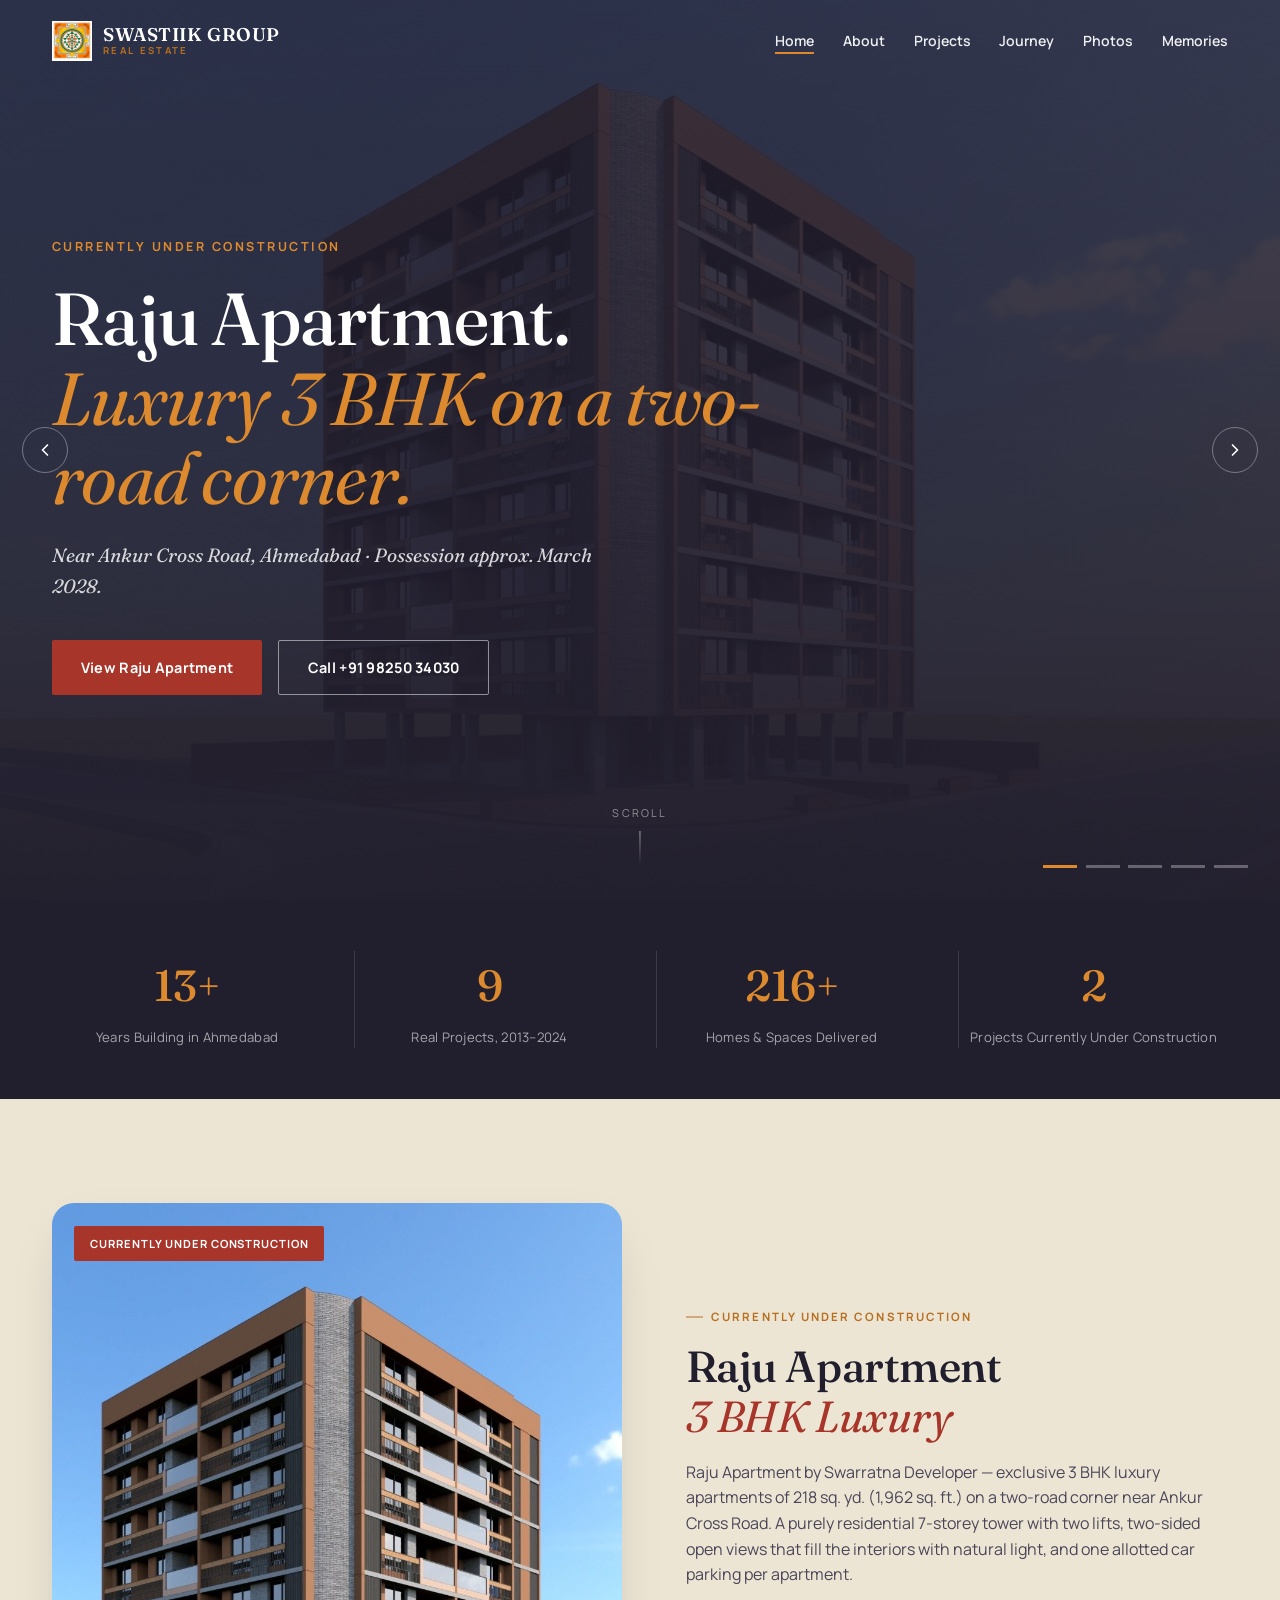
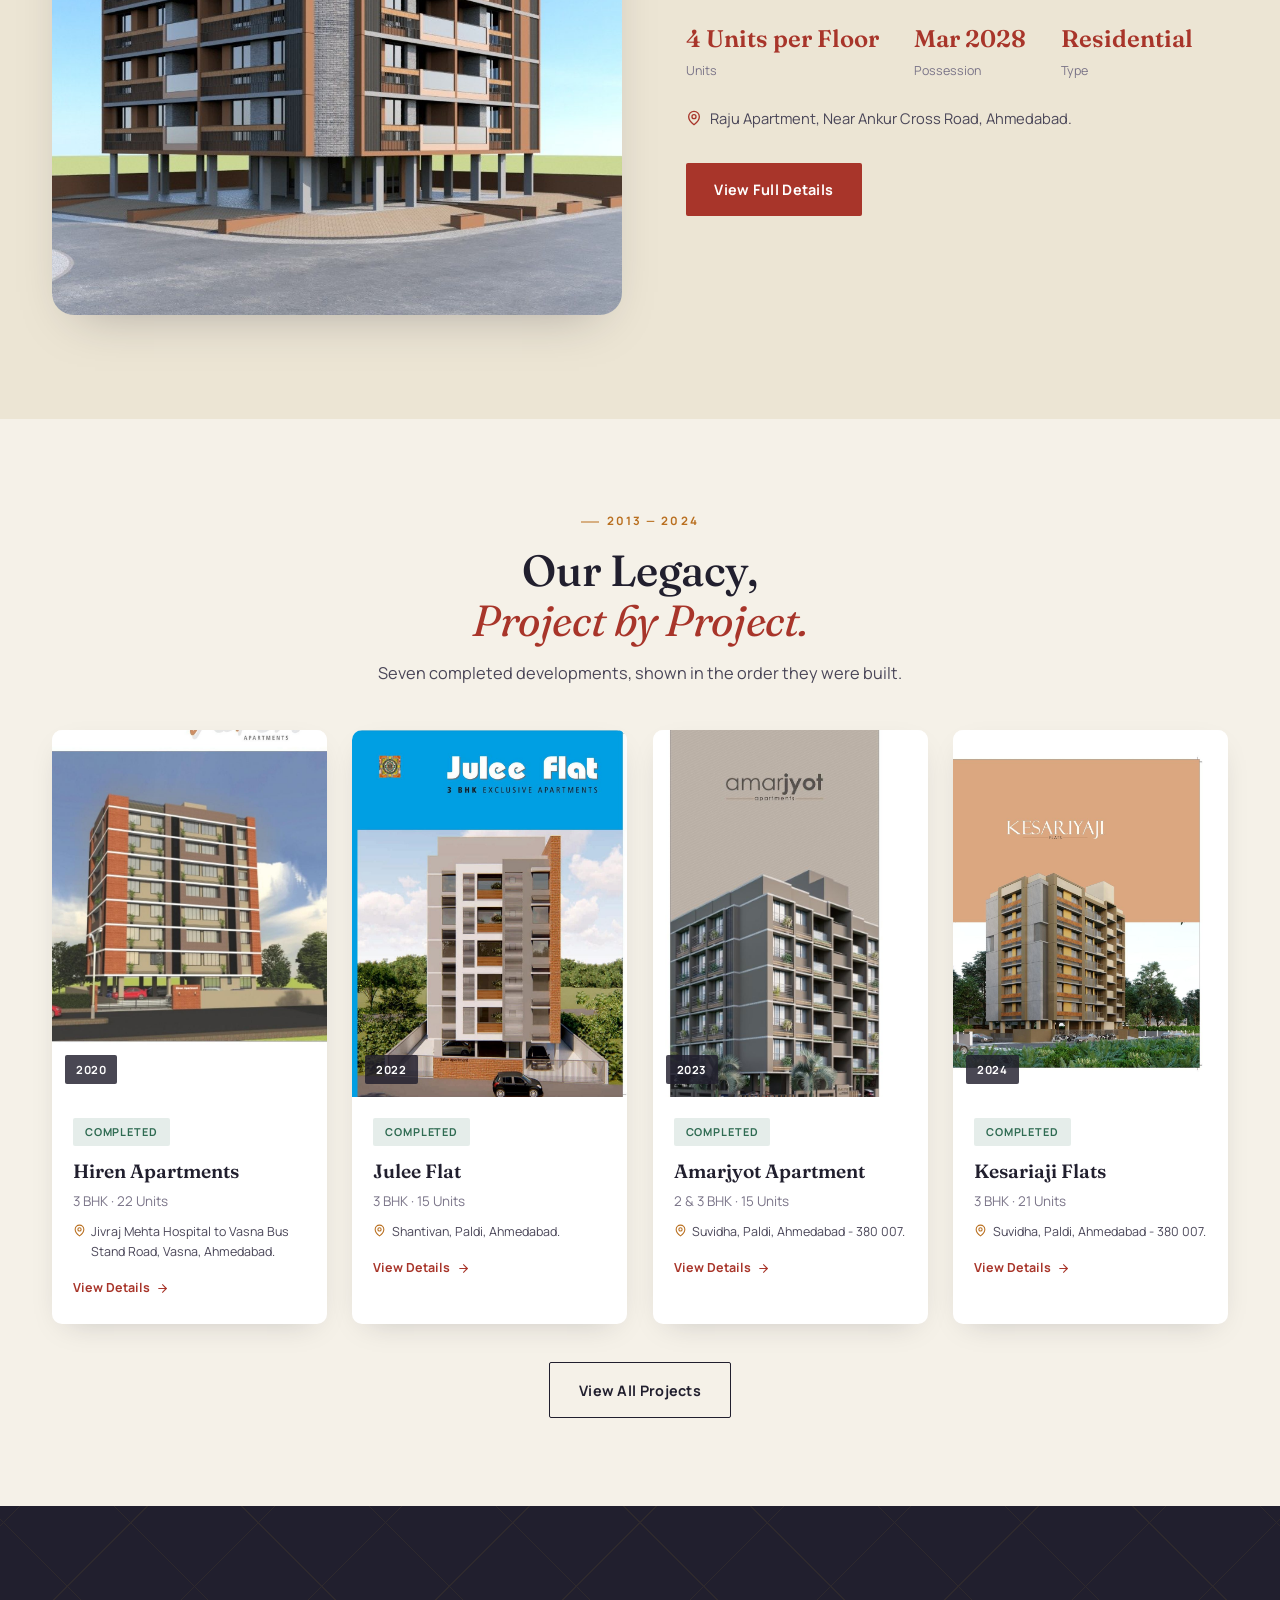
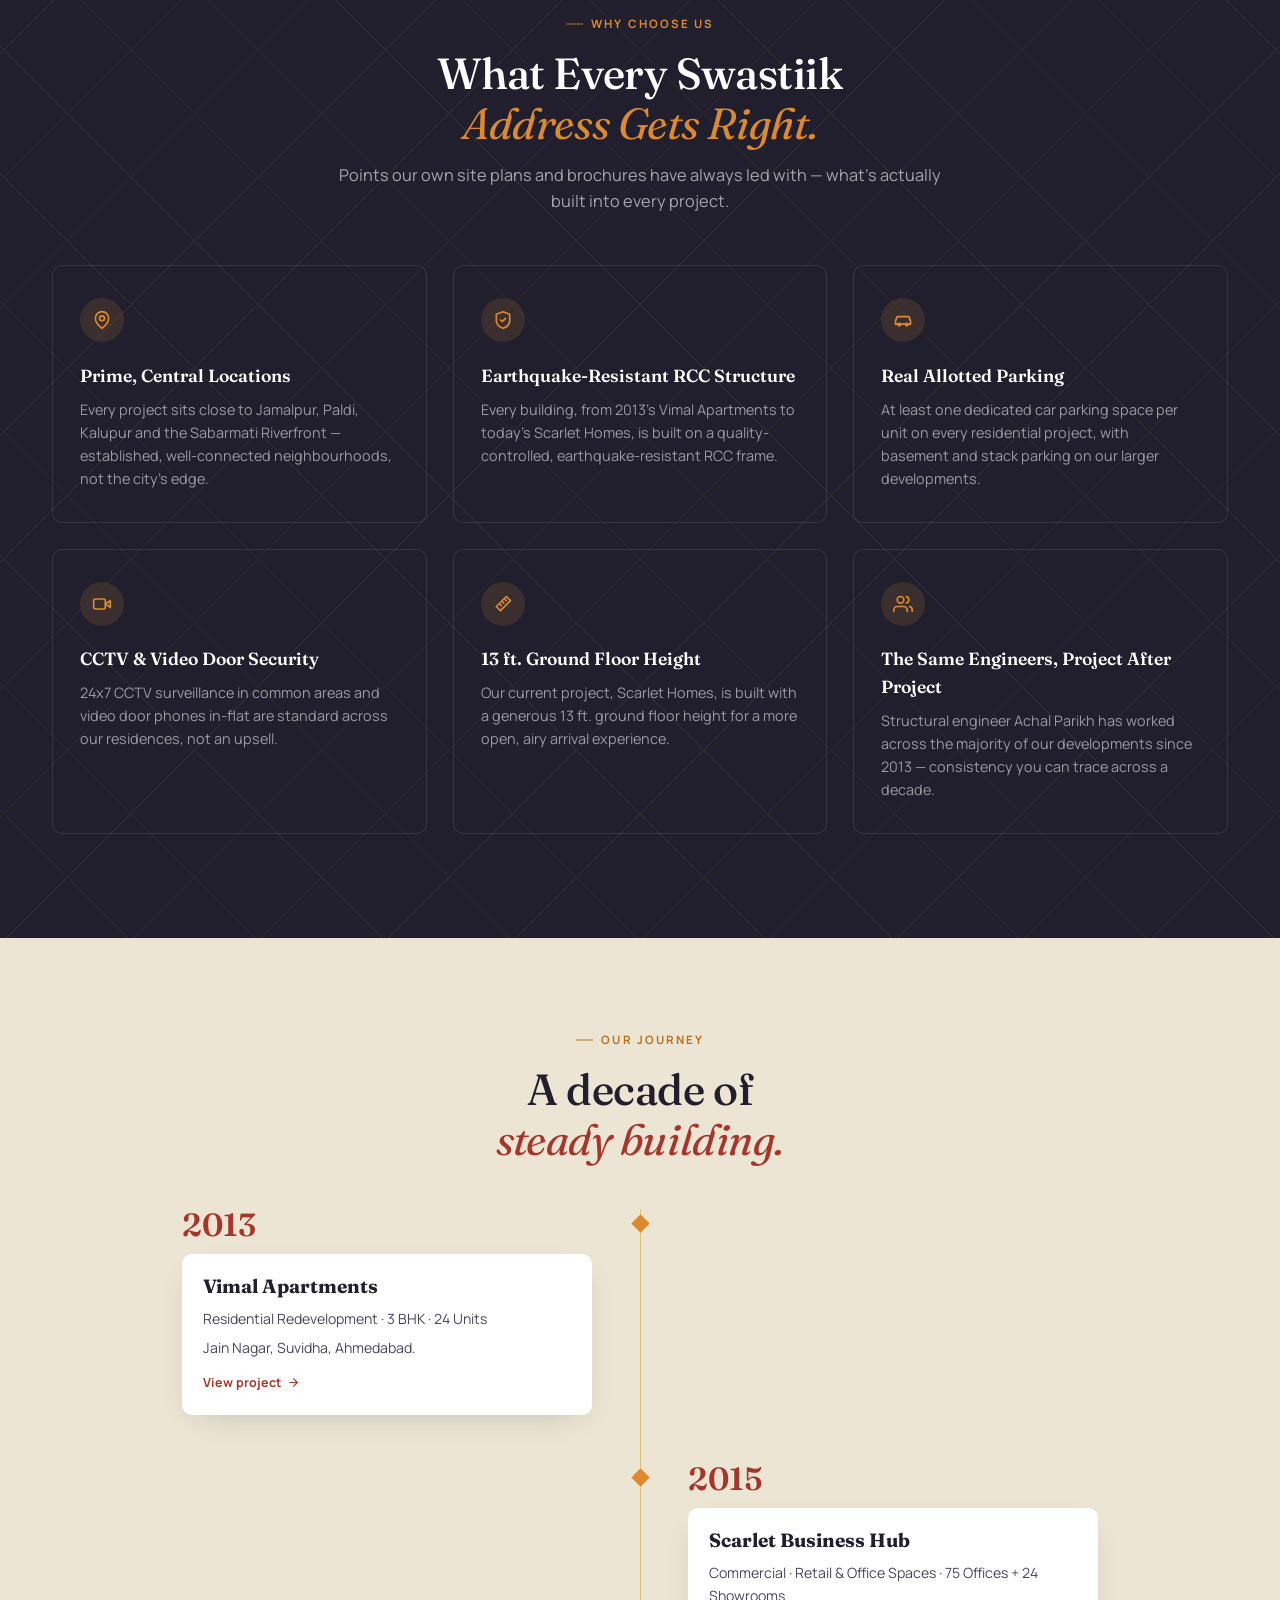
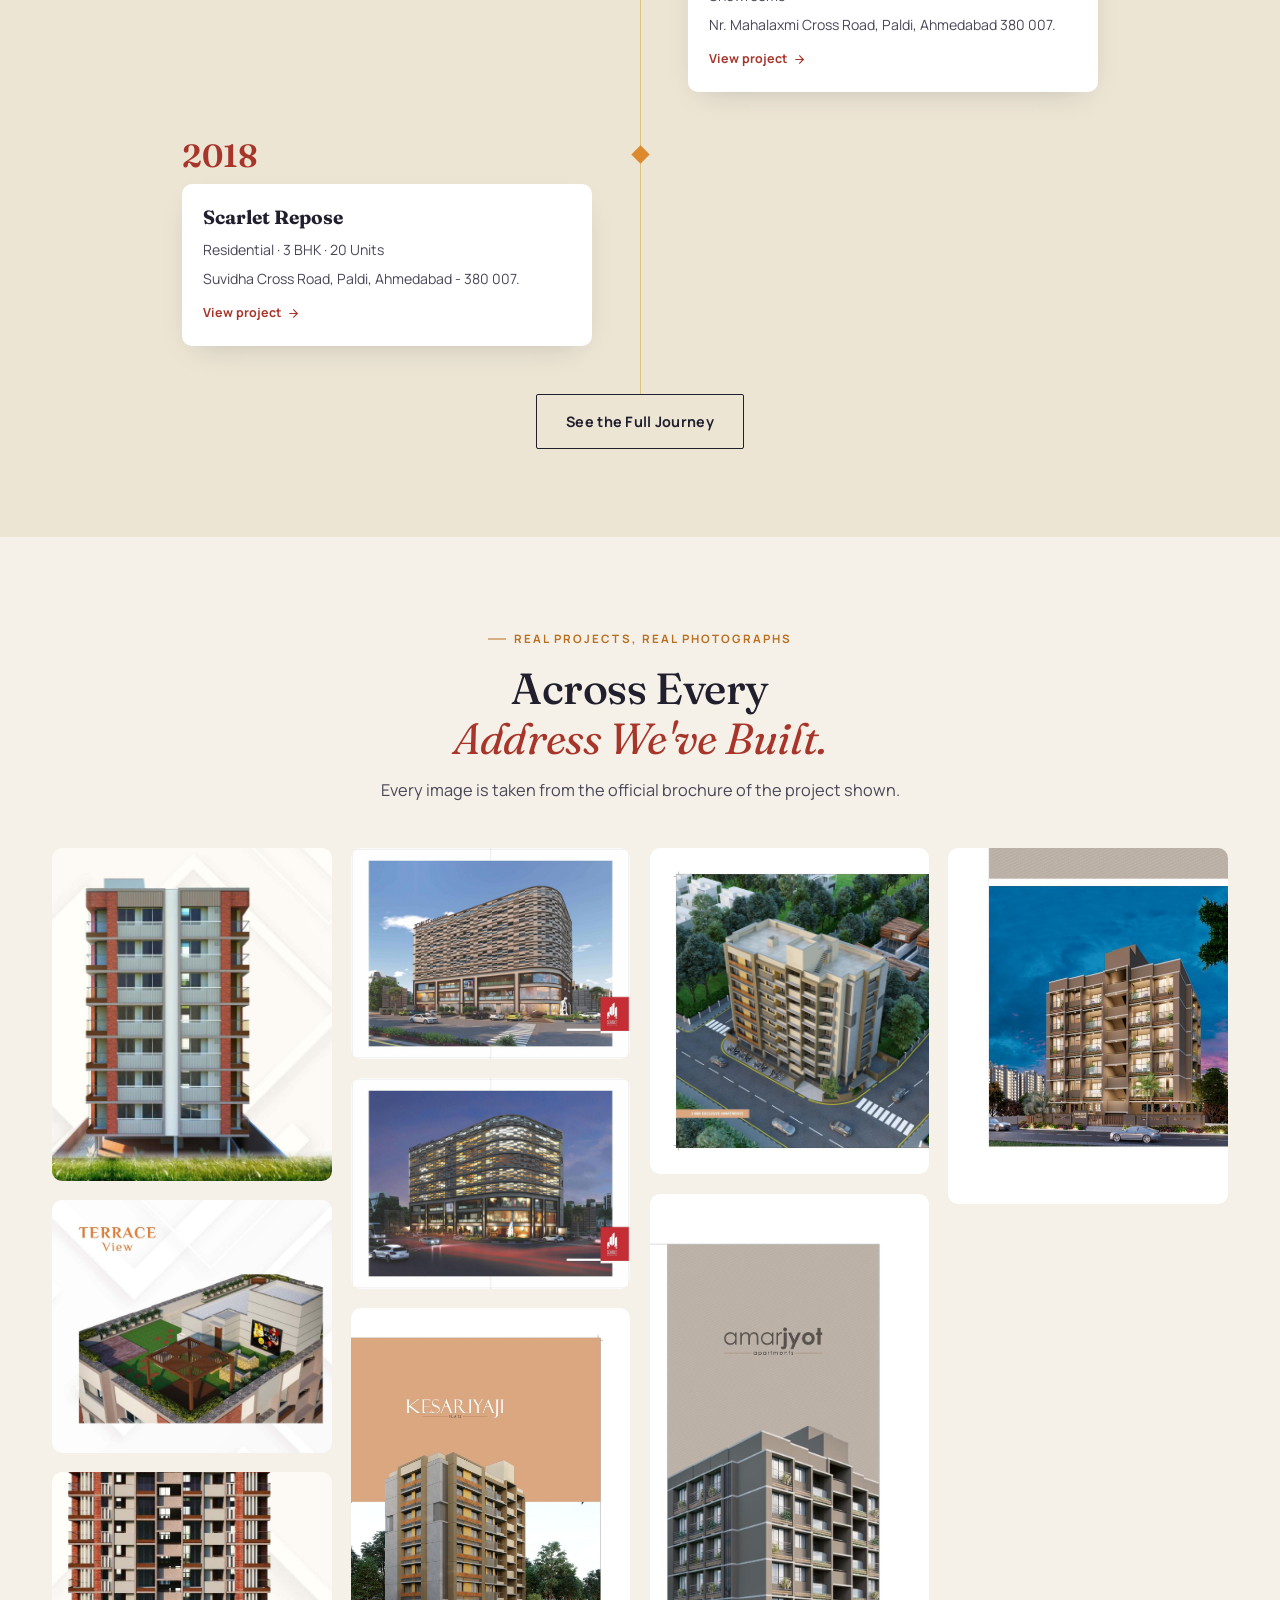
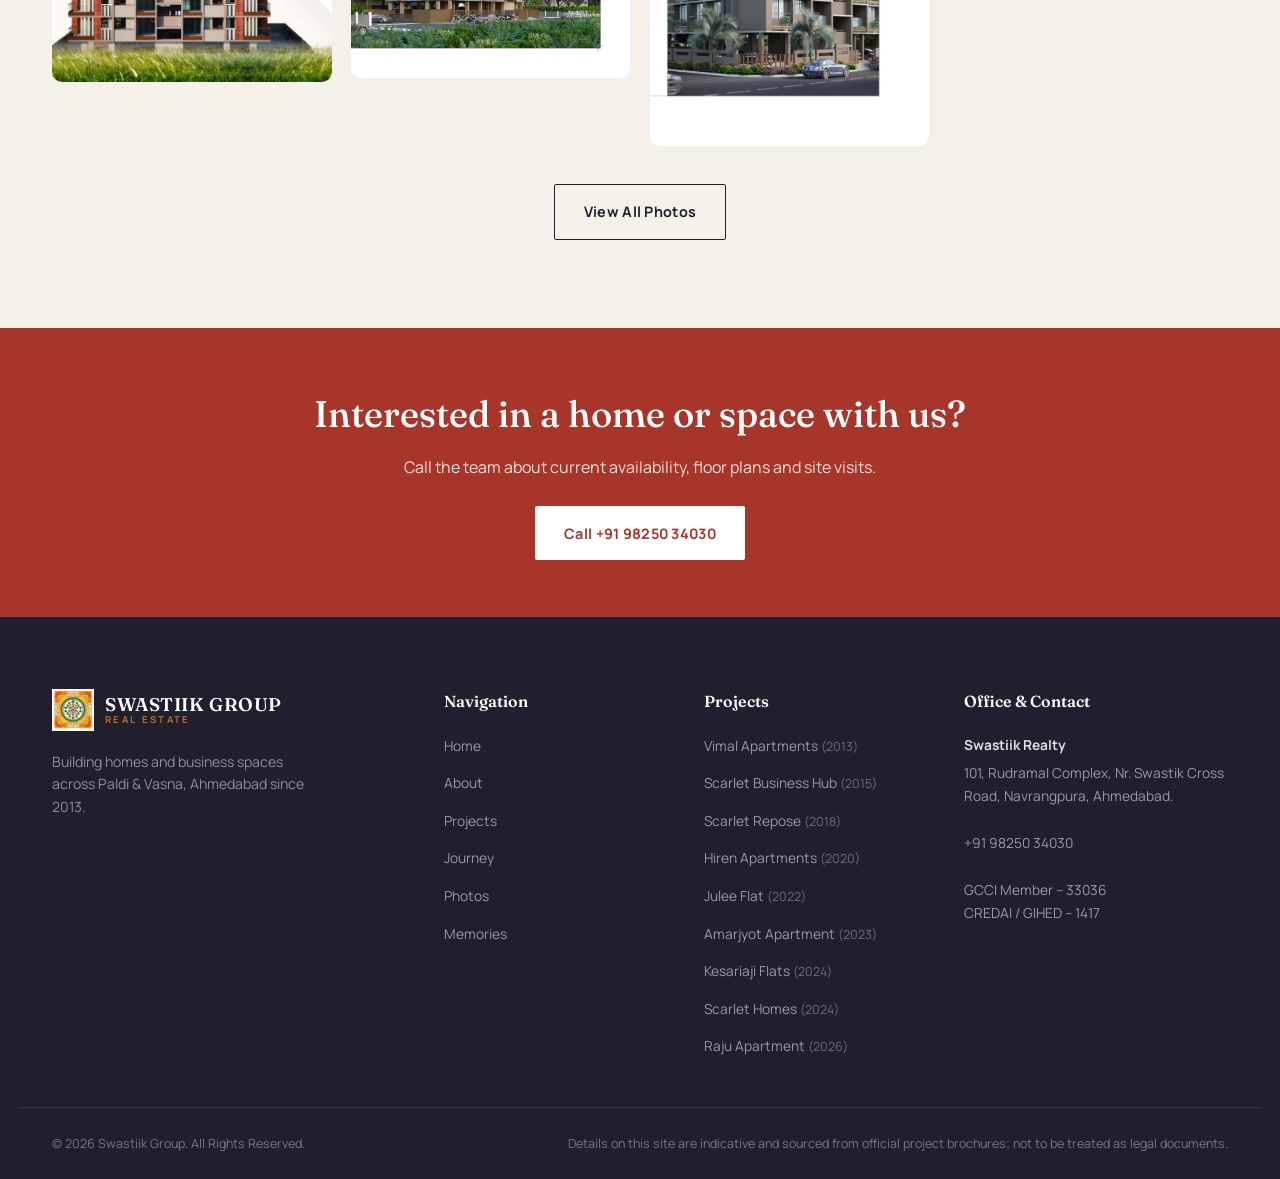
<file: index.html>
<!doctype html>
<html lang="en">
  <head>
    <meta charset="UTF-8" />
    <meta
      name="viewport"
      content="width=device-width, initial-scale=1.0, viewport-fit=cover"
    />
    <title>Swastiik Group | Real Estate Developers in Paldi, Ahmedabad</title>
    <meta
      name="description"
      content="Swastiik Group has been building homes and commercial spaces across Paldi and Vasna, Ahmedabad since 2013 — from Vimal Apartments to the ongoing Scarlet Homes."
    />
    <link rel="canonical" href="https://swastiikgroup.com/index.html" />
    <link rel="icon" type="image/png" href="images/favicon.png" />
    <meta
      property="og:title"
      content="Swastiik Group | Real Estate Developers in Paldi, Ahmedabad"
    />
    <meta
      property="og:description"
      content="Swastiik Group has been building homes and commercial spaces across Paldi and Vasna, Ahmedabad since 2013 — from Vimal Apartments to the ongoing Scarlet Homes."
    />
    <meta property="og:type" content="website" />
    <meta property="og:url" content="https://swastiikgroup.com/index.html" />
    <meta
      property="og:image"
      content="https://swastiikgroup.com/images/projects/shomes_hero.jpg"
    />
    <meta name="theme-color" content="#211f2e" />
    <script>
      document.documentElement.classList.add("js");
    </script>
    <link rel="preconnect" href="https://fonts.googleapis.com" />
    <link rel="preconnect" href="https://fonts.gstatic.com" crossorigin />
    <link
      href="https://fonts.googleapis.com/css2?family=Fraunces:ital,wght@0,400;0,500;0,600;1,400;1,500&family=Manrope:wght@400;500;600;700;800&display=swap"
      rel="stylesheet"
    />
    <link rel="stylesheet" href="style.css" />
    <link rel="stylesheet" href="pages.css" />
  </head>
  <body>
    <div class="splash-screen" id="splashScreen">
      <div class="splash-mark">
        <div class="splash-ring"></div>
        <img src="images/logo.png" alt="Swastiik Group" />
      </div>
      <p class="splash-wordmark">SWASTIIK <span>GROUP</span></p>
      <p class="splash-sub">Building Since 2013</p>
    </div>
    <nav id="navbar" class="navbar">
      <div class="nav-container">
        <a href="index.html" class="nav-logo"
          ><img src="images/logo.png" alt="Swastiik Group logo" />
          <div class="logo-text">
            <span class="logo-name">SWASTIIK GROUP</span
            ><span class="logo-sub">Real Estate</span>
          </div></a
        >
        <ul class="nav-links">
          <li><a href="index.html" class="nav-link active">Home</a></li>
          <li><a href="about.html" class="nav-link">About</a></li>
          <li><a href="projects.html" class="nav-link">Projects</a></li>
          <li><a href="journey.html" class="nav-link">Journey</a></li>
          <li><a href="photo.html" class="nav-link">Photos</a></li>
          <li><a href="memories.html" class="nav-link">Memories</a></li>
        </ul>
        <button
          class="hamburger"
          id="hamburger"
          aria-label="Toggle menu"
          aria-expanded="false"
        >
          <span></span><span></span><span></span>
        </button>
      </div>
      <div class="mobile-menu" id="mobileMenu">
        <ul class="mobile-nav-links">
          <li><a href="index.html" class="mobile-nav-link active">Home</a></li>
          <li><a href="about.html" class="mobile-nav-link">About</a></li>
          <li><a href="projects.html" class="mobile-nav-link">Projects</a></li>
          <li><a href="journey.html" class="mobile-nav-link">Journey</a></li>
          <li><a href="photo.html" class="mobile-nav-link">Photos</a></li>
          <li><a href="memories.html" class="mobile-nav-link">Memories</a></li>
        </ul>
      </div>
    </nav>
    <section class="hero" id="hero">
      <div class="slide active">
        <div class="hero-media">
          <img src="images/projects/raju_corner.jpg" alt="" />
        </div>
        <div class="hero-overlay"></div>
        <div class="hero-content">
          <p class="hero-eyebrow">Currently Under Construction</p>
          <h1 class="hero-title">
            Raju Apartment.<br /><em>Luxury 3 BHK on a two-road corner.</em>
          </h1>
          <p class="hero-sub">
            Near Ankur Cross Road, Ahmedabad &middot; Possession approx. March
            2028.
          </p>
          <div class="hero-actions">
            <a href="project-raju-apartment.html" class="btn btn-primary"
              >View Raju Apartment</a
            ><a href="tel:+919825034030" class="btn btn-outline"
              >Call +91 98250 34030</a
            >
          </div>
        </div>
      </div>
      <div class="slide">
        <div class="hero-media">
          <img src="images/projects/shomes_hero.jpg" alt="" loading="lazy" />
        </div>
        <div class="hero-overlay"></div>
        <div class="hero-content">
          <p class="hero-eyebrow">Currently Under Construction</p>
          <h2 class="hero-title">
            Scarlet Homes.<br /><em>28 elegant 3 BHK homes.</em>
          </h2>
          <p class="hero-sub">Rajnagar Char Rasta, behind NID, Paldi.</p>
          <div class="hero-actions">
            <a href="project-scarlet-homes.html" class="btn btn-primary"
              >View Scarlet Homes</a
            ><a href="tel:+919825034030" class="btn btn-outline"
              >Call +91 98250 34030</a
            >
          </div>
        </div>
      </div>
      <div class="slide">
        <div class="hero-media">
          <img src="images/projects/sbh_hero_night.jpg" alt="" loading="lazy" />
        </div>
        <div class="hero-overlay"></div>
        <div class="hero-content">
          <p class="hero-eyebrow">Commercial · 2015</p>
          <h2 class="hero-title">
            Scarlet Business Hub.<br /><em>An address built for business.</em>
          </h2>
          <p class="hero-sub">
            75 offices and 24 showrooms on Mahalaxmi Cross Road, Paldi.
          </p>
          <div class="hero-actions">
            <a href="project-scarlet-business-hub.html" class="btn btn-primary"
              >View project</a
            ><a href="tel:+919825034030" class="btn btn-outline"
              >Call +91 98250 34030</a
            >
          </div>
        </div>
      </div>
      <div class="slide">
        <div class="hero-media">
          <img
            src="images/projects/kesariaji_aerial.jpg"
            alt=""
            loading="lazy"
          />
        </div>
        <div class="hero-overlay"></div>
        <div class="hero-content">
          <p class="hero-eyebrow">Completed · 2024</p>
          <h2 class="hero-title">
            Kesariaji Flats.<br /><em>Back where the story began.</em>
          </h2>
          <p class="hero-sub">
            21 homes opposite Vimal Apartment, near Hirabaug Crossing.
          </p>
          <div class="hero-actions">
            <a href="project-kesariaji.html" class="btn btn-primary"
              >View project</a
            ><a href="tel:+919825034030" class="btn btn-outline"
              >Call +91 98250 34030</a
            >
          </div>
        </div>
      </div>
      <div class="slide">
        <div class="hero-media">
          <img src="images/projects/amarjyot_dusk.jpg" alt="" loading="lazy" />
        </div>
        <div class="hero-overlay"></div>
        <div class="hero-content">
          <p class="hero-eyebrow">Swastiik Group — Building Since 2013</p>
          <h2 class="hero-title">
            Eight Real Projects.<br /><em>One Growing Legacy in Paldi.</em>
          </h2>
          <p class="hero-sub">
            Residential and commercial developments across Paldi and Vasna,
            Ahmedabad.
          </p>
          <div class="hero-actions">
            <a href="projects.html" class="btn btn-primary"
              >Explore All Projects</a
            ><a href="tel:+919825034030" class="btn btn-outline"
              >Call +91 98250 34030</a
            >
          </div>
        </div>
      </div>
      <button class="hero-arrow prev" aria-label="Previous slide">
        <i data-lucide="chev-l" class=""></i></button
      ><button class="hero-arrow next" aria-label="Next slide">
        <i data-lucide="chev-r" class=""></i>
      </button>
      <div class="hero-dots"></div>
      <div class="hero-scroll-indicator">
        <span>Scroll</span>
        <div class="scroll-line"></div>
      </div>
    </section>
    <section class="stats-section">
      <div class="stats-grid">
        <div class="stat-item">
          <span class="stat-number" data-count="13">0</span
          ><span class="stat-suffix">+</span>
          <p class="stat-label">Years Building in Ahmedabad</p>
        </div>
        <div class="stat-item">
          <span class="stat-number" data-count="9">0</span>
          <p class="stat-label">Real Projects, 2013–2024</p>
        </div>
        <div class="stat-item">
          <span class="stat-number" data-count="216">0</span
          ><span class="stat-suffix">+</span>
          <p class="stat-label">Homes &amp; Spaces Delivered</p>
        </div>
        <div class="stat-item">
          <span class="stat-display">2</span>
          <p class="stat-label">Projects Currently Under Construction</p>
        </div>
      </div>
    </section>
    <!-- <section class="section">
      <div class="container split">
        <div class="split-media reveal">
          <img
            src="images/projects/vimal_hero.jpg"
            alt="Vimal Apartments, our first project"
            loading="lazy"
          />
        </div>
        <div class="reveal">
          <p class="section-eyebrow">About Swastiik Group</p>
          <h2 class="section-title">
            Building Paldi &amp; Vasna,<br /><em>one address at a time.</em>
          </h2>
          <p>
            Swastiik Group has been building homes and commercial spaces in
            Ahmedabad since 2013. Our first project, Vimal Apartments, was a
            ground-up redevelopment of twenty-four 3 BHK homes on Sanjivani
            Hospital Road, Jain Nagar.
          </p>
          <p>
            Since then we have delivered 7 projects across Paldi and Vasna — we
            are building Scarlet Homes behind NID and Raju Apartment near Ankur
            Cross Road today. Every page here is drawn from our official project
            brochures.
          </p>
          <a class="btn btn-primary" href="about.html">Read Our Story</a>
        </div>
      </div>
    </section> -->
    <section class="spotlight-section">
      <div class="spotlight-inner">
        <div class="spotlight-media reveal">
          <img
            src="images/projects/raju_corner.jpg"
            alt="Raju Apartment elevation"
          /><span class="spotlight-tag">Currently Under Construction</span>
        </div>
        <div class="spotlight-content reveal">
          <p class="section-eyebrow">Currently Under Construction</p>
          <h2 class="section-title">
            Raju Apartment<br /><em>3 BHK Luxury</em>
          </h2>
          <p class="spotlight-desc">
            Raju Apartment by Swarratna Developer — exclusive 3 BHK luxury
            apartments of 218 sq. yd. (1,962 sq. ft.) on a two-road corner near
            Ankur Cross Road. A purely residential 7-storey tower with two
            lifts, two-sided open views that fill the interiors with natural
            light, and one allotted car parking per apartment.
          </p>
          <div class="spotlight-facts">
            <div class="spotlight-fact">
              <span>4 Units per Floor</span>
              <p>Units</p>
            </div>
            <div class="spotlight-fact">
              <span>Mar 2028</span>
              <p>Possession</p>
            </div>
            <div class="spotlight-fact">
              <span>Residential</span>
              <p>Type</p>
            </div>
          </div>
          <p class="spotlight-address">
            <i data-lucide="map-pin" class=""></i> Raju Apartment, Near Ankur
            Cross Road, Ahmedabad.
          </p>
          <a class="btn btn-primary" href="project-raju-apartment.html"
            >View Full Details</a
          >
        </div>
      </div>
    </section>
    <section class="section">
      <div class="section-header">
        <p class="section-eyebrow">2013 — 2024</p>
        <h2 class="section-title">
          Our Legacy,<br /><em>Project by Project.</em>
        </h2>
        <p class="section-desc">
          Seven completed developments, shown in the order they were built.
        </p>
      </div>
      <div class="projects-grid">
        <a class="project-card reveal" href="project-hiren.html"
          ><div class="project-card-media">
            <img
              src="images/projects/hiren_hero.jpg"
              alt="Hiren Apartments elevation"
              loading="lazy"
              width="600"
              height="800"
            /><span class="project-year-tag">2020</span>
          </div>
          <div class="project-card-body">
            <span class="badge badge-completed">Completed</span>
            <h3>Hiren Apartments</h3>
            <p class="project-card-meta">3 BHK &middot; 22 Units</p>
            <p class="project-card-loc">
              <i data-lucide="map-pin" class=""></i> Jivraj Mehta Hospital to
              Vasna Bus Stand Road, Vasna, Ahmedabad.
            </p>
            <span class="project-card-link"
              >View Details <i data-lucide="arrow-right" class=""></i
            ></span></div></a
        ><a class="project-card reveal" href="project-julee.html"
          ><div class="project-card-media">
            <img
              src="images/projects/julee_hero.jpg"
              alt="Julee Flat elevation"
              loading="lazy"
              width="600"
              height="800"
            /><span class="project-year-tag">2022</span>
          </div>
          <div class="project-card-body">
            <span class="badge badge-completed">Completed</span>
            <h3>Julee Flat</h3>
            <p class="project-card-meta">3 BHK &middot; 15 Units</p>
            <p class="project-card-loc">
              <i data-lucide="map-pin" class=""></i> Shantivan, Paldi,
              Ahmedabad.
            </p>
            <span class="project-card-link"
              >View Details <i data-lucide="arrow-right" class=""></i
            ></span></div></a
        ><a class="project-card reveal" href="project-amarjyot.html"
          ><div class="project-card-media">
            <img
              src="images/projects/amarjyot_hero.jpg"
              alt="Amarjyot Apartment elevation"
              loading="lazy"
              width="600"
              height="800"
            /><span class="project-year-tag">2023</span>
          </div>
          <div class="project-card-body">
            <span class="badge badge-completed">Completed</span>
            <h3>Amarjyot Apartment</h3>
            <p class="project-card-meta">2 &amp; 3 BHK &middot; 15 Units</p>
            <p class="project-card-loc">
              <i data-lucide="map-pin" class=""></i> Suvidha, Paldi, Ahmedabad -
              380 007.
            </p>
            <span class="project-card-link"
              >View Details <i data-lucide="arrow-right" class=""></i
            ></span></div></a
        ><a class="project-card reveal" href="project-kesariaji.html"
          ><div class="project-card-media">
            <img
              src="images/projects/kesariaji_hero.jpg"
              alt="Kesariaji Flats elevation"
              loading="lazy"
              width="600"
              height="800"
            /><span class="project-year-tag">2024</span>
          </div>
          <div class="project-card-body">
            <span class="badge badge-completed">Completed</span>
            <h3>Kesariaji Flats</h3>
            <p class="project-card-meta">3 BHK &middot; 21 Units</p>
            <p class="project-card-loc">
              <i data-lucide="map-pin" class=""></i> Suvidha, Paldi, Ahmedabad -
              380 007.
            </p>
            <span class="project-card-link"
              >View Details <i data-lucide="arrow-right" class=""></i
            ></span></div
        ></a>
      </div>
      <p class="center mt-2">
        <a class="btn btn-dark" href="projects.html">View All Projects</a>
      </p>
    </section>
    <section class="whyus-section">
      <div class="yantra-lines"></div>
      <div style="position: relative; z-index: 1">
        <div class="section-header">
          <p class="section-eyebrow" style="color: var(--color-saffron)">
            Why Choose Us
          </p>
          <h2 class="section-title section-title-light">
            What Every Swastiik<br /><em>Address Gets Right.</em>
          </h2>
          <p class="section-desc" style="color: rgba(255, 255, 255, 0.6)">
            Points our own site plans and brochures have always led with —
            what's actually built into every project.
          </p>
        </div>
      </div>
      <div class="whyus-grid">
        <div class="whyus-card reveal">
          <div class="whyus-icon"><i data-lucide="map-pin" class=""></i></div>
          <h3>Prime, Central Locations</h3>
          <p>
            Every project sits close to Jamalpur, Paldi, Kalupur and the
            Sabarmati Riverfront — established, well-connected neighbourhoods,
            not the city's edge.
          </p>
        </div>
        <div class="whyus-card reveal">
          <div class="whyus-icon">
            <i data-lucide="shield-check" class=""></i>
          </div>
          <h3>Earthquake-Resistant RCC Structure</h3>
          <p>
            Every building, from 2013's Vimal Apartments to today's Scarlet
            Homes, is built on a quality-controlled, earthquake-resistant RCC
            frame.
          </p>
        </div>
        <div class="whyus-card reveal">
          <div class="whyus-icon"><i data-lucide="car" class=""></i></div>
          <h3>Real Allotted Parking</h3>
          <p>
            At least one dedicated car parking space per unit on every
            residential project, with basement and stack parking on our larger
            developments.
          </p>
        </div>
        <div class="whyus-card reveal">
          <div class="whyus-icon"><i data-lucide="video" class=""></i></div>
          <h3>CCTV &amp; Video Door Security</h3>
          <p>
            24x7 CCTV surveillance in common areas and video door phones in-flat
            are standard across our residences, not an upsell.
          </p>
        </div>
        <div class="whyus-card reveal">
          <div class="whyus-icon"><i data-lucide="ruler" class=""></i></div>
          <h3>13 ft. Ground Floor Height</h3>
          <p>
            Our current project, Scarlet Homes, is built with a generous 13 ft.
            ground floor height for a more open, airy arrival experience.
          </p>
        </div>
        <div class="whyus-card reveal">
          <div class="whyus-icon"><i data-lucide="users" class=""></i></div>
          <h3>The Same Engineers, Project After Project</h3>
          <p>
            Structural engineer Achal Parikh has worked across the majority of
            our developments since 2013 — consistency you can trace across a
            decade.
          </p>
        </div>
      </div>
    </section>
    <section class="section alt">
      <div class="section-header">
        <p class="section-eyebrow">Our Journey</p>
        <h2 class="section-title">
          A decade of<br /><em>steady building.</em>
        </h2>
      </div>
      <div class="timeline compact">
        <div class="tl-item reveal">
          <div class="tl-year">2013</div>
          <div class="tl-card">
            <div class="tl-body">
              <h3>Vimal Apartments</h3>
              <p>Residential Redevelopment &middot; 3 BHK &middot; 24 Units</p>
              <p>Jain Nagar, Suvidha, Ahmedabad.</p>
              <a class="project-card-link" href="project-vimal.html"
                >View project <i data-lucide="arrow-right" class=""></i
              ></a>
            </div>
          </div>
        </div>
        <div class="tl-item reveal">
          <div class="tl-year">2015</div>
          <div class="tl-card">
            <div class="tl-body">
              <h3>Scarlet Business Hub</h3>
              <p>
                Commercial &middot; Retail &amp; Office Spaces &middot; 75
                Offices + 24 Showrooms
              </p>
              <p>Nr. Mahalaxmi Cross Road, Paldi, Ahmedabad 380 007.</p>
              <a
                class="project-card-link"
                href="project-scarlet-business-hub.html"
                >View project <i data-lucide="arrow-right" class=""></i
              ></a>
            </div>
          </div>
        </div>
        <div class="tl-item reveal">
          <div class="tl-year">2018</div>
          <div class="tl-card">
            <div class="tl-body">
              <h3>Scarlet Repose</h3>
              <p>Residential &middot; 3 BHK &middot; 20 Units</p>
              <p>Suvidha Cross Road, Paldi, Ahmedabad - 380 007.</p>
              <a class="project-card-link" href="project-scarlet-repose.html"
                >View project <i data-lucide="arrow-right" class=""></i
              ></a>
            </div>
          </div>
        </div>
      </div>
      <p class="center">
        <a class="btn btn-dark" href="journey.html">See the Full Journey</a>
      </p>
    </section>
    <section class="section">
      <div class="section-header">
        <p class="section-eyebrow">Real Projects, Real Photographs</p>
        <h2 class="section-title">
          Across Every<br /><em>Address We've Built.</em>
        </h2>
        <p class="section-desc">
          Every image is taken from the official brochure of the project shown.
        </p>
      </div>
      <div class="gallery-masonry">
        <a
          class="gallery-item reveal"
          href="images/projects/shomes_hero.jpg"
          data-lb
          data-cap="Scarlet Homes · 2024"
          ><img
            src="images/projects/shomes_hero.jpg"
            alt="Scarlet Homes, 2024"
            loading="lazy"
          />
          <div class="gallery-caption">Scarlet Homes &middot; 2024</div></a
        ><a
          class="gallery-item reveal"
          href="images/projects/shomes_terrace.jpg"
          data-lb
          data-cap="Scarlet Homes · 2024"
          ><img
            src="images/projects/shomes_terrace.jpg"
            alt="Scarlet Homes, 2024"
            loading="lazy"
          />
          <div class="gallery-caption">Scarlet Homes &middot; 2024</div></a
        ><a
          class="gallery-item reveal"
          href="images/projects/shomes_small.jpg"
          data-lb
          data-cap="Scarlet Homes · 2024"
          ><img
            src="images/projects/shomes_small.jpg"
            alt="Scarlet Homes, 2024"
            loading="lazy"
          />
          <div class="gallery-caption">Scarlet Homes &middot; 2024</div></a
        ><a
          class="gallery-item reveal"
          href="images/projects/sbh_hero_day.jpg"
          data-lb
          data-cap="Scarlet Business Hub · 2015"
          ><img
            src="images/projects/sbh_hero_day.jpg"
            alt="Scarlet Business Hub, 2015"
            loading="lazy"
          />
          <div class="gallery-caption">
            Scarlet Business Hub &middot; 2015
          </div></a
        ><a
          class="gallery-item reveal"
          href="images/projects/sbh_hero_night.jpg"
          data-lb
          data-cap="Scarlet Business Hub · 2015"
          ><img
            src="images/projects/sbh_hero_night.jpg"
            alt="Scarlet Business Hub, 2015"
            loading="lazy"
          />
          <div class="gallery-caption">
            Scarlet Business Hub &middot; 2015
          </div></a
        ><a
          class="gallery-item reveal"
          href="images/projects/kesariaji_hero.jpg"
          data-lb
          data-cap="Kesariaji Flats · 2024"
          ><img
            src="images/projects/kesariaji_hero.jpg"
            alt="Kesariaji Flats, 2024"
            loading="lazy"
          />
          <div class="gallery-caption">Kesariaji Flats &middot; 2024</div></a
        ><a
          class="gallery-item reveal"
          href="images/projects/kesariaji_aerial.jpg"
          data-lb
          data-cap="Kesariaji Flats · 2024"
          ><img
            src="images/projects/kesariaji_aerial.jpg"
            alt="Kesariaji Flats, 2024"
            loading="lazy"
          />
          <div class="gallery-caption">Kesariaji Flats &middot; 2024</div></a
        ><a
          class="gallery-item reveal"
          href="images/projects/amarjyot_hero.jpg"
          data-lb
          data-cap="Amarjyot Apartment · 2023"
          ><img
            src="images/projects/amarjyot_hero.jpg"
            alt="Amarjyot Apartment, 2023"
            loading="lazy"
          />
          <div class="gallery-caption">Amarjyot Apartment &middot; 2023</div></a
        ><a
          class="gallery-item reveal"
          href="images/projects/amarjyot_dusk.jpg"
          data-lb
          data-cap="Amarjyot Apartment · 2023"
          ><img
            src="images/projects/amarjyot_dusk.jpg"
            alt="Amarjyot Apartment, 2023"
            loading="lazy"
          />
          <div class="gallery-caption">Amarjyot Apartment &middot; 2023</div></a
        >
      </div>
      <p class="center mt-2">
        <a class="btn btn-dark" href="photo.html">View All Photos</a>
      </p>
    </section>
    <section class="cta-band">
      <div class="container reveal">
        <h2>Interested in a home or space with us?</h2>
        <p>
          Call the team about current availability, floor plans and site visits.
        </p>
        <a class="btn" href="tel:+919825034030">Call +91 98250 34030</a>
      </div>
    </section>
    <footer class="footer">
      <div class="footer-inner">
        <div class="footer-brand">
          <div class="footer-logo">
            <img src="images/logo.png" alt="Swastiik Group logo" />
            <div class="logo-text">
              <span class="logo-name">SWASTIIK GROUP</span
              ><span class="logo-sub">Real Estate</span>
            </div>
          </div>
          <p class="footer-tagline">
            Building homes and business spaces across Paldi &amp; Vasna,
            Ahmedabad since 2013.
          </p>
        </div>
        <div class="footer-col">
          <h4>Navigation</h4>
          <ul>
            <li><a href="index.html">Home</a></li>
            <li><a href="about.html">About</a></li>
            <li><a href="projects.html">Projects</a></li>
            <li><a href="journey.html">Journey</a></li>
            <li><a href="photo.html">Photos</a></li>
            <li><a href="memories.html">Memories</a></li>
          </ul>
        </div>
        <div class="footer-col">
          <h4>Projects</h4>
          <ul>
            <li>
              <a href="project-vimal.html"
                >Vimal Apartments <span>(2013)</span></a
              >
            </li>
            <li>
              <a href="project-scarlet-business-hub.html"
                >Scarlet Business Hub <span>(2015)</span></a
              >
            </li>
            <li>
              <a href="project-scarlet-repose.html"
                >Scarlet Repose <span>(2018)</span></a
              >
            </li>
            <li>
              <a href="project-hiren.html"
                >Hiren Apartments <span>(2020)</span></a
              >
            </li>
            <li>
              <a href="project-julee.html">Julee Flat <span>(2022)</span></a>
            </li>
            <li>
              <a href="project-amarjyot.html"
                >Amarjyot Apartment <span>(2023)</span></a
              >
            </li>
            <li>
              <a href="project-kesariaji.html"
                >Kesariaji Flats <span>(2024)</span></a
              >
            </li>
            <li>
              <a href="project-scarlet-homes.html"
                >Scarlet Homes <span>(2024)</span></a
              >
            </li>
            <li>
              <a href="project-raju-apartment.html"
                >Raju Apartment <span>(2026)</span></a
              >
            </li>
          </ul>
        </div>
        <div class="footer-col">
          <h4>Office &amp; Contact</h4>
          <div class="footer-address-block">
            <strong>Swastiik Realty</strong>101, Rudramal Complex, Nr. Swastik
            Cross Road, Navrangpura, Ahmedabad.<br /><br /><a
              href="tel:+919825034030"
              >+91 98250 34030</a
            ><br /><br />GCCI Member &ndash; 33036<br />CREDAI / GIHED &ndash;
            1417
          </div>
        </div>
      </div>
      <div class="footer-bottom">
        <p>&copy; 2026 Swastiik Group. All Rights Reserved.</p>
        <div class="footer-legal">
          <span
            >Details on this site are indicative and sourced from official
            project brochures; not to be treated as legal documents.</span
          >
        </div>
      </div>
    </footer>
    <script src="site.js"></script>
  </body>
</html>
</file>
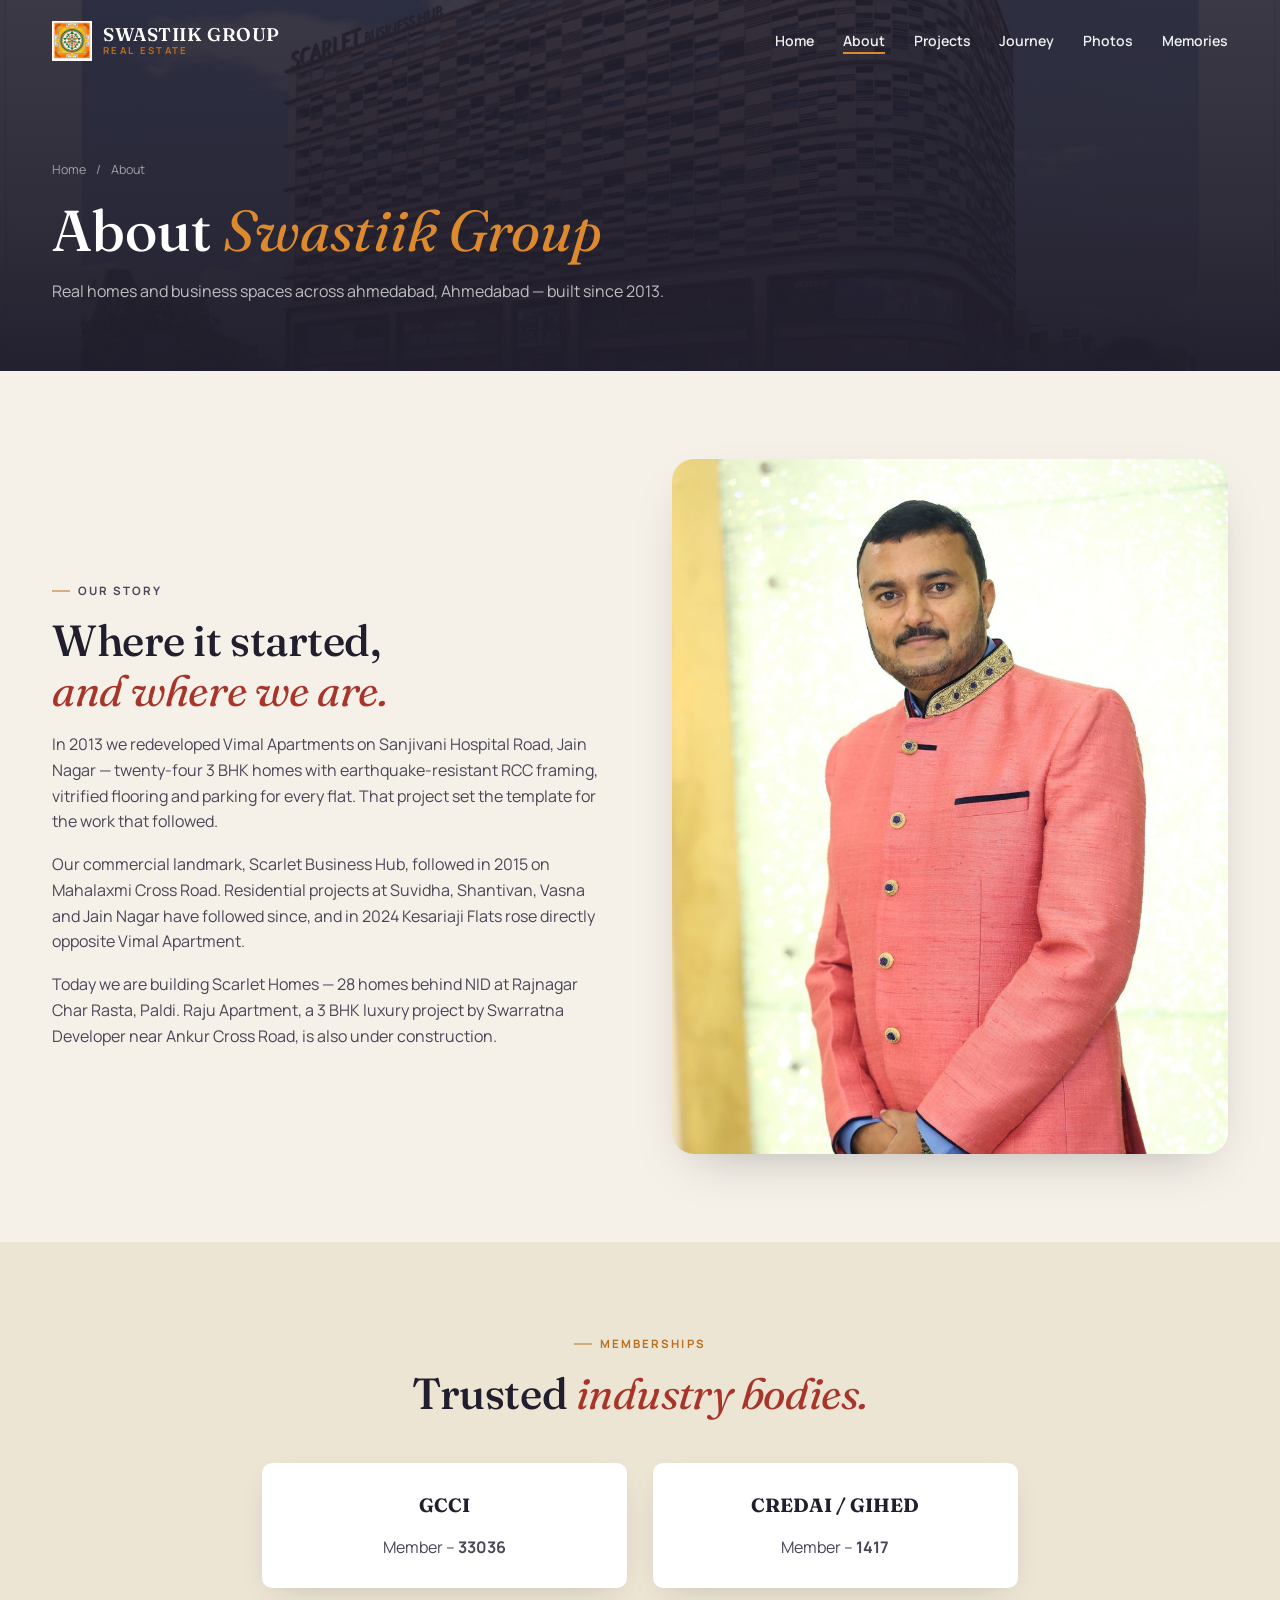
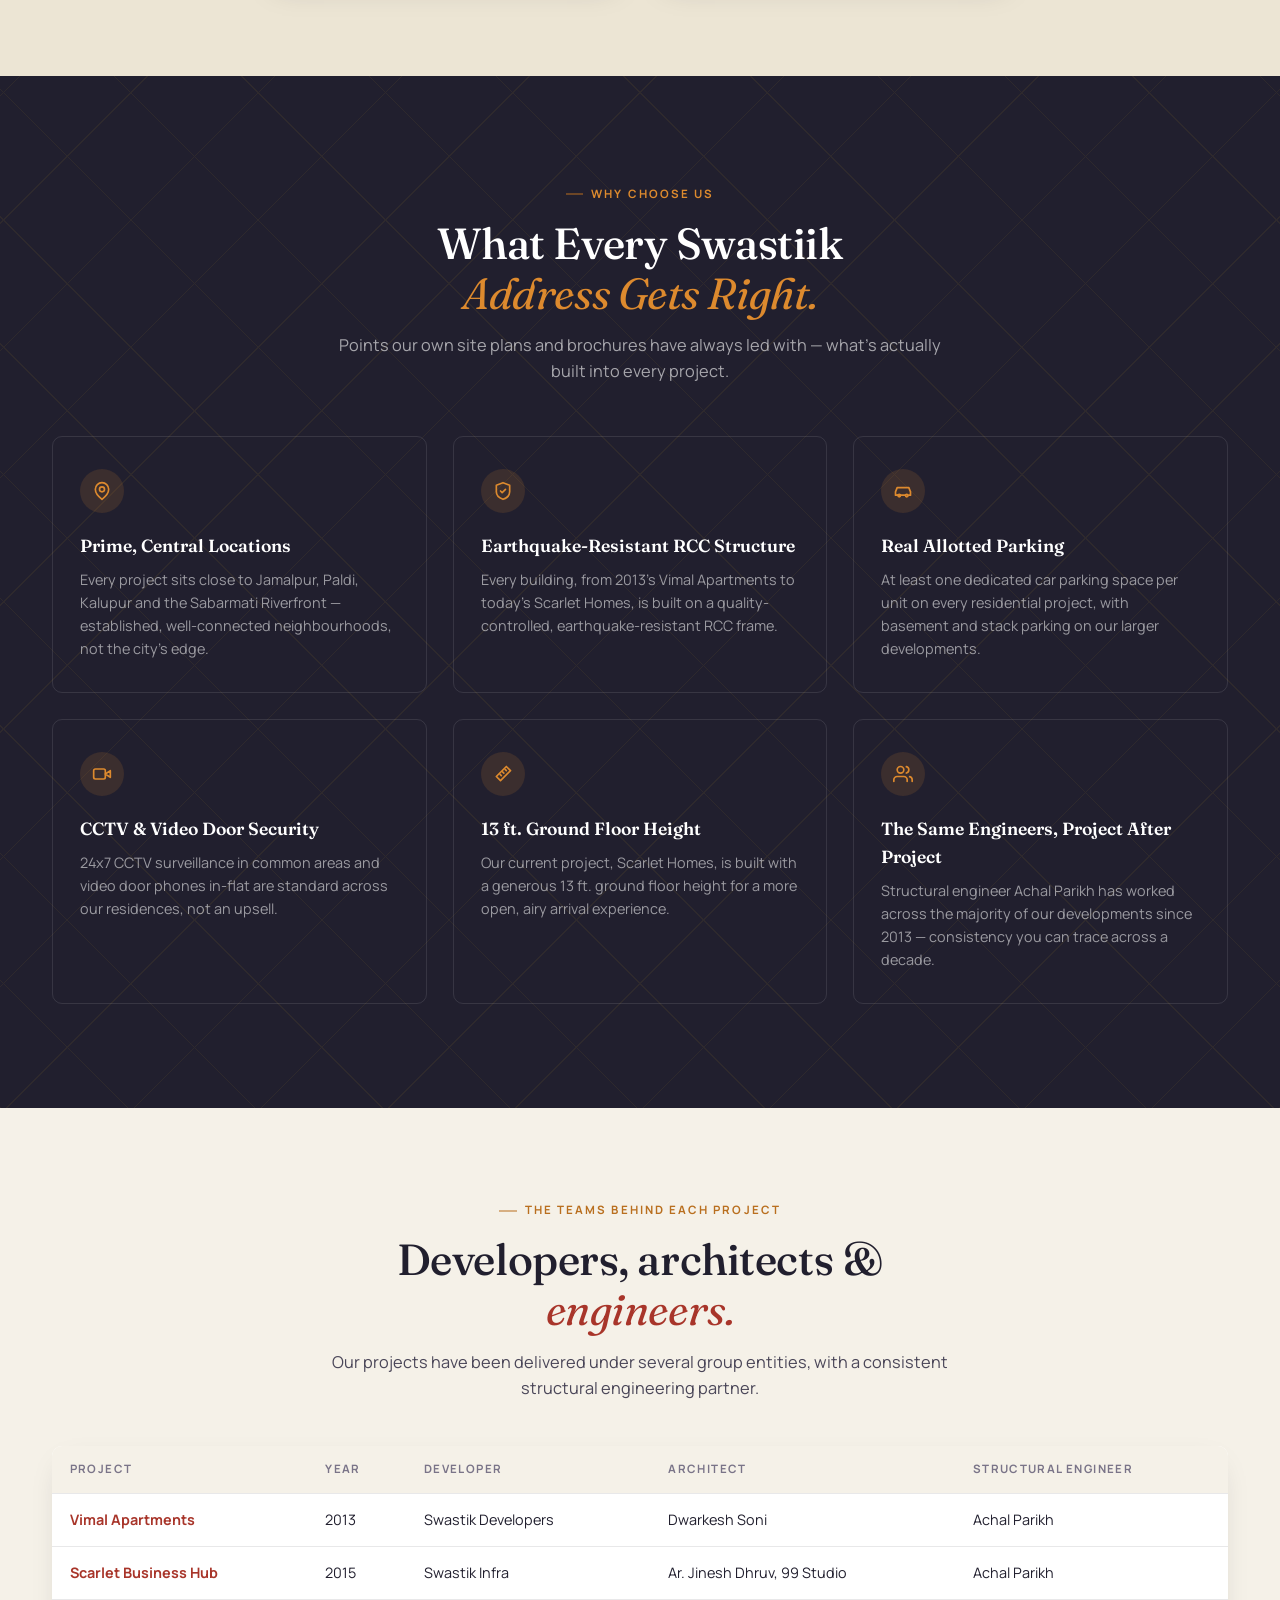
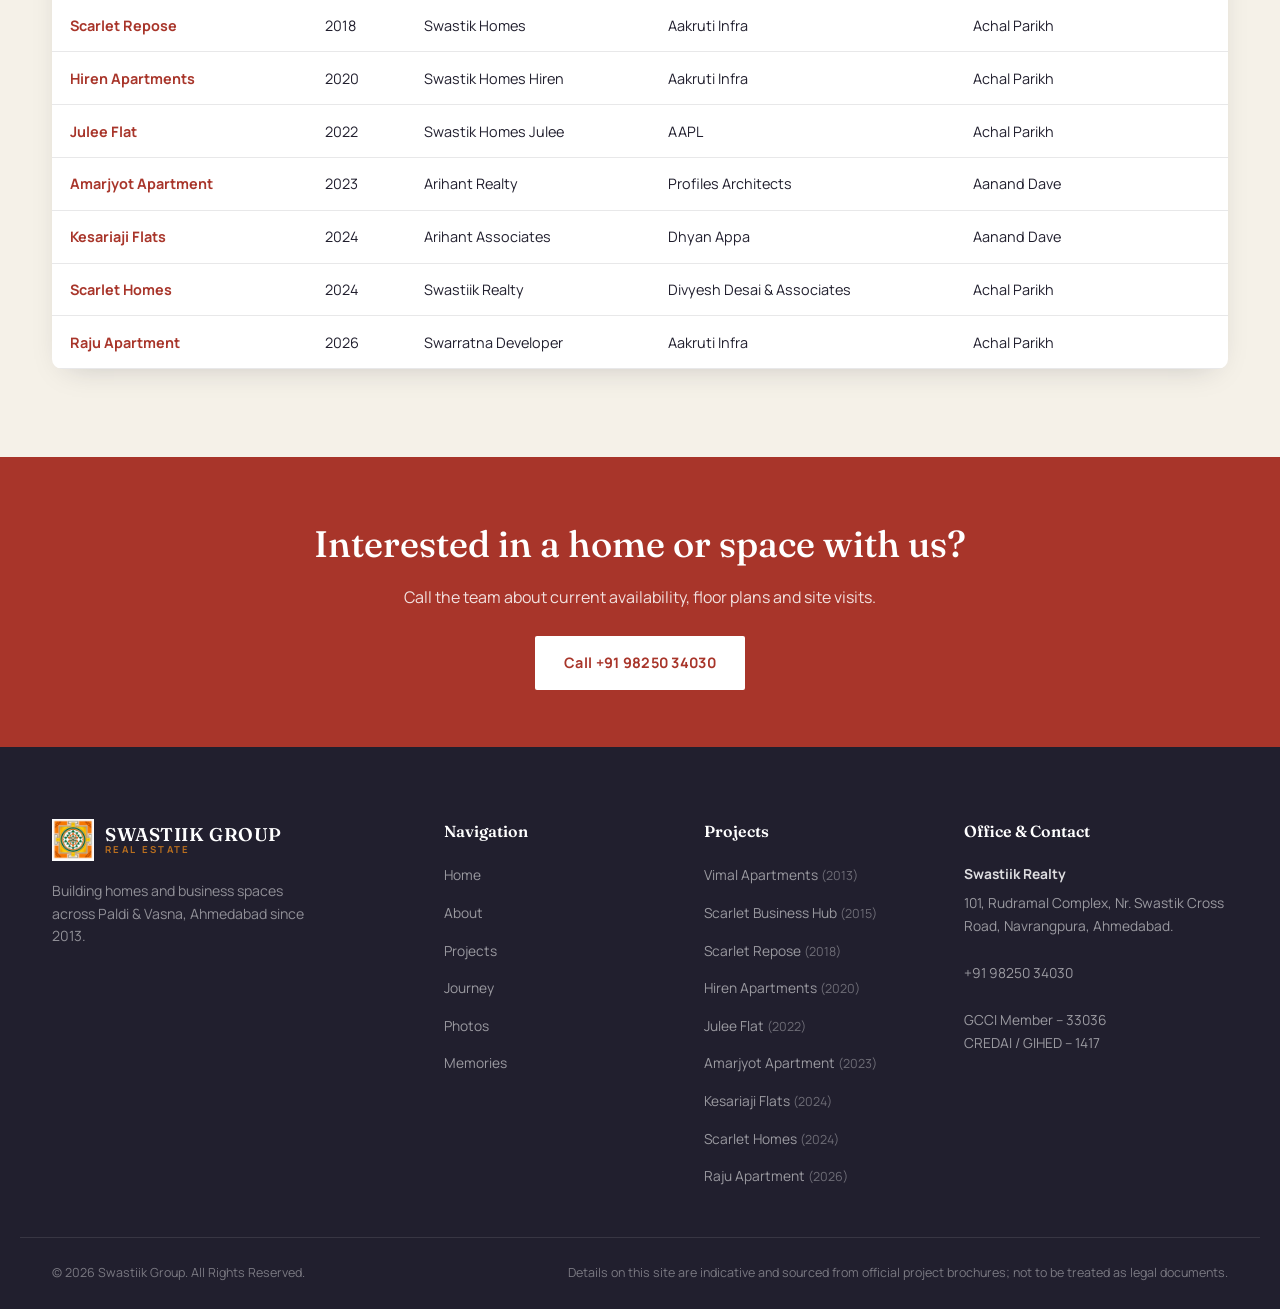
<file: about.html>
<!doctype html>
<html lang="en">
  <head>
    <meta charset="UTF-8" />
    <meta
      name="viewport"
      content="width=device-width, initial-scale=1.0, viewport-fit=cover"
    />
    <title>About Us | Swastiik Group, Ahmedabad</title>
    <meta
      name="description"
      content="The story of Swastiik Group — residential and commercial real estate developers in Paldi and Vasna, Ahmedabad, since 2013."
    />
    <link rel="canonical" href="https://swastiikgroup.com/about.html" />
    <link rel="icon" type="image/png" href="images/favicon.png" />
    <meta property="og:title" content="About Us | Swastiik Group, Ahmedabad" />
    <meta
      property="og:description"
      content="The story of Swastiik Group — residential and commercial real estate developers in Paldi and Vasna, Ahmedabad, since 2013."
    />
    <meta property="og:type" content="website" />
    <meta property="og:url" content="https://swastiikgroup.com/about.html" />
    <meta
      property="og:image"
      content="https://swastiikgroup.com/images/projects/sbh_hero_day.jpg"
    />
    <meta name="theme-color" content="#211f2e" />
    <script>
      document.documentElement.classList.add("js");
    </script>
    <link rel="preconnect" href="https://fonts.googleapis.com" />
    <link rel="preconnect" href="https://fonts.gstatic.com" crossorigin />
    <link
      href="https://fonts.googleapis.com/css2?family=Fraunces:ital,wght@0,400;0,500;0,600;1,400;1,500&family=Manrope:wght@400;500;600;700;800&display=swap"
      rel="stylesheet"
    />
    <link rel="stylesheet" href="style.css" />
    <link rel="stylesheet" href="pages.css" />
  </head>
  <body>
    <nav id="navbar" class="navbar">
      <div class="nav-container">
        <a href="index.html" class="nav-logo"
          ><img src="images/logo.png" alt="Swastiik Group logo" />
          <div class="logo-text">
            <span class="logo-name">SWASTIIK GROUP</span
            ><span class="logo-sub">Real Estate</span>
          </div></a
        >
        <ul class="nav-links">
          <li><a href="index.html" class="nav-link">Home</a></li>
          <li><a href="about.html" class="nav-link active">About</a></li>
          <li><a href="projects.html" class="nav-link">Projects</a></li>
          <li><a href="journey.html" class="nav-link">Journey</a></li>
          <li><a href="photo.html" class="nav-link">Photos</a></li>
          <li><a href="memories.html" class="nav-link">Memories</a></li>
        </ul>
        <button
          class="hamburger"
          id="hamburger"
          aria-label="Toggle menu"
          aria-expanded="false"
        >
          <span></span><span></span><span></span>
        </button>
      </div>
      <div class="mobile-menu" id="mobileMenu">
        <ul class="mobile-nav-links">
          <li><a href="index.html" class="mobile-nav-link">Home</a></li>
          <li><a href="about.html" class="mobile-nav-link active">About</a></li>
          <li><a href="projects.html" class="mobile-nav-link">Projects</a></li>
          <li><a href="journey.html" class="mobile-nav-link">Journey</a></li>
          <li><a href="photo.html" class="mobile-nav-link">Photos</a></li>
          <li><a href="memories.html" class="mobile-nav-link">Memories</a></li>
        </ul>
      </div>
    </nav>
    <header class="page-hero">
      <div class="hero-media">
        <img src="images/projects/sbh_hero_day.jpg" alt="" />
      </div>
      <div class="hero-overlay"></div>
      <div class="container">
        <p class="crumbs"><a href="index.html">Home</a> <span>/</span> About</p>
        <h1>About <em>Swastiik Group</em></h1>
        <p class="lead">
          Real homes and business spaces across ahmedabad, Ahmedabad — built
          since 2013.
        </p>
      </div>
    </header>
    <section class="section">
      <div class="container split">
        <div class="reveal">
          <p class="section-eyebrow">Our Story</p>
          <h2 class="section-title">
            Where it started,<br /><em>and where we are.</em>
          </h2>
          <p>
            In 2013 we redeveloped Vimal Apartments on Sanjivani Hospital Road,
            Jain Nagar — twenty-four 3 BHK homes with earthquake-resistant RCC
            framing, vitrified flooring and parking for every flat. That project
            set the template for the work that followed.
          </p>
          <p>
            Our commercial landmark, Scarlet Business Hub, followed in 2015 on
            Mahalaxmi Cross Road. Residential projects at Suvidha, Shantivan,
            Vasna and Jain Nagar have followed since, and in 2024 Kesariaji
            Flats rose directly opposite Vimal Apartment.
          </p>
          <p>
            Today we are building Scarlet Homes — 28 homes behind NID at
            Rajnagar Char Rasta, Paldi. Raju Apartment, a 3 BHK luxury project
            by Swarratna Developer near Ankur Cross Road, is also under
            construction.
          </p>
        </div>
        <div class="split-media reveal">
          <img
            src="images/about.jpg"
            alt="Swastiik Group"
            loading="lazy"
            style="object-position: 50% 18%"
          />
        </div>
      </div>
    </section>
    <section class="section alt">
      <div class="section-header">
        <p class="section-eyebrow">Memberships</p>
        <h2 class="section-title">Trusted <em>industry bodies.</em></h2>
      </div>
      <div
        class="container grid-3"
        style="max-width: 820px; grid-template-columns: 1fr 1fr"
      >
        <div class="card reveal center">
          <h3>GCCI</h3>
          <p class="lead-p" style="color: var(--color-ink-soft)">
            Member &ndash; <strong>33036</strong>
          </p>
        </div>
        <div class="card reveal center">
          <h3>CREDAI / GIHED</h3>
          <p class="lead-p" style="color: var(--color-ink-soft)">
            Member &ndash; <strong>1417</strong>
          </p>
        </div>
      </div>
    </section>
    <section class="whyus-section">
      <div class="yantra-lines"></div>
      <div style="position: relative; z-index: 1">
        <div class="section-header">
          <p class="section-eyebrow" style="color: var(--color-saffron)">
            Why Choose Us
          </p>
          <h2 class="section-title section-title-light">
            What Every Swastiik<br /><em>Address Gets Right.</em>
          </h2>
          <p class="section-desc" style="color: rgba(255, 255, 255, 0.6)">
            Points our own site plans and brochures have always led with —
            what's actually built into every project.
          </p>
        </div>
      </div>
      <div class="whyus-grid">
        <div class="whyus-card reveal">
          <div class="whyus-icon"><i data-lucide="map-pin" class=""></i></div>
          <h3>Prime, Central Locations</h3>
          <p>
            Every project sits close to Jamalpur, Paldi, Kalupur and the
            Sabarmati Riverfront — established, well-connected neighbourhoods,
            not the city's edge.
          </p>
        </div>
        <div class="whyus-card reveal">
          <div class="whyus-icon">
            <i data-lucide="shield-check" class=""></i>
          </div>
          <h3>Earthquake-Resistant RCC Structure</h3>
          <p>
            Every building, from 2013's Vimal Apartments to today's Scarlet
            Homes, is built on a quality-controlled, earthquake-resistant RCC
            frame.
          </p>
        </div>
        <div class="whyus-card reveal">
          <div class="whyus-icon"><i data-lucide="car" class=""></i></div>
          <h3>Real Allotted Parking</h3>
          <p>
            At least one dedicated car parking space per unit on every
            residential project, with basement and stack parking on our larger
            developments.
          </p>
        </div>
        <div class="whyus-card reveal">
          <div class="whyus-icon"><i data-lucide="video" class=""></i></div>
          <h3>CCTV &amp; Video Door Security</h3>
          <p>
            24x7 CCTV surveillance in common areas and video door phones in-flat
            are standard across our residences, not an upsell.
          </p>
        </div>
        <div class="whyus-card reveal">
          <div class="whyus-icon"><i data-lucide="ruler" class=""></i></div>
          <h3>13 ft. Ground Floor Height</h3>
          <p>
            Our current project, Scarlet Homes, is built with a generous 13 ft.
            ground floor height for a more open, airy arrival experience.
          </p>
        </div>
        <div class="whyus-card reveal">
          <div class="whyus-icon"><i data-lucide="users" class=""></i></div>
          <h3>The Same Engineers, Project After Project</h3>
          <p>
            Structural engineer Achal Parikh has worked across the majority of
            our developments since 2013 — consistency you can trace across a
            decade.
          </p>
        </div>
      </div>
    </section>
    <section class="section">
      <div class="section-header">
        <p class="section-eyebrow">The Teams Behind Each Project</p>
        <h2 class="section-title">
          Developers, architects &amp;<br /><em>engineers.</em>
        </h2>
        <p class="section-desc">
          Our projects have been delivered under several group entities, with a
          consistent structural engineering partner.
        </p>
      </div>
      <div class="container">
        <div class="table-wrap reveal">
          <table class="data">
            <thead>
              <tr>
                <th>Project</th>
                <th>Year</th>
                <th>Developer</th>
                <th>Architect</th>
                <th>Structural Engineer</th>
              </tr>
            </thead>
            <tbody>
              <tr>
                <td><a href="project-vimal.html">Vimal Apartments</a></td>
                <td>2013</td>
                <td>Swastik Developers</td>
                <td>Dwarkesh Soni</td>
                <td>Achal Parikh</td>
              </tr>
              <tr>
                <td>
                  <a href="project-scarlet-business-hub.html"
                    >Scarlet Business Hub</a
                  >
                </td>
                <td>2015</td>
                <td>Swastik Infra</td>
                <td>Ar. Jinesh Dhruv, 99 Studio</td>
                <td>Achal Parikh</td>
              </tr>
              <tr>
                <td>
                  <a href="project-scarlet-repose.html">Scarlet Repose</a>
                </td>
                <td>2018</td>
                <td>Swastik Homes</td>
                <td>Aakruti Infra</td>
                <td>Achal Parikh</td>
              </tr>
              <tr>
                <td><a href="project-hiren.html">Hiren Apartments</a></td>
                <td>2020</td>
                <td>Swastik Homes Hiren</td>
                <td>Aakruti Infra</td>
                <td>Achal Parikh</td>
              </tr>
              <tr>
                <td><a href="project-julee.html">Julee Flat</a></td>
                <td>2022</td>
                <td>Swastik Homes Julee</td>
                <td>AAPL</td>
                <td>Achal Parikh</td>
              </tr>
              <tr>
                <td><a href="project-amarjyot.html">Amarjyot Apartment</a></td>
                <td>2023</td>
                <td>Arihant Realty</td>
                <td>Profiles Architects</td>
                <td>Aanand Dave</td>
              </tr>
              <tr>
                <td><a href="project-kesariaji.html">Kesariaji Flats</a></td>
                <td>2024</td>
                <td>Arihant Associates</td>
                <td>Dhyan Appa</td>
                <td>Aanand Dave</td>
              </tr>
              <tr>
                <td><a href="project-scarlet-homes.html">Scarlet Homes</a></td>
                <td>2024</td>
                <td>Swastiik Realty</td>
                <td>Divyesh Desai &amp; Associates</td>
                <td>Achal Parikh</td>
              </tr>
              <tr>
                <td>
                  <a href="project-raju-apartment.html">Raju Apartment</a>
                </td>
                <td>2026</td>
                <td>Swarratna Developer</td>
                <td>Aakruti Infra</td>
                <td>Achal Parikh</td>
              </tr>
            </tbody>
          </table>
        </div>
      </div>
    </section>
    <section class="cta-band">
      <div class="container reveal">
        <h2>Interested in a home or space with us?</h2>
        <p>
          Call the team about current availability, floor plans and site visits.
        </p>
        <a class="btn" href="tel:+919825034030">Call +91 98250 34030</a>
      </div>
    </section>
    <footer class="footer">
      <div class="footer-inner">
        <div class="footer-brand">
          <div class="footer-logo">
            <img src="images/logo.png" alt="Swastiik Group logo" />
            <div class="logo-text">
              <span class="logo-name">SWASTIIK GROUP</span
              ><span class="logo-sub">Real Estate</span>
            </div>
          </div>
          <p class="footer-tagline">
            Building homes and business spaces across Paldi &amp; Vasna,
            Ahmedabad since 2013.
          </p>
        </div>
        <div class="footer-col">
          <h4>Navigation</h4>
          <ul>
            <li><a href="index.html">Home</a></li>
            <li><a href="about.html">About</a></li>
            <li><a href="projects.html">Projects</a></li>
            <li><a href="journey.html">Journey</a></li>
            <li><a href="photo.html">Photos</a></li>
            <li><a href="memories.html">Memories</a></li>
          </ul>
        </div>
        <div class="footer-col">
          <h4>Projects</h4>
          <ul>
            <li>
              <a href="project-vimal.html"
                >Vimal Apartments <span>(2013)</span></a
              >
            </li>
            <li>
              <a href="project-scarlet-business-hub.html"
                >Scarlet Business Hub <span>(2015)</span></a
              >
            </li>
            <li>
              <a href="project-scarlet-repose.html"
                >Scarlet Repose <span>(2018)</span></a
              >
            </li>
            <li>
              <a href="project-hiren.html"
                >Hiren Apartments <span>(2020)</span></a
              >
            </li>
            <li>
              <a href="project-julee.html">Julee Flat <span>(2022)</span></a>
            </li>
            <li>
              <a href="project-amarjyot.html"
                >Amarjyot Apartment <span>(2023)</span></a
              >
            </li>
            <li>
              <a href="project-kesariaji.html"
                >Kesariaji Flats <span>(2024)</span></a
              >
            </li>
            <li>
              <a href="project-scarlet-homes.html"
                >Scarlet Homes <span>(2024)</span></a
              >
            </li>
            <li>
              <a href="project-raju-apartment.html"
                >Raju Apartment <span>(2026)</span></a
              >
            </li>
          </ul>
        </div>
        <div class="footer-col">
          <h4>Office &amp; Contact</h4>
          <div class="footer-address-block">
            <strong>Swastiik Realty</strong>101, Rudramal Complex, Nr. Swastik
            Cross Road, Navrangpura, Ahmedabad.<br /><br /><a
              href="tel:+919825034030"
              >+91 98250 34030</a
            ><br /><br />GCCI Member &ndash; 33036<br />CREDAI / GIHED &ndash;
            1417
          </div>
        </div>
      </div>
      <div class="footer-bottom">
        <p>&copy; 2026 Swastiik Group. All Rights Reserved.</p>
        <div class="footer-legal">
          <span
            >Details on this site are indicative and sourced from official
            project brochures; not to be treated as legal documents.</span
          >
        </div>
      </div>
    </footer>
    <script src="site.js"></script>
  </body>
</html>
</file>
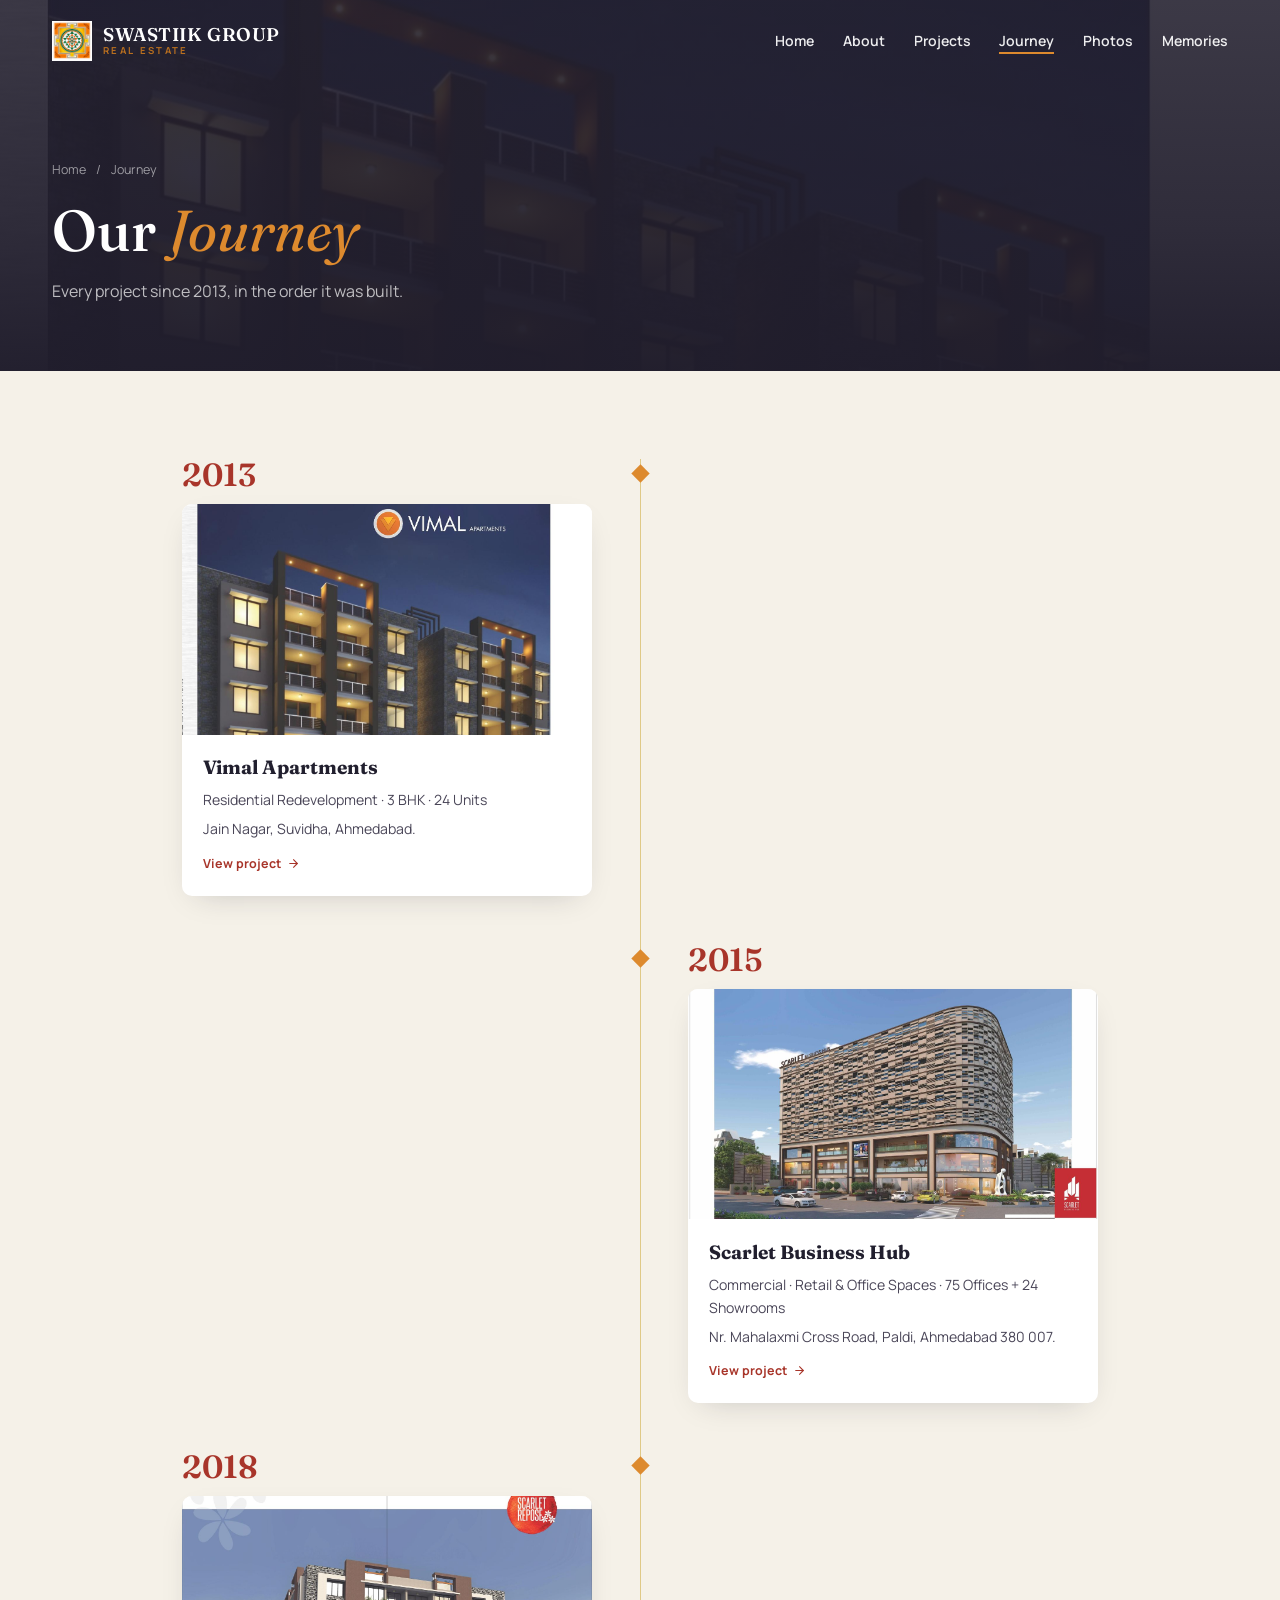
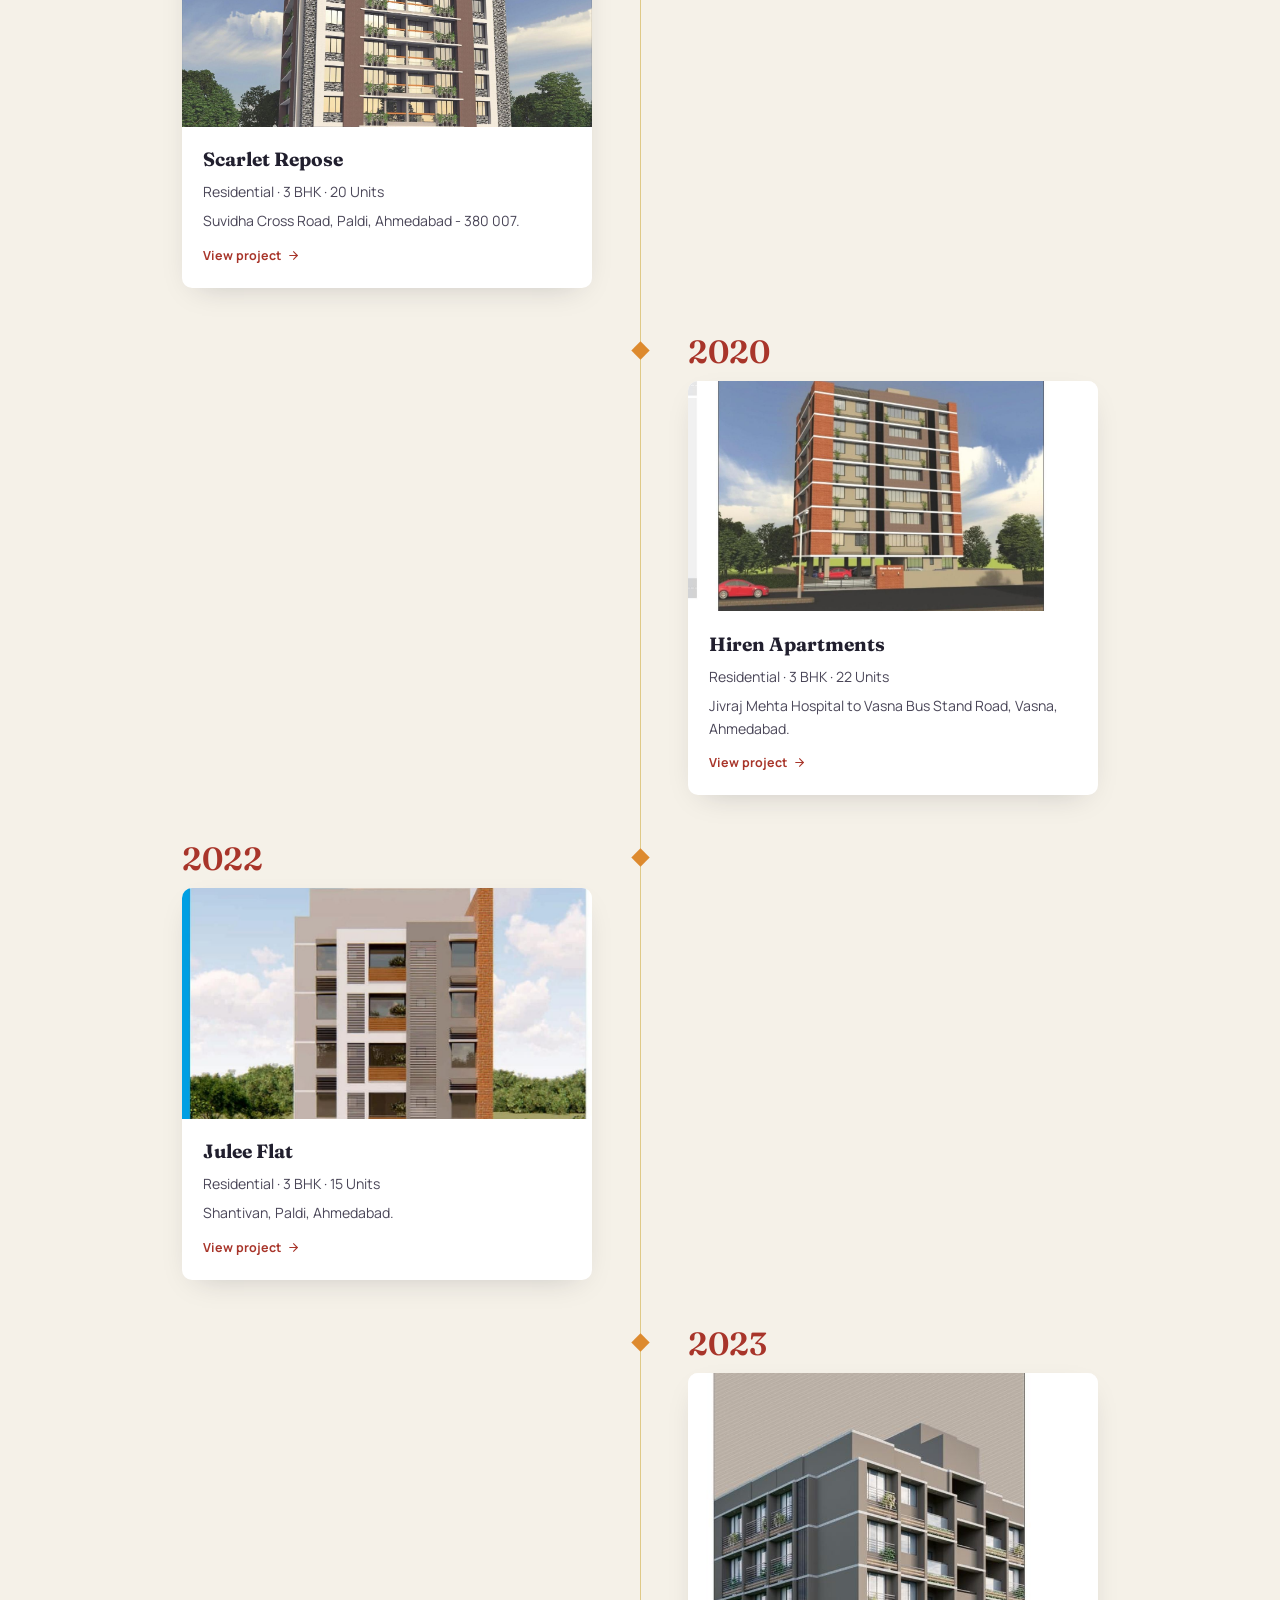
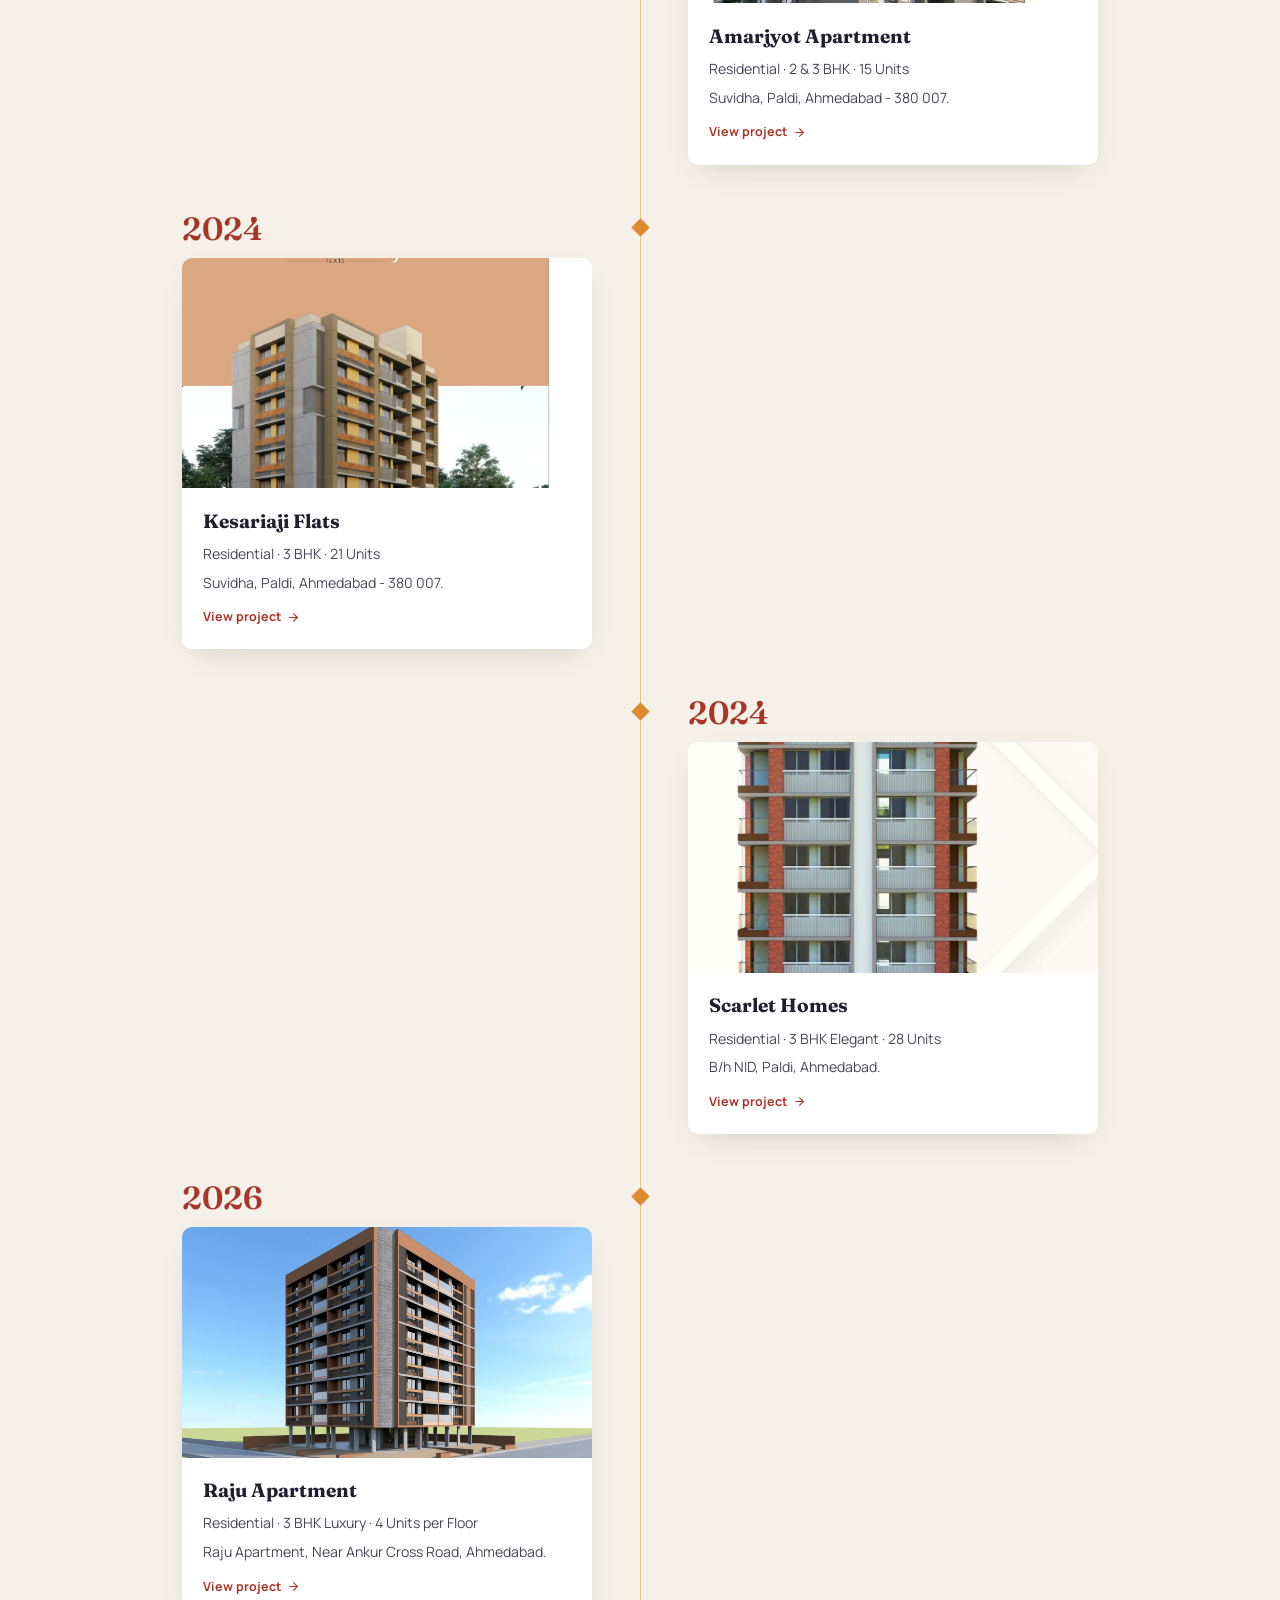
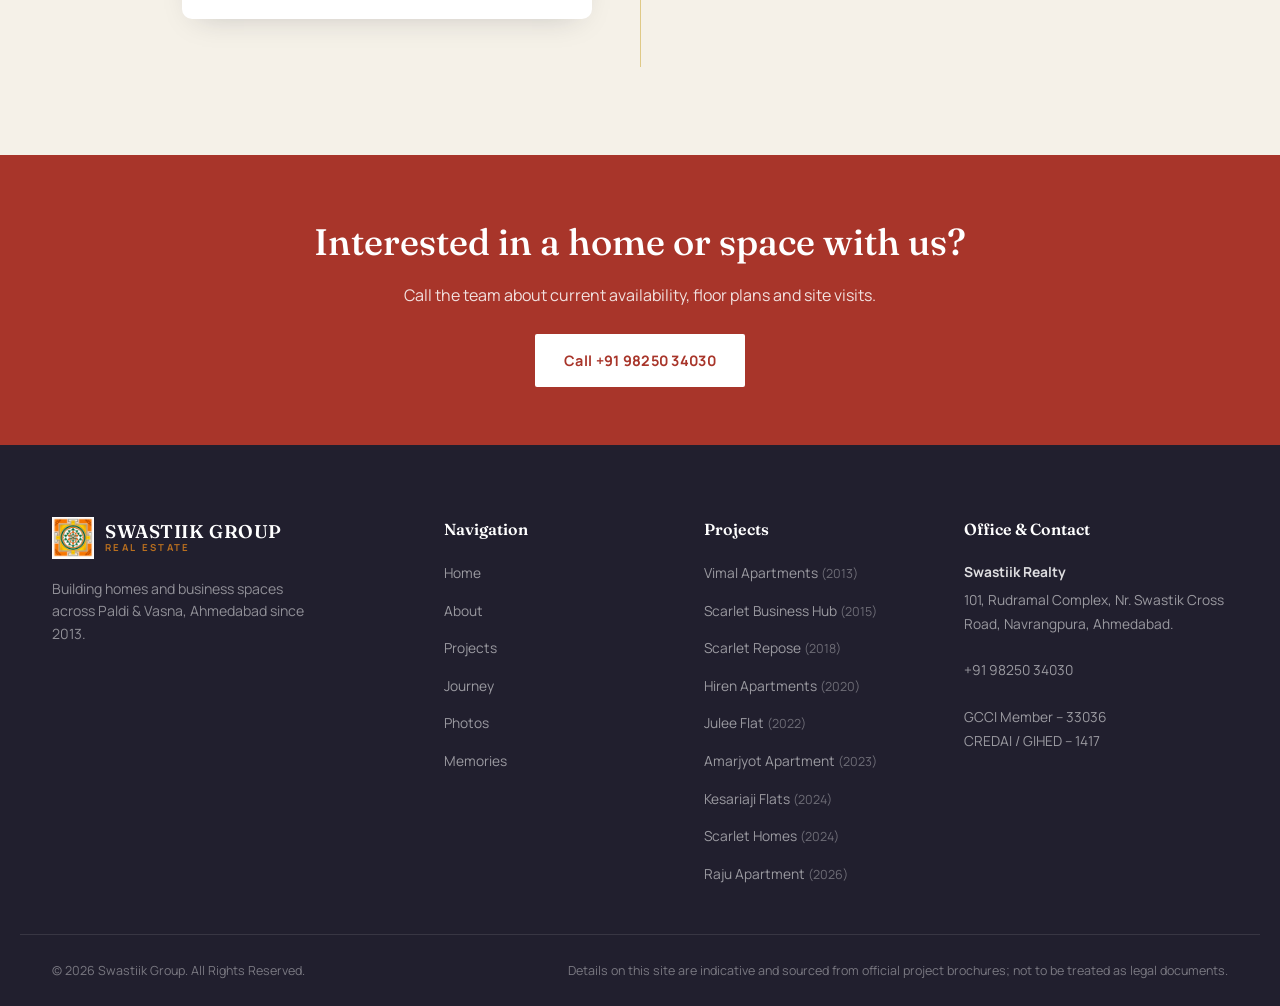
<file: journey.html>
<!DOCTYPE html>
<html lang="en">
<head>
<meta charset="UTF-8">
<meta name="viewport" content="width=device-width, initial-scale=1.0, viewport-fit=cover">
<title>Our Journey 2013–2024 | Swastiik Group</title>
<meta name="description" content="A timeline of every Swastiik Group project from Vimal Apartments (2013) to Scarlet Homes.">
<link rel="canonical" href="https://swastiikgroup.com/journey.html">
<link rel="icon" type="image/png" href="images/favicon.png">
<meta property="og:title" content="Our Journey 2013–2024 | Swastiik Group">
<meta property="og:description" content="A timeline of every Swastiik Group project from Vimal Apartments (2013) to Scarlet Homes.">
<meta property="og:type" content="website">
<meta property="og:url" content="https://swastiikgroup.com/journey.html">
<meta property="og:image" content="https://swastiikgroup.com/images/projects/shomes_hero.jpg">
<meta name="theme-color" content="#211f2e">
<script>document.documentElement.classList.add("js")</script>
<link rel="preconnect" href="https://fonts.googleapis.com">
<link rel="preconnect" href="https://fonts.gstatic.com" crossorigin>
<link href="https://fonts.googleapis.com/css2?family=Fraunces:ital,wght@0,400;0,500;0,600;1,400;1,500&family=Manrope:wght@400;500;600;700;800&display=swap" rel="stylesheet">
<link rel="stylesheet" href="style.css">
<link rel="stylesheet" href="pages.css">
</head>
<body>

<nav id="navbar" class="navbar">
 <div class="nav-container">
  <a href="index.html" class="nav-logo"><img src="images/logo.png" alt="Swastiik Group logo"><div class="logo-text"><span class="logo-name">SWASTIIK GROUP</span><span class="logo-sub">Real Estate</span></div></a>
  <ul class="nav-links"><li><a href="index.html" class="nav-link">Home</a></li><li><a href="about.html" class="nav-link">About</a></li><li><a href="projects.html" class="nav-link">Projects</a></li><li><a href="journey.html" class="nav-link active">Journey</a></li><li><a href="photo.html" class="nav-link">Photos</a></li><li><a href="memories.html" class="nav-link">Memories</a></li></ul>
  <button class="hamburger" id="hamburger" aria-label="Toggle menu" aria-expanded="false"><span></span><span></span><span></span></button>
 </div>
 <div class="mobile-menu" id="mobileMenu"><ul class="mobile-nav-links"><li><a href="index.html" class="mobile-nav-link">Home</a></li><li><a href="about.html" class="mobile-nav-link">About</a></li><li><a href="projects.html" class="mobile-nav-link">Projects</a></li><li><a href="journey.html" class="mobile-nav-link active">Journey</a></li><li><a href="photo.html" class="mobile-nav-link">Photos</a></li><li><a href="memories.html" class="mobile-nav-link">Memories</a></li></ul></div>
</nav>
<header class="page-hero"><div class="hero-media"><img src="images/projects/vimal_hero.jpg" alt=""></div><div class="hero-overlay"></div><div class="container"><p class="crumbs"><a href="index.html">Home</a> <span>/</span> Journey</p><h1>Our <em>Journey</em></h1><p class="lead">Every project since 2013, in the order it was built.</p></div></header><section class="section"><div class="timeline"><div class="tl-item reveal"><div class="tl-year">2013</div><div class="tl-card"><img src="images/projects/vimal_hero.jpg" alt="Vimal Apartments" loading="lazy"><div class="tl-body"><h3>Vimal Apartments</h3><p>Residential Redevelopment &middot; 3 BHK &middot; 24 Units</p><p>Jain Nagar, Suvidha, Ahmedabad.</p><a class="project-card-link" href="project-vimal.html">View project <i data-lucide="arrow-right" class=""></i></a></div></div></div><div class="tl-item reveal"><div class="tl-year">2015</div><div class="tl-card"><img src="images/projects/sbh_hero_day.jpg" alt="Scarlet Business Hub" loading="lazy"><div class="tl-body"><h3>Scarlet Business Hub</h3><p>Commercial &middot; Retail &amp; Office Spaces &middot; 75 Offices + 24 Showrooms</p><p>Nr. Mahalaxmi Cross Road, Paldi, Ahmedabad 380 007.</p><a class="project-card-link" href="project-scarlet-business-hub.html">View project <i data-lucide="arrow-right" class=""></i></a></div></div></div><div class="tl-item reveal"><div class="tl-year">2018</div><div class="tl-card"><img src="images/projects/repose_hero.jpg" alt="Scarlet Repose" loading="lazy"><div class="tl-body"><h3>Scarlet Repose</h3><p>Residential &middot; 3 BHK &middot; 20 Units</p><p>Suvidha Cross Road, Paldi, Ahmedabad - 380 007.</p><a class="project-card-link" href="project-scarlet-repose.html">View project <i data-lucide="arrow-right" class=""></i></a></div></div></div><div class="tl-item reveal"><div class="tl-year">2020</div><div class="tl-card"><img src="images/projects/hiren_hero.jpg" alt="Hiren Apartments" loading="lazy"><div class="tl-body"><h3>Hiren Apartments</h3><p>Residential &middot; 3 BHK &middot; 22 Units</p><p>Jivraj Mehta Hospital to Vasna Bus Stand Road, Vasna, Ahmedabad.</p><a class="project-card-link" href="project-hiren.html">View project <i data-lucide="arrow-right" class=""></i></a></div></div></div><div class="tl-item reveal"><div class="tl-year">2022</div><div class="tl-card"><img src="images/projects/julee_hero.jpg" alt="Julee Flat" loading="lazy"><div class="tl-body"><h3>Julee Flat</h3><p>Residential &middot; 3 BHK &middot; 15 Units</p><p>Shantivan, Paldi, Ahmedabad.</p><a class="project-card-link" href="project-julee.html">View project <i data-lucide="arrow-right" class=""></i></a></div></div></div><div class="tl-item reveal"><div class="tl-year">2023</div><div class="tl-card"><img src="images/projects/amarjyot_hero.jpg" alt="Amarjyot Apartment" loading="lazy"><div class="tl-body"><h3>Amarjyot Apartment</h3><p>Residential &middot; 2 &amp; 3 BHK &middot; 15 Units</p><p>Suvidha, Paldi, Ahmedabad - 380 007.</p><a class="project-card-link" href="project-amarjyot.html">View project <i data-lucide="arrow-right" class=""></i></a></div></div></div><div class="tl-item reveal"><div class="tl-year">2024</div><div class="tl-card"><img src="images/projects/kesariaji_hero.jpg" alt="Kesariaji Flats" loading="lazy"><div class="tl-body"><h3>Kesariaji Flats</h3><p>Residential &middot; 3 BHK &middot; 21 Units</p><p>Suvidha, Paldi, Ahmedabad - 380 007.</p><a class="project-card-link" href="project-kesariaji.html">View project <i data-lucide="arrow-right" class=""></i></a></div></div></div><div class="tl-item reveal"><div class="tl-year">2024</div><div class="tl-card"><img src="images/projects/shomes_hero.jpg" alt="Scarlet Homes" loading="lazy"><div class="tl-body"><h3>Scarlet Homes</h3><p>Residential &middot; 3 BHK Elegant &middot; 28 Units</p><p>B/h NID, Paldi, Ahmedabad.</p><a class="project-card-link" href="project-scarlet-homes.html">View project <i data-lucide="arrow-right" class=""></i></a></div></div></div><div class="tl-item reveal"><div class="tl-year">2026</div><div class="tl-card"><img src="images/projects/raju_corner.jpg" alt="Raju Apartment" loading="lazy"><div class="tl-body"><h3>Raju Apartment</h3><p>Residential &middot; 3 BHK Luxury &middot; 4 Units per Floor</p><p>Raju Apartment, Near Ankur Cross Road, Ahmedabad.</p><a class="project-card-link" href="project-raju-apartment.html">View project <i data-lucide="arrow-right" class=""></i></a></div></div></div></div></section><section class="cta-band"><div class="container reveal"><h2>Interested in a home or space with us?</h2><p>Call the team about current availability, floor plans and site visits.</p><a class="btn" href="tel:+919825034030">Call +91 98250 34030</a></div></section>
<footer class="footer">
 <div class="footer-inner">
  <div class="footer-brand">
   <div class="footer-logo"><img src="images/logo.png" alt="Swastiik Group logo"><div class="logo-text"><span class="logo-name">SWASTIIK GROUP</span><span class="logo-sub">Real Estate</span></div></div>
   <p class="footer-tagline">Building homes and business spaces across Paldi &amp; Vasna, Ahmedabad since 2013.</p>
  </div>
  <div class="footer-col"><h4>Navigation</h4><ul><li><a href="index.html">Home</a></li><li><a href="about.html">About</a></li><li><a href="projects.html">Projects</a></li><li><a href="journey.html">Journey</a></li><li><a href="photo.html">Photos</a></li><li><a href="memories.html">Memories</a></li></ul></div>
  <div class="footer-col"><h4>Projects</h4><ul><li><a href="project-vimal.html">Vimal Apartments <span>(2013)</span></a></li><li><a href="project-scarlet-business-hub.html">Scarlet Business Hub <span>(2015)</span></a></li><li><a href="project-scarlet-repose.html">Scarlet Repose <span>(2018)</span></a></li><li><a href="project-hiren.html">Hiren Apartments <span>(2020)</span></a></li><li><a href="project-julee.html">Julee Flat <span>(2022)</span></a></li><li><a href="project-amarjyot.html">Amarjyot Apartment <span>(2023)</span></a></li><li><a href="project-kesariaji.html">Kesariaji Flats <span>(2024)</span></a></li><li><a href="project-scarlet-homes.html">Scarlet Homes <span>(2024)</span></a></li><li><a href="project-raju-apartment.html">Raju Apartment <span>(2026)</span></a></li></ul></div>
  <div class="footer-col"><h4>Office &amp; Contact</h4><div class="footer-address-block"><strong>Swastiik Realty</strong>101, Rudramal Complex, Nr. Swastik Cross Road, Navrangpura, Ahmedabad.<br><br><a href="tel:+919825034030">+91 98250 34030</a><br><br>GCCI Member &ndash; 33036<br>CREDAI / GIHED &ndash; 1417</div></div>
 </div>
 <div class="footer-bottom"><p>&copy; 2026 Swastiik Group. All Rights Reserved.</p>
  <div class="footer-legal"><span>Details on this site are indicative and sourced from official project brochures; not to be treated as legal documents.</span></div></div>
</footer>
<script src="site.js"></script>
</body>
</html>
</file>
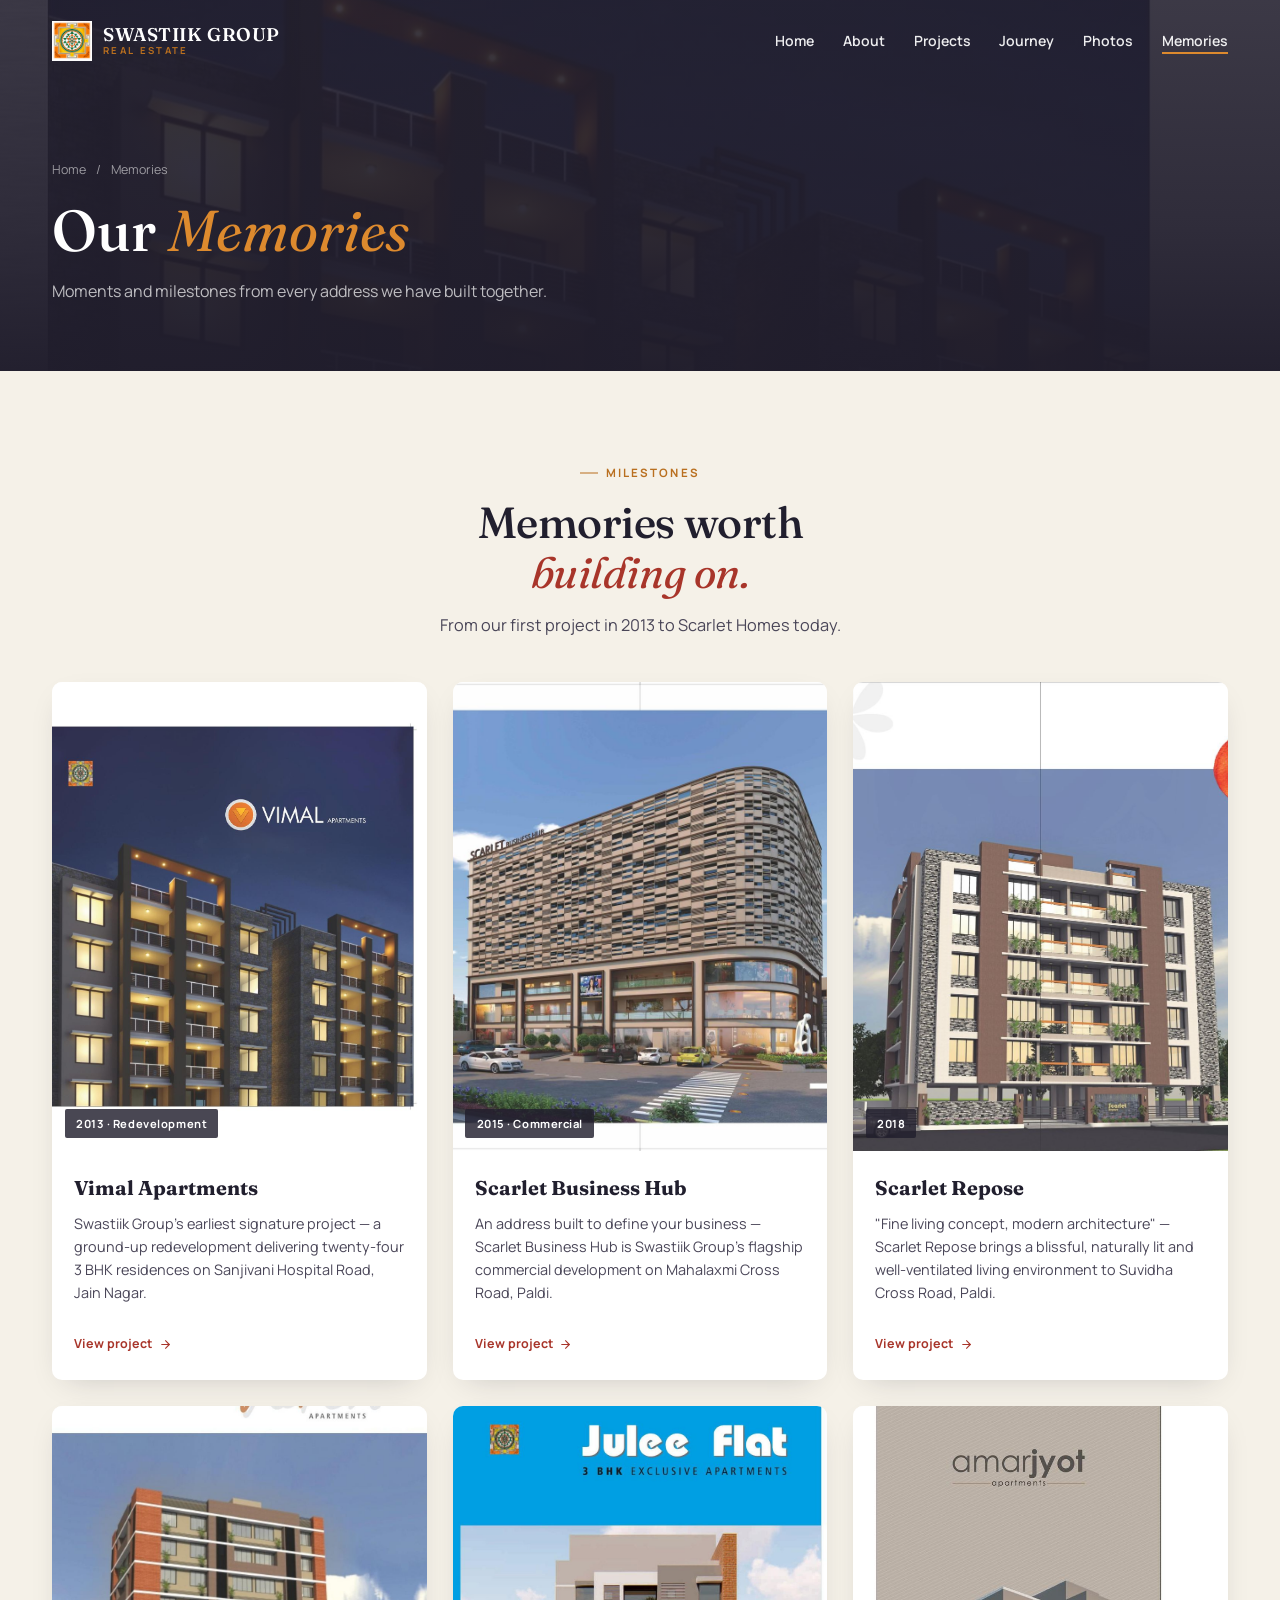
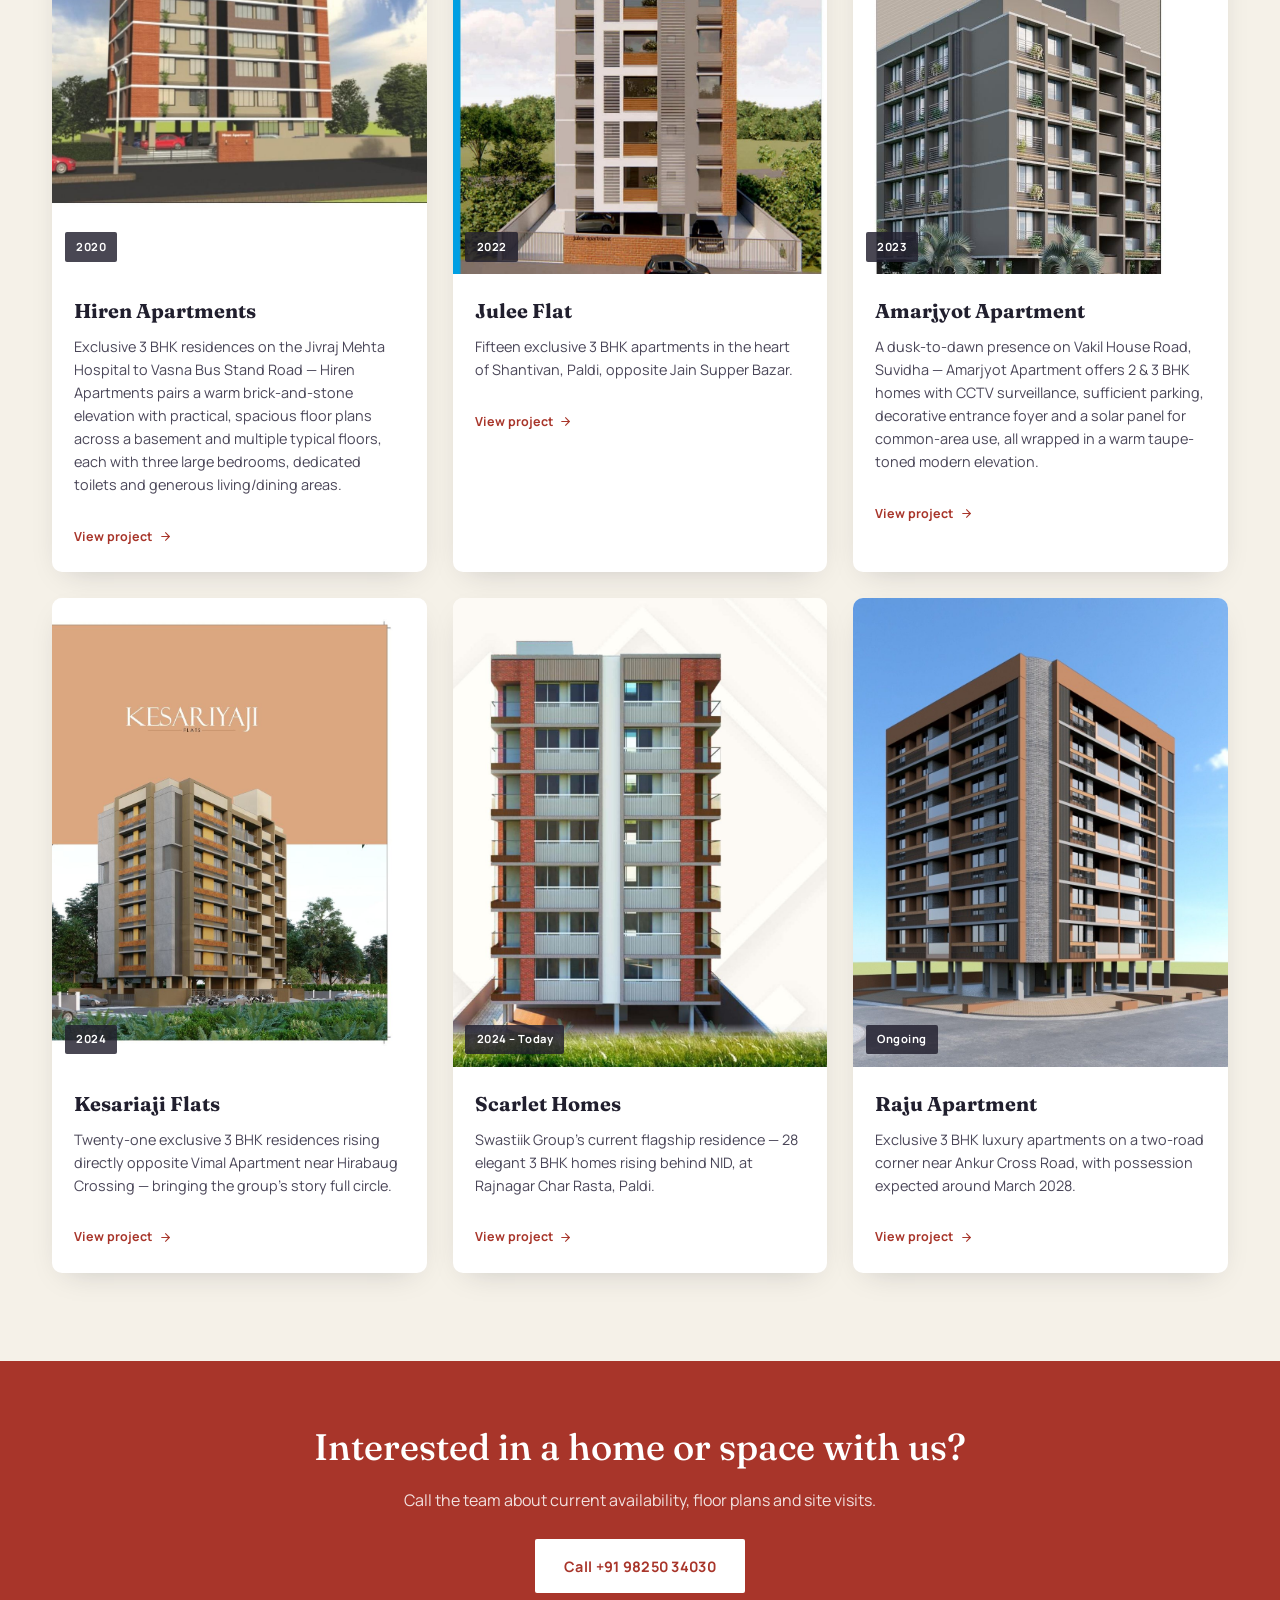
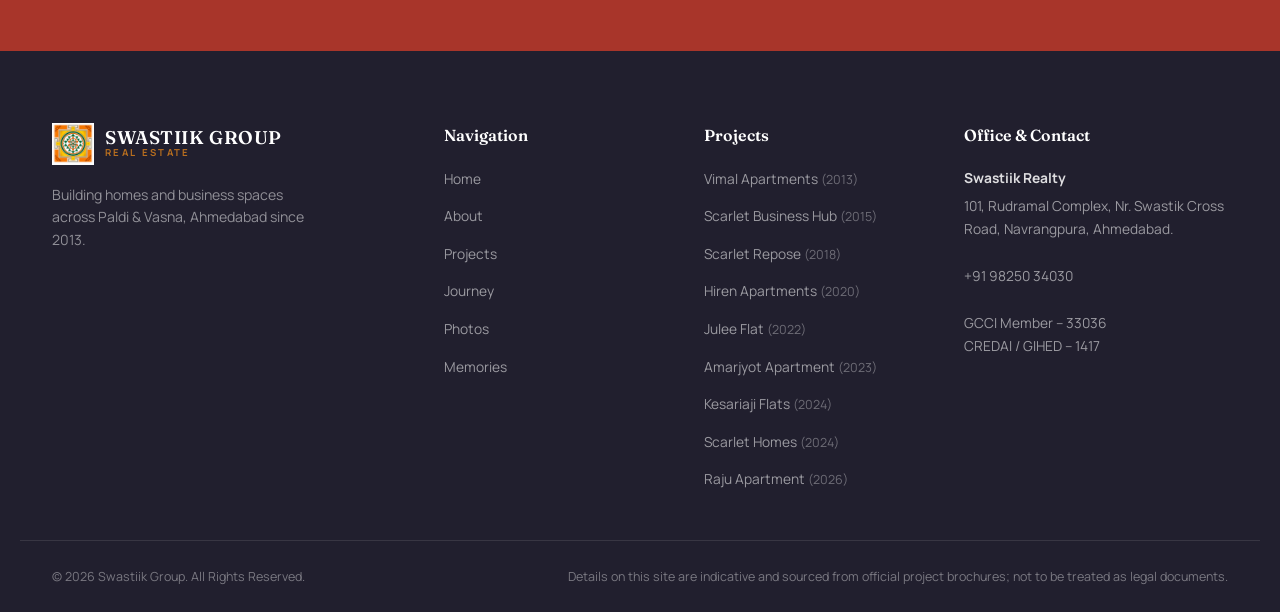
<file: memories.html>
<!DOCTYPE html>
<html lang="en">
<head>
<meta charset="UTF-8">
<meta name="viewport" content="width=device-width, initial-scale=1.0, viewport-fit=cover">
<title>Memories | Swastiik Group, Ahmedabad</title>
<meta name="description" content="Memories and milestones from every Swastiik Group project since 2013.">
<link rel="canonical" href="https://swastiikgroup.com/memories.html">
<link rel="icon" type="image/png" href="images/favicon.png">
<meta property="og:title" content="Memories | Swastiik Group, Ahmedabad">
<meta property="og:description" content="Memories and milestones from every Swastiik Group project since 2013.">
<meta property="og:type" content="website">
<meta property="og:url" content="https://swastiikgroup.com/memories.html">
<meta property="og:image" content="https://swastiikgroup.com/images/projects/vimal_hero.jpg">
<meta name="theme-color" content="#211f2e">
<script>document.documentElement.classList.add("js")</script>
<link rel="preconnect" href="https://fonts.googleapis.com">
<link rel="preconnect" href="https://fonts.gstatic.com" crossorigin>
<link href="https://fonts.googleapis.com/css2?family=Fraunces:ital,wght@0,400;0,500;0,600;1,400;1,500&family=Manrope:wght@400;500;600;700;800&display=swap" rel="stylesheet">
<link rel="stylesheet" href="style.css">
<link rel="stylesheet" href="pages.css">
</head>
<body>

<nav id="navbar" class="navbar">
 <div class="nav-container">
  <a href="index.html" class="nav-logo"><img src="images/logo.png" alt="Swastiik Group logo"><div class="logo-text"><span class="logo-name">SWASTIIK GROUP</span><span class="logo-sub">Real Estate</span></div></a>
  <ul class="nav-links"><li><a href="index.html" class="nav-link">Home</a></li><li><a href="about.html" class="nav-link">About</a></li><li><a href="projects.html" class="nav-link">Projects</a></li><li><a href="journey.html" class="nav-link">Journey</a></li><li><a href="photo.html" class="nav-link">Photos</a></li><li><a href="memories.html" class="nav-link active">Memories</a></li></ul>
  <button class="hamburger" id="hamburger" aria-label="Toggle menu" aria-expanded="false"><span></span><span></span><span></span></button>
 </div>
 <div class="mobile-menu" id="mobileMenu"><ul class="mobile-nav-links"><li><a href="index.html" class="mobile-nav-link">Home</a></li><li><a href="about.html" class="mobile-nav-link">About</a></li><li><a href="projects.html" class="mobile-nav-link">Projects</a></li><li><a href="journey.html" class="mobile-nav-link">Journey</a></li><li><a href="photo.html" class="mobile-nav-link">Photos</a></li><li><a href="memories.html" class="mobile-nav-link active">Memories</a></li></ul></div>
</nav>
<header class="page-hero"><div class="hero-media"><img src="images/projects/vimal_hero.jpg" alt=""></div><div class="hero-overlay"></div><div class="container"><p class="crumbs"><a href="index.html">Home</a> <span>/</span> Memories</p><h1>Our <em>Memories</em></h1><p class="lead">Moments and milestones from every address we have built together.</p></div></header>
<section class="section"><div class="section-header"><p class="section-eyebrow">Milestones</p><h2 class="section-title">Memories worth<br><em>building on.</em></h2><p class="section-desc">From our first project in 2013 to Scarlet Homes today.</p></div>
<div class="container grid-3"><article class="memory-card reveal"><a class="memory-img" href="images/projects/vimal_hero.jpg" data-lb data-cap="Vimal Apartments · 2013 · Redevelopment"><img src="images/projects/vimal_hero.jpg" alt="Vimal Apartments" loading="lazy"><span class="project-year-tag">2013 · Redevelopment</span></a><div class="memory-body"><h3>Vimal Apartments</h3><p>Swastiik Group&#x27;s earliest signature project — a ground-up redevelopment delivering twenty-four 3 BHK residences on Sanjivani Hospital Road, Jain Nagar.</p><a class="project-card-link" href="project-vimal.html">View project <i data-lucide="arrow-right" class=""></i></a></div></article><article class="memory-card reveal"><a class="memory-img" href="images/projects/sbh_hero_day.jpg" data-lb data-cap="Scarlet Business Hub · 2015 · Commercial"><img src="images/projects/sbh_hero_day.jpg" alt="Scarlet Business Hub" loading="lazy"><span class="project-year-tag">2015 · Commercial</span></a><div class="memory-body"><h3>Scarlet Business Hub</h3><p>An address built to define your business — Scarlet Business Hub is Swastiik Group&#x27;s flagship commercial development on Mahalaxmi Cross Road, Paldi.</p><a class="project-card-link" href="project-scarlet-business-hub.html">View project <i data-lucide="arrow-right" class=""></i></a></div></article><article class="memory-card reveal"><a class="memory-img" href="images/projects/repose_hero.jpg" data-lb data-cap="Scarlet Repose · 2018"><img src="images/projects/repose_hero.jpg" alt="Scarlet Repose" loading="lazy"><span class="project-year-tag">2018</span></a><div class="memory-body"><h3>Scarlet Repose</h3><p>&quot;Fine living concept, modern architecture&quot; — Scarlet Repose brings a blissful, naturally lit and well-ventilated living environment to Suvidha Cross Road, Paldi.</p><a class="project-card-link" href="project-scarlet-repose.html">View project <i data-lucide="arrow-right" class=""></i></a></div></article><article class="memory-card reveal"><a class="memory-img" href="images/projects/hiren_hero.jpg" data-lb data-cap="Hiren Apartments · 2020"><img src="images/projects/hiren_hero.jpg" alt="Hiren Apartments" loading="lazy"><span class="project-year-tag">2020</span></a><div class="memory-body"><h3>Hiren Apartments</h3><p>Exclusive 3 BHK residences on the Jivraj Mehta Hospital to Vasna Bus Stand Road — Hiren Apartments pairs a warm brick-and-stone elevation with practical, spacious floor plans across a basement and multiple typical floors, each with three large bedrooms, dedicated toilets and generous living/dining areas.</p><a class="project-card-link" href="project-hiren.html">View project <i data-lucide="arrow-right" class=""></i></a></div></article><article class="memory-card reveal"><a class="memory-img" href="images/projects/julee_hero.jpg" data-lb data-cap="Julee Flat · 2022"><img src="images/projects/julee_hero.jpg" alt="Julee Flat" loading="lazy"><span class="project-year-tag">2022</span></a><div class="memory-body"><h3>Julee Flat</h3><p>Fifteen exclusive 3 BHK apartments in the heart of Shantivan, Paldi, opposite Jain Supper Bazar.</p><a class="project-card-link" href="project-julee.html">View project <i data-lucide="arrow-right" class=""></i></a></div></article><article class="memory-card reveal"><a class="memory-img" href="images/projects/amarjyot_hero.jpg" data-lb data-cap="Amarjyot Apartment · 2023"><img src="images/projects/amarjyot_hero.jpg" alt="Amarjyot Apartment" loading="lazy"><span class="project-year-tag">2023</span></a><div class="memory-body"><h3>Amarjyot Apartment</h3><p>A dusk-to-dawn presence on Vakil House Road, Suvidha — Amarjyot Apartment offers 2 &amp; 3 BHK homes with CCTV surveillance, sufficient parking, decorative entrance foyer and a solar panel for common-area use, all wrapped in a warm taupe-toned modern elevation.</p><a class="project-card-link" href="project-amarjyot.html">View project <i data-lucide="arrow-right" class=""></i></a></div></article><article class="memory-card reveal"><a class="memory-img" href="images/projects/kesariaji_hero.jpg" data-lb data-cap="Kesariaji Flats · 2024"><img src="images/projects/kesariaji_hero.jpg" alt="Kesariaji Flats" loading="lazy"><span class="project-year-tag">2024</span></a><div class="memory-body"><h3>Kesariaji Flats</h3><p>Twenty-one exclusive 3 BHK residences rising directly opposite Vimal Apartment near Hirabaug Crossing — bringing the group&#x27;s story full circle.</p><a class="project-card-link" href="project-kesariaji.html">View project <i data-lucide="arrow-right" class=""></i></a></div></article><article class="memory-card reveal"><a class="memory-img" href="images/projects/shomes_hero.jpg" data-lb data-cap="Scarlet Homes · 2024 – Today"><img src="images/projects/shomes_hero.jpg" alt="Scarlet Homes" loading="lazy"><span class="project-year-tag">2024 – Today</span></a><div class="memory-body"><h3>Scarlet Homes</h3><p>Swastiik Group&#x27;s current flagship residence — 28 elegant 3 BHK homes rising behind NID, at Rajnagar Char Rasta, Paldi.</p><a class="project-card-link" href="project-scarlet-homes.html">View project <i data-lucide="arrow-right" class=""></i></a></div></article><article class="memory-card reveal"><a class="memory-img" href="images/projects/raju_corner.jpg" data-lb data-cap="Raju Apartment · Ongoing"><img src="images/projects/raju_corner.jpg" alt="Raju Apartment" loading="lazy"><span class="project-year-tag">Ongoing</span></a><div class="memory-body"><h3>Raju Apartment</h3><p>Exclusive 3 BHK luxury apartments on a two-road corner near Ankur Cross Road, with possession expected around March 2028.</p><a class="project-card-link" href="project-raju-apartment.html">View project <i data-lucide="arrow-right" class=""></i></a></div></article></div></section><section class="cta-band"><div class="container reveal"><h2>Interested in a home or space with us?</h2><p>Call the team about current availability, floor plans and site visits.</p><a class="btn" href="tel:+919825034030">Call +91 98250 34030</a></div></section>
<footer class="footer">
 <div class="footer-inner">
  <div class="footer-brand">
   <div class="footer-logo"><img src="images/logo.png" alt="Swastiik Group logo"><div class="logo-text"><span class="logo-name">SWASTIIK GROUP</span><span class="logo-sub">Real Estate</span></div></div>
   <p class="footer-tagline">Building homes and business spaces across Paldi &amp; Vasna, Ahmedabad since 2013.</p>
  </div>
  <div class="footer-col"><h4>Navigation</h4><ul><li><a href="index.html">Home</a></li><li><a href="about.html">About</a></li><li><a href="projects.html">Projects</a></li><li><a href="journey.html">Journey</a></li><li><a href="photo.html">Photos</a></li><li><a href="memories.html">Memories</a></li></ul></div>
  <div class="footer-col"><h4>Projects</h4><ul><li><a href="project-vimal.html">Vimal Apartments <span>(2013)</span></a></li><li><a href="project-scarlet-business-hub.html">Scarlet Business Hub <span>(2015)</span></a></li><li><a href="project-scarlet-repose.html">Scarlet Repose <span>(2018)</span></a></li><li><a href="project-hiren.html">Hiren Apartments <span>(2020)</span></a></li><li><a href="project-julee.html">Julee Flat <span>(2022)</span></a></li><li><a href="project-amarjyot.html">Amarjyot Apartment <span>(2023)</span></a></li><li><a href="project-kesariaji.html">Kesariaji Flats <span>(2024)</span></a></li><li><a href="project-scarlet-homes.html">Scarlet Homes <span>(2024)</span></a></li><li><a href="project-raju-apartment.html">Raju Apartment <span>(2026)</span></a></li></ul></div>
  <div class="footer-col"><h4>Office &amp; Contact</h4><div class="footer-address-block"><strong>Swastiik Realty</strong>101, Rudramal Complex, Nr. Swastik Cross Road, Navrangpura, Ahmedabad.<br><br><a href="tel:+919825034030">+91 98250 34030</a><br><br>GCCI Member &ndash; 33036<br>CREDAI / GIHED &ndash; 1417</div></div>
 </div>
 <div class="footer-bottom"><p>&copy; 2026 Swastiik Group. All Rights Reserved.</p>
  <div class="footer-legal"><span>Details on this site are indicative and sourced from official project brochures; not to be treated as legal documents.</span></div></div>
</footer>
<script src="site.js"></script>
</body>
</html>
</file>
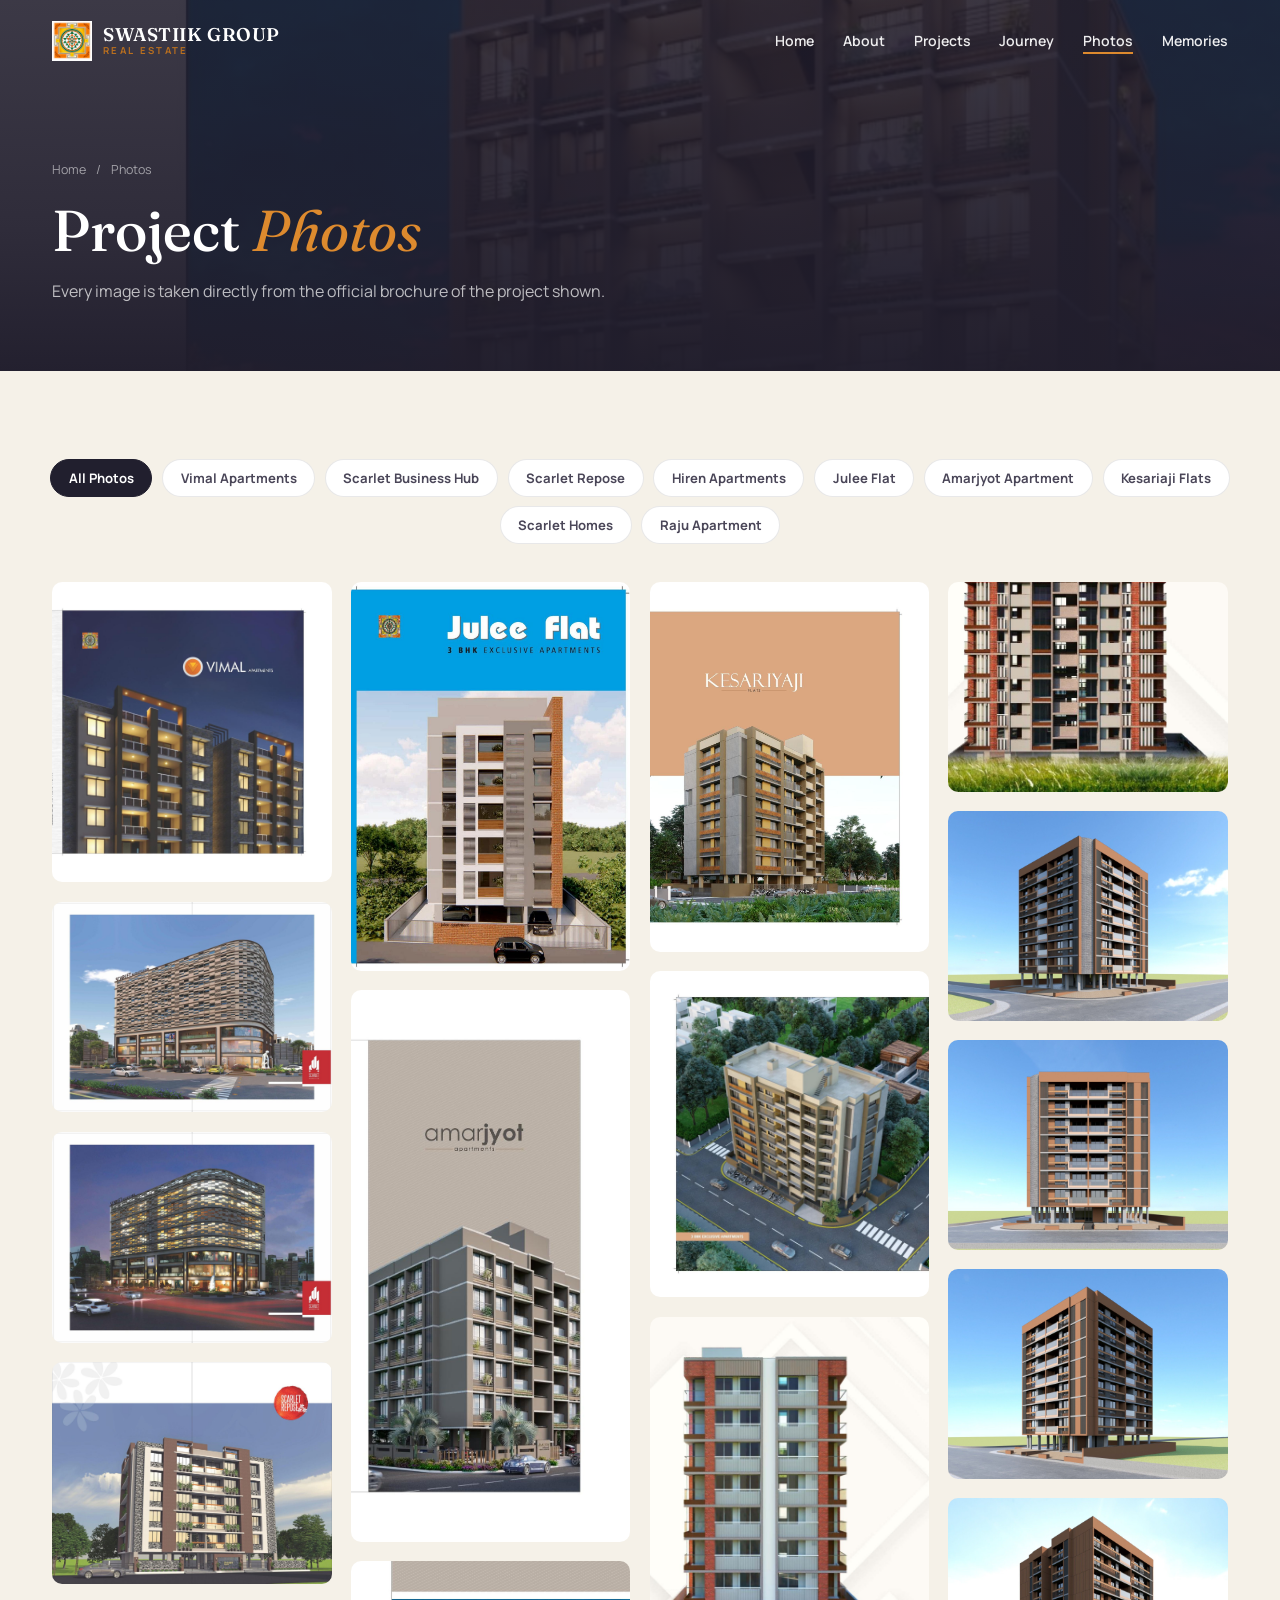
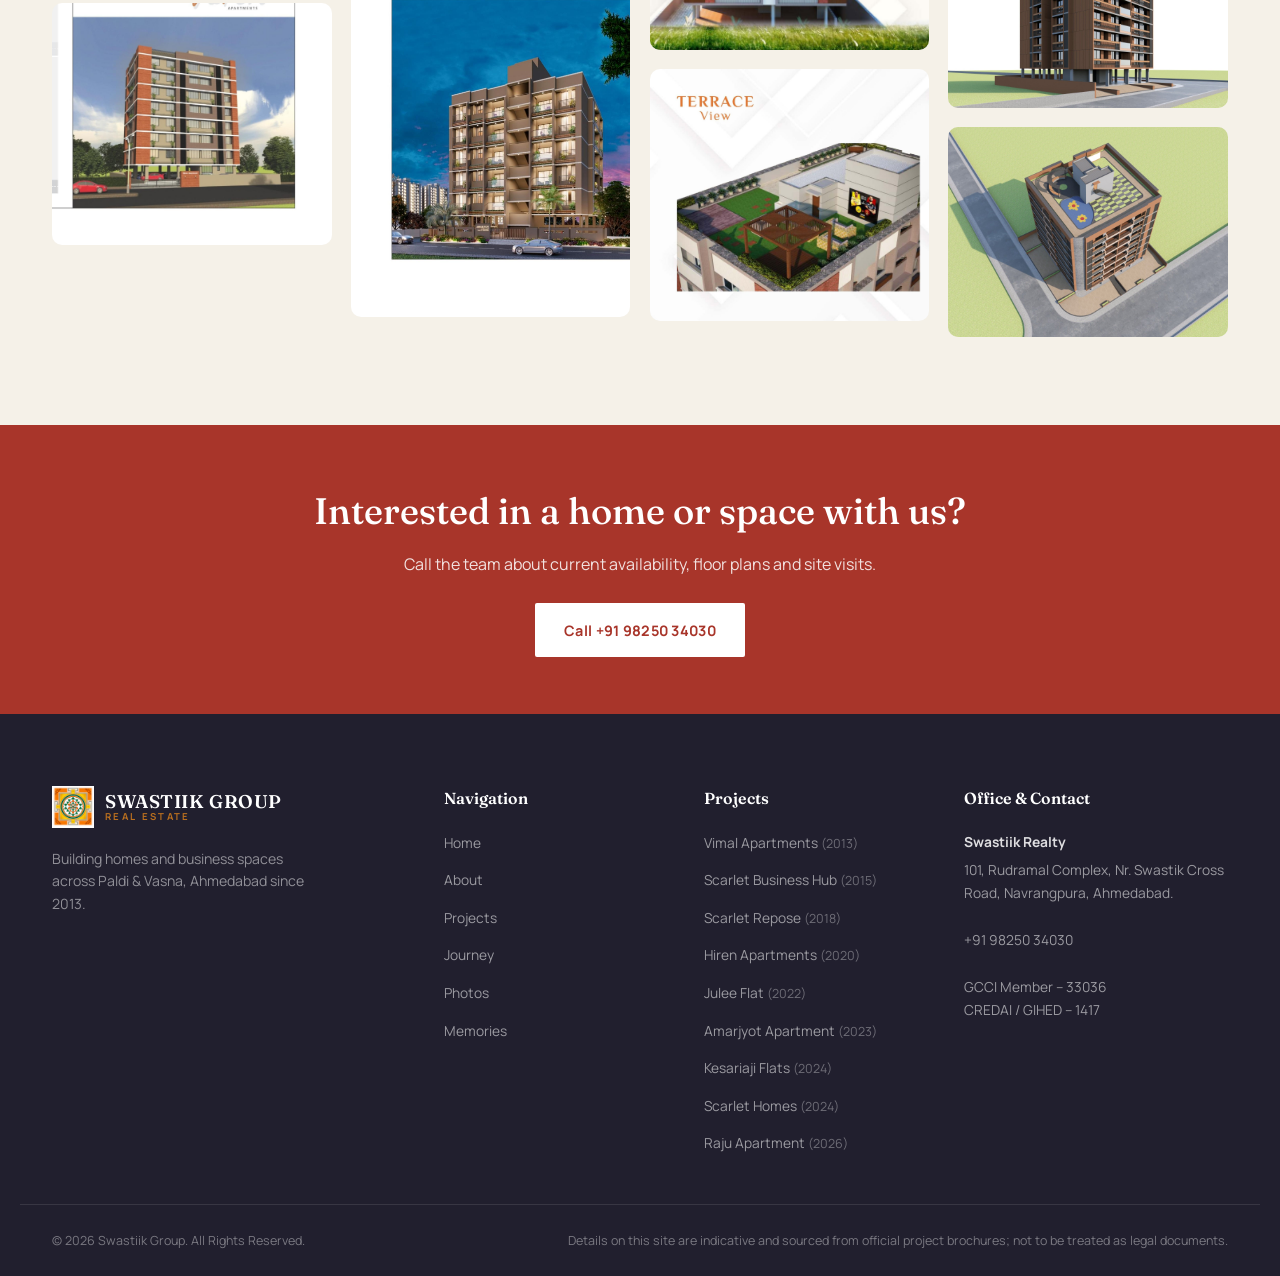
<file: photo.html>
<!DOCTYPE html>
<html lang="en">
<head>
<meta charset="UTF-8">
<meta name="viewport" content="width=device-width, initial-scale=1.0, viewport-fit=cover">
<title>Photo Gallery | Swastiik Group</title>
<meta name="description" content="Photographs of every Swastiik Group residential and commercial project in Ahmedabad.">
<link rel="canonical" href="https://swastiikgroup.com/photo.html">
<link rel="icon" type="image/png" href="images/favicon.png">
<meta property="og:title" content="Photo Gallery | Swastiik Group">
<meta property="og:description" content="Photographs of every Swastiik Group residential and commercial project in Ahmedabad.">
<meta property="og:type" content="website">
<meta property="og:url" content="https://swastiikgroup.com/photo.html">
<meta property="og:image" content="https://swastiikgroup.com/images/projects/shomes_hero.jpg">
<meta name="theme-color" content="#211f2e">
<script>document.documentElement.classList.add("js")</script>
<link rel="preconnect" href="https://fonts.googleapis.com">
<link rel="preconnect" href="https://fonts.gstatic.com" crossorigin>
<link href="https://fonts.googleapis.com/css2?family=Fraunces:ital,wght@0,400;0,500;0,600;1,400;1,500&family=Manrope:wght@400;500;600;700;800&display=swap" rel="stylesheet">
<link rel="stylesheet" href="style.css">
<link rel="stylesheet" href="pages.css">
</head>
<body>

<nav id="navbar" class="navbar">
 <div class="nav-container">
  <a href="index.html" class="nav-logo"><img src="images/logo.png" alt="Swastiik Group logo"><div class="logo-text"><span class="logo-name">SWASTIIK GROUP</span><span class="logo-sub">Real Estate</span></div></a>
  <ul class="nav-links"><li><a href="index.html" class="nav-link">Home</a></li><li><a href="about.html" class="nav-link">About</a></li><li><a href="projects.html" class="nav-link">Projects</a></li><li><a href="journey.html" class="nav-link">Journey</a></li><li><a href="photo.html" class="nav-link active">Photos</a></li><li><a href="memories.html" class="nav-link">Memories</a></li></ul>
  <button class="hamburger" id="hamburger" aria-label="Toggle menu" aria-expanded="false"><span></span><span></span><span></span></button>
 </div>
 <div class="mobile-menu" id="mobileMenu"><ul class="mobile-nav-links"><li><a href="index.html" class="mobile-nav-link">Home</a></li><li><a href="about.html" class="mobile-nav-link">About</a></li><li><a href="projects.html" class="mobile-nav-link">Projects</a></li><li><a href="journey.html" class="mobile-nav-link">Journey</a></li><li><a href="photo.html" class="mobile-nav-link active">Photos</a></li><li><a href="memories.html" class="mobile-nav-link">Memories</a></li></ul></div>
</nav>
<header class="page-hero"><div class="hero-media"><img src="images/projects/amarjyot_dusk.jpg" alt=""></div><div class="hero-overlay"></div><div class="container"><p class="crumbs"><a href="index.html">Home</a> <span>/</span> Photos</p><h1>Project <em>Photos</em></h1><p class="lead">Every image is taken directly from the official brochure of the project shown.</p></div></header>
<section class="section"><div class="filters" data-filter-group="#ggrid"><button class="chip active" data-filter="all">All Photos</button><button class="chip" data-filter="vimal">Vimal Apartments</button><button class="chip" data-filter="scarlet-business-hub">Scarlet Business Hub</button><button class="chip" data-filter="scarlet-repose">Scarlet Repose</button><button class="chip" data-filter="hiren">Hiren Apartments</button><button class="chip" data-filter="julee">Julee Flat</button><button class="chip" data-filter="amarjyot">Amarjyot Apartment</button><button class="chip" data-filter="kesariaji">Kesariaji Flats</button><button class="chip" data-filter="scarlet-homes">Scarlet Homes</button><button class="chip" data-filter="raju-apartment">Raju Apartment</button></div><div class="gallery-masonry" id="ggrid"><a class="gallery-item reveal" href="images/projects/vimal_hero.jpg" data-lb data-cap="Vimal Apartments · 2013" data-tags="all vimal"><img src="images/projects/vimal_hero.jpg" alt="Vimal Apartments, 2013" loading="lazy"><div class="gallery-caption">Vimal Apartments &middot; 2013</div></a><a class="gallery-item reveal" href="images/projects/sbh_hero_day.jpg" data-lb data-cap="Scarlet Business Hub · 2015" data-tags="all scarlet-business-hub"><img src="images/projects/sbh_hero_day.jpg" alt="Scarlet Business Hub, 2015" loading="lazy"><div class="gallery-caption">Scarlet Business Hub &middot; 2015</div></a><a class="gallery-item reveal" href="images/projects/sbh_hero_night.jpg" data-lb data-cap="Scarlet Business Hub · 2015" data-tags="all scarlet-business-hub"><img src="images/projects/sbh_hero_night.jpg" alt="Scarlet Business Hub, 2015" loading="lazy"><div class="gallery-caption">Scarlet Business Hub &middot; 2015</div></a><a class="gallery-item reveal" href="images/projects/repose_hero.jpg" data-lb data-cap="Scarlet Repose · 2018" data-tags="all scarlet-repose"><img src="images/projects/repose_hero.jpg" alt="Scarlet Repose, 2018" loading="lazy"><div class="gallery-caption">Scarlet Repose &middot; 2018</div></a><a class="gallery-item reveal" href="images/projects/hiren_hero.jpg" data-lb data-cap="Hiren Apartments · 2020" data-tags="all hiren"><img src="images/projects/hiren_hero.jpg" alt="Hiren Apartments, 2020" loading="lazy"><div class="gallery-caption">Hiren Apartments &middot; 2020</div></a><a class="gallery-item reveal" href="images/projects/julee_hero.jpg" data-lb data-cap="Julee Flat · 2022" data-tags="all julee"><img src="images/projects/julee_hero.jpg" alt="Julee Flat, 2022" loading="lazy"><div class="gallery-caption">Julee Flat &middot; 2022</div></a><a class="gallery-item reveal" href="images/projects/amarjyot_hero.jpg" data-lb data-cap="Amarjyot Apartment · 2023" data-tags="all amarjyot"><img src="images/projects/amarjyot_hero.jpg" alt="Amarjyot Apartment, 2023" loading="lazy"><div class="gallery-caption">Amarjyot Apartment &middot; 2023</div></a><a class="gallery-item reveal" href="images/projects/amarjyot_dusk.jpg" data-lb data-cap="Amarjyot Apartment · 2023" data-tags="all amarjyot"><img src="images/projects/amarjyot_dusk.jpg" alt="Amarjyot Apartment, 2023" loading="lazy"><div class="gallery-caption">Amarjyot Apartment &middot; 2023</div></a><a class="gallery-item reveal" href="images/projects/kesariaji_hero.jpg" data-lb data-cap="Kesariaji Flats · 2024" data-tags="all kesariaji"><img src="images/projects/kesariaji_hero.jpg" alt="Kesariaji Flats, 2024" loading="lazy"><div class="gallery-caption">Kesariaji Flats &middot; 2024</div></a><a class="gallery-item reveal" href="images/projects/kesariaji_aerial.jpg" data-lb data-cap="Kesariaji Flats · 2024" data-tags="all kesariaji"><img src="images/projects/kesariaji_aerial.jpg" alt="Kesariaji Flats, 2024" loading="lazy"><div class="gallery-caption">Kesariaji Flats &middot; 2024</div></a><a class="gallery-item reveal" href="images/projects/shomes_hero.jpg" data-lb data-cap="Scarlet Homes · 2024" data-tags="all scarlet-homes"><img src="images/projects/shomes_hero.jpg" alt="Scarlet Homes, 2024" loading="lazy"><div class="gallery-caption">Scarlet Homes &middot; 2024</div></a><a class="gallery-item reveal" href="images/projects/shomes_terrace.jpg" data-lb data-cap="Scarlet Homes · 2024" data-tags="all scarlet-homes"><img src="images/projects/shomes_terrace.jpg" alt="Scarlet Homes, 2024" loading="lazy"><div class="gallery-caption">Scarlet Homes &middot; 2024</div></a><a class="gallery-item reveal" href="images/projects/shomes_small.jpg" data-lb data-cap="Scarlet Homes · 2024" data-tags="all scarlet-homes"><img src="images/projects/shomes_small.jpg" alt="Scarlet Homes, 2024" loading="lazy"><div class="gallery-caption">Scarlet Homes &middot; 2024</div></a><a class="gallery-item reveal" href="images/projects/raju_corner.jpg" data-lb data-cap="Raju Apartment · 2026" data-tags="all raju-apartment"><img src="images/projects/raju_corner.jpg" alt="Raju Apartment, 2026" loading="lazy"><div class="gallery-caption">Raju Apartment &middot; 2026</div></a><a class="gallery-item reveal" href="images/projects/raju_front.jpg" data-lb data-cap="Raju Apartment · 2026" data-tags="all raju-apartment"><img src="images/projects/raju_front.jpg" alt="Raju Apartment, 2026" loading="lazy"><div class="gallery-caption">Raju Apartment &middot; 2026</div></a><a class="gallery-item reveal" href="images/projects/raju_view.jpg" data-lb data-cap="Raju Apartment · 2026" data-tags="all raju-apartment"><img src="images/projects/raju_view.jpg" alt="Raju Apartment, 2026" loading="lazy"><div class="gallery-caption">Raju Apartment &middot; 2026</div></a><a class="gallery-item reveal" href="images/projects/raju_rear.jpg" data-lb data-cap="Raju Apartment · 2026" data-tags="all raju-apartment"><img src="images/projects/raju_rear.jpg" alt="Raju Apartment, 2026" loading="lazy"><div class="gallery-caption">Raju Apartment &middot; 2026</div></a><a class="gallery-item reveal" href="images/projects/raju_aerial.jpg" data-lb data-cap="Raju Apartment · 2026" data-tags="all raju-apartment"><img src="images/projects/raju_aerial.jpg" alt="Raju Apartment, 2026" loading="lazy"><div class="gallery-caption">Raju Apartment &middot; 2026</div></a></div></section><section class="cta-band"><div class="container reveal"><h2>Interested in a home or space with us?</h2><p>Call the team about current availability, floor plans and site visits.</p><a class="btn" href="tel:+919825034030">Call +91 98250 34030</a></div></section>
<footer class="footer">
 <div class="footer-inner">
  <div class="footer-brand">
   <div class="footer-logo"><img src="images/logo.png" alt="Swastiik Group logo"><div class="logo-text"><span class="logo-name">SWASTIIK GROUP</span><span class="logo-sub">Real Estate</span></div></div>
   <p class="footer-tagline">Building homes and business spaces across Paldi &amp; Vasna, Ahmedabad since 2013.</p>
  </div>
  <div class="footer-col"><h4>Navigation</h4><ul><li><a href="index.html">Home</a></li><li><a href="about.html">About</a></li><li><a href="projects.html">Projects</a></li><li><a href="journey.html">Journey</a></li><li><a href="photo.html">Photos</a></li><li><a href="memories.html">Memories</a></li></ul></div>
  <div class="footer-col"><h4>Projects</h4><ul><li><a href="project-vimal.html">Vimal Apartments <span>(2013)</span></a></li><li><a href="project-scarlet-business-hub.html">Scarlet Business Hub <span>(2015)</span></a></li><li><a href="project-scarlet-repose.html">Scarlet Repose <span>(2018)</span></a></li><li><a href="project-hiren.html">Hiren Apartments <span>(2020)</span></a></li><li><a href="project-julee.html">Julee Flat <span>(2022)</span></a></li><li><a href="project-amarjyot.html">Amarjyot Apartment <span>(2023)</span></a></li><li><a href="project-kesariaji.html">Kesariaji Flats <span>(2024)</span></a></li><li><a href="project-scarlet-homes.html">Scarlet Homes <span>(2024)</span></a></li><li><a href="project-raju-apartment.html">Raju Apartment <span>(2026)</span></a></li></ul></div>
  <div class="footer-col"><h4>Office &amp; Contact</h4><div class="footer-address-block"><strong>Swastiik Realty</strong>101, Rudramal Complex, Nr. Swastik Cross Road, Navrangpura, Ahmedabad.<br><br><a href="tel:+919825034030">+91 98250 34030</a><br><br>GCCI Member &ndash; 33036<br>CREDAI / GIHED &ndash; 1417</div></div>
 </div>
 <div class="footer-bottom"><p>&copy; 2026 Swastiik Group. All Rights Reserved.</p>
  <div class="footer-legal"><span>Details on this site are indicative and sourced from official project brochures; not to be treated as legal documents.</span></div></div>
</footer>
<script src="site.js"></script>
</body>
</html>
</file>
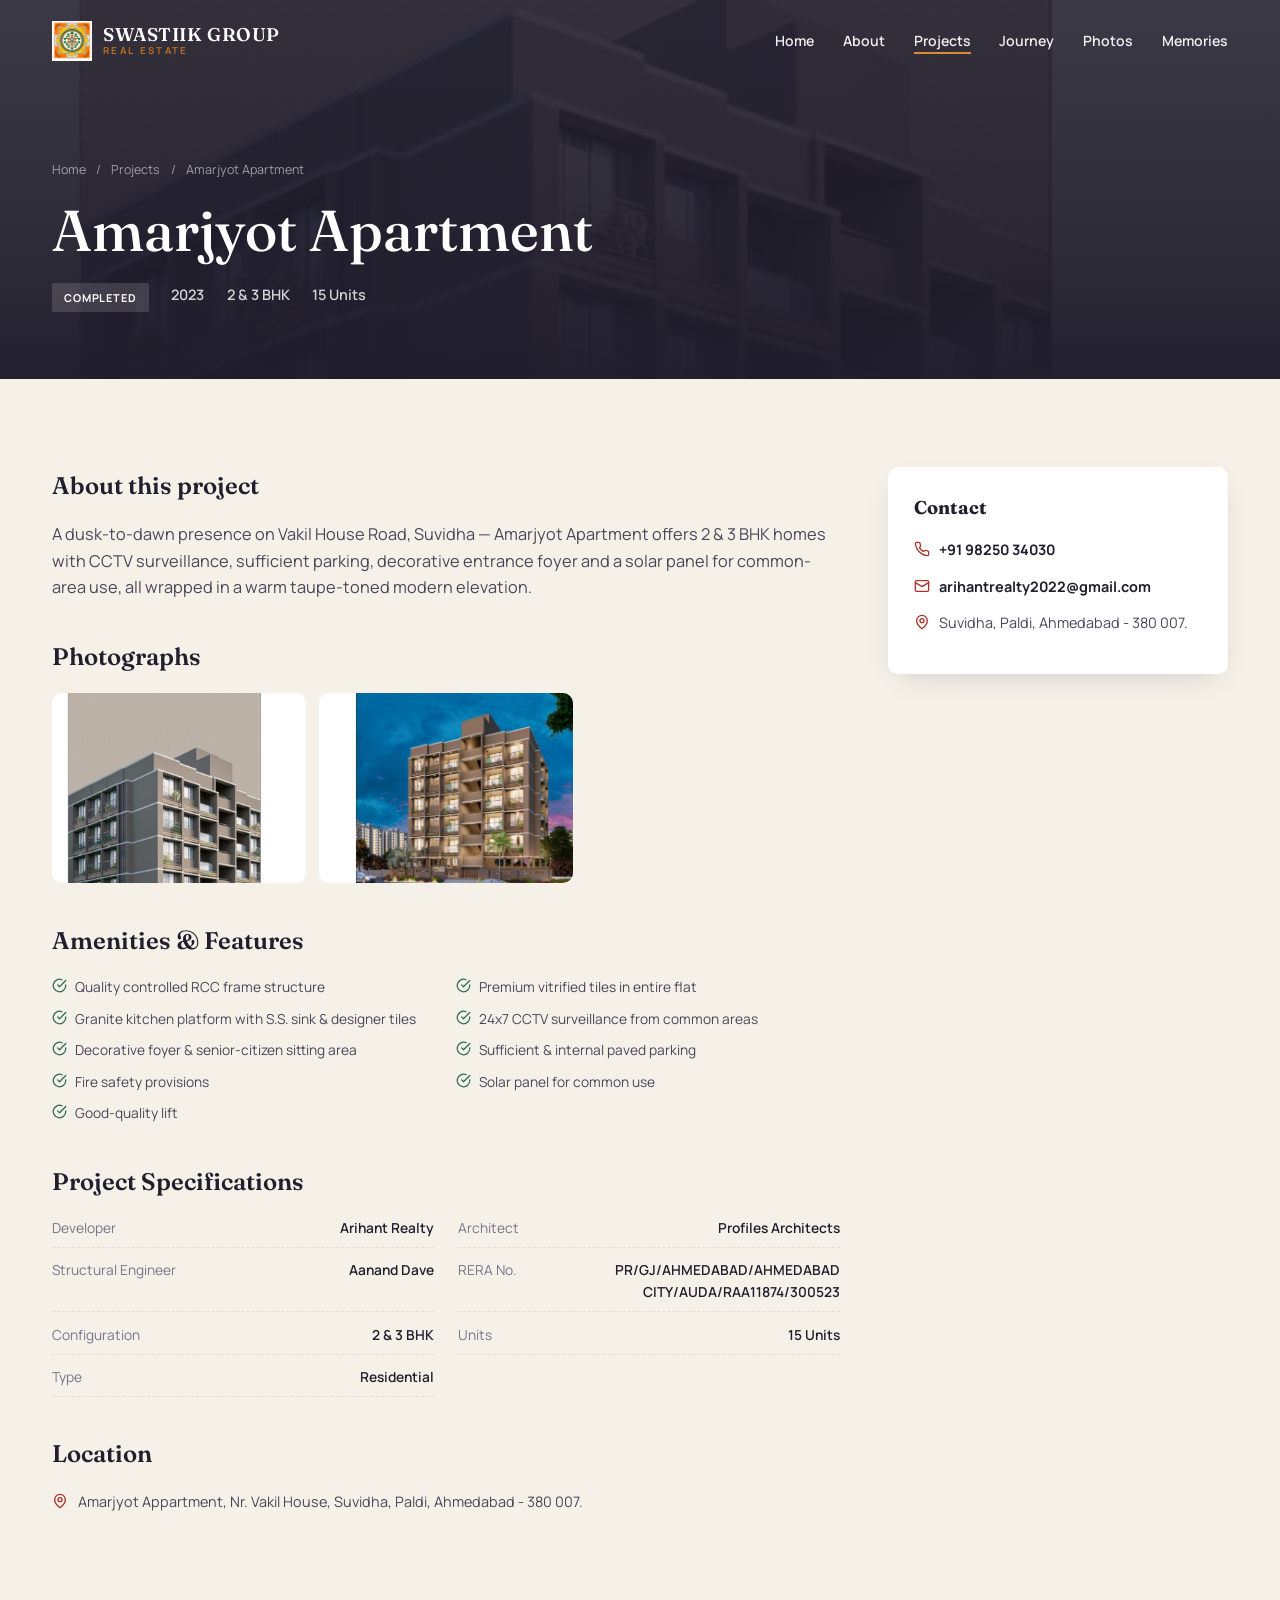
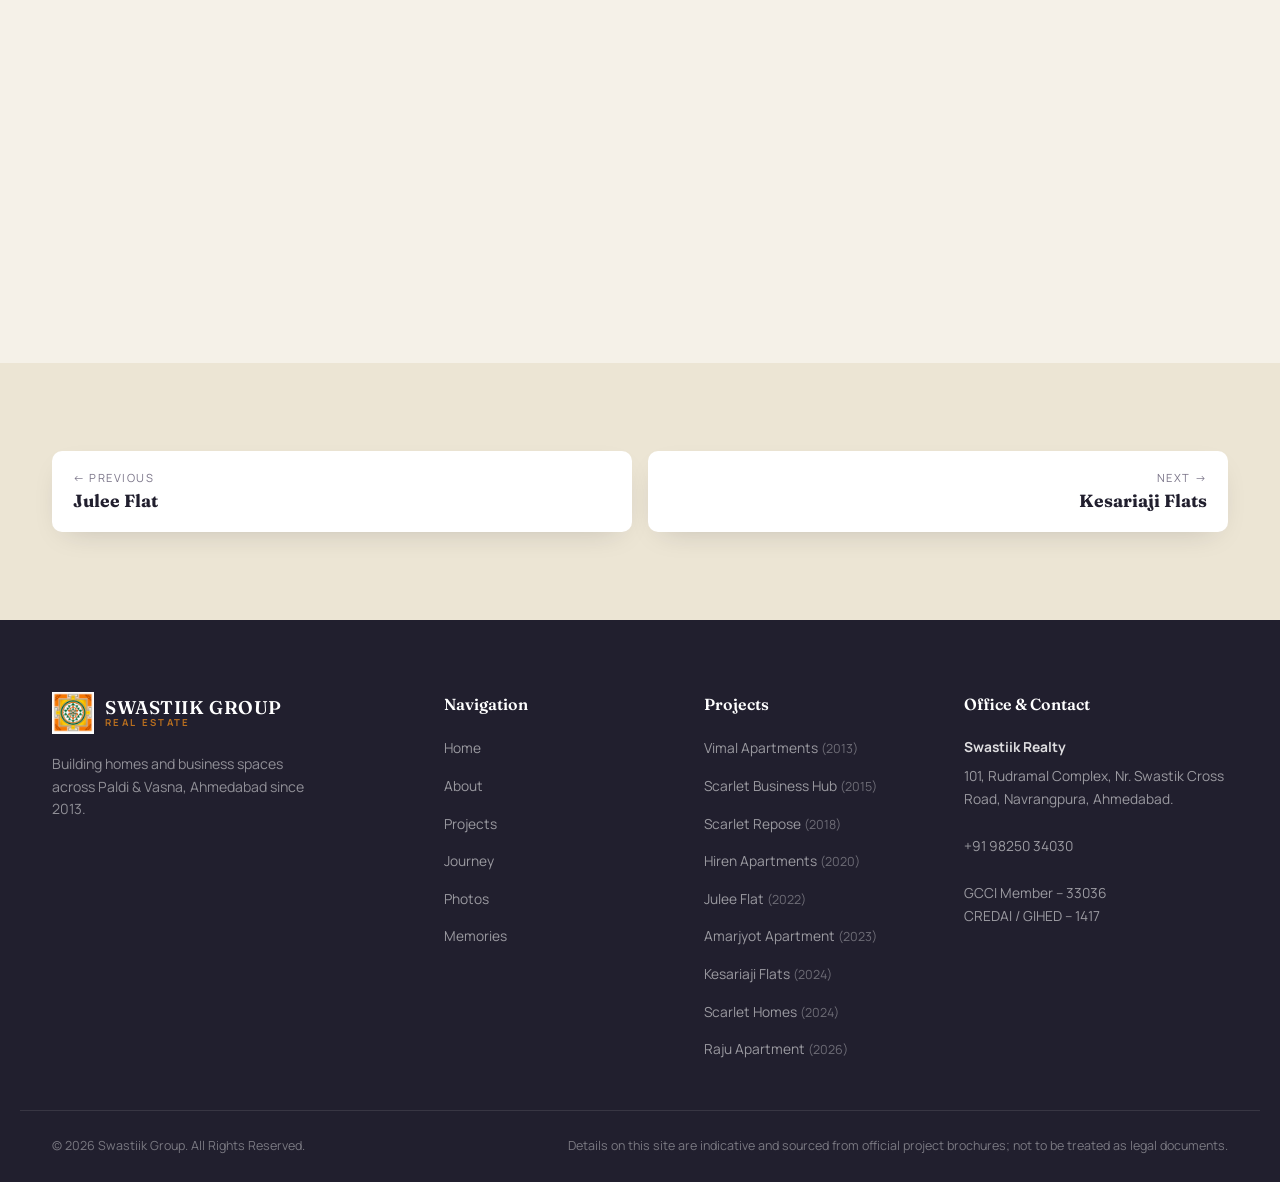
<file: project-amarjyot.html>
<!DOCTYPE html>
<html lang="en">
<head>
<meta charset="UTF-8">
<meta name="viewport" content="width=device-width, initial-scale=1.0, viewport-fit=cover">
<title>Amarjyot Apartment | Swastiik Group</title>
<meta name="description" content="A dusk-to-dawn presence on Vakil House Road, Suvidha — Amarjyot Apartment offers 2 &amp; 3 BHK homes with CCTV surveillance, sufficient parking, decorative…">
<link rel="canonical" href="https://swastiikgroup.com/project-amarjyot.html">
<link rel="icon" type="image/png" href="images/favicon.png">
<meta property="og:title" content="Amarjyot Apartment | Swastiik Group">
<meta property="og:description" content="A dusk-to-dawn presence on Vakil House Road, Suvidha — Amarjyot Apartment offers 2 &amp; 3 BHK homes with CCTV surveillance, sufficient parking, decorative…">
<meta property="og:type" content="website">
<meta property="og:url" content="https://swastiikgroup.com/project-amarjyot.html">
<meta property="og:image" content="https://swastiikgroup.com/images/projects/amarjyot_hero.jpg">
<meta name="theme-color" content="#211f2e">
<script>document.documentElement.classList.add("js")</script>
<link rel="preconnect" href="https://fonts.googleapis.com">
<link rel="preconnect" href="https://fonts.gstatic.com" crossorigin>
<link href="https://fonts.googleapis.com/css2?family=Fraunces:ital,wght@0,400;0,500;0,600;1,400;1,500&family=Manrope:wght@400;500;600;700;800&display=swap" rel="stylesheet">
<link rel="stylesheet" href="style.css">
<link rel="stylesheet" href="pages.css">
</head>
<body>

<nav id="navbar" class="navbar">
 <div class="nav-container">
  <a href="index.html" class="nav-logo"><img src="images/logo.png" alt="Swastiik Group logo"><div class="logo-text"><span class="logo-name">SWASTIIK GROUP</span><span class="logo-sub">Real Estate</span></div></a>
  <ul class="nav-links"><li><a href="index.html" class="nav-link">Home</a></li><li><a href="about.html" class="nav-link">About</a></li><li><a href="projects.html" class="nav-link active">Projects</a></li><li><a href="journey.html" class="nav-link">Journey</a></li><li><a href="photo.html" class="nav-link">Photos</a></li><li><a href="memories.html" class="nav-link">Memories</a></li></ul>
  <button class="hamburger" id="hamburger" aria-label="Toggle menu" aria-expanded="false"><span></span><span></span><span></span></button>
 </div>
 <div class="mobile-menu" id="mobileMenu"><ul class="mobile-nav-links"><li><a href="index.html" class="mobile-nav-link">Home</a></li><li><a href="about.html" class="mobile-nav-link">About</a></li><li><a href="projects.html" class="mobile-nav-link active">Projects</a></li><li><a href="journey.html" class="mobile-nav-link">Journey</a></li><li><a href="photo.html" class="mobile-nav-link">Photos</a></li><li><a href="memories.html" class="mobile-nav-link">Memories</a></li></ul></div>
</nav>
<header class="page-hero"><div class="hero-media"><img src="images/projects/amarjyot_hero.jpg" alt=""></div><div class="hero-overlay"></div><div class="container"><p class="crumbs"><a href="index.html">Home</a> <span>/</span> <a href="projects.html">Projects</a> <span>/</span> Amarjyot Apartment</p><h1>Amarjyot Apartment</h1><div class="ph-meta"><span class="badge badge-completed" style="background:rgba(255,255,255,.14);color:#fff">Completed</span><span>2023</span><span>2 &amp; 3 BHK</span><span>15 Units</span></div></div></header>
<section class="section"><div class="container detail"><div>
<h2>About this project</h2><p class="lead-p">A dusk-to-dawn presence on Vakil House Road, Suvidha — Amarjyot Apartment offers 2 &amp; 3 BHK homes with CCTV surveillance, sufficient parking, decorative entrance foyer and a solar panel for common-area use, all wrapped in a warm taupe-toned modern elevation.</p>
<h2>Photographs</h2><div class="d-gallery"><a href="images/projects/amarjyot_hero.jpg" data-lb data-cap="Amarjyot Apartment"><img src="images/projects/amarjyot_hero.jpg" alt="Amarjyot Apartment view 1" loading="lazy"></a><a href="images/projects/amarjyot_dusk.jpg" data-lb data-cap="Amarjyot Apartment"><img src="images/projects/amarjyot_dusk.jpg" alt="Amarjyot Apartment view 2" loading="lazy"></a></div>
<h2>Amenities &amp; Features</h2><ul class="modal-amenities"><li><i data-lucide="check-circle" class=""></i> Quality controlled RCC frame structure</li><li><i data-lucide="check-circle" class=""></i> Premium vitrified tiles in entire flat</li><li><i data-lucide="check-circle" class=""></i> Granite kitchen platform with S.S. sink &amp; designer tiles</li><li><i data-lucide="check-circle" class=""></i> 24x7 CCTV surveillance from common areas</li><li><i data-lucide="check-circle" class=""></i> Decorative foyer &amp; senior-citizen sitting area</li><li><i data-lucide="check-circle" class=""></i> Sufficient &amp; internal paved parking</li><li><i data-lucide="check-circle" class=""></i> Fire safety provisions</li><li><i data-lucide="check-circle" class=""></i> Solar panel for common use</li><li><i data-lucide="check-circle" class=""></i> Good-quality lift</li></ul>
<h2>Project Specifications</h2><div class="spec-grid"><div class="spec-row"><span class="spec-label">Developer</span><span class="spec-value">Arihant Realty</span></div><div class="spec-row"><span class="spec-label">Architect</span><span class="spec-value">Profiles Architects</span></div><div class="spec-row"><span class="spec-label">Structural Engineer</span><span class="spec-value">Aanand Dave</span></div><div class="spec-row"><span class="spec-label">RERA No.</span><span class="spec-value">PR/GJ/AHMEDABAD/AHMEDABAD CITY/AUDA/RAA11874/300523</span></div><div class="spec-row"><span class="spec-label">Configuration</span><span class="spec-value">2 &amp; 3 BHK</span></div><div class="spec-row"><span class="spec-label">Units</span><span class="spec-value">15 Units</span></div><div class="spec-row"><span class="spec-label">Type</span><span class="spec-value">Residential</span></div></div>
<h2>Location</h2><p class="aside-row"><i data-lucide="map-pin" class=""></i> Amarjyot Appartment, Nr. Vakil House, Suvidha, Paldi, Ahmedabad - 380 007.</p><div class="map-box"><iframe src="https://www.google.com/maps?q=Amarjyot+Appartment,+Nr+Vakil+House,+Suvidha,+Paldi,+Ahmedabad+380+007+&output=embed" loading="lazy" referrerpolicy="no-referrer-when-downgrade" title="Amarjyot Apartment location map"></iframe></div>
</div><aside><div class="aside-card"><h3>Contact</h3><div class="aside-row"><i data-lucide="phone" class=""></i><a href="tel:+919825034030">+91 98250 34030</a></div>
<div class="aside-row"><i data-lucide="mail" class=""></i><a href="mailto:arihantrealty2022@gmail.com">arihantrealty2022@gmail.com</a></div><div class="aside-row"><i data-lucide="map-pin" class=""></i><span>Suvidha, Paldi, Ahmedabad - 380 007.</span></div>
</div></aside></div></section>
<section class="section alt"><div class="container pn"><a href="project-julee.html"><small>&larr; Previous</small><strong>Julee Flat</strong></a><a href="project-kesariaji.html"><small>Next &rarr;</small><strong>Kesariaji Flats</strong></a></div></section>
<footer class="footer">
 <div class="footer-inner">
  <div class="footer-brand">
   <div class="footer-logo"><img src="images/logo.png" alt="Swastiik Group logo"><div class="logo-text"><span class="logo-name">SWASTIIK GROUP</span><span class="logo-sub">Real Estate</span></div></div>
   <p class="footer-tagline">Building homes and business spaces across Paldi &amp; Vasna, Ahmedabad since 2013.</p>
  </div>
  <div class="footer-col"><h4>Navigation</h4><ul><li><a href="index.html">Home</a></li><li><a href="about.html">About</a></li><li><a href="projects.html">Projects</a></li><li><a href="journey.html">Journey</a></li><li><a href="photo.html">Photos</a></li><li><a href="memories.html">Memories</a></li></ul></div>
  <div class="footer-col"><h4>Projects</h4><ul><li><a href="project-vimal.html">Vimal Apartments <span>(2013)</span></a></li><li><a href="project-scarlet-business-hub.html">Scarlet Business Hub <span>(2015)</span></a></li><li><a href="project-scarlet-repose.html">Scarlet Repose <span>(2018)</span></a></li><li><a href="project-hiren.html">Hiren Apartments <span>(2020)</span></a></li><li><a href="project-julee.html">Julee Flat <span>(2022)</span></a></li><li><a href="project-amarjyot.html">Amarjyot Apartment <span>(2023)</span></a></li><li><a href="project-kesariaji.html">Kesariaji Flats <span>(2024)</span></a></li><li><a href="project-scarlet-homes.html">Scarlet Homes <span>(2024)</span></a></li><li><a href="project-raju-apartment.html">Raju Apartment <span>(2026)</span></a></li></ul></div>
  <div class="footer-col"><h4>Office &amp; Contact</h4><div class="footer-address-block"><strong>Swastiik Realty</strong>101, Rudramal Complex, Nr. Swastik Cross Road, Navrangpura, Ahmedabad.<br><br><a href="tel:+919825034030">+91 98250 34030</a><br><br>GCCI Member &ndash; 33036<br>CREDAI / GIHED &ndash; 1417</div></div>
 </div>
 <div class="footer-bottom"><p>&copy; 2026 Swastiik Group. All Rights Reserved.</p>
  <div class="footer-legal"><span>Details on this site are indicative and sourced from official project brochures; not to be treated as legal documents.</span></div></div>
</footer>
<script src="site.js"></script>
</body>
</html>
</file>
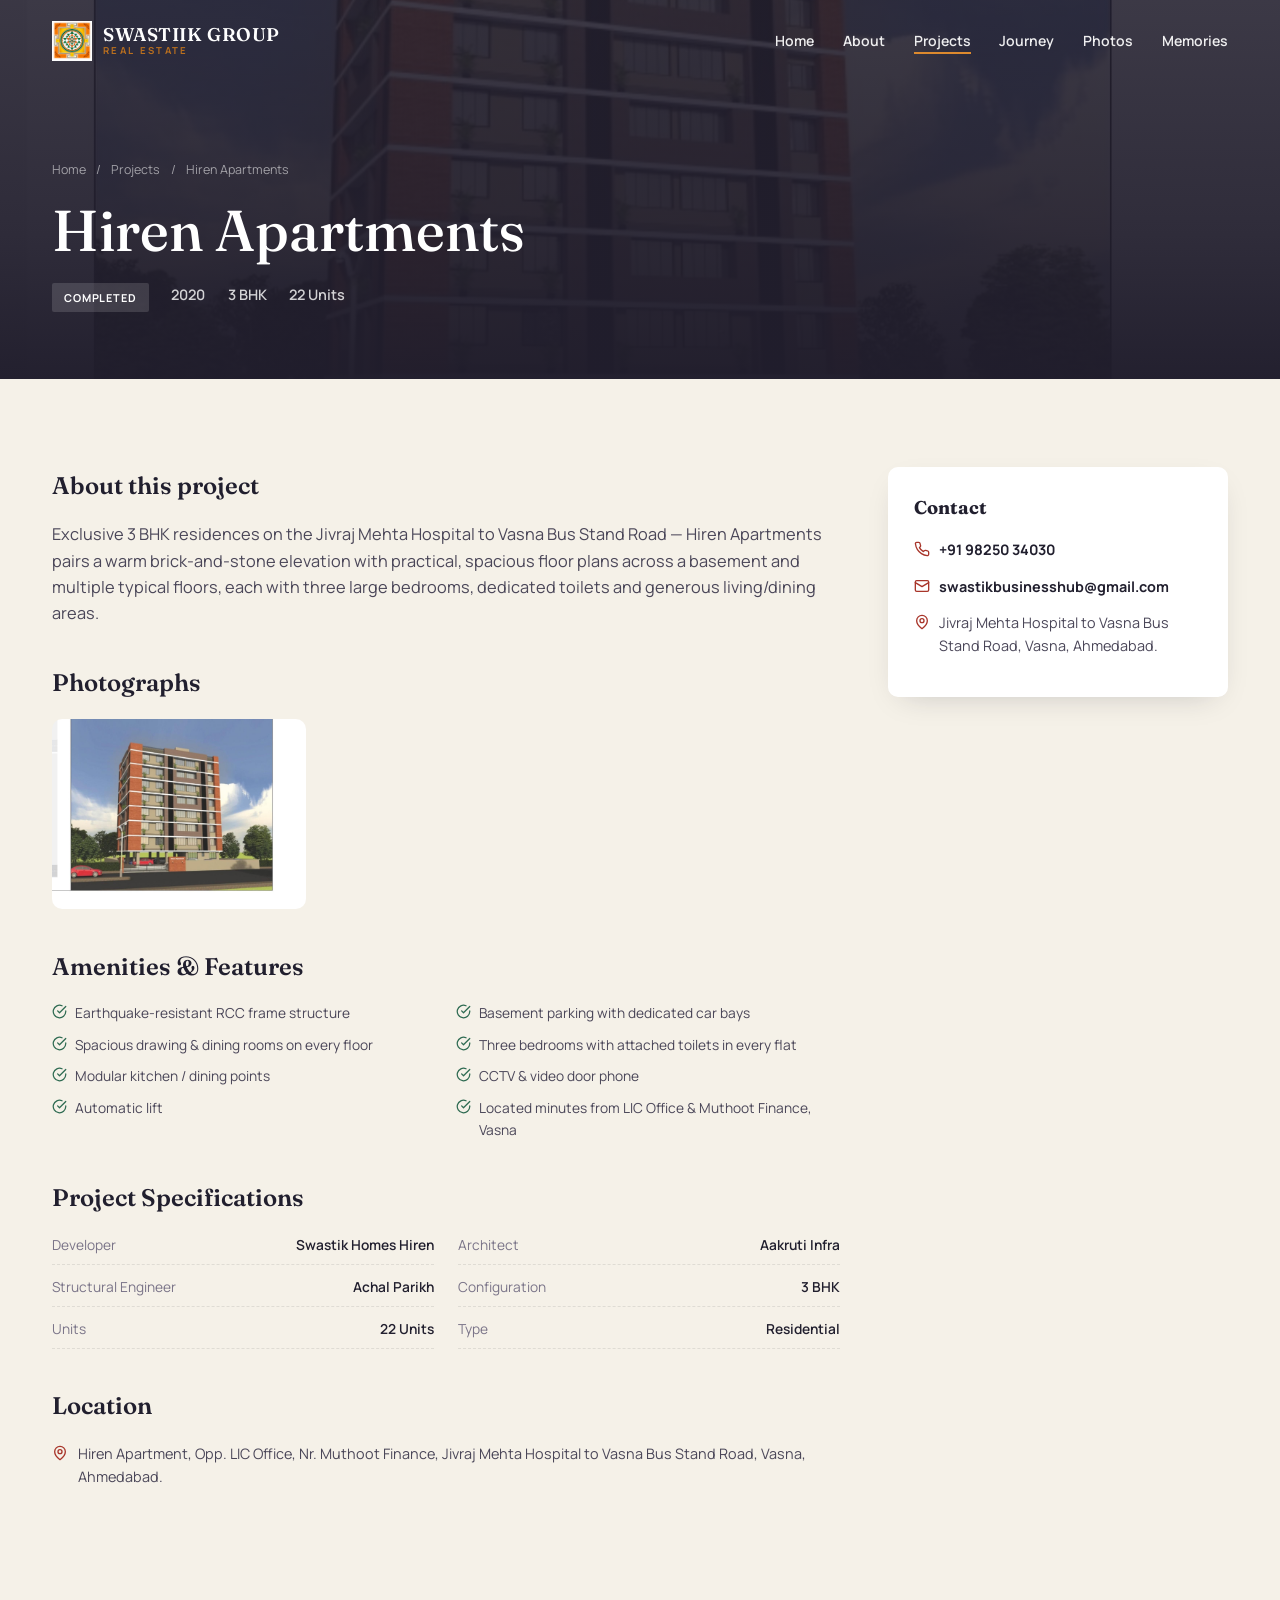
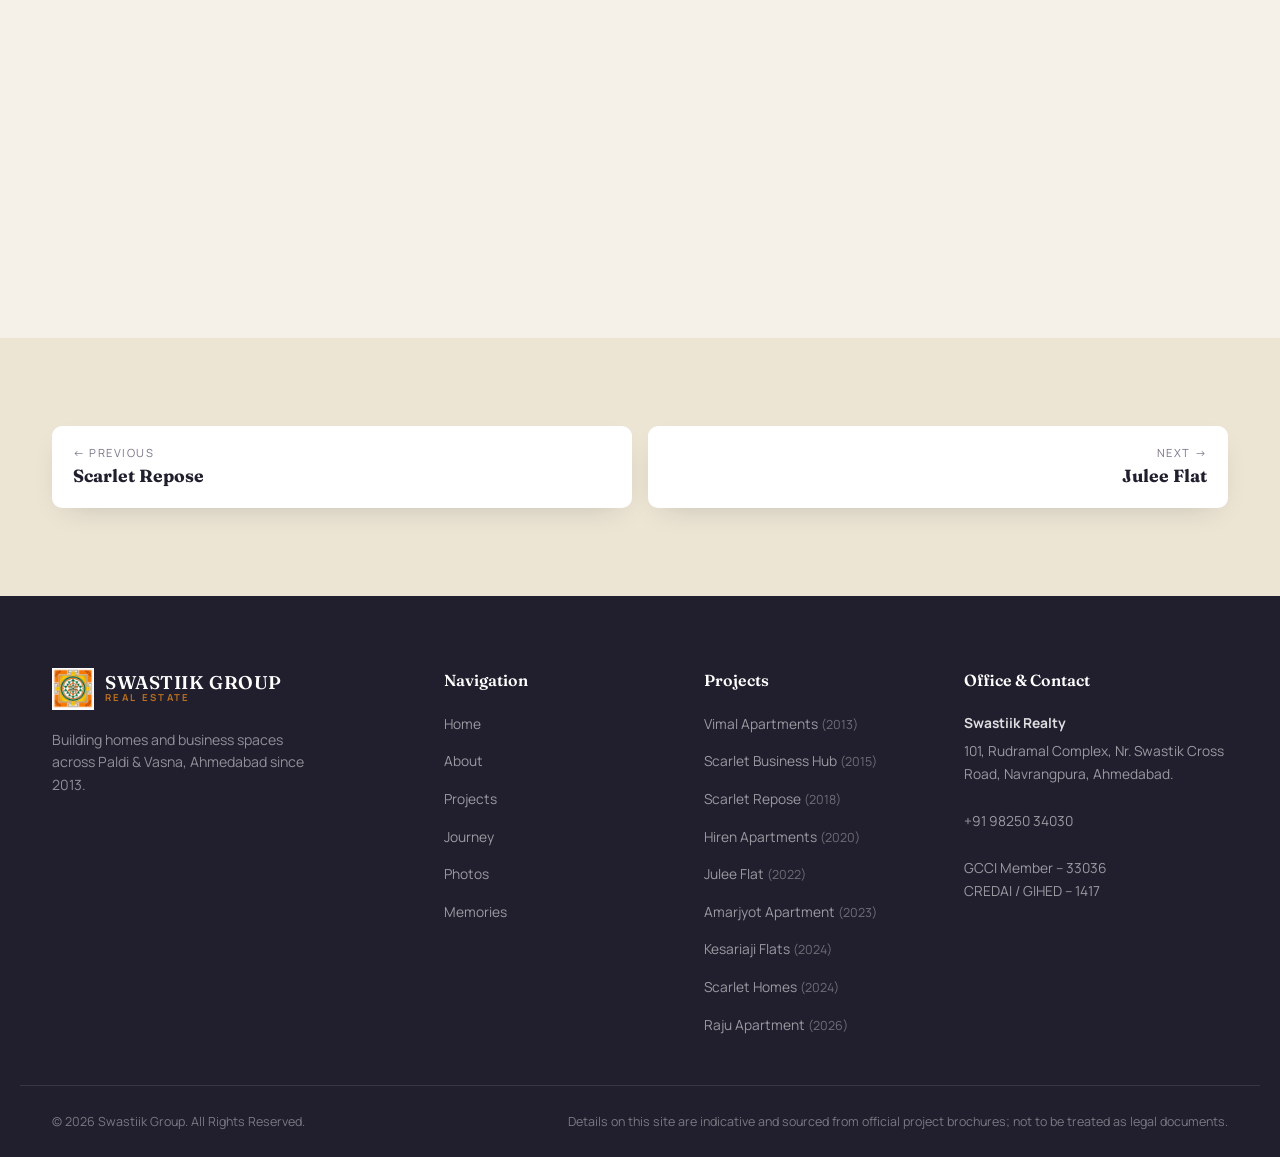
<file: project-hiren.html>
<!DOCTYPE html>
<html lang="en">
<head>
<meta charset="UTF-8">
<meta name="viewport" content="width=device-width, initial-scale=1.0, viewport-fit=cover">
<title>Hiren Apartments | Swastiik Group</title>
<meta name="description" content="Exclusive 3 BHK residences on the Jivraj Mehta Hospital to Vasna Bus Stand Road — Hiren Apartments pairs a warm brick-and-stone elevation with practical,…">
<link rel="canonical" href="https://swastiikgroup.com/project-hiren.html">
<link rel="icon" type="image/png" href="images/favicon.png">
<meta property="og:title" content="Hiren Apartments | Swastiik Group">
<meta property="og:description" content="Exclusive 3 BHK residences on the Jivraj Mehta Hospital to Vasna Bus Stand Road — Hiren Apartments pairs a warm brick-and-stone elevation with practical,…">
<meta property="og:type" content="website">
<meta property="og:url" content="https://swastiikgroup.com/project-hiren.html">
<meta property="og:image" content="https://swastiikgroup.com/images/projects/hiren_hero.jpg">
<meta name="theme-color" content="#211f2e">
<script>document.documentElement.classList.add("js")</script>
<link rel="preconnect" href="https://fonts.googleapis.com">
<link rel="preconnect" href="https://fonts.gstatic.com" crossorigin>
<link href="https://fonts.googleapis.com/css2?family=Fraunces:ital,wght@0,400;0,500;0,600;1,400;1,500&family=Manrope:wght@400;500;600;700;800&display=swap" rel="stylesheet">
<link rel="stylesheet" href="style.css">
<link rel="stylesheet" href="pages.css">
</head>
<body>

<nav id="navbar" class="navbar">
 <div class="nav-container">
  <a href="index.html" class="nav-logo"><img src="images/logo.png" alt="Swastiik Group logo"><div class="logo-text"><span class="logo-name">SWASTIIK GROUP</span><span class="logo-sub">Real Estate</span></div></a>
  <ul class="nav-links"><li><a href="index.html" class="nav-link">Home</a></li><li><a href="about.html" class="nav-link">About</a></li><li><a href="projects.html" class="nav-link active">Projects</a></li><li><a href="journey.html" class="nav-link">Journey</a></li><li><a href="photo.html" class="nav-link">Photos</a></li><li><a href="memories.html" class="nav-link">Memories</a></li></ul>
  <button class="hamburger" id="hamburger" aria-label="Toggle menu" aria-expanded="false"><span></span><span></span><span></span></button>
 </div>
 <div class="mobile-menu" id="mobileMenu"><ul class="mobile-nav-links"><li><a href="index.html" class="mobile-nav-link">Home</a></li><li><a href="about.html" class="mobile-nav-link">About</a></li><li><a href="projects.html" class="mobile-nav-link active">Projects</a></li><li><a href="journey.html" class="mobile-nav-link">Journey</a></li><li><a href="photo.html" class="mobile-nav-link">Photos</a></li><li><a href="memories.html" class="mobile-nav-link">Memories</a></li></ul></div>
</nav>
<header class="page-hero"><div class="hero-media"><img src="images/projects/hiren_hero.jpg" alt=""></div><div class="hero-overlay"></div><div class="container"><p class="crumbs"><a href="index.html">Home</a> <span>/</span> <a href="projects.html">Projects</a> <span>/</span> Hiren Apartments</p><h1>Hiren Apartments</h1><div class="ph-meta"><span class="badge badge-completed" style="background:rgba(255,255,255,.14);color:#fff">Completed</span><span>2020</span><span>3 BHK</span><span>22 Units</span></div></div></header>
<section class="section"><div class="container detail"><div>
<h2>About this project</h2><p class="lead-p">Exclusive 3 BHK residences on the Jivraj Mehta Hospital to Vasna Bus Stand Road — Hiren Apartments pairs a warm brick-and-stone elevation with practical, spacious floor plans across a basement and multiple typical floors, each with three large bedrooms, dedicated toilets and generous living/dining areas.</p>
<h2>Photographs</h2><div class="d-gallery"><a href="images/projects/hiren_hero.jpg" data-lb data-cap="Hiren Apartments"><img src="images/projects/hiren_hero.jpg" alt="Hiren Apartments view 1" loading="lazy"></a></div>
<h2>Amenities &amp; Features</h2><ul class="modal-amenities"><li><i data-lucide="check-circle" class=""></i> Earthquake-resistant RCC frame structure</li><li><i data-lucide="check-circle" class=""></i> Basement parking with dedicated car bays</li><li><i data-lucide="check-circle" class=""></i> Spacious drawing &amp; dining rooms on every floor</li><li><i data-lucide="check-circle" class=""></i> Three bedrooms with attached toilets in every flat</li><li><i data-lucide="check-circle" class=""></i> Modular kitchen / dining points</li><li><i data-lucide="check-circle" class=""></i> CCTV &amp; video door phone</li><li><i data-lucide="check-circle" class=""></i> Automatic lift</li><li><i data-lucide="check-circle" class=""></i> Located minutes from LIC Office &amp; Muthoot Finance, Vasna</li></ul>
<h2>Project Specifications</h2><div class="spec-grid"><div class="spec-row"><span class="spec-label">Developer</span><span class="spec-value">Swastik Homes Hiren</span></div><div class="spec-row"><span class="spec-label">Architect</span><span class="spec-value">Aakruti Infra</span></div><div class="spec-row"><span class="spec-label">Structural Engineer</span><span class="spec-value">Achal Parikh</span></div><div class="spec-row"><span class="spec-label">Configuration</span><span class="spec-value">3 BHK</span></div><div class="spec-row"><span class="spec-label">Units</span><span class="spec-value">22 Units</span></div><div class="spec-row"><span class="spec-label">Type</span><span class="spec-value">Residential</span></div></div>
<h2>Location</h2><p class="aside-row"><i data-lucide="map-pin" class=""></i> Hiren Apartment, Opp. LIC Office, Nr. Muthoot Finance, Jivraj Mehta Hospital to Vasna Bus Stand Road, Vasna, Ahmedabad.</p><div class="map-box"><iframe src="https://www.google.com/maps?q=Hiren+Apartment,+Opp+LIC+Office,+Nr+Muthoot+Finance,+Jivraj+Mehta+Hospital+to+Vasna+Bus+Stand+Road,+Vasna,+Ahmedabad+&output=embed" loading="lazy" referrerpolicy="no-referrer-when-downgrade" title="Hiren Apartments location map"></iframe></div>
</div><aside><div class="aside-card"><h3>Contact</h3><div class="aside-row"><i data-lucide="phone" class=""></i><a href="tel:+919825034030">+91 98250 34030</a></div>
<div class="aside-row"><i data-lucide="mail" class=""></i><a href="mailto:swastikbusinesshub@gmail.com">swastikbusinesshub@gmail.com</a></div><div class="aside-row"><i data-lucide="map-pin" class=""></i><span>Jivraj Mehta Hospital to Vasna Bus Stand Road, Vasna, Ahmedabad.</span></div>
</div></aside></div></section>
<section class="section alt"><div class="container pn"><a href="project-scarlet-repose.html"><small>&larr; Previous</small><strong>Scarlet Repose</strong></a><a href="project-julee.html"><small>Next &rarr;</small><strong>Julee Flat</strong></a></div></section>
<footer class="footer">
 <div class="footer-inner">
  <div class="footer-brand">
   <div class="footer-logo"><img src="images/logo.png" alt="Swastiik Group logo"><div class="logo-text"><span class="logo-name">SWASTIIK GROUP</span><span class="logo-sub">Real Estate</span></div></div>
   <p class="footer-tagline">Building homes and business spaces across Paldi &amp; Vasna, Ahmedabad since 2013.</p>
  </div>
  <div class="footer-col"><h4>Navigation</h4><ul><li><a href="index.html">Home</a></li><li><a href="about.html">About</a></li><li><a href="projects.html">Projects</a></li><li><a href="journey.html">Journey</a></li><li><a href="photo.html">Photos</a></li><li><a href="memories.html">Memories</a></li></ul></div>
  <div class="footer-col"><h4>Projects</h4><ul><li><a href="project-vimal.html">Vimal Apartments <span>(2013)</span></a></li><li><a href="project-scarlet-business-hub.html">Scarlet Business Hub <span>(2015)</span></a></li><li><a href="project-scarlet-repose.html">Scarlet Repose <span>(2018)</span></a></li><li><a href="project-hiren.html">Hiren Apartments <span>(2020)</span></a></li><li><a href="project-julee.html">Julee Flat <span>(2022)</span></a></li><li><a href="project-amarjyot.html">Amarjyot Apartment <span>(2023)</span></a></li><li><a href="project-kesariaji.html">Kesariaji Flats <span>(2024)</span></a></li><li><a href="project-scarlet-homes.html">Scarlet Homes <span>(2024)</span></a></li><li><a href="project-raju-apartment.html">Raju Apartment <span>(2026)</span></a></li></ul></div>
  <div class="footer-col"><h4>Office &amp; Contact</h4><div class="footer-address-block"><strong>Swastiik Realty</strong>101, Rudramal Complex, Nr. Swastik Cross Road, Navrangpura, Ahmedabad.<br><br><a href="tel:+919825034030">+91 98250 34030</a><br><br>GCCI Member &ndash; 33036<br>CREDAI / GIHED &ndash; 1417</div></div>
 </div>
 <div class="footer-bottom"><p>&copy; 2026 Swastiik Group. All Rights Reserved.</p>
  <div class="footer-legal"><span>Details on this site are indicative and sourced from official project brochures; not to be treated as legal documents.</span></div></div>
</footer>
<script src="site.js"></script>
</body>
</html>
</file>
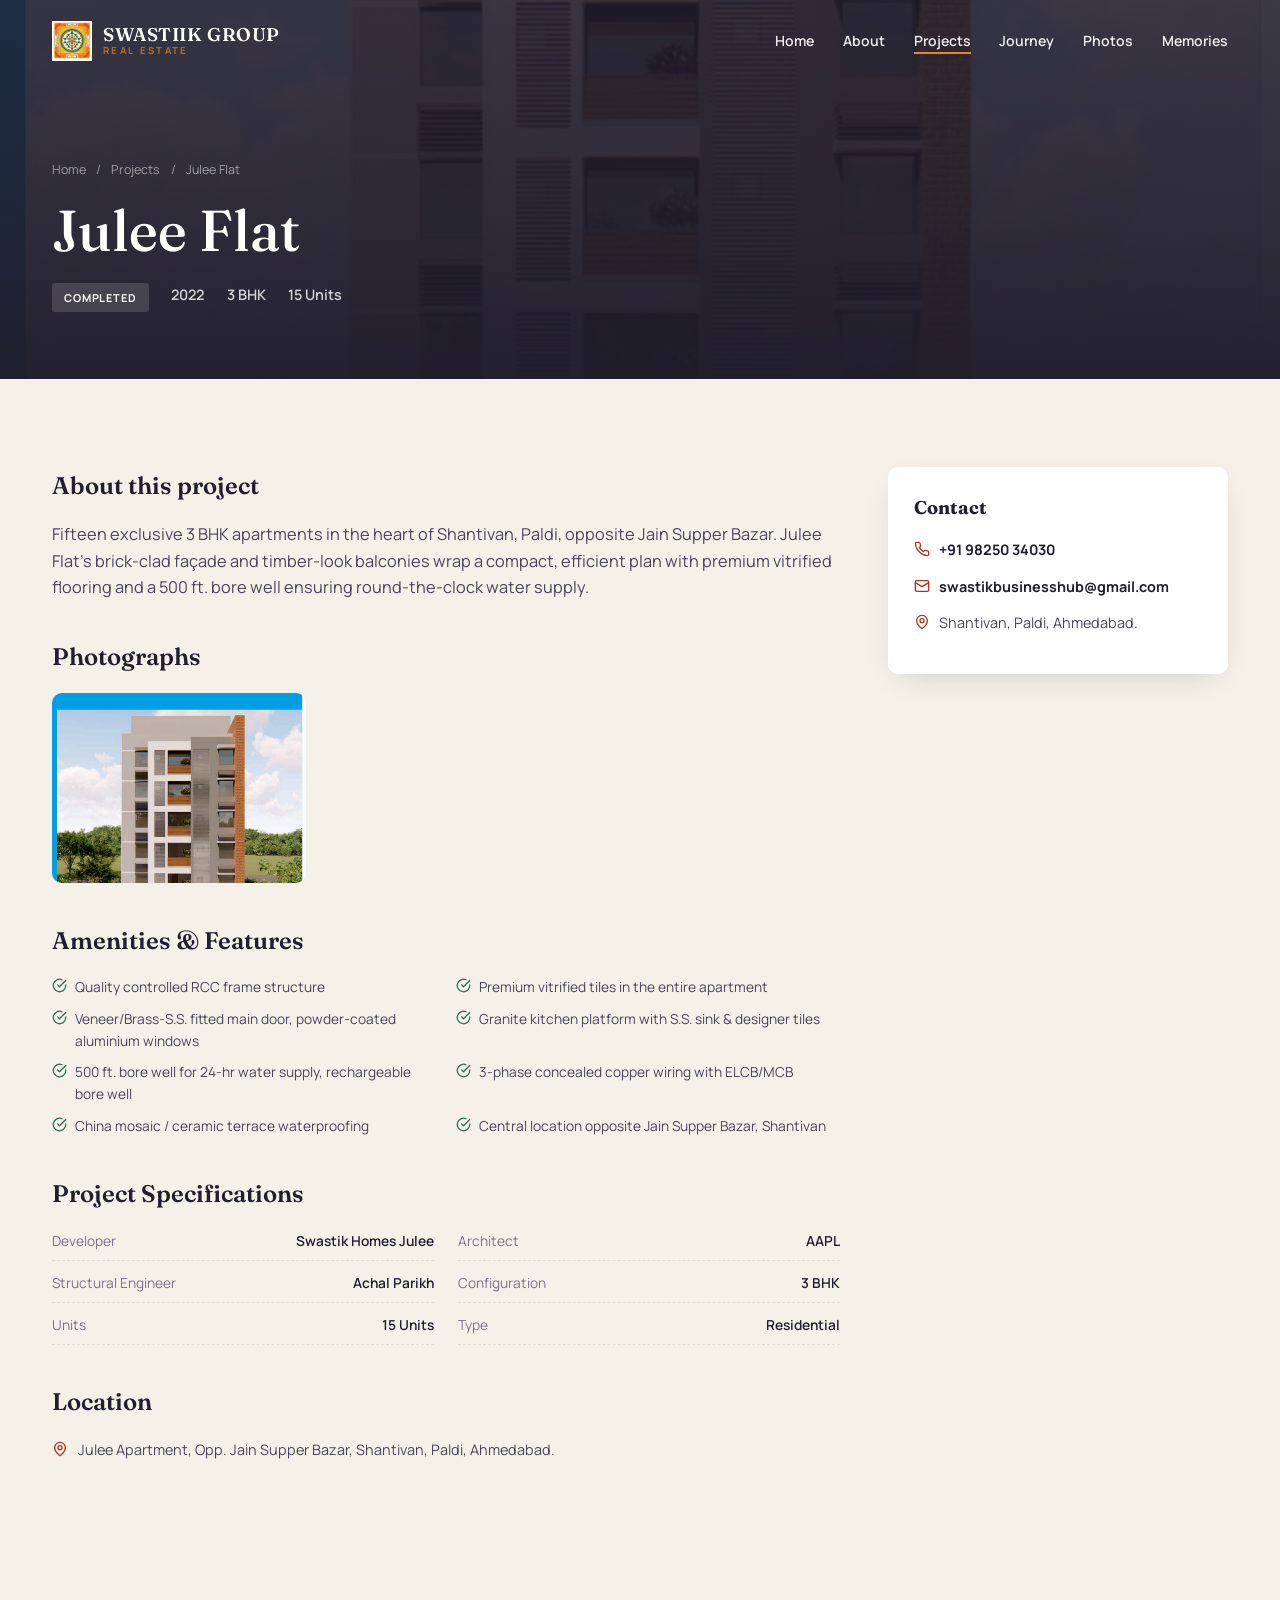
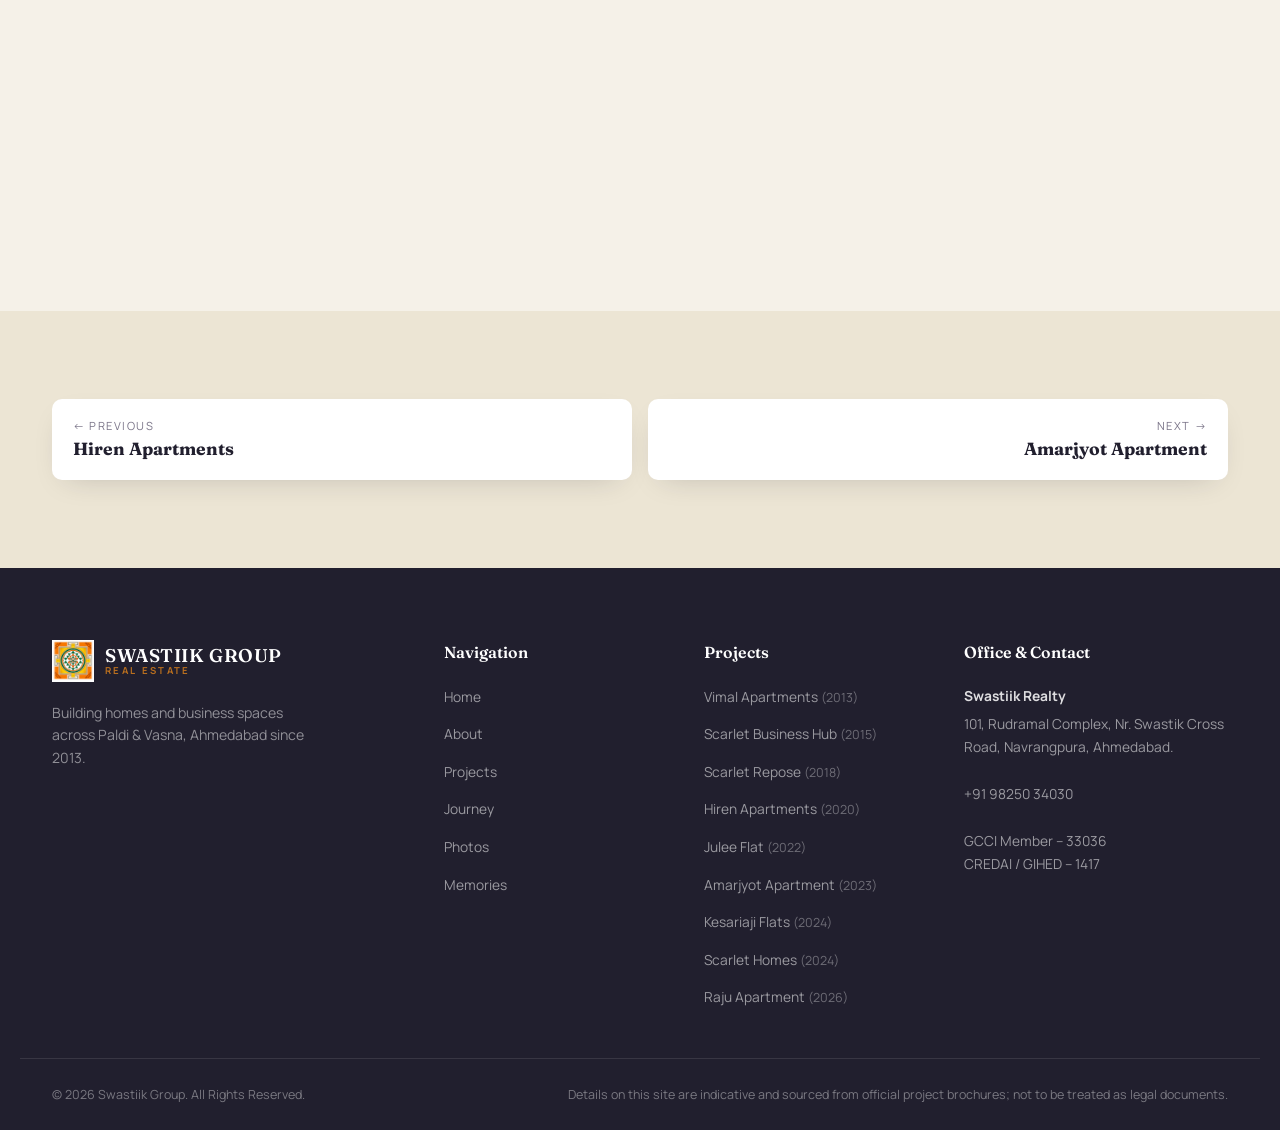
<file: project-julee.html>
<!DOCTYPE html>
<html lang="en">
<head>
<meta charset="UTF-8">
<meta name="viewport" content="width=device-width, initial-scale=1.0, viewport-fit=cover">
<title>Julee Flat | Swastiik Group</title>
<meta name="description" content="Fifteen exclusive 3 BHK apartments in the heart of Shantivan, Paldi, opposite Jain Supper Bazar. Julee Flat&#x27;s brick-clad façade and timber-look balconies…">
<link rel="canonical" href="https://swastiikgroup.com/project-julee.html">
<link rel="icon" type="image/png" href="images/favicon.png">
<meta property="og:title" content="Julee Flat | Swastiik Group">
<meta property="og:description" content="Fifteen exclusive 3 BHK apartments in the heart of Shantivan, Paldi, opposite Jain Supper Bazar. Julee Flat&#x27;s brick-clad façade and timber-look balconies…">
<meta property="og:type" content="website">
<meta property="og:url" content="https://swastiikgroup.com/project-julee.html">
<meta property="og:image" content="https://swastiikgroup.com/images/projects/julee_hero.jpg">
<meta name="theme-color" content="#211f2e">
<script>document.documentElement.classList.add("js")</script>
<link rel="preconnect" href="https://fonts.googleapis.com">
<link rel="preconnect" href="https://fonts.gstatic.com" crossorigin>
<link href="https://fonts.googleapis.com/css2?family=Fraunces:ital,wght@0,400;0,500;0,600;1,400;1,500&family=Manrope:wght@400;500;600;700;800&display=swap" rel="stylesheet">
<link rel="stylesheet" href="style.css">
<link rel="stylesheet" href="pages.css">
</head>
<body>

<nav id="navbar" class="navbar">
 <div class="nav-container">
  <a href="index.html" class="nav-logo"><img src="images/logo.png" alt="Swastiik Group logo"><div class="logo-text"><span class="logo-name">SWASTIIK GROUP</span><span class="logo-sub">Real Estate</span></div></a>
  <ul class="nav-links"><li><a href="index.html" class="nav-link">Home</a></li><li><a href="about.html" class="nav-link">About</a></li><li><a href="projects.html" class="nav-link active">Projects</a></li><li><a href="journey.html" class="nav-link">Journey</a></li><li><a href="photo.html" class="nav-link">Photos</a></li><li><a href="memories.html" class="nav-link">Memories</a></li></ul>
  <button class="hamburger" id="hamburger" aria-label="Toggle menu" aria-expanded="false"><span></span><span></span><span></span></button>
 </div>
 <div class="mobile-menu" id="mobileMenu"><ul class="mobile-nav-links"><li><a href="index.html" class="mobile-nav-link">Home</a></li><li><a href="about.html" class="mobile-nav-link">About</a></li><li><a href="projects.html" class="mobile-nav-link active">Projects</a></li><li><a href="journey.html" class="mobile-nav-link">Journey</a></li><li><a href="photo.html" class="mobile-nav-link">Photos</a></li><li><a href="memories.html" class="mobile-nav-link">Memories</a></li></ul></div>
</nav>
<header class="page-hero"><div class="hero-media"><img src="images/projects/julee_hero.jpg" alt=""></div><div class="hero-overlay"></div><div class="container"><p class="crumbs"><a href="index.html">Home</a> <span>/</span> <a href="projects.html">Projects</a> <span>/</span> Julee Flat</p><h1>Julee Flat</h1><div class="ph-meta"><span class="badge badge-completed" style="background:rgba(255,255,255,.14);color:#fff">Completed</span><span>2022</span><span>3 BHK</span><span>15 Units</span></div></div></header>
<section class="section"><div class="container detail"><div>
<h2>About this project</h2><p class="lead-p">Fifteen exclusive 3 BHK apartments in the heart of Shantivan, Paldi, opposite Jain Supper Bazar. Julee Flat&#x27;s brick-clad façade and timber-look balconies wrap a compact, efficient plan with premium vitrified flooring and a 500 ft. bore well ensuring round-the-clock water supply.</p>
<h2>Photographs</h2><div class="d-gallery"><a href="images/projects/julee_hero.jpg" data-lb data-cap="Julee Flat"><img src="images/projects/julee_hero.jpg" alt="Julee Flat view 1" loading="lazy"></a></div>
<h2>Amenities &amp; Features</h2><ul class="modal-amenities"><li><i data-lucide="check-circle" class=""></i> Quality controlled RCC frame structure</li><li><i data-lucide="check-circle" class=""></i> Premium vitrified tiles in the entire apartment</li><li><i data-lucide="check-circle" class=""></i> Veneer/Brass-S.S. fitted main door, powder-coated aluminium windows</li><li><i data-lucide="check-circle" class=""></i> Granite kitchen platform with S.S. sink &amp; designer tiles</li><li><i data-lucide="check-circle" class=""></i> 500 ft. bore well for 24-hr water supply, rechargeable bore well</li><li><i data-lucide="check-circle" class=""></i> 3-phase concealed copper wiring with ELCB/MCB</li><li><i data-lucide="check-circle" class=""></i> China mosaic / ceramic terrace waterproofing</li><li><i data-lucide="check-circle" class=""></i> Central location opposite Jain Supper Bazar, Shantivan</li></ul>
<h2>Project Specifications</h2><div class="spec-grid"><div class="spec-row"><span class="spec-label">Developer</span><span class="spec-value">Swastik Homes Julee</span></div><div class="spec-row"><span class="spec-label">Architect</span><span class="spec-value">AAPL</span></div><div class="spec-row"><span class="spec-label">Structural Engineer</span><span class="spec-value">Achal Parikh</span></div><div class="spec-row"><span class="spec-label">Configuration</span><span class="spec-value">3 BHK</span></div><div class="spec-row"><span class="spec-label">Units</span><span class="spec-value">15 Units</span></div><div class="spec-row"><span class="spec-label">Type</span><span class="spec-value">Residential</span></div></div>
<h2>Location</h2><p class="aside-row"><i data-lucide="map-pin" class=""></i> Julee Apartment, Opp. Jain Supper Bazar, Shantivan, Paldi, Ahmedabad.</p><div class="map-box"><iframe src="https://www.google.com/maps?q=Julee+Apartment,+Opp+Jain+Supper+Bazar,+Shantivan,+Paldi,+Ahmedabad+&output=embed" loading="lazy" referrerpolicy="no-referrer-when-downgrade" title="Julee Flat location map"></iframe></div>
</div><aside><div class="aside-card"><h3>Contact</h3><div class="aside-row"><i data-lucide="phone" class=""></i><a href="tel:+919825034030">+91 98250 34030</a></div>
<div class="aside-row"><i data-lucide="mail" class=""></i><a href="mailto:swastikbusinesshub@gmail.com">swastikbusinesshub@gmail.com</a></div><div class="aside-row"><i data-lucide="map-pin" class=""></i><span>Shantivan, Paldi, Ahmedabad.</span></div>
</div></aside></div></section>
<section class="section alt"><div class="container pn"><a href="project-hiren.html"><small>&larr; Previous</small><strong>Hiren Apartments</strong></a><a href="project-amarjyot.html"><small>Next &rarr;</small><strong>Amarjyot Apartment</strong></a></div></section>
<footer class="footer">
 <div class="footer-inner">
  <div class="footer-brand">
   <div class="footer-logo"><img src="images/logo.png" alt="Swastiik Group logo"><div class="logo-text"><span class="logo-name">SWASTIIK GROUP</span><span class="logo-sub">Real Estate</span></div></div>
   <p class="footer-tagline">Building homes and business spaces across Paldi &amp; Vasna, Ahmedabad since 2013.</p>
  </div>
  <div class="footer-col"><h4>Navigation</h4><ul><li><a href="index.html">Home</a></li><li><a href="about.html">About</a></li><li><a href="projects.html">Projects</a></li><li><a href="journey.html">Journey</a></li><li><a href="photo.html">Photos</a></li><li><a href="memories.html">Memories</a></li></ul></div>
  <div class="footer-col"><h4>Projects</h4><ul><li><a href="project-vimal.html">Vimal Apartments <span>(2013)</span></a></li><li><a href="project-scarlet-business-hub.html">Scarlet Business Hub <span>(2015)</span></a></li><li><a href="project-scarlet-repose.html">Scarlet Repose <span>(2018)</span></a></li><li><a href="project-hiren.html">Hiren Apartments <span>(2020)</span></a></li><li><a href="project-julee.html">Julee Flat <span>(2022)</span></a></li><li><a href="project-amarjyot.html">Amarjyot Apartment <span>(2023)</span></a></li><li><a href="project-kesariaji.html">Kesariaji Flats <span>(2024)</span></a></li><li><a href="project-scarlet-homes.html">Scarlet Homes <span>(2024)</span></a></li><li><a href="project-raju-apartment.html">Raju Apartment <span>(2026)</span></a></li></ul></div>
  <div class="footer-col"><h4>Office &amp; Contact</h4><div class="footer-address-block"><strong>Swastiik Realty</strong>101, Rudramal Complex, Nr. Swastik Cross Road, Navrangpura, Ahmedabad.<br><br><a href="tel:+919825034030">+91 98250 34030</a><br><br>GCCI Member &ndash; 33036<br>CREDAI / GIHED &ndash; 1417</div></div>
 </div>
 <div class="footer-bottom"><p>&copy; 2026 Swastiik Group. All Rights Reserved.</p>
  <div class="footer-legal"><span>Details on this site are indicative and sourced from official project brochures; not to be treated as legal documents.</span></div></div>
</footer>
<script src="site.js"></script>
</body>
</html>
</file>
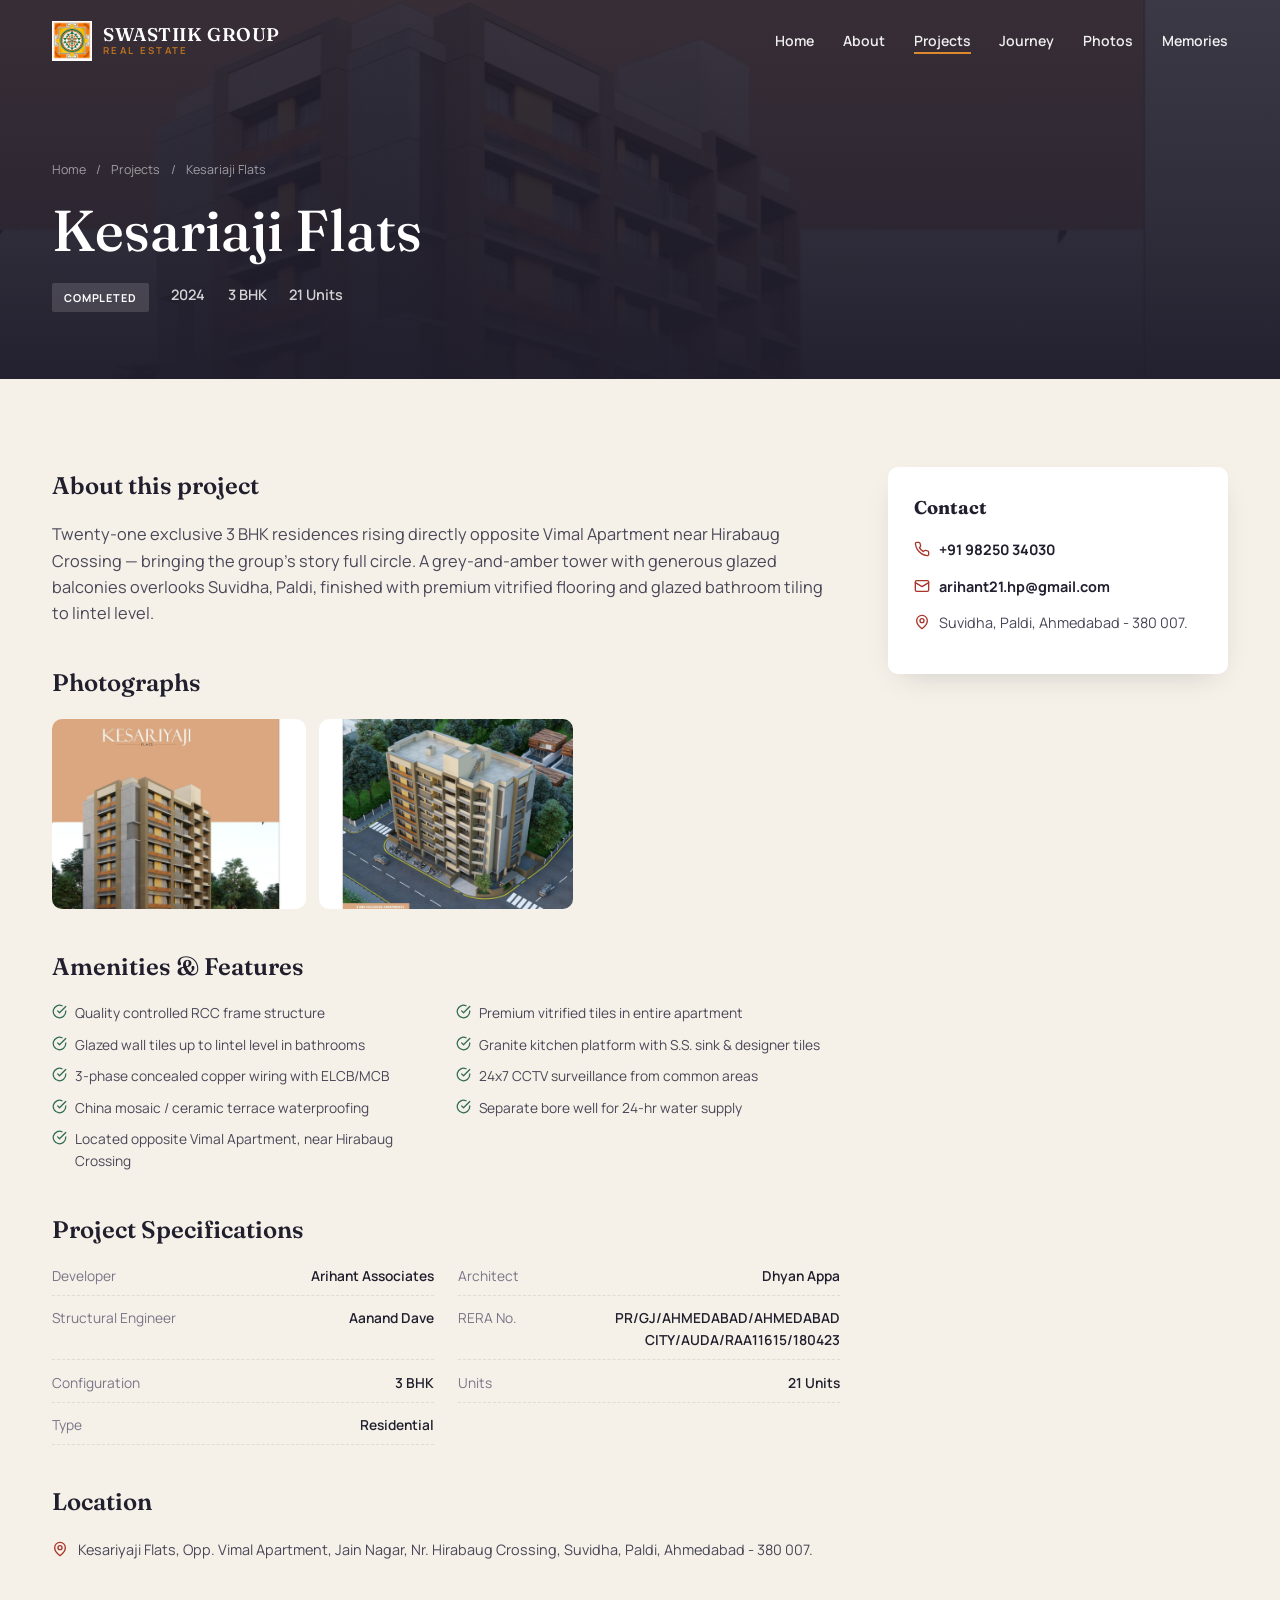
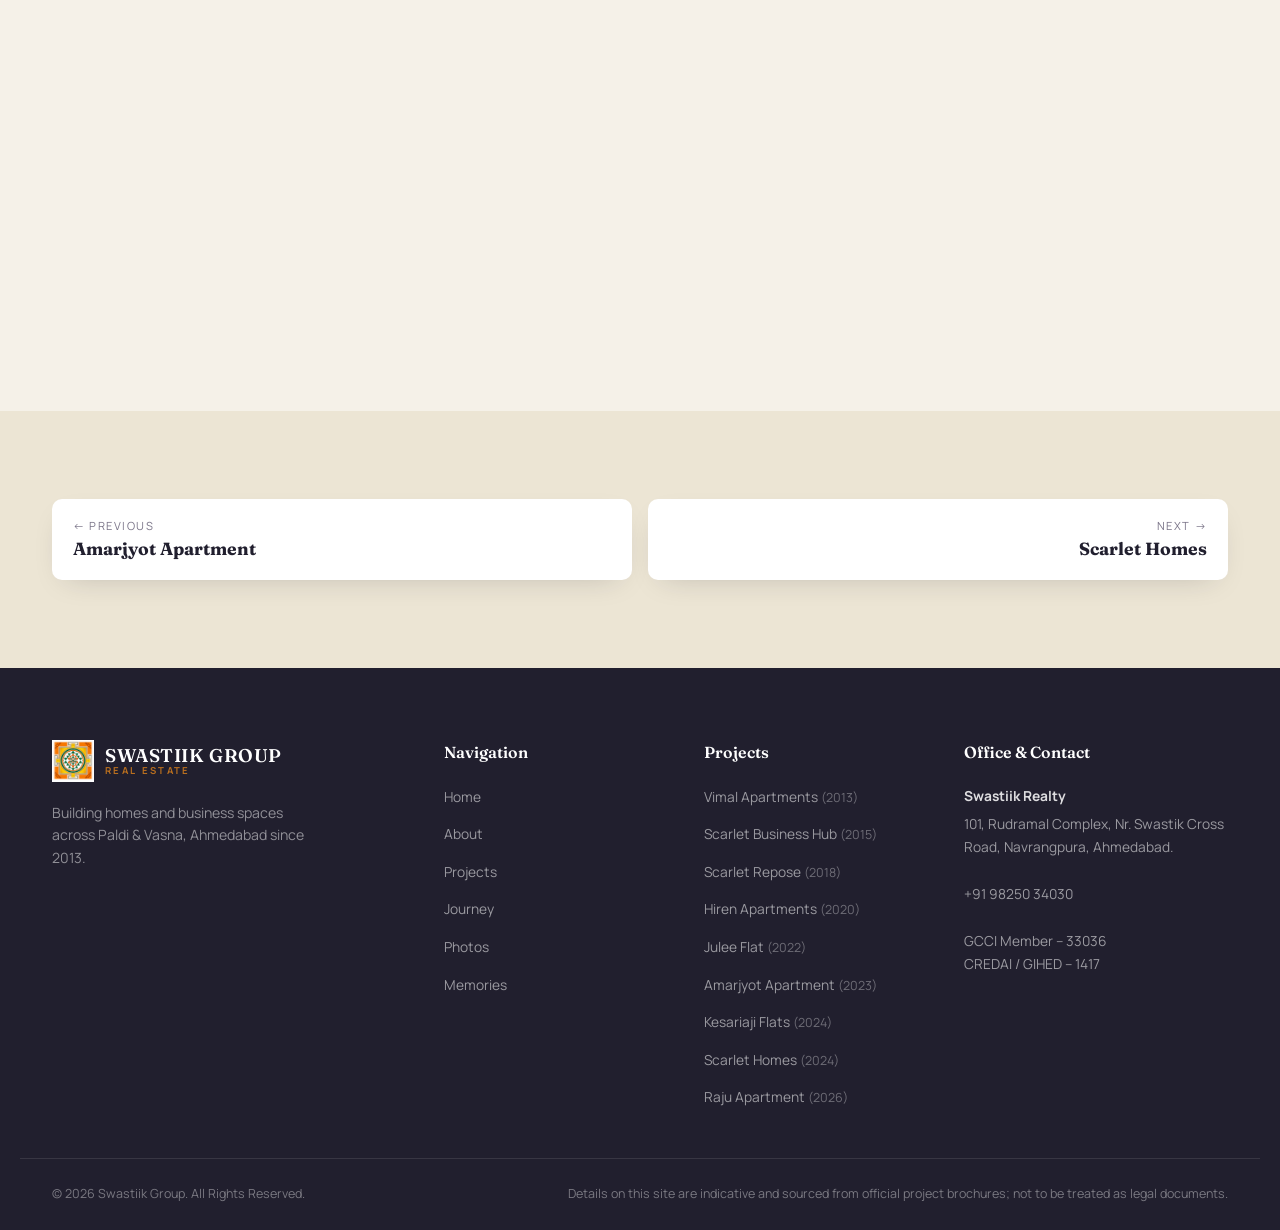
<file: project-kesariaji.html>
<!DOCTYPE html>
<html lang="en">
<head>
<meta charset="UTF-8">
<meta name="viewport" content="width=device-width, initial-scale=1.0, viewport-fit=cover">
<title>Kesariaji Flats | Swastiik Group</title>
<meta name="description" content="Twenty-one exclusive 3 BHK residences rising directly opposite Vimal Apartment near Hirabaug Crossing — bringing the group&#x27;s story full circle. A…">
<link rel="canonical" href="https://swastiikgroup.com/project-kesariaji.html">
<link rel="icon" type="image/png" href="images/favicon.png">
<meta property="og:title" content="Kesariaji Flats | Swastiik Group">
<meta property="og:description" content="Twenty-one exclusive 3 BHK residences rising directly opposite Vimal Apartment near Hirabaug Crossing — bringing the group&#x27;s story full circle. A…">
<meta property="og:type" content="website">
<meta property="og:url" content="https://swastiikgroup.com/project-kesariaji.html">
<meta property="og:image" content="https://swastiikgroup.com/images/projects/kesariaji_hero.jpg">
<meta name="theme-color" content="#211f2e">
<script>document.documentElement.classList.add("js")</script>
<link rel="preconnect" href="https://fonts.googleapis.com">
<link rel="preconnect" href="https://fonts.gstatic.com" crossorigin>
<link href="https://fonts.googleapis.com/css2?family=Fraunces:ital,wght@0,400;0,500;0,600;1,400;1,500&family=Manrope:wght@400;500;600;700;800&display=swap" rel="stylesheet">
<link rel="stylesheet" href="style.css">
<link rel="stylesheet" href="pages.css">
</head>
<body>

<nav id="navbar" class="navbar">
 <div class="nav-container">
  <a href="index.html" class="nav-logo"><img src="images/logo.png" alt="Swastiik Group logo"><div class="logo-text"><span class="logo-name">SWASTIIK GROUP</span><span class="logo-sub">Real Estate</span></div></a>
  <ul class="nav-links"><li><a href="index.html" class="nav-link">Home</a></li><li><a href="about.html" class="nav-link">About</a></li><li><a href="projects.html" class="nav-link active">Projects</a></li><li><a href="journey.html" class="nav-link">Journey</a></li><li><a href="photo.html" class="nav-link">Photos</a></li><li><a href="memories.html" class="nav-link">Memories</a></li></ul>
  <button class="hamburger" id="hamburger" aria-label="Toggle menu" aria-expanded="false"><span></span><span></span><span></span></button>
 </div>
 <div class="mobile-menu" id="mobileMenu"><ul class="mobile-nav-links"><li><a href="index.html" class="mobile-nav-link">Home</a></li><li><a href="about.html" class="mobile-nav-link">About</a></li><li><a href="projects.html" class="mobile-nav-link active">Projects</a></li><li><a href="journey.html" class="mobile-nav-link">Journey</a></li><li><a href="photo.html" class="mobile-nav-link">Photos</a></li><li><a href="memories.html" class="mobile-nav-link">Memories</a></li></ul></div>
</nav>
<header class="page-hero"><div class="hero-media"><img src="images/projects/kesariaji_hero.jpg" alt=""></div><div class="hero-overlay"></div><div class="container"><p class="crumbs"><a href="index.html">Home</a> <span>/</span> <a href="projects.html">Projects</a> <span>/</span> Kesariaji Flats</p><h1>Kesariaji Flats</h1><div class="ph-meta"><span class="badge badge-completed" style="background:rgba(255,255,255,.14);color:#fff">Completed</span><span>2024</span><span>3 BHK</span><span>21 Units</span></div></div></header>
<section class="section"><div class="container detail"><div>
<h2>About this project</h2><p class="lead-p">Twenty-one exclusive 3 BHK residences rising directly opposite Vimal Apartment near Hirabaug Crossing — bringing the group&#x27;s story full circle. A grey-and-amber tower with generous glazed balconies overlooks Suvidha, Paldi, finished with premium vitrified flooring and glazed bathroom tiling to lintel level.</p>
<h2>Photographs</h2><div class="d-gallery"><a href="images/projects/kesariaji_hero.jpg" data-lb data-cap="Kesariaji Flats"><img src="images/projects/kesariaji_hero.jpg" alt="Kesariaji Flats view 1" loading="lazy"></a><a href="images/projects/kesariaji_aerial.jpg" data-lb data-cap="Kesariaji Flats"><img src="images/projects/kesariaji_aerial.jpg" alt="Kesariaji Flats view 2" loading="lazy"></a></div>
<h2>Amenities &amp; Features</h2><ul class="modal-amenities"><li><i data-lucide="check-circle" class=""></i> Quality controlled RCC frame structure</li><li><i data-lucide="check-circle" class=""></i> Premium vitrified tiles in entire apartment</li><li><i data-lucide="check-circle" class=""></i> Glazed wall tiles up to lintel level in bathrooms</li><li><i data-lucide="check-circle" class=""></i> Granite kitchen platform with S.S. sink &amp; designer tiles</li><li><i data-lucide="check-circle" class=""></i> 3-phase concealed copper wiring with ELCB/MCB</li><li><i data-lucide="check-circle" class=""></i> 24x7 CCTV surveillance from common areas</li><li><i data-lucide="check-circle" class=""></i> China mosaic / ceramic terrace waterproofing</li><li><i data-lucide="check-circle" class=""></i> Separate bore well for 24-hr water supply</li><li><i data-lucide="check-circle" class=""></i> Located opposite Vimal Apartment, near Hirabaug Crossing</li></ul>
<h2>Project Specifications</h2><div class="spec-grid"><div class="spec-row"><span class="spec-label">Developer</span><span class="spec-value">Arihant Associates</span></div><div class="spec-row"><span class="spec-label">Architect</span><span class="spec-value">Dhyan Appa</span></div><div class="spec-row"><span class="spec-label">Structural Engineer</span><span class="spec-value">Aanand Dave</span></div><div class="spec-row"><span class="spec-label">RERA No.</span><span class="spec-value">PR/GJ/AHMEDABAD/AHMEDABAD CITY/AUDA/RAA11615/180423</span></div><div class="spec-row"><span class="spec-label">Configuration</span><span class="spec-value">3 BHK</span></div><div class="spec-row"><span class="spec-label">Units</span><span class="spec-value">21 Units</span></div><div class="spec-row"><span class="spec-label">Type</span><span class="spec-value">Residential</span></div></div>
<h2>Location</h2><p class="aside-row"><i data-lucide="map-pin" class=""></i> Kesariyaji Flats, Opp. Vimal Apartment, Jain Nagar, Nr. Hirabaug Crossing, Suvidha, Paldi, Ahmedabad - 380 007.</p><div class="map-box"><iframe src="https://www.google.com/maps?q=Kesariyaji+Flats,+Opp+Vimal+Apartment,+Jain+Nagar,+Nr+Hirabaug+Crossing,+Suvidha,+Paldi,+Ahmedabad+380+007+&output=embed" loading="lazy" referrerpolicy="no-referrer-when-downgrade" title="Kesariaji Flats location map"></iframe></div>
</div><aside><div class="aside-card"><h3>Contact</h3><div class="aside-row"><i data-lucide="phone" class=""></i><a href="tel:+919825034030">+91 98250 34030</a></div>
<div class="aside-row"><i data-lucide="mail" class=""></i><a href="mailto:arihant21.hp@gmail.com">arihant21.hp@gmail.com</a></div><div class="aside-row"><i data-lucide="map-pin" class=""></i><span>Suvidha, Paldi, Ahmedabad - 380 007.</span></div>
</div></aside></div></section>
<section class="section alt"><div class="container pn"><a href="project-amarjyot.html"><small>&larr; Previous</small><strong>Amarjyot Apartment</strong></a><a href="project-scarlet-homes.html"><small>Next &rarr;</small><strong>Scarlet Homes</strong></a></div></section>
<footer class="footer">
 <div class="footer-inner">
  <div class="footer-brand">
   <div class="footer-logo"><img src="images/logo.png" alt="Swastiik Group logo"><div class="logo-text"><span class="logo-name">SWASTIIK GROUP</span><span class="logo-sub">Real Estate</span></div></div>
   <p class="footer-tagline">Building homes and business spaces across Paldi &amp; Vasna, Ahmedabad since 2013.</p>
  </div>
  <div class="footer-col"><h4>Navigation</h4><ul><li><a href="index.html">Home</a></li><li><a href="about.html">About</a></li><li><a href="projects.html">Projects</a></li><li><a href="journey.html">Journey</a></li><li><a href="photo.html">Photos</a></li><li><a href="memories.html">Memories</a></li></ul></div>
  <div class="footer-col"><h4>Projects</h4><ul><li><a href="project-vimal.html">Vimal Apartments <span>(2013)</span></a></li><li><a href="project-scarlet-business-hub.html">Scarlet Business Hub <span>(2015)</span></a></li><li><a href="project-scarlet-repose.html">Scarlet Repose <span>(2018)</span></a></li><li><a href="project-hiren.html">Hiren Apartments <span>(2020)</span></a></li><li><a href="project-julee.html">Julee Flat <span>(2022)</span></a></li><li><a href="project-amarjyot.html">Amarjyot Apartment <span>(2023)</span></a></li><li><a href="project-kesariaji.html">Kesariaji Flats <span>(2024)</span></a></li><li><a href="project-scarlet-homes.html">Scarlet Homes <span>(2024)</span></a></li><li><a href="project-raju-apartment.html">Raju Apartment <span>(2026)</span></a></li></ul></div>
  <div class="footer-col"><h4>Office &amp; Contact</h4><div class="footer-address-block"><strong>Swastiik Realty</strong>101, Rudramal Complex, Nr. Swastik Cross Road, Navrangpura, Ahmedabad.<br><br><a href="tel:+919825034030">+91 98250 34030</a><br><br>GCCI Member &ndash; 33036<br>CREDAI / GIHED &ndash; 1417</div></div>
 </div>
 <div class="footer-bottom"><p>&copy; 2026 Swastiik Group. All Rights Reserved.</p>
  <div class="footer-legal"><span>Details on this site are indicative and sourced from official project brochures; not to be treated as legal documents.</span></div></div>
</footer>
<script src="site.js"></script>
</body>
</html>
</file>
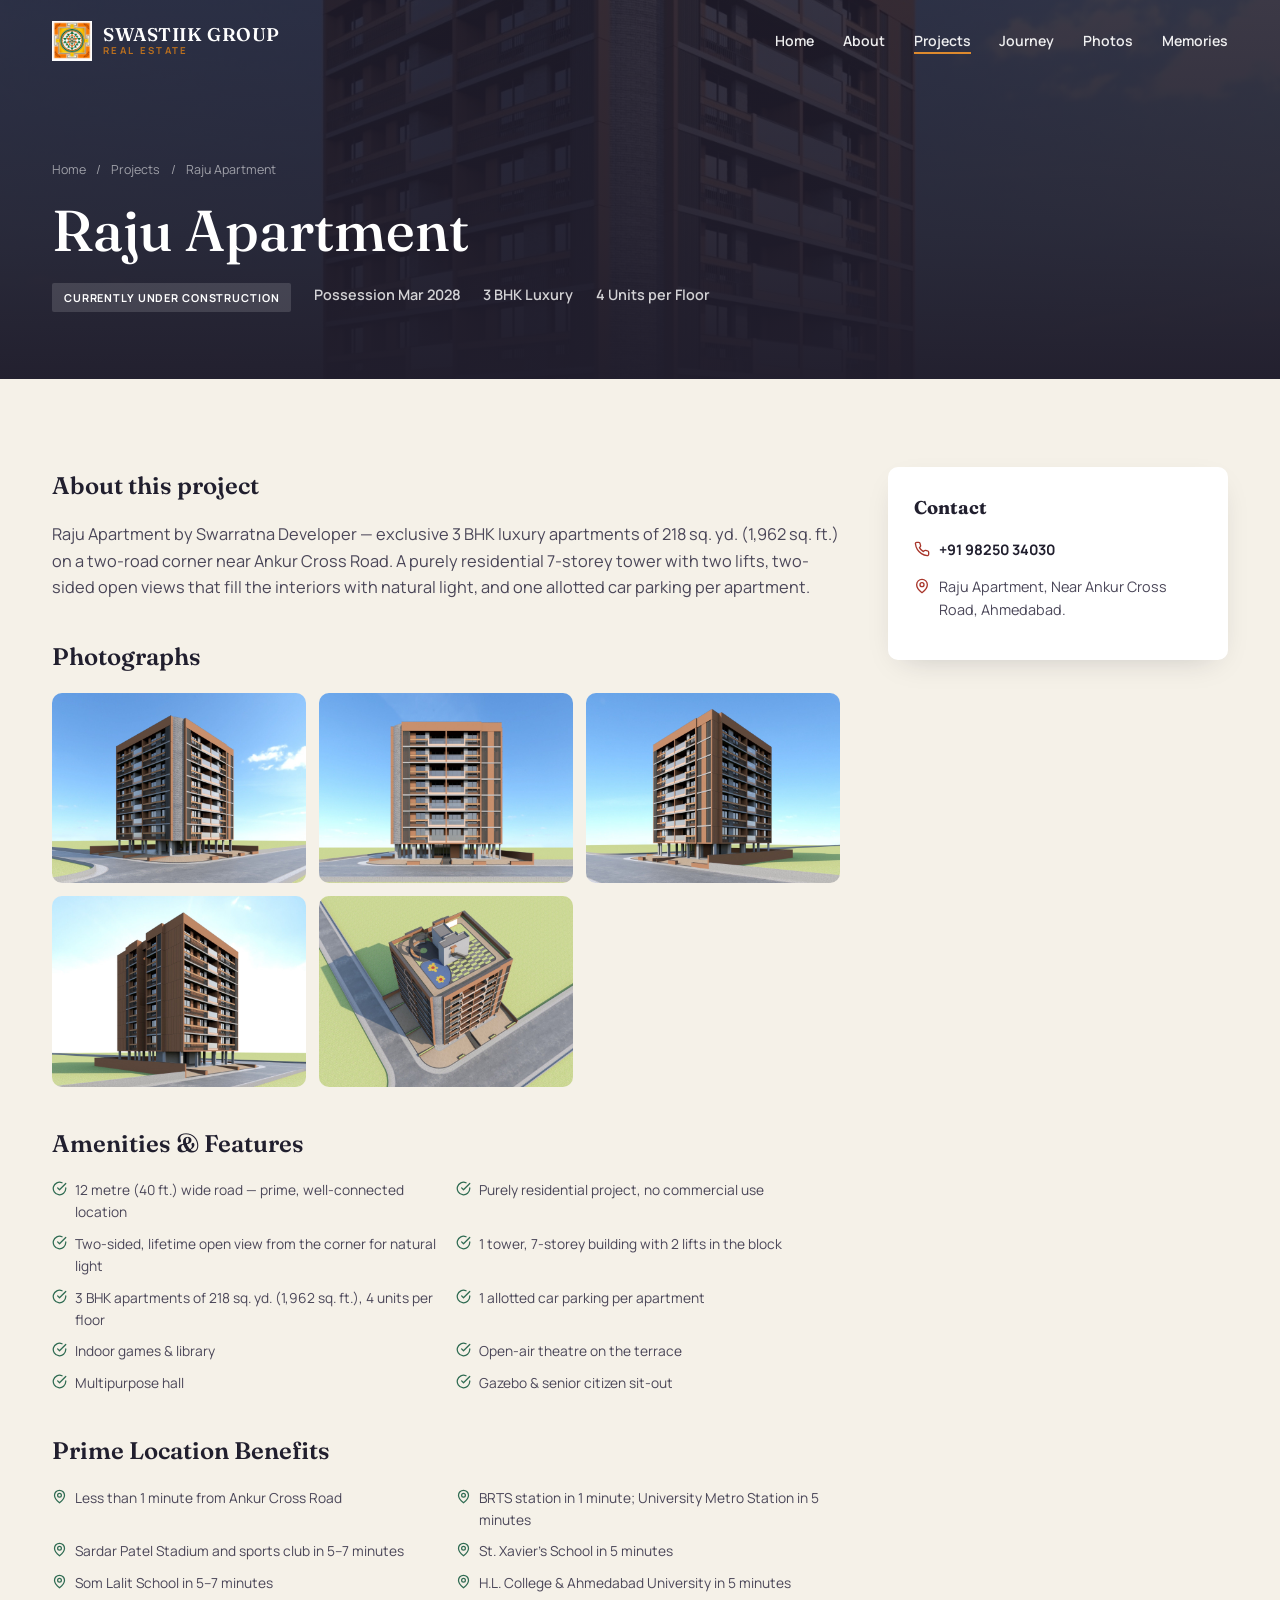
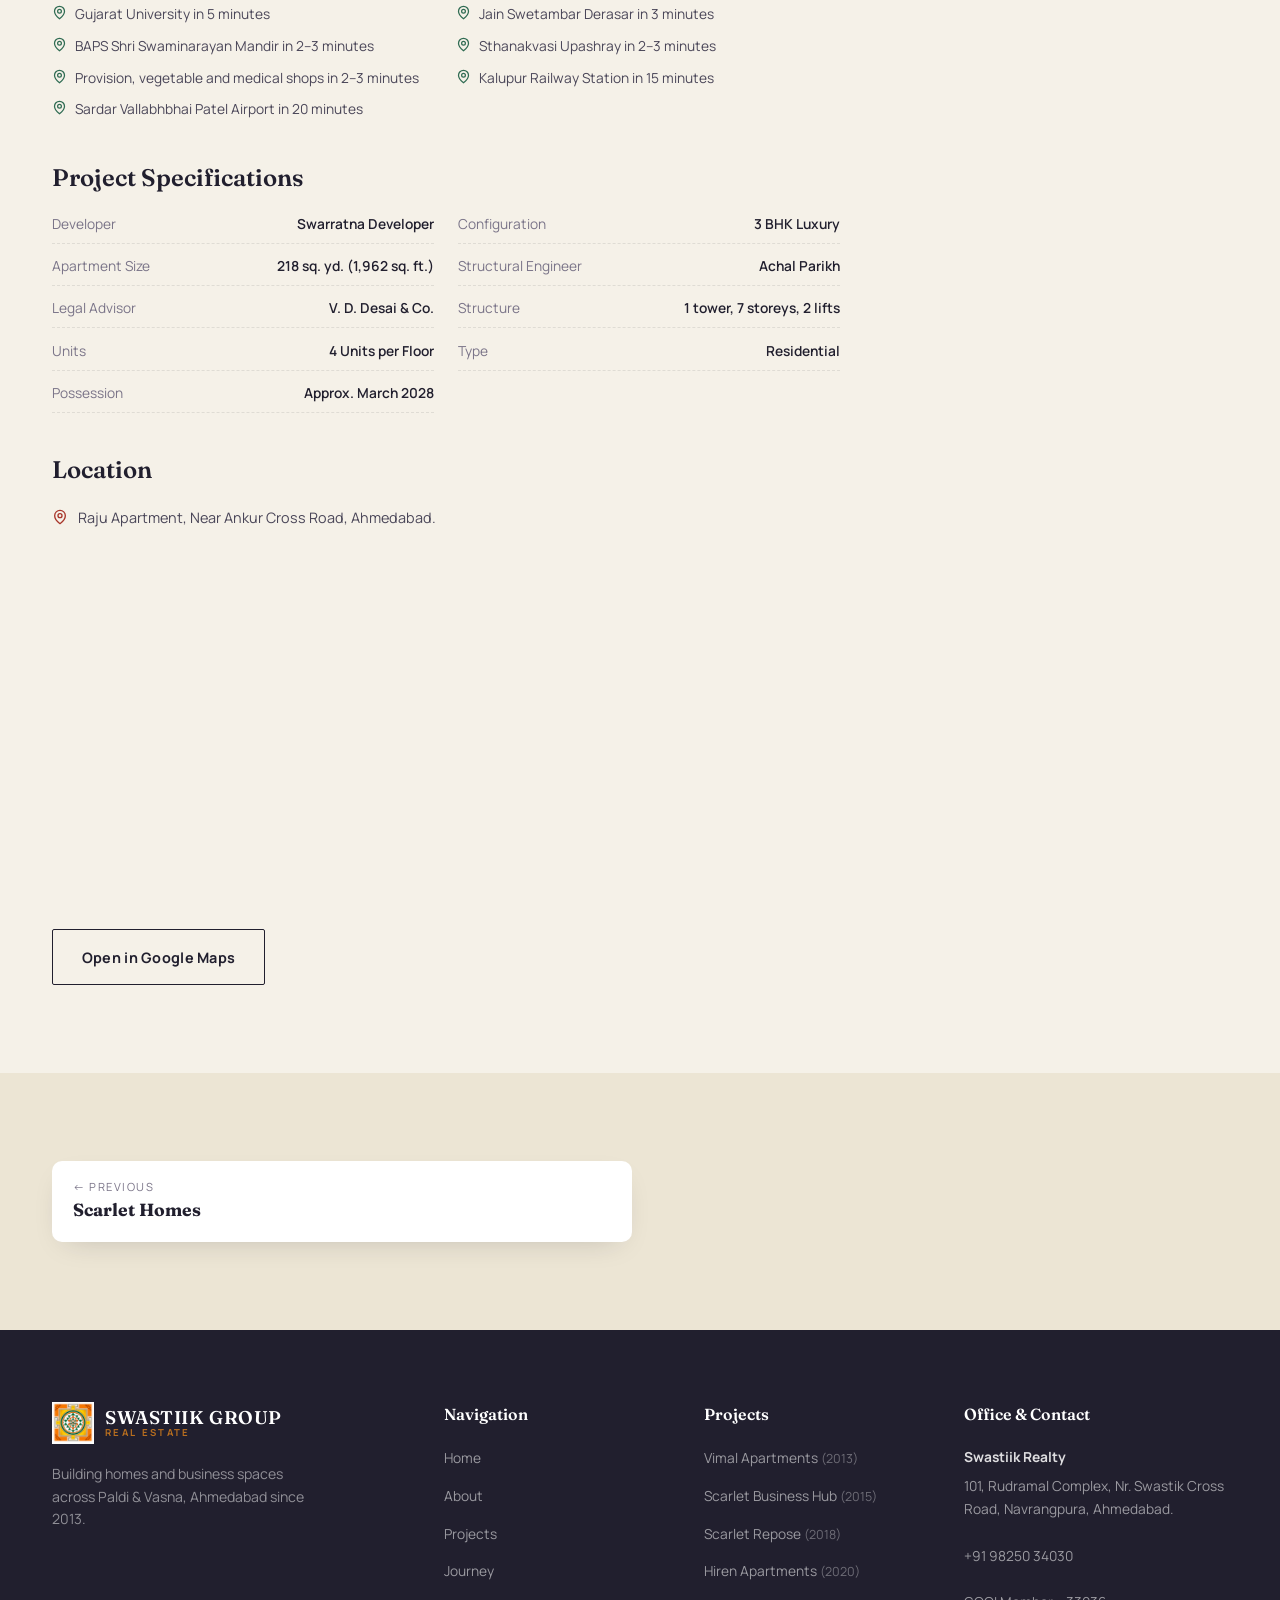
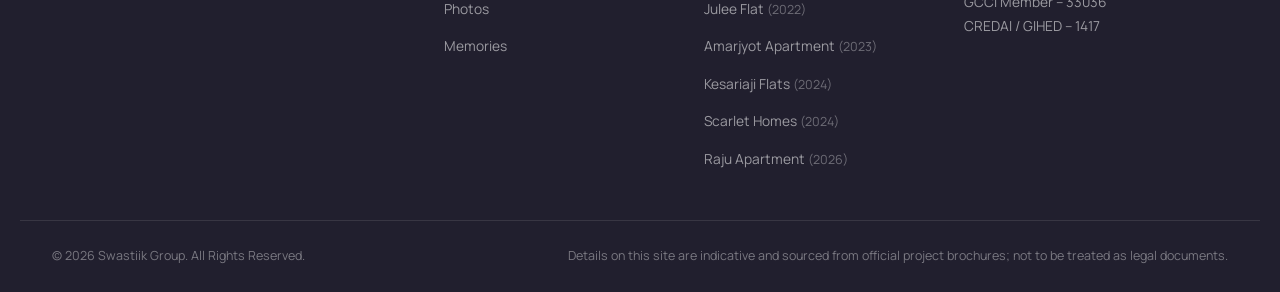
<file: project-raju-apartment.html>
<!doctype html>
<html lang="en">
  <head>
    <meta charset="UTF-8" />
    <meta
      name="viewport"
      content="width=device-width, initial-scale=1.0, viewport-fit=cover"
    />
    <title>Raju Apartment | Swastiik Group</title>
    <meta
      name="description"
      content="Raju Apartment by Swarratna Developer — exclusive 3 BHK luxury apartments of 218 sq. yd. (1,962 sq. ft.) on a two-road corner near Ankur Cross Road. A…"
    />
    <link
      rel="canonical"
      href="https://swastiikgroup.com/project-raju-apartment.html"
    />
    <link rel="icon" type="image/png" href="images/favicon.png" />
    <meta property="og:title" content="Raju Apartment | Swastiik Group" />
    <meta
      property="og:description"
      content="Raju Apartment by Swarratna Developer — exclusive 3 BHK luxury apartments of 218 sq. yd. (1,962 sq. ft.) on a two-road corner near Ankur Cross Road. A…"
    />
    <meta property="og:type" content="website" />
    <meta
      property="og:url"
      content="https://swastiikgroup.com/project-raju-apartment.html"
    />
    <meta
      property="og:image"
      content="https://swastiikgroup.com/images/projects/raju_corner.jpg"
    />
    <meta name="theme-color" content="#211f2e" />
    <script>
      document.documentElement.classList.add("js");
    </script>
    <link rel="preconnect" href="https://fonts.googleapis.com" />
    <link rel="preconnect" href="https://fonts.gstatic.com" crossorigin />
    <link
      href="https://fonts.googleapis.com/css2?family=Fraunces:ital,wght@0,400;0,500;0,600;1,400;1,500&family=Manrope:wght@400;500;600;700;800&display=swap"
      rel="stylesheet"
    />
    <link rel="stylesheet" href="style.css" />
    <link rel="stylesheet" href="pages.css" />
  </head>
  <body>
    <nav id="navbar" class="navbar">
      <div class="nav-container">
        <a href="index.html" class="nav-logo"
          ><img src="images/logo.png" alt="Swastiik Group logo" />
          <div class="logo-text">
            <span class="logo-name">SWASTIIK GROUP</span
            ><span class="logo-sub">Real Estate</span>
          </div></a
        >
        <ul class="nav-links">
          <li><a href="index.html" class="nav-link">Home</a></li>
          <li><a href="about.html" class="nav-link">About</a></li>
          <li><a href="projects.html" class="nav-link active">Projects</a></li>
          <li><a href="journey.html" class="nav-link">Journey</a></li>
          <li><a href="photo.html" class="nav-link">Photos</a></li>
          <li><a href="memories.html" class="nav-link">Memories</a></li>
        </ul>
        <button
          class="hamburger"
          id="hamburger"
          aria-label="Toggle menu"
          aria-expanded="false"
        >
          <span></span><span></span><span></span>
        </button>
      </div>
      <div class="mobile-menu" id="mobileMenu">
        <ul class="mobile-nav-links">
          <li><a href="index.html" class="mobile-nav-link">Home</a></li>
          <li><a href="about.html" class="mobile-nav-link">About</a></li>
          <li>
            <a href="projects.html" class="mobile-nav-link active">Projects</a>
          </li>
          <li><a href="journey.html" class="mobile-nav-link">Journey</a></li>
          <li><a href="photo.html" class="mobile-nav-link">Photos</a></li>
          <li><a href="memories.html" class="mobile-nav-link">Memories</a></li>
        </ul>
      </div>
    </nav>
    <header class="page-hero">
      <div class="hero-media">
        <img src="images/projects/raju_corner.jpg" alt="" />
      </div>
      <div class="hero-overlay"></div>
      <div class="container">
        <p class="crumbs">
          <a href="index.html">Home</a> <span>/</span>
          <a href="projects.html">Projects</a> <span>/</span> Raju Apartment
        </p>
        <h1>Raju Apartment</h1>
        <div class="ph-meta">
          <span
            class="badge badge-ongoing"
            style="background: rgba(255, 255, 255, 0.14); color: #fff"
            >Currently Under Construction</span
          ><span>Possession Mar 2028</span><span>3 BHK Luxury</span
          ><span>4 Units per Floor</span>
        </div>
      </div>
    </header>
    <section class="section">
      <div class="container detail">
        <div>
          <h2>About this project</h2>
          <p class="lead-p">
            Raju Apartment by Swarratna Developer — exclusive 3 BHK luxury
            apartments of 218 sq. yd. (1,962 sq. ft.) on a two-road corner near
            Ankur Cross Road. A purely residential 7-storey tower with two
            lifts, two-sided open views that fill the interiors with natural
            light, and one allotted car parking per apartment.
          </p>
          <h2>Photographs</h2>
          <div class="d-gallery">
            <a
              href="images/projects/raju_corner.jpg"
              data-lb
              data-cap="Raju Apartment"
              ><img
                src="images/projects/raju_corner.jpg"
                alt="Raju Apartment view 1"
                loading="lazy" /></a
            ><a
              href="images/projects/raju_front.jpg"
              data-lb
              data-cap="Raju Apartment"
              ><img
                src="images/projects/raju_front.jpg"
                alt="Raju Apartment view 2"
                loading="lazy" /></a
            ><a
              href="images/projects/raju_view.jpg"
              data-lb
              data-cap="Raju Apartment"
              ><img
                src="images/projects/raju_view.jpg"
                alt="Raju Apartment view 3"
                loading="lazy" /></a
            ><a
              href="images/projects/raju_rear.jpg"
              data-lb
              data-cap="Raju Apartment"
              ><img
                src="images/projects/raju_rear.jpg"
                alt="Raju Apartment view 4"
                loading="lazy" /></a
            ><a
              href="images/projects/raju_aerial.jpg"
              data-lb
              data-cap="Raju Apartment"
              ><img
                src="images/projects/raju_aerial.jpg"
                alt="Raju Apartment view 5"
                loading="lazy"
            /></a>
          </div>
          <h2>Amenities &amp; Features</h2>
          <ul class="modal-amenities">
            <li>
              <i data-lucide="check-circle" class=""></i> 12 metre (40 ft.) wide
              road — prime, well-connected location
            </li>
            <li>
              <i data-lucide="check-circle" class=""></i> Purely residential
              project, no commercial use
            </li>
            <li>
              <i data-lucide="check-circle" class=""></i> Two-sided, lifetime
              open view from the corner for natural light
            </li>
            <li>
              <i data-lucide="check-circle" class=""></i> 1 tower, 7-storey
              building with 2 lifts in the block
            </li>
            <li>
              <i data-lucide="check-circle" class=""></i> 3 BHK apartments of
              218 sq. yd. (1,962 sq. ft.), 4 units per floor
            </li>
            <li>
              <i data-lucide="check-circle" class=""></i> 1 allotted car parking
              per apartment
            </li>
            <li>
              <i data-lucide="check-circle" class=""></i> Indoor games &amp;
              library
            </li>
            <li>
              <i data-lucide="check-circle" class=""></i> Open-air theatre on
              the terrace
            </li>
            <li>
              <i data-lucide="check-circle" class=""></i> Multipurpose hall
            </li>
            <li>
              <i data-lucide="check-circle" class=""></i> Gazebo &amp; senior
              citizen sit-out
            </li>
          </ul>
          <h2>Prime Location Benefits</h2>
          <ul class="modal-amenities">
            <li>
              <i data-lucide="map-pin" class=""></i> Less than 1 minute from
              Ankur Cross Road
            </li>
            <li>
              <i data-lucide="map-pin" class=""></i> BRTS station in 1 minute;
              University Metro Station in 5 minutes
            </li>
            <li>
              <i data-lucide="map-pin" class=""></i> Sardar Patel Stadium and
              sports club in 5–7 minutes
            </li>
            <li>
              <i data-lucide="map-pin" class=""></i> St. Xavier&#x27;s School in
              5 minutes
            </li>
            <li>
              <i data-lucide="map-pin" class=""></i> Som Lalit School in 5–7
              minutes
            </li>
            <li>
              <i data-lucide="map-pin" class=""></i> H.L. College &amp;
              Ahmedabad University in 5 minutes
            </li>
            <li>
              <i data-lucide="map-pin" class=""></i> Gujarat University in 5
              minutes
            </li>
            <li>
              <i data-lucide="map-pin" class=""></i> Jain Swetambar Derasar in 3
              minutes
            </li>
            <li>
              <i data-lucide="map-pin" class=""></i> BAPS Shri Swaminarayan
              Mandir in 2–3 minutes
            </li>
            <li>
              <i data-lucide="map-pin" class=""></i> Sthanakvasi Upashray in 2–3
              minutes
            </li>
            <li>
              <i data-lucide="map-pin" class=""></i> Provision, vegetable and
              medical shops in 2–3 minutes
            </li>
            <li>
              <i data-lucide="map-pin" class=""></i> Kalupur Railway Station in
              15 minutes
            </li>
            <li>
              <i data-lucide="map-pin" class=""></i> Sardar Vallabhbhai Patel
              Airport in 20 minutes
            </li>
          </ul>
          <h2>Project Specifications</h2>
          <div class="spec-grid"> 
            <div class="spec-row">
              <span class="spec-label">Developer</span
              ><span class="spec-value">Swarratna Developer</span>
            </div>
            <div class="spec-row">
              <span class="spec-label">Configuration</span
              ><span class="spec-value">3 BHK Luxury</span>
            </div>
            <div class="spec-row">
              <span class="spec-label">Apartment Size</span
              ><span class="spec-value">218 sq. yd. (1,962 sq. ft.)</span>
            </div>
            <div class="spec-row">
              <span class="spec-label">Structural Engineer</span
              ><span class="spec-value">Achal Parikh</span>
            </div>
            <div class="spec-row">
              <span class="spec-label">Legal Advisor</span
              ><span class="spec-value">V. D. Desai &amp; Co.</span>
            </div>
            <div class="spec-row">
              <span class="spec-label">Structure</span
              ><span class="spec-value">1 tower, 7 storeys, 2 lifts</span>
            </div>
            <div class="spec-row">
              <span class="spec-label">Units</span
              ><span class="spec-value">4 Units per Floor</span>
            </div>
            <div class="spec-row">
              <span class="spec-label">Type</span
              ><span class="spec-value">Residential</span>
            </div>
            <div class="spec-row">
              <span class="spec-label">Possession</span
              ><span class="spec-value">Approx. March 2028</span>
            </div>
          </div>
          <h2>Location</h2>
          <p class="aside-row">
            <i data-lucide="map-pin" class=""></i> Raju Apartment, Near Ankur
            Cross Road, Ahmedabad.
          </p>
          <div class="map-box">
            <iframe
              src="https://www.google.com/maps?q=Raju+Apartment,+Near+Ankur+Cross+Road,+Ahmedabad+&output=embed"
              loading="lazy"
              referrerpolicy="no-referrer-when-downgrade"
              title="Raju Apartment location map"
            ></iframe>
          </div>
          <p class="mt-2">
            <a
              class="btn btn-dark on-light"
              href="https://maps.app.goo.gl/apjk6HPdfFJhvmfGA"
              target="_blank"
              rel="noopener"
              >Open in Google Maps</a
            >
          </p>
        </div>
        <aside>
          <div class="aside-card">
            <h3>Contact</h3>
            <div class="aside-row">
              <i data-lucide="phone" class=""></i
              ><a href="tel:+919825034030">+91 98250 34030</a>
            </div>
            <div class="aside-row">
              <i data-lucide="map-pin" class=""></i
              ><span>Raju Apartment, Near Ankur Cross Road, Ahmedabad.</span>
            </div>
          </div>
        </aside>
      </div>
    </section>
    <section class="section alt">
      <div class="container pn">
        <a href="project-scarlet-homes.html"
          ><small>&larr; Previous</small><strong>Scarlet Homes</strong></a
        ><span></span>
      </div>
    </section>
    <footer class="footer">
      <div class="footer-inner">
        <div class="footer-brand">
          <div class="footer-logo">
            <img src="images/logo.png" alt="Swastiik Group logo" />
            <div class="logo-text">
              <span class="logo-name">SWASTIIK GROUP</span
              ><span class="logo-sub">Real Estate</span>
            </div>
          </div>
          <p class="footer-tagline">
            Building homes and business spaces across Paldi &amp; Vasna,
            Ahmedabad since 2013.
          </p>
        </div>
        <div class="footer-col">
          <h4>Navigation</h4>
          <ul>
            <li><a href="index.html">Home</a></li>
            <li><a href="about.html">About</a></li>
            <li><a href="projects.html">Projects</a></li>
            <li><a href="journey.html">Journey</a></li>
            <li><a href="photo.html">Photos</a></li>
            <li><a href="memories.html">Memories</a></li>
          </ul>
        </div>
        <div class="footer-col">
          <h4>Projects</h4>
          <ul>
            <li>
              <a href="project-vimal.html"
                >Vimal Apartments <span>(2013)</span></a
              >
            </li>
            <li>
              <a href="project-scarlet-business-hub.html"
                >Scarlet Business Hub <span>(2015)</span></a
              >
            </li>
            <li>
              <a href="project-scarlet-repose.html"
                >Scarlet Repose <span>(2018)</span></a
              >
            </li>
            <li>
              <a href="project-hiren.html"
                >Hiren Apartments <span>(2020)</span></a
              >
            </li>
            <li>
              <a href="project-julee.html">Julee Flat <span>(2022)</span></a>
            </li>
            <li>
              <a href="project-amarjyot.html"
                >Amarjyot Apartment <span>(2023)</span></a
              >
            </li>
            <li>
              <a href="project-kesariaji.html"
                >Kesariaji Flats <span>(2024)</span></a
              >
            </li>
            <li>
              <a href="project-scarlet-homes.html"
                >Scarlet Homes <span>(2024)</span></a
              >
            </li>
            <li>
              <a href="project-raju-apartment.html"
                >Raju Apartment <span>(2026)</span></a
              >
            </li>
          </ul>
        </div>
        <div class="footer-col">
          <h4>Office &amp; Contact</h4>
          <div class="footer-address-block">
            <strong>Swastiik Realty</strong>101, Rudramal Complex, Nr. Swastik
            Cross Road, Navrangpura, Ahmedabad.<br /><br /><a
              href="tel:+919825034030"
              >+91 98250 34030</a
            ><br /><br />GCCI Member &ndash; 33036<br />CREDAI / GIHED &ndash;
            1417
          </div>
        </div>
      </div>
      <div class="footer-bottom">
        <p>&copy; 2026 Swastiik Group. All Rights Reserved.</p>
        <div class="footer-legal">
          <span
            >Details on this site are indicative and sourced from official
            project brochures; not to be treated as legal documents.</span
          >
        </div>
      </div>
    </footer>
    <script src="site.js"></script>
  </body>
</html>
</file>
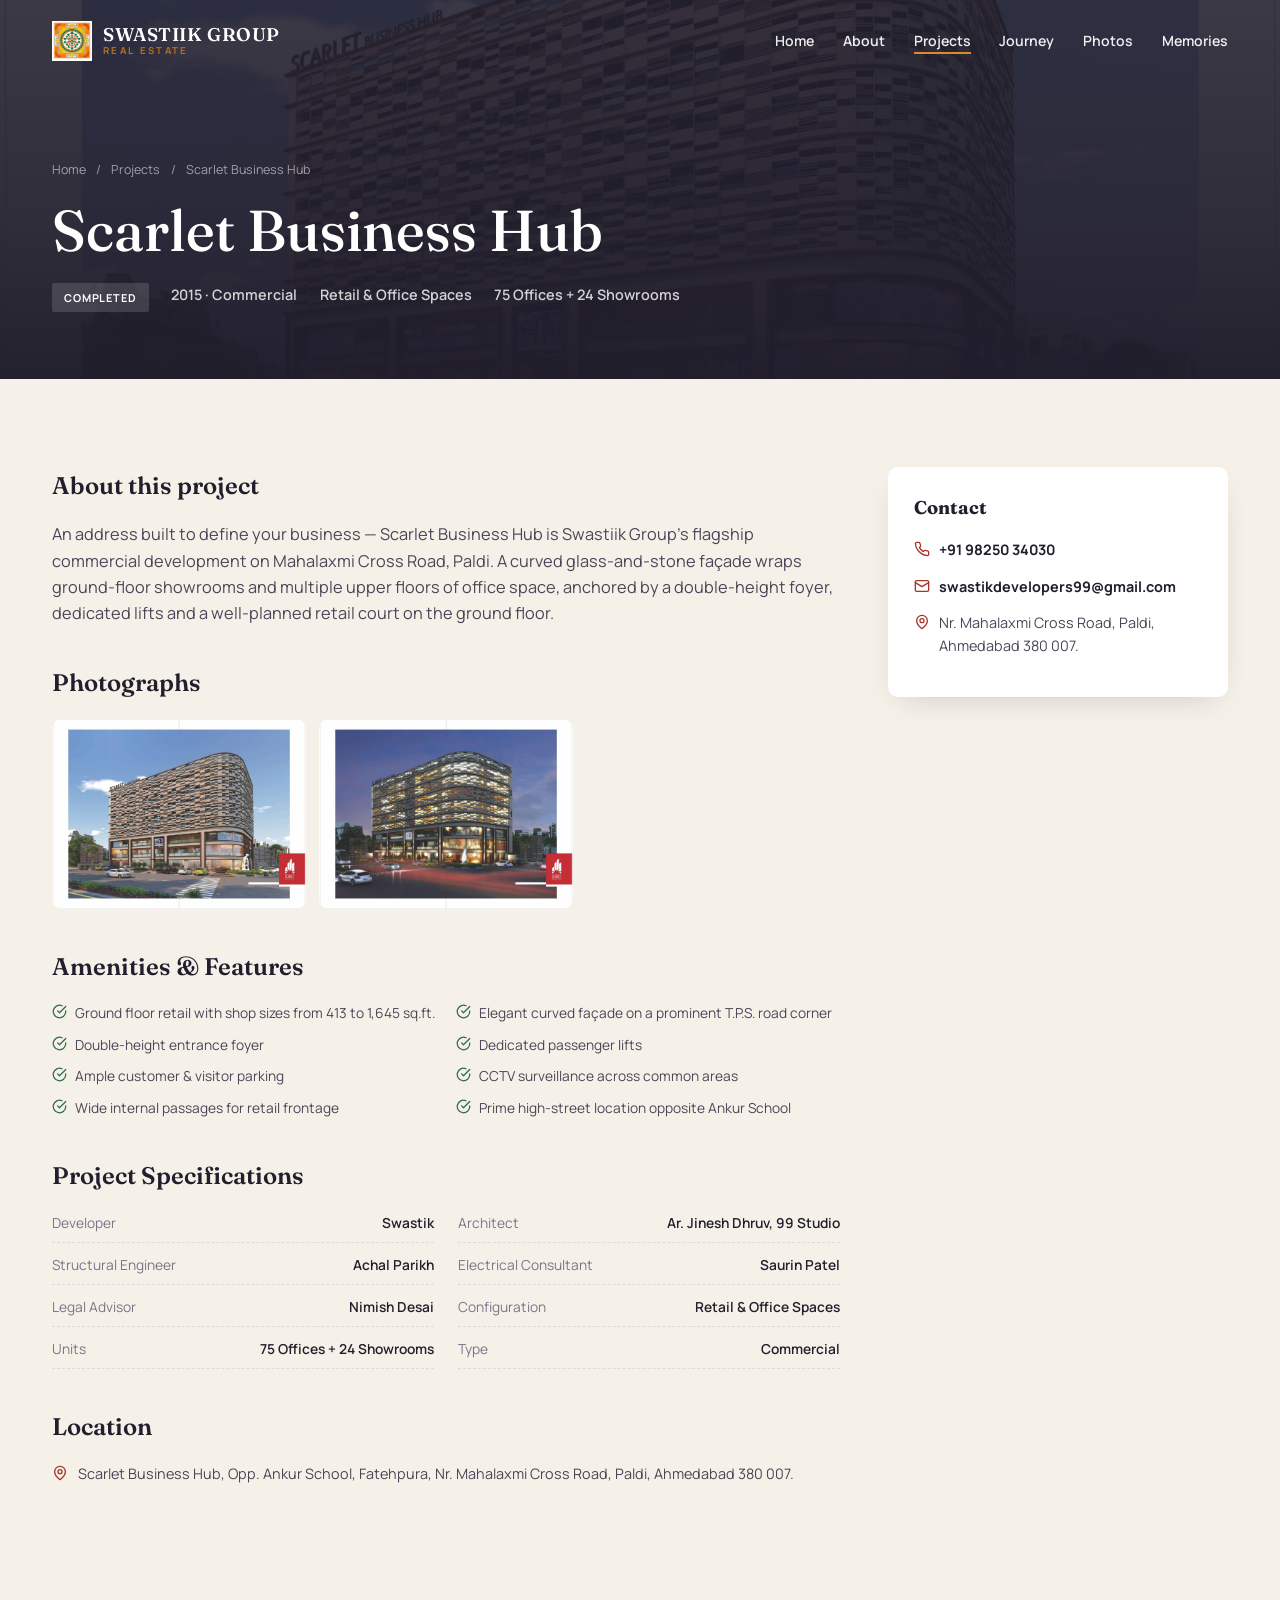
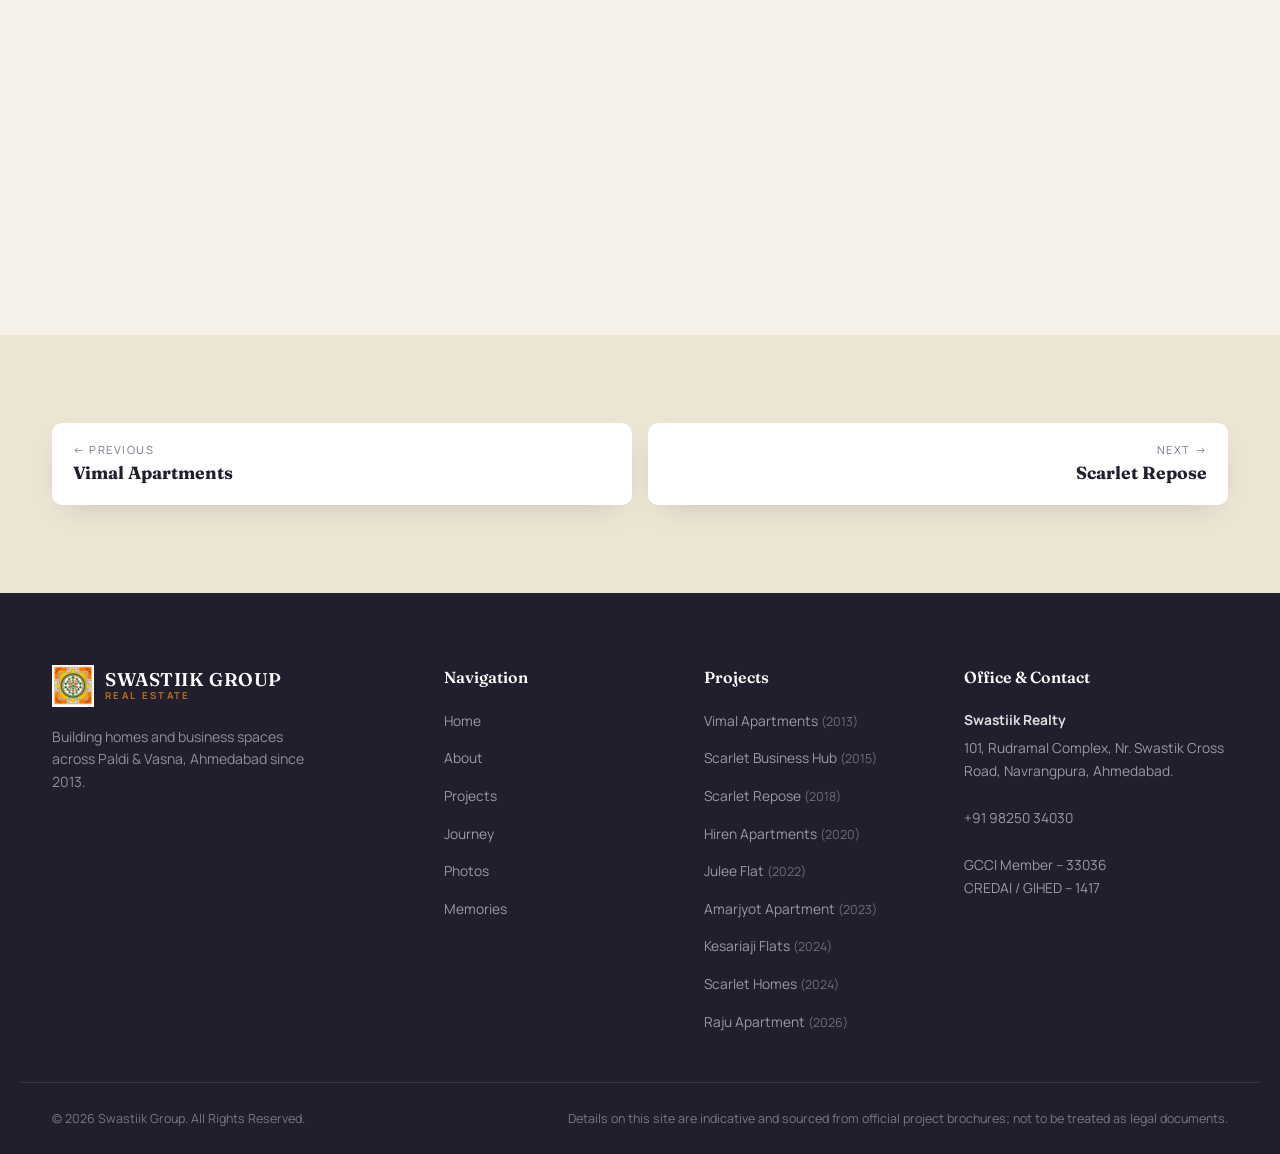
<file: project-scarlet-business-hub.html>
<!DOCTYPE html>
<html lang="en">
<head>
<meta charset="UTF-8">
<meta name="viewport" content="width=device-width, initial-scale=1.0, viewport-fit=cover">
<title>Scarlet Business Hub | Swastiik Group</title>
<meta name="description" content="An address built to define your business — Scarlet Business Hub is Swastiik Group&#x27;s flagship commercial development on Mahalaxmi Cross Road, Paldi. A…">
<link rel="canonical" href="https://swastiikgroup.com/project-scarlet-business-hub.html">
<link rel="icon" type="image/png" href="images/favicon.png">
<meta property="og:title" content="Scarlet Business Hub | Swastiik Group">
<meta property="og:description" content="An address built to define your business — Scarlet Business Hub is Swastiik Group&#x27;s flagship commercial development on Mahalaxmi Cross Road, Paldi. A…">
<meta property="og:type" content="website">
<meta property="og:url" content="https://swastiikgroup.com/project-scarlet-business-hub.html">
<meta property="og:image" content="https://swastiikgroup.com/images/projects/sbh_hero_day.jpg">
<meta name="theme-color" content="#211f2e">
<script>document.documentElement.classList.add("js")</script>
<link rel="preconnect" href="https://fonts.googleapis.com">
<link rel="preconnect" href="https://fonts.gstatic.com" crossorigin>
<link href="https://fonts.googleapis.com/css2?family=Fraunces:ital,wght@0,400;0,500;0,600;1,400;1,500&family=Manrope:wght@400;500;600;700;800&display=swap" rel="stylesheet">
<link rel="stylesheet" href="style.css">
<link rel="stylesheet" href="pages.css">
</head>
<body>

<nav id="navbar" class="navbar">
 <div class="nav-container">
  <a href="index.html" class="nav-logo"><img src="images/logo.png" alt="Swastiik Group logo"><div class="logo-text"><span class="logo-name">SWASTIIK GROUP</span><span class="logo-sub">Real Estate</span></div></a>
  <ul class="nav-links"><li><a href="index.html" class="nav-link">Home</a></li><li><a href="about.html" class="nav-link">About</a></li><li><a href="projects.html" class="nav-link active">Projects</a></li><li><a href="journey.html" class="nav-link">Journey</a></li><li><a href="photo.html" class="nav-link">Photos</a></li><li><a href="memories.html" class="nav-link">Memories</a></li></ul>
  <button class="hamburger" id="hamburger" aria-label="Toggle menu" aria-expanded="false"><span></span><span></span><span></span></button>
 </div>
 <div class="mobile-menu" id="mobileMenu"><ul class="mobile-nav-links"><li><a href="index.html" class="mobile-nav-link">Home</a></li><li><a href="about.html" class="mobile-nav-link">About</a></li><li><a href="projects.html" class="mobile-nav-link active">Projects</a></li><li><a href="journey.html" class="mobile-nav-link">Journey</a></li><li><a href="photo.html" class="mobile-nav-link">Photos</a></li><li><a href="memories.html" class="mobile-nav-link">Memories</a></li></ul></div>
</nav>
<header class="page-hero"><div class="hero-media"><img src="images/projects/sbh_hero_day.jpg" alt=""></div><div class="hero-overlay"></div><div class="container"><p class="crumbs"><a href="index.html">Home</a> <span>/</span> <a href="projects.html">Projects</a> <span>/</span> Scarlet Business Hub</p><h1>Scarlet Business Hub</h1><div class="ph-meta"><span class="badge badge-completed" style="background:rgba(255,255,255,.14);color:#fff">Completed</span><span>2015 · Commercial</span><span>Retail &amp; Office Spaces</span><span>75 Offices + 24 Showrooms</span></div></div></header>
<section class="section"><div class="container detail"><div>
<h2>About this project</h2><p class="lead-p">An address built to define your business — Scarlet Business Hub is Swastiik Group&#x27;s flagship commercial development on Mahalaxmi Cross Road, Paldi. A curved glass-and-stone façade wraps ground-floor showrooms and multiple upper floors of office space, anchored by a double-height foyer, dedicated lifts and a well-planned retail court on the ground floor.</p>
<h2>Photographs</h2><div class="d-gallery"><a href="images/projects/sbh_hero_day.jpg" data-lb data-cap="Scarlet Business Hub"><img src="images/projects/sbh_hero_day.jpg" alt="Scarlet Business Hub view 1" loading="lazy"></a><a href="images/projects/sbh_hero_night.jpg" data-lb data-cap="Scarlet Business Hub"><img src="images/projects/sbh_hero_night.jpg" alt="Scarlet Business Hub view 2" loading="lazy"></a></div>
<h2>Amenities &amp; Features</h2><ul class="modal-amenities"><li><i data-lucide="check-circle" class=""></i> Ground floor retail with shop sizes from 413 to 1,645 sq.ft.</li><li><i data-lucide="check-circle" class=""></i> Elegant curved façade on a prominent T.P.S. road corner</li><li><i data-lucide="check-circle" class=""></i> Double-height entrance foyer</li><li><i data-lucide="check-circle" class=""></i> Dedicated passenger lifts</li><li><i data-lucide="check-circle" class=""></i> Ample customer &amp; visitor parking</li><li><i data-lucide="check-circle" class=""></i> CCTV surveillance across common areas</li><li><i data-lucide="check-circle" class=""></i> Wide internal passages for retail frontage</li><li><i data-lucide="check-circle" class=""></i> Prime high-street location opposite Ankur School</li></ul>
<h2>Project Specifications</h2><div class="spec-grid"><div class="spec-row"><span class="spec-label">Developer</span><span class="spec-value">Swastik</span></div><div class="spec-row"><span class="spec-label">Architect</span><span class="spec-value">Ar. Jinesh Dhruv, 99 Studio</span></div><div class="spec-row"><span class="spec-label">Structural Engineer</span><span class="spec-value">Achal Parikh</span></div><div class="spec-row"><span class="spec-label">Electrical Consultant</span><span class="spec-value">Saurin Patel</span></div><div class="spec-row"><span class="spec-label">Legal Advisor</span><span class="spec-value">Nimish Desai</span></div><div class="spec-row"><span class="spec-label">Configuration</span><span class="spec-value">Retail &amp; Office Spaces</span></div><div class="spec-row"><span class="spec-label">Units</span><span class="spec-value">75 Offices + 24 Showrooms</span></div><div class="spec-row"><span class="spec-label">Type</span><span class="spec-value">Commercial</span></div></div>
<h2>Location</h2><p class="aside-row"><i data-lucide="map-pin" class=""></i> Scarlet Business Hub, Opp. Ankur School, Fatehpura, Nr. Mahalaxmi Cross Road, Paldi, Ahmedabad 380 007.</p><div class="map-box"><iframe src="https://www.google.com/maps?q=Scarlet+Business+Hub,+Opp+Ankur+School,+Fatehpura,+Nr+Mahalaxmi+Cross+Road,+Paldi,+Ahmedabad+380+007+&output=embed" loading="lazy" referrerpolicy="no-referrer-when-downgrade" title="Scarlet Business Hub location map"></iframe></div>
</div><aside><div class="aside-card"><h3>Contact</h3><div class="aside-row"><i data-lucide="phone" class=""></i><a href="tel:+919825034030">+91 98250 34030</a></div>
<div class="aside-row"><i data-lucide="mail" class=""></i><a href="mailto:swastikdevelopers99@gmail.com">swastikdevelopers99@gmail.com</a></div><div class="aside-row"><i data-lucide="map-pin" class=""></i><span>Nr. Mahalaxmi Cross Road, Paldi, Ahmedabad 380 007.</span></div>
</div></aside></div></section>
<section class="section alt"><div class="container pn"><a href="project-vimal.html"><small>&larr; Previous</small><strong>Vimal Apartments</strong></a><a href="project-scarlet-repose.html"><small>Next &rarr;</small><strong>Scarlet Repose</strong></a></div></section>
<footer class="footer">
 <div class="footer-inner">
  <div class="footer-brand">
   <div class="footer-logo"><img src="images/logo.png" alt="Swastiik Group logo"><div class="logo-text"><span class="logo-name">SWASTIIK GROUP</span><span class="logo-sub">Real Estate</span></div></div>
   <p class="footer-tagline">Building homes and business spaces across Paldi &amp; Vasna, Ahmedabad since 2013.</p>
  </div>
  <div class="footer-col"><h4>Navigation</h4><ul><li><a href="index.html">Home</a></li><li><a href="about.html">About</a></li><li><a href="projects.html">Projects</a></li><li><a href="journey.html">Journey</a></li><li><a href="photo.html">Photos</a></li><li><a href="memories.html">Memories</a></li></ul></div>
  <div class="footer-col"><h4>Projects</h4><ul><li><a href="project-vimal.html">Vimal Apartments <span>(2013)</span></a></li><li><a href="project-scarlet-business-hub.html">Scarlet Business Hub <span>(2015)</span></a></li><li><a href="project-scarlet-repose.html">Scarlet Repose <span>(2018)</span></a></li><li><a href="project-hiren.html">Hiren Apartments <span>(2020)</span></a></li><li><a href="project-julee.html">Julee Flat <span>(2022)</span></a></li><li><a href="project-amarjyot.html">Amarjyot Apartment <span>(2023)</span></a></li><li><a href="project-kesariaji.html">Kesariaji Flats <span>(2024)</span></a></li><li><a href="project-scarlet-homes.html">Scarlet Homes <span>(2024)</span></a></li><li><a href="project-raju-apartment.html">Raju Apartment <span>(2026)</span></a></li></ul></div>
  <div class="footer-col"><h4>Office &amp; Contact</h4><div class="footer-address-block"><strong>Swastiik Realty</strong>101, Rudramal Complex, Nr. Swastik Cross Road, Navrangpura, Ahmedabad.<br><br><a href="tel:+919825034030">+91 98250 34030</a><br><br>GCCI Member &ndash; 33036<br>CREDAI / GIHED &ndash; 1417</div></div>
 </div>
 <div class="footer-bottom"><p>&copy; 2026 Swastiik Group. All Rights Reserved.</p>
  <div class="footer-legal"><span>Details on this site are indicative and sourced from official project brochures; not to be treated as legal documents.</span></div></div>
</footer>
<script src="site.js"></script>
</body>
</html>
</file>
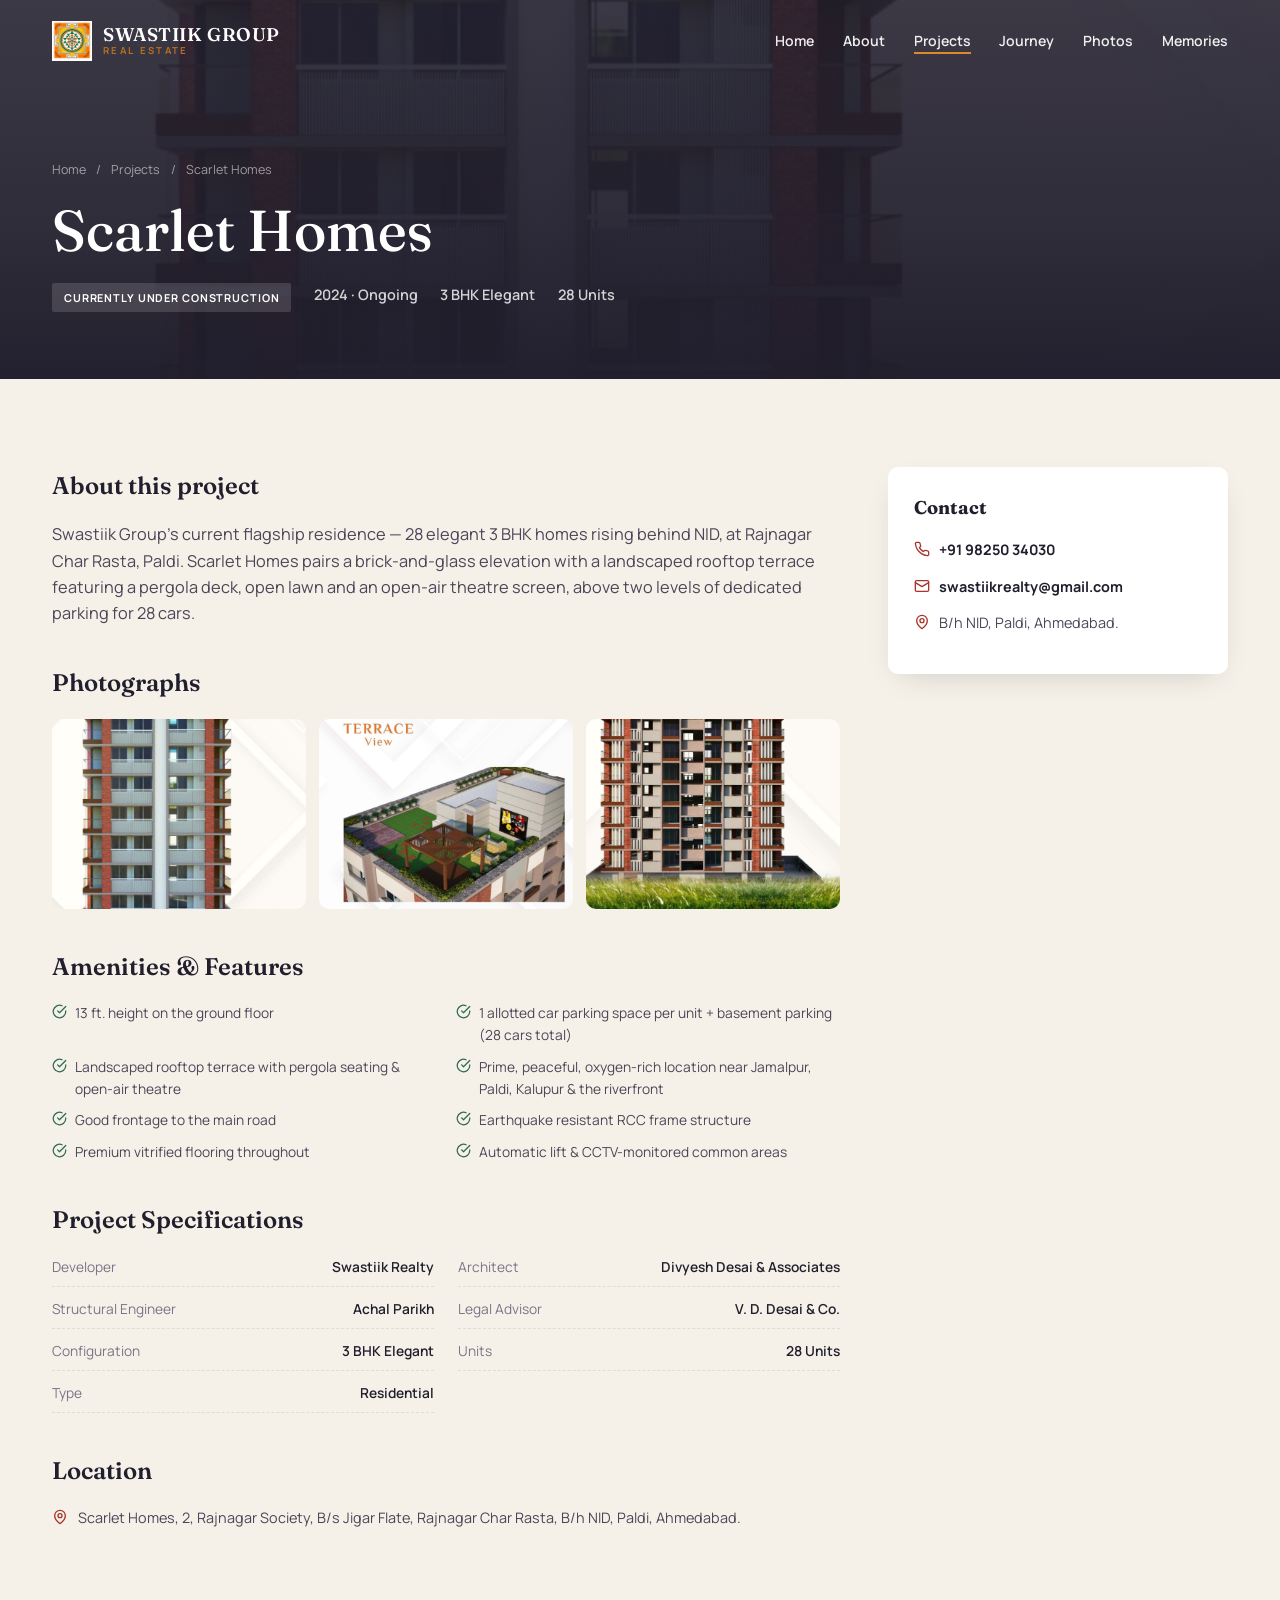
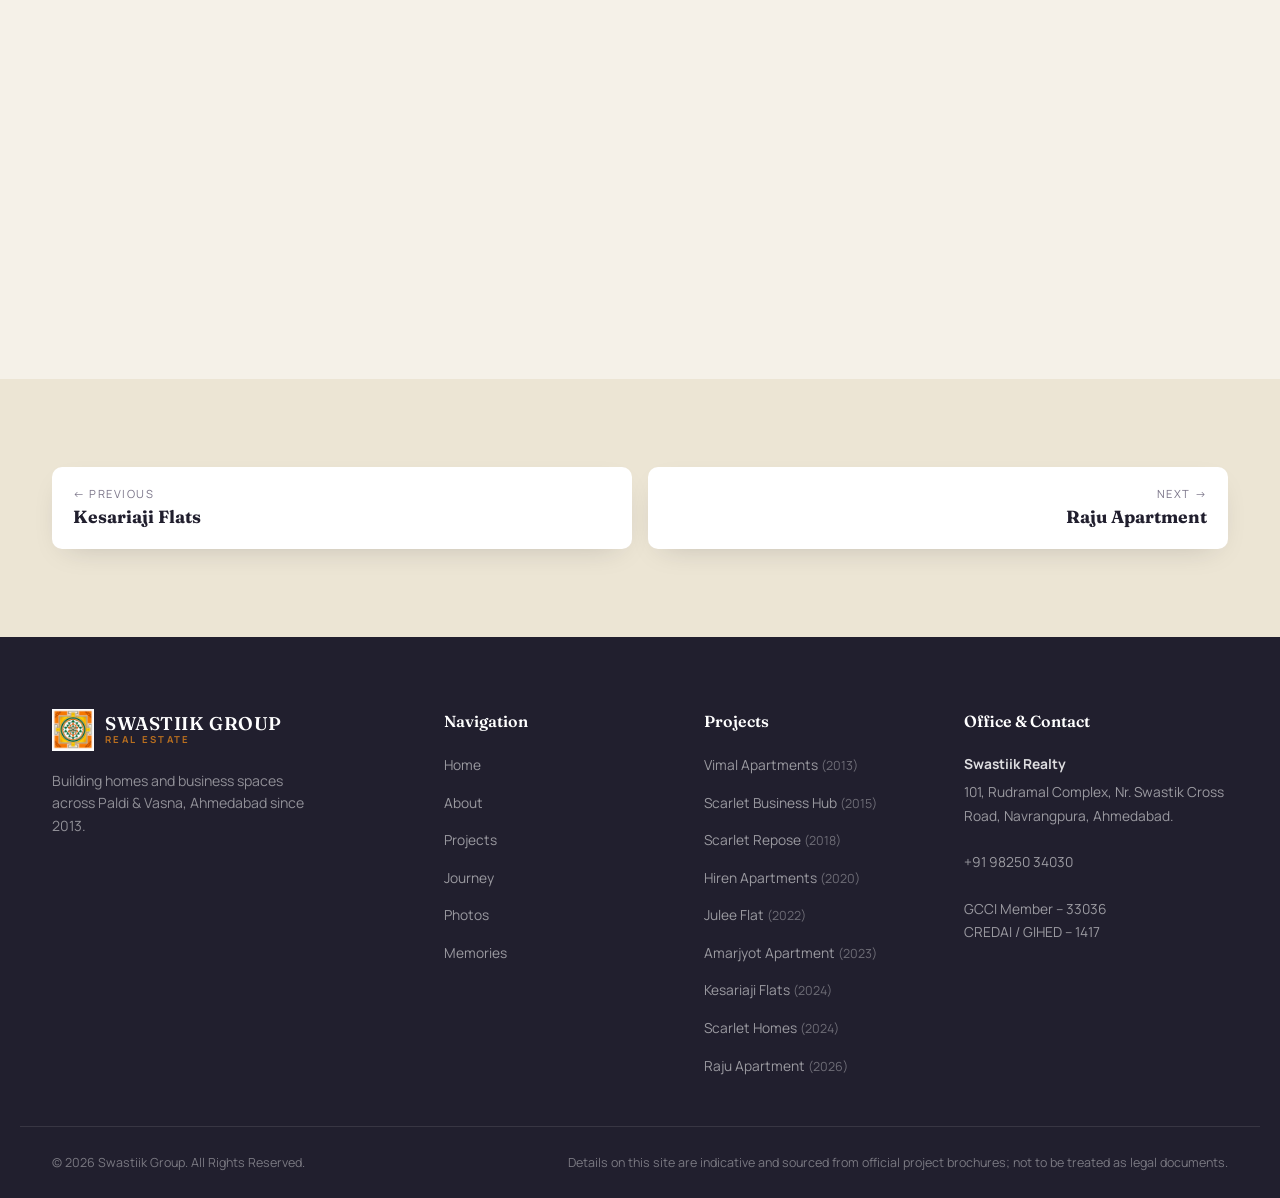
<file: project-scarlet-homes.html>
<!DOCTYPE html>
<html lang="en">
<head>
<meta charset="UTF-8">
<meta name="viewport" content="width=device-width, initial-scale=1.0, viewport-fit=cover">
<title>Scarlet Homes | Swastiik Group</title>
<meta name="description" content="Swastiik Group&#x27;s current flagship residence — 28 elegant 3 BHK homes rising behind NID, at Rajnagar Char Rasta, Paldi. Scarlet Homes pairs a…">
<link rel="canonical" href="https://swastiikgroup.com/project-scarlet-homes.html">
<link rel="icon" type="image/png" href="images/favicon.png">
<meta property="og:title" content="Scarlet Homes | Swastiik Group">
<meta property="og:description" content="Swastiik Group&#x27;s current flagship residence — 28 elegant 3 BHK homes rising behind NID, at Rajnagar Char Rasta, Paldi. Scarlet Homes pairs a…">
<meta property="og:type" content="website">
<meta property="og:url" content="https://swastiikgroup.com/project-scarlet-homes.html">
<meta property="og:image" content="https://swastiikgroup.com/images/projects/shomes_hero.jpg">
<meta name="theme-color" content="#211f2e">
<script>document.documentElement.classList.add("js")</script>
<link rel="preconnect" href="https://fonts.googleapis.com">
<link rel="preconnect" href="https://fonts.gstatic.com" crossorigin>
<link href="https://fonts.googleapis.com/css2?family=Fraunces:ital,wght@0,400;0,500;0,600;1,400;1,500&family=Manrope:wght@400;500;600;700;800&display=swap" rel="stylesheet">
<link rel="stylesheet" href="style.css">
<link rel="stylesheet" href="pages.css">
</head>
<body>

<nav id="navbar" class="navbar">
 <div class="nav-container">
  <a href="index.html" class="nav-logo"><img src="images/logo.png" alt="Swastiik Group logo"><div class="logo-text"><span class="logo-name">SWASTIIK GROUP</span><span class="logo-sub">Real Estate</span></div></a>
  <ul class="nav-links"><li><a href="index.html" class="nav-link">Home</a></li><li><a href="about.html" class="nav-link">About</a></li><li><a href="projects.html" class="nav-link active">Projects</a></li><li><a href="journey.html" class="nav-link">Journey</a></li><li><a href="photo.html" class="nav-link">Photos</a></li><li><a href="memories.html" class="nav-link">Memories</a></li></ul>
  <button class="hamburger" id="hamburger" aria-label="Toggle menu" aria-expanded="false"><span></span><span></span><span></span></button>
 </div>
 <div class="mobile-menu" id="mobileMenu"><ul class="mobile-nav-links"><li><a href="index.html" class="mobile-nav-link">Home</a></li><li><a href="about.html" class="mobile-nav-link">About</a></li><li><a href="projects.html" class="mobile-nav-link active">Projects</a></li><li><a href="journey.html" class="mobile-nav-link">Journey</a></li><li><a href="photo.html" class="mobile-nav-link">Photos</a></li><li><a href="memories.html" class="mobile-nav-link">Memories</a></li></ul></div>
</nav>
<header class="page-hero"><div class="hero-media"><img src="images/projects/shomes_hero.jpg" alt=""></div><div class="hero-overlay"></div><div class="container"><p class="crumbs"><a href="index.html">Home</a> <span>/</span> <a href="projects.html">Projects</a> <span>/</span> Scarlet Homes</p><h1>Scarlet Homes</h1><div class="ph-meta"><span class="badge badge-ongoing" style="background:rgba(255,255,255,.14);color:#fff">Currently Under Construction</span><span>2024 · Ongoing</span><span>3 BHK Elegant</span><span>28 Units</span></div></div></header>
<section class="section"><div class="container detail"><div>
<h2>About this project</h2><p class="lead-p">Swastiik Group&#x27;s current flagship residence — 28 elegant 3 BHK homes rising behind NID, at Rajnagar Char Rasta, Paldi. Scarlet Homes pairs a brick-and-glass elevation with a landscaped rooftop terrace featuring a pergola deck, open lawn and an open-air theatre screen, above two levels of dedicated parking for 28 cars.</p>
<h2>Photographs</h2><div class="d-gallery"><a href="images/projects/shomes_hero.jpg" data-lb data-cap="Scarlet Homes"><img src="images/projects/shomes_hero.jpg" alt="Scarlet Homes view 1" loading="lazy"></a><a href="images/projects/shomes_terrace.jpg" data-lb data-cap="Scarlet Homes"><img src="images/projects/shomes_terrace.jpg" alt="Scarlet Homes view 2" loading="lazy"></a><a href="images/projects/shomes_small.jpg" data-lb data-cap="Scarlet Homes"><img src="images/projects/shomes_small.jpg" alt="Scarlet Homes view 3" loading="lazy"></a></div>
<h2>Amenities &amp; Features</h2><ul class="modal-amenities"><li><i data-lucide="check-circle" class=""></i> 13 ft. height on the ground floor</li><li><i data-lucide="check-circle" class=""></i> 1 allotted car parking space per unit + basement parking (28 cars total)</li><li><i data-lucide="check-circle" class=""></i> Landscaped rooftop terrace with pergola seating &amp; open-air theatre</li><li><i data-lucide="check-circle" class=""></i> Prime, peaceful, oxygen-rich location near Jamalpur, Paldi, Kalupur &amp; the riverfront</li><li><i data-lucide="check-circle" class=""></i> Good frontage to the main road</li><li><i data-lucide="check-circle" class=""></i> Earthquake resistant RCC frame structure</li><li><i data-lucide="check-circle" class=""></i> Premium vitrified flooring throughout</li><li><i data-lucide="check-circle" class=""></i> Automatic lift &amp; CCTV-monitored common areas</li></ul>
<h2>Project Specifications</h2><div class="spec-grid"><div class="spec-row"><span class="spec-label">Developer</span><span class="spec-value">Swastiik Realty</span></div><div class="spec-row"><span class="spec-label">Architect</span><span class="spec-value">Divyesh Desai &amp; Associates</span></div><div class="spec-row"><span class="spec-label">Structural Engineer</span><span class="spec-value">Achal Parikh</span></div><div class="spec-row"><span class="spec-label">Legal Advisor</span><span class="spec-value">V. D. Desai &amp; Co.</span></div><div class="spec-row"><span class="spec-label">Configuration</span><span class="spec-value">3 BHK Elegant</span></div><div class="spec-row"><span class="spec-label">Units</span><span class="spec-value">28 Units</span></div><div class="spec-row"><span class="spec-label">Type</span><span class="spec-value">Residential</span></div></div>
<h2>Location</h2><p class="aside-row"><i data-lucide="map-pin" class=""></i> Scarlet Homes, 2, Rajnagar Society, B/s Jigar Flate, Rajnagar Char Rasta, B/h NID, Paldi, Ahmedabad.</p><div class="map-box"><iframe src="https://www.google.com/maps?q=Scarlet+Homes,+2,+Rajnagar+Society,+B+s+Jigar+Flate,+Rajnagar+Char+Rasta,+B+h+NID,+Paldi,+Ahmedabad+&output=embed" loading="lazy" referrerpolicy="no-referrer-when-downgrade" title="Scarlet Homes location map"></iframe></div>
</div><aside><div class="aside-card"><h3>Contact</h3><div class="aside-row"><i data-lucide="phone" class=""></i><a href="tel:+919825034030">+91 98250 34030</a></div>
<div class="aside-row"><i data-lucide="mail" class=""></i><a href="mailto:swastiikrealty@gmail.com">swastiikrealty@gmail.com</a></div><div class="aside-row"><i data-lucide="map-pin" class=""></i><span>B/h NID, Paldi, Ahmedabad.</span></div>
</div></aside></div></section>
<section class="section alt"><div class="container pn"><a href="project-kesariaji.html"><small>&larr; Previous</small><strong>Kesariaji Flats</strong></a><a href="project-raju-apartment.html"><small>Next &rarr;</small><strong>Raju Apartment</strong></a></div></section>
<footer class="footer">
 <div class="footer-inner">
  <div class="footer-brand">
   <div class="footer-logo"><img src="images/logo.png" alt="Swastiik Group logo"><div class="logo-text"><span class="logo-name">SWASTIIK GROUP</span><span class="logo-sub">Real Estate</span></div></div>
   <p class="footer-tagline">Building homes and business spaces across Paldi &amp; Vasna, Ahmedabad since 2013.</p>
  </div>
  <div class="footer-col"><h4>Navigation</h4><ul><li><a href="index.html">Home</a></li><li><a href="about.html">About</a></li><li><a href="projects.html">Projects</a></li><li><a href="journey.html">Journey</a></li><li><a href="photo.html">Photos</a></li><li><a href="memories.html">Memories</a></li></ul></div>
  <div class="footer-col"><h4>Projects</h4><ul><li><a href="project-vimal.html">Vimal Apartments <span>(2013)</span></a></li><li><a href="project-scarlet-business-hub.html">Scarlet Business Hub <span>(2015)</span></a></li><li><a href="project-scarlet-repose.html">Scarlet Repose <span>(2018)</span></a></li><li><a href="project-hiren.html">Hiren Apartments <span>(2020)</span></a></li><li><a href="project-julee.html">Julee Flat <span>(2022)</span></a></li><li><a href="project-amarjyot.html">Amarjyot Apartment <span>(2023)</span></a></li><li><a href="project-kesariaji.html">Kesariaji Flats <span>(2024)</span></a></li><li><a href="project-scarlet-homes.html">Scarlet Homes <span>(2024)</span></a></li><li><a href="project-raju-apartment.html">Raju Apartment <span>(2026)</span></a></li></ul></div>
  <div class="footer-col"><h4>Office &amp; Contact</h4><div class="footer-address-block"><strong>Swastiik Realty</strong>101, Rudramal Complex, Nr. Swastik Cross Road, Navrangpura, Ahmedabad.<br><br><a href="tel:+919825034030">+91 98250 34030</a><br><br>GCCI Member &ndash; 33036<br>CREDAI / GIHED &ndash; 1417</div></div>
 </div>
 <div class="footer-bottom"><p>&copy; 2026 Swastiik Group. All Rights Reserved.</p>
  <div class="footer-legal"><span>Details on this site are indicative and sourced from official project brochures; not to be treated as legal documents.</span></div></div>
</footer>
<script src="site.js"></script>
</body>
</html>
</file>
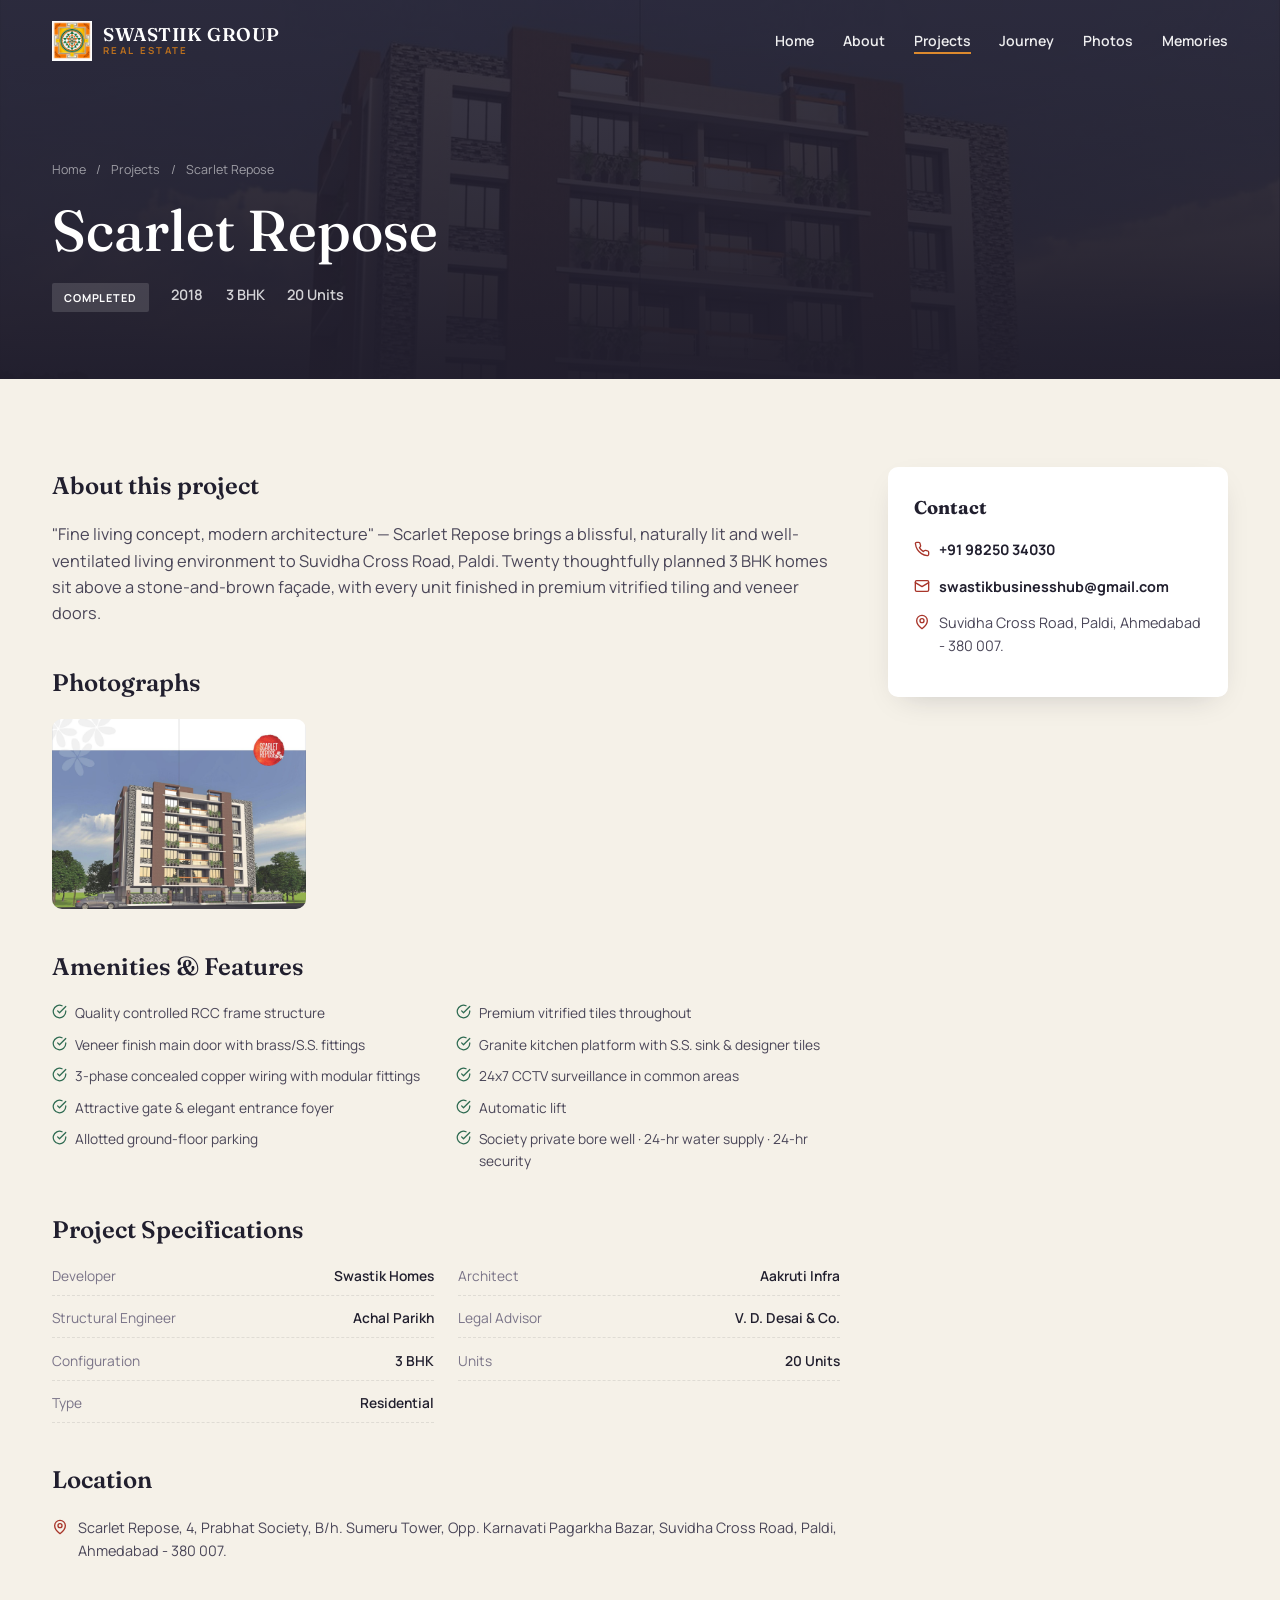
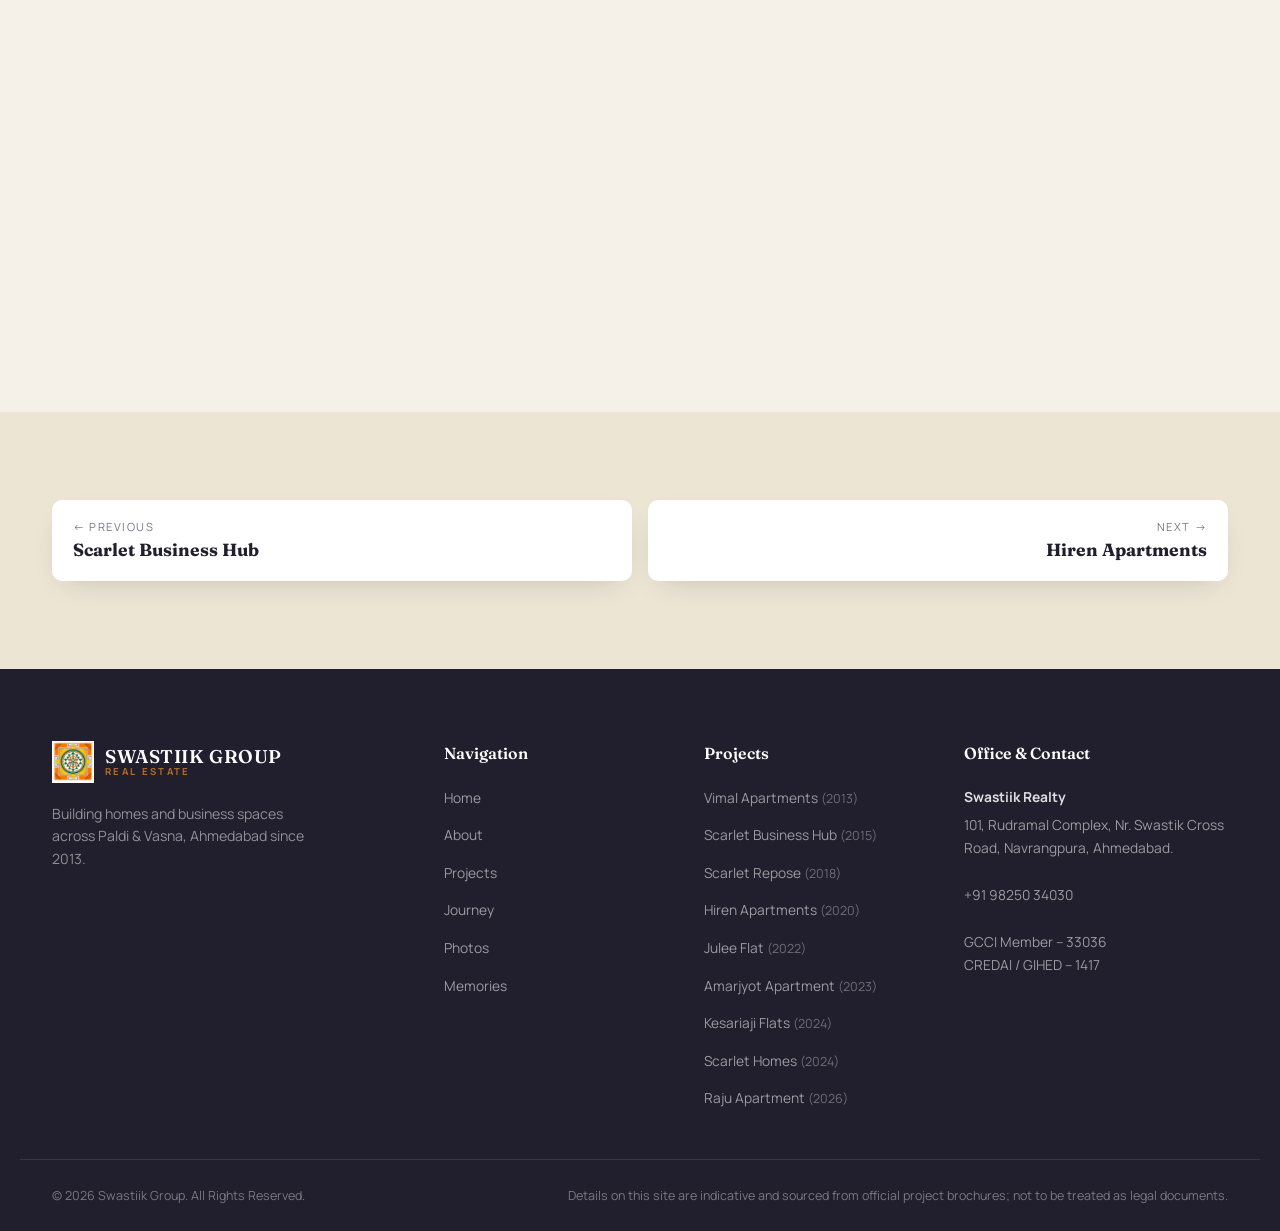
<file: project-scarlet-repose.html>
<!doctype html>
<html lang="en">
  <head>
    <meta charset="UTF-8" />
    <meta
      name="viewport"
      content="width=device-width, initial-scale=1.0, viewport-fit=cover"
    />
    <title>Scarlet Repose | Swastiik Group</title>
    <meta
      name="description"
      content='"Fine living concept, modern architecture" — Scarlet Repose brings a blissful, naturally lit and well-ventilated living environment to Suvidha Cross Road,…'
    />
    <link
      rel="canonical"
      href="https://swastiikgroup.com/project-scarlet-repose.html"
    />
    <link rel="icon" type="image/png" href="images/favicon.png" />
    <meta property="og:title" content="Scarlet Repose | Swastiik Group" />
    <meta
      property="og:description"
      content='"Fine living concept, modern architecture" — Scarlet Repose brings a blissful, naturally lit and well-ventilated living environment to Suvidha Cross Road,…'
    />
    <meta property="og:type" content="website" />
    <meta
      property="og:url"
      content="https://swastiikgroup.com/project-scarlet-repose.html"
    />
    <meta
      property="og:image"
      content="https://swastiikgroup.com/images/projects/repose_hero.jpg"
    />
    <meta name="theme-color" content="#211f2e" />
    <script>
      document.documentElement.classList.add("js");
    </script>
    <link rel="preconnect" href="https://fonts.googleapis.com" />
    <link rel="preconnect" href="https://fonts.gstatic.com" crossorigin />
    <link
      href="https://fonts.googleapis.com/css2?family=Fraunces:ital,wght@0,400;0,500;0,600;1,400;1,500&family=Manrope:wght@400;500;600;700;800&display=swap"
      rel="stylesheet"
    />
    <link rel="stylesheet" href="style.css" />
    <link rel="stylesheet" href="pages.css" />
  </head>
  <body>
    <nav id="navbar" class="navbar">
      <div class="nav-container">
        <a href="index.html" class="nav-logo"
          ><img src="images/logo.png" alt="Swastiik Group logo" />
          <div class="logo-text">
            <span class="logo-name">SWASTIIK GROUP</span
            ><span class="logo-sub">Real Estate</span>
          </div></a
        >
        <ul class="nav-links">
          <li><a href="index.html" class="nav-link">Home</a></li>
          <li><a href="about.html" class="nav-link">About</a></li>
          <li><a href="projects.html" class="nav-link active">Projects</a></li>
          <li><a href="journey.html" class="nav-link">Journey</a></li>
          <li><a href="photo.html" class="nav-link">Photos</a></li>
          <li><a href="memories.html" class="nav-link">Memories</a></li>
        </ul>
        <button
          class="hamburger"
          id="hamburger"
          aria-label="Toggle menu"
          aria-expanded="false"
        >
          <span></span><span></span><span></span>
        </button>
      </div>
      <div class="mobile-menu" id="mobileMenu">
        <ul class="mobile-nav-links">
          <li><a href="index.html" class="mobile-nav-link">Home</a></li>
          <li><a href="about.html" class="mobile-nav-link">About</a></li>
          <li>
            <a href="projects.html" class="mobile-nav-link active">Projects</a>
          </li>
          <li><a href="journey.html" class="mobile-nav-link">Journey</a></li>
          <li><a href="photo.html" class="mobile-nav-link">Photos</a></li>
          <li><a href="memories.html" class="mobile-nav-link">Memories</a></li>
        </ul>
      </div>
    </nav>
    <header class="page-hero">
      <div class="hero-media">
        <img src="images/projects/repose_hero.jpg" alt="" />
      </div>
      <div class="hero-overlay"></div>
      <div class="container">
        <p class="crumbs">
          <a href="index.html">Home</a> <span>/</span>
          <a href="projects.html">Projects</a> <span>/</span> Scarlet Repose
        </p>
        <h1>Scarlet Repose</h1>
        <div class="ph-meta">
          <span
            class="badge badge-completed"
            style="background: rgba(255, 255, 255, 0.14); color: #fff"
            >Completed</span
          ><span>2018</span><span>3 BHK</span><span>20 Units</span>
        </div>
      </div>
    </header>
    <section class="section">
      <div class="container detail">
        <div>
          <h2>About this project</h2>
          <p class="lead-p">
            &quot;Fine living concept, modern architecture&quot; — Scarlet
            Repose brings a blissful, naturally lit and well-ventilated living
            environment to Suvidha Cross Road, Paldi. Twenty thoughtfully
            planned 3 BHK homes sit above a stone-and-brown façade, with every
            unit finished in premium vitrified tiling and veneer doors.
          </p>
          <h2>Photographs</h2>
          <div class="d-gallery">
            <a
              href="images/projects/repose_hero.jpg"
              data-lb
              data-cap="Scarlet Repose"
              ><img
                src="images/projects/repose_hero.jpg"
                alt="Scarlet Repose view 1"
                loading="lazy"
            /></a>
          </div>
          <h2>Amenities &amp; Features</h2>
          <ul class="modal-amenities">
            <li>
              <i data-lucide="check-circle" class=""></i> Quality controlled RCC
              frame structure
            </li>
            <li>
              <i data-lucide="check-circle" class=""></i> Premium vitrified
              tiles throughout
            </li>
            <li>
              <i data-lucide="check-circle" class=""></i> Veneer finish main
              door with brass/S.S. fittings
            </li>
            <li>
              <i data-lucide="check-circle" class=""></i> Granite kitchen
              platform with S.S. sink &amp; designer tiles
            </li>
            <li>
              <i data-lucide="check-circle" class=""></i> 3-phase concealed
              copper wiring with modular fittings
            </li>
            <li>
              <i data-lucide="check-circle" class=""></i> 24x7 CCTV surveillance
              in common areas
            </li>
            <li>
              <i data-lucide="check-circle" class=""></i> Attractive gate &amp;
              elegant entrance foyer
            </li>
            <li><i data-lucide="check-circle" class=""></i> Automatic lift</li>
            <li>
              <i data-lucide="check-circle" class=""></i> Allotted ground-floor
              parking
            </li>
            <li>
              <i data-lucide="check-circle" class=""></i> Society private bore
              well · 24-hr water supply · 24-hr security
            </li>
          </ul>
          <h2>Project Specifications</h2>
          <div class="spec-grid">
            <div class="spec-row">
              <span class="spec-label">Developer</span
              ><span class="spec-value">Swastik Homes</span>
            </div>
            <div class="spec-row">
              <span class="spec-label">Architect</span
              ><span class="spec-value">Aakruti Infra</span>
            </div>
            <div class="spec-row">
              <span class="spec-label">Structural Engineer</span
              ><span class="spec-value">Achal Parikh</span>
            </div>
            <div class="spec-row">
              <span class="spec-label">Legal Advisor</span
              ><span class="spec-value">V. D. Desai &amp; Co.</span>
            </div>
            <div class="spec-row">
              <span class="spec-label">Configuration</span
              ><span class="spec-value">3 BHK</span>
            </div>
            <div class="spec-row">
              <span class="spec-label">Units</span
              ><span class="spec-value">20 Units</span>
            </div>
            <div class="spec-row">
              <span class="spec-label">Type</span
              ><span class="spec-value">Residential</span>
            </div>
          </div>
          <h2>Location</h2>
          <p class="aside-row">
            <i data-lucide="map-pin" class=""></i> Scarlet Repose, 4, Prabhat
            Society, B/h. Sumeru Tower, Opp. Karnavati Pagarkha Bazar, Suvidha
            Cross Road, Paldi, Ahmedabad - 380 007.
          </p>
          <div class="map-box">
            <iframe
              src="https://www.google.com/maps?q=Scarlet+Repose,+4,+Prabhat+Society,+B+h+Sumeru+Tower,+Opp+Karnavati+Pagarkha+Bazar,+Suvidha+Cross+Road,+Paldi,+Ahmedabad+380+007+&output=embed"
              loading="lazy"
              referrerpolicy="no-referrer-when-downgrade"
              title="Scarlet Repose location map"
            ></iframe>
          </div>
        </div>
        <aside>
          <div class="aside-card">
            <h3>Contact</h3>
            <div class="aside-row">
              <i data-lucide="phone" class=""></i
              ><a href="tel:+919825034030">+91 98250 34030</a>
            </div>
            <div class="aside-row">
              <i data-lucide="mail" class=""></i
              ><a href="mailto:swastikbusinesshub@gmail.com"
                >swastikbusinesshub@gmail.com</a
              >
            </div>
            <div class="aside-row">
              <i data-lucide="map-pin" class=""></i
              ><span>Suvidha Cross Road, Paldi, Ahmedabad - 380 007.</span>
            </div>
          </div>
        </aside>
      </div>
    </section>
    <section class="section alt">
      <div class="container pn">
        <a href="project-scarlet-business-hub.html"
          ><small>&larr; Previous</small
          ><strong>Scarlet Business Hub</strong></a
        ><a href="project-hiren.html"
          ><small>Next &rarr;</small><strong>Hiren Apartments</strong></a
        >
      </div>
    </section>
    <footer class="footer">
      <div class="footer-inner">
        <div class="footer-brand">
          <div class="footer-logo">
            <img src="images/logo.png" alt="Swastiik Group logo" />
            <div class="logo-text">
              <span class="logo-name">SWASTIIK GROUP</span
              ><span class="logo-sub">Real Estate</span>
            </div>
          </div>
          <p class="footer-tagline">
            Building homes and business spaces across Paldi &amp; Vasna,
            Ahmedabad since 2013.
          </p>
        </div>
        <div class="footer-col">
          <h4>Navigation</h4>
          <ul>
            <li><a href="index.html">Home</a></li>
            <li><a href="about.html">About</a></li>
            <li><a href="projects.html">Projects</a></li>
            <li><a href="journey.html">Journey</a></li>
            <li><a href="photo.html">Photos</a></li>
            <li><a href="memories.html">Memories</a></li>
          </ul>
        </div>
        <div class="footer-col">
          <h4>Projects</h4>
          <ul>
            <li>
              <a href="project-vimal.html"
                >Vimal Apartments <span>(2013)</span></a
              >
            </li>
            <li>
              <a href="project-scarlet-business-hub.html"
                >Scarlet Business Hub <span>(2015)</span></a
              >
            </li>
            <li>
              <a href="project-scarlet-repose.html"
                >Scarlet Repose <span>(2018)</span></a
              >
            </li>
            <li>
              <a href="project-hiren.html"
                >Hiren Apartments <span>(2020)</span></a
              >
            </li>
            <li>
              <a href="project-julee.html">Julee Flat <span>(2022)</span></a>
            </li>
            <li>
              <a href="project-amarjyot.html"
                >Amarjyot Apartment <span>(2023)</span></a
              >
            </li>
            <li>
              <a href="project-kesariaji.html"
                >Kesariaji Flats <span>(2024)</span></a
              >
            </li>
            <li>
              <a href="project-scarlet-homes.html"
                >Scarlet Homes <span>(2024)</span></a
              >
            </li>
            <li>
              <a href="project-raju-apartment.html"
                >Raju Apartment <span>(2026)</span></a
              >
            </li>
          </ul>
        </div>
        <div class="footer-col">
          <h4>Office &amp; Contact</h4>
          <div class="footer-address-block">
            <strong>Swastiik Realty</strong>101, Rudramal Complex, Nr. Swastik
            Cross Road, Navrangpura, Ahmedabad.<br /><br /><a
              href="tel:+919825034030"
              >+91 98250 34030</a
            ><br /><br />GCCI Member &ndash; 33036<br />CREDAI / GIHED &ndash;
            1417
          </div>
        </div>
      </div>
      <div class="footer-bottom">
        <p>&copy; 2026 Swastiik Group. All Rights Reserved.</p>
        <div class="footer-legal">
          <span
            >Details on this site are indicative and sourced from official
            project brochures; not to be treated as legal documents.</span
          >
        </div>
      </div>
    </footer>
    <script src="site.js"></script>
  </body>
</html>
</file>
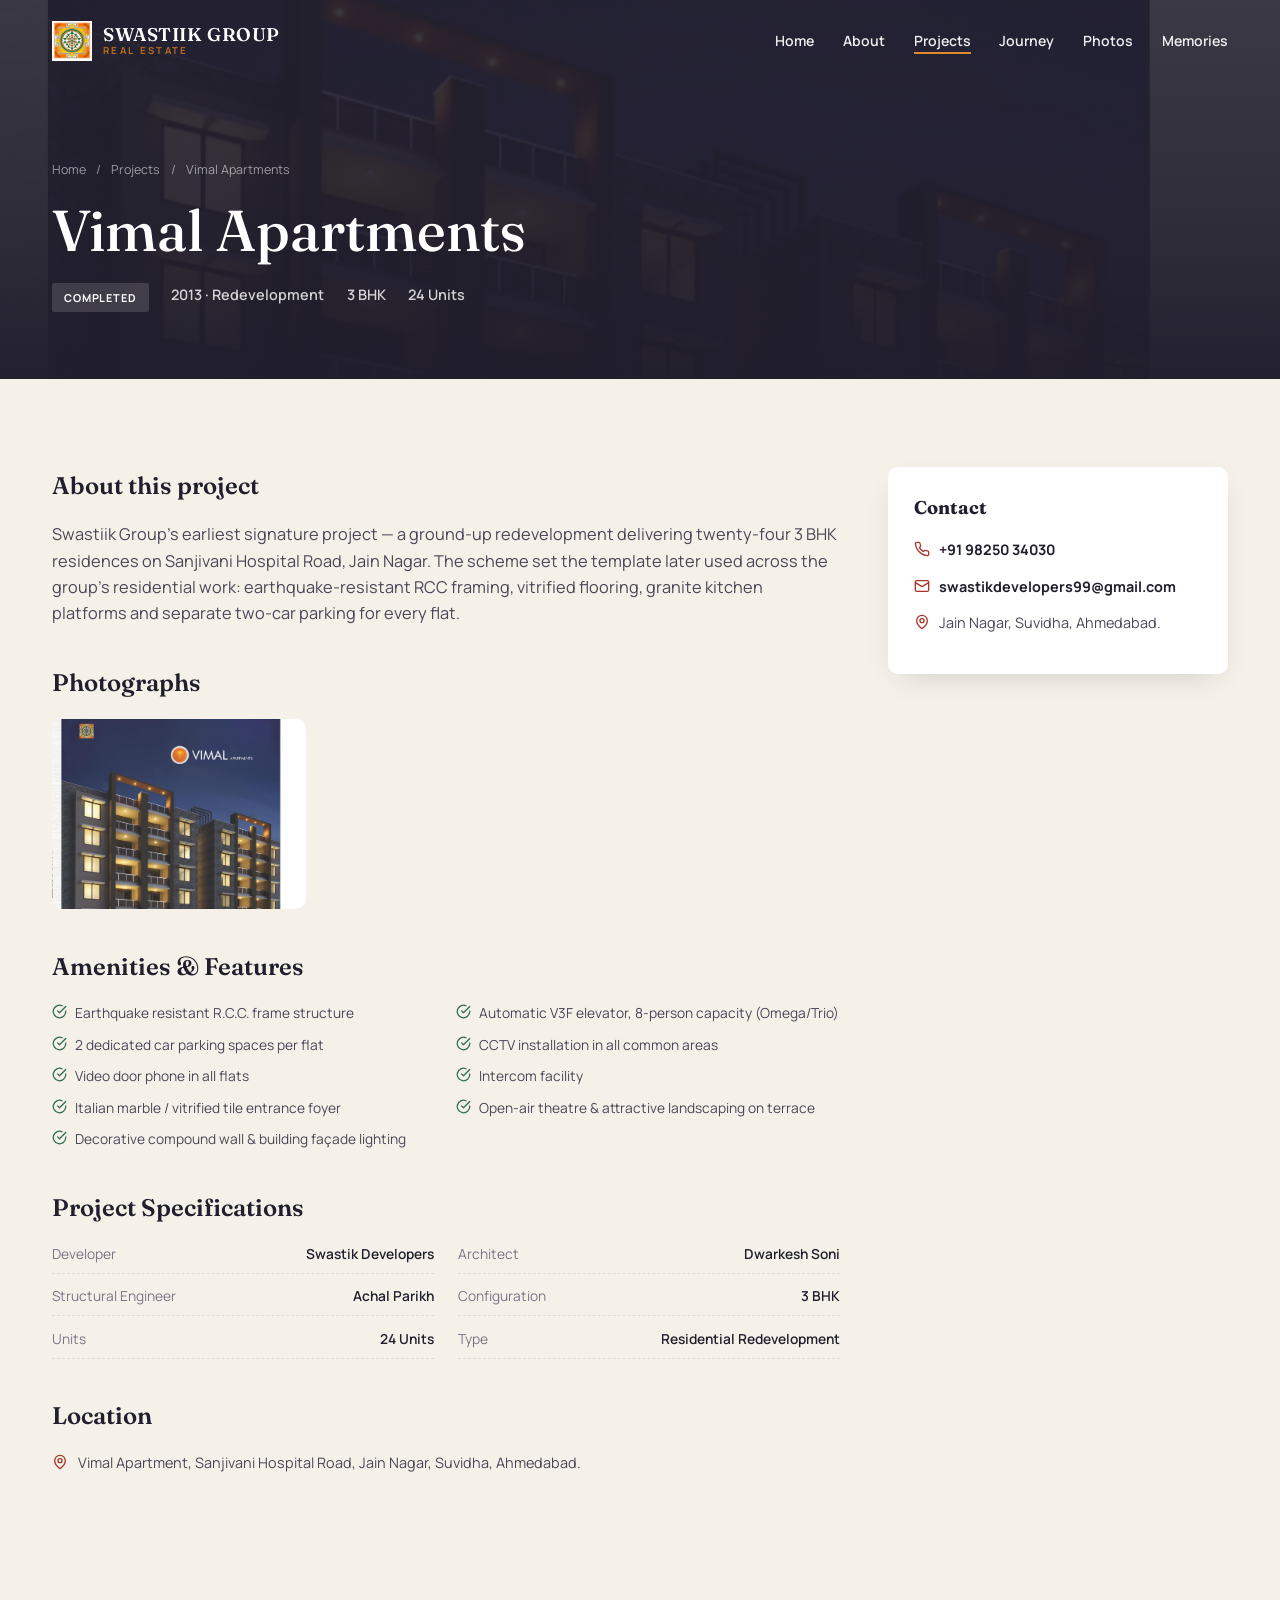
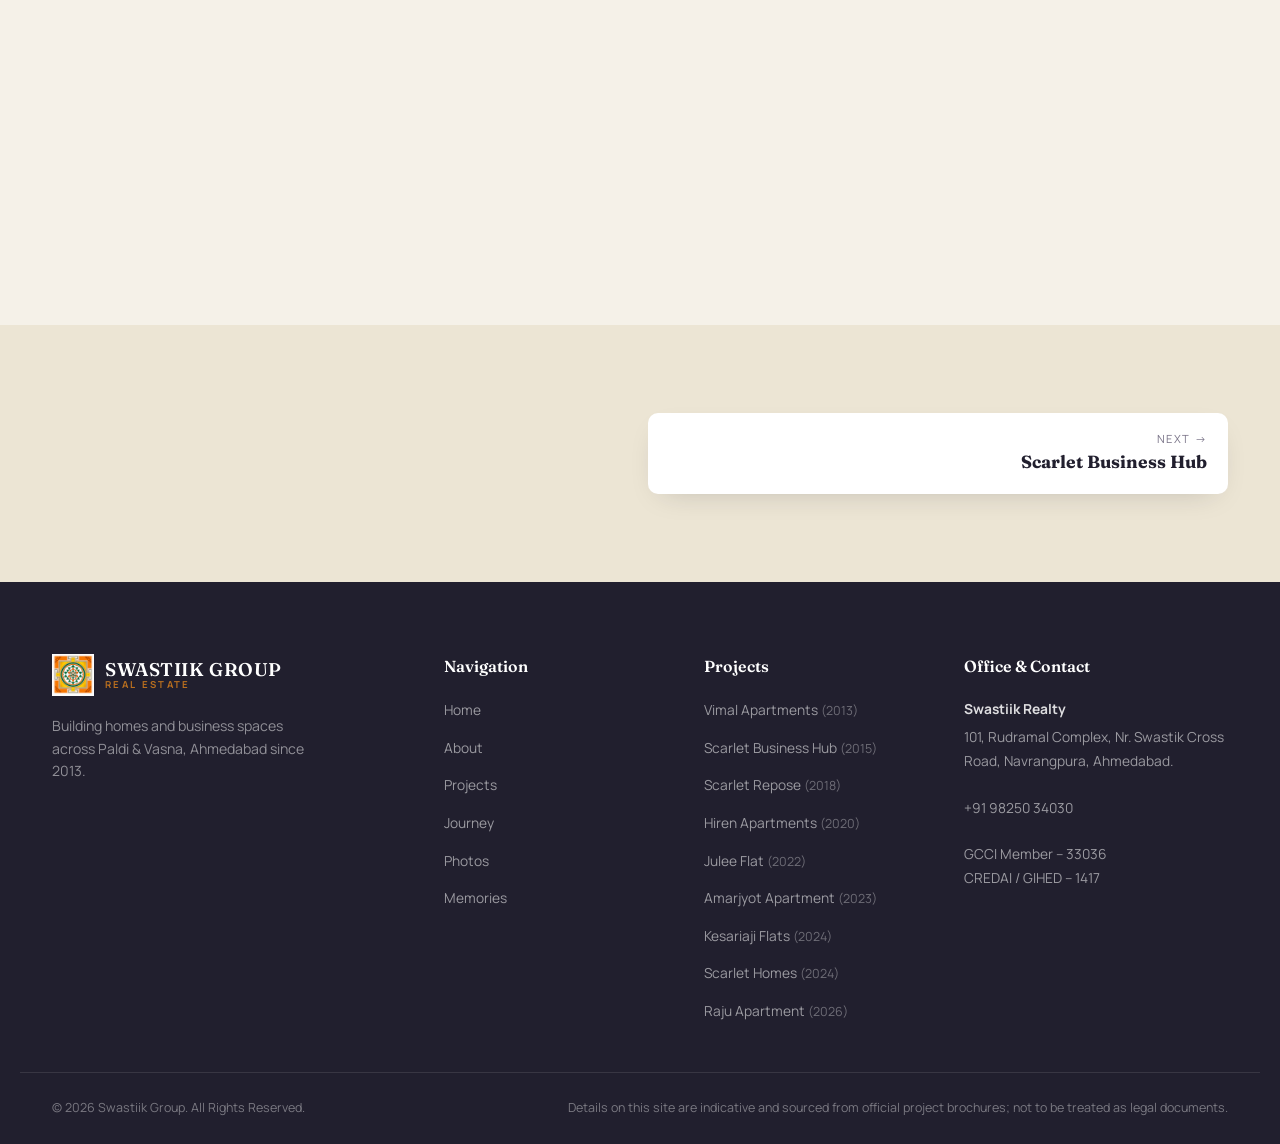
<file: project-vimal.html>
<!DOCTYPE html>
<html lang="en">
<head>
<meta charset="UTF-8">
<meta name="viewport" content="width=device-width, initial-scale=1.0, viewport-fit=cover">
<title>Vimal Apartments | Swastiik Group</title>
<meta name="description" content="Swastiik Group&#x27;s earliest signature project — a ground-up redevelopment delivering twenty-four 3 BHK residences on Sanjivani Hospital Road, Jain Nagar.…">
<link rel="canonical" href="https://swastiikgroup.com/project-vimal.html">
<link rel="icon" type="image/png" href="images/favicon.png">
<meta property="og:title" content="Vimal Apartments | Swastiik Group">
<meta property="og:description" content="Swastiik Group&#x27;s earliest signature project — a ground-up redevelopment delivering twenty-four 3 BHK residences on Sanjivani Hospital Road, Jain Nagar.…">
<meta property="og:type" content="website">
<meta property="og:url" content="https://swastiikgroup.com/project-vimal.html">
<meta property="og:image" content="https://swastiikgroup.com/images/projects/vimal_hero.jpg">
<meta name="theme-color" content="#211f2e">
<script>document.documentElement.classList.add("js")</script>
<link rel="preconnect" href="https://fonts.googleapis.com">
<link rel="preconnect" href="https://fonts.gstatic.com" crossorigin>
<link href="https://fonts.googleapis.com/css2?family=Fraunces:ital,wght@0,400;0,500;0,600;1,400;1,500&family=Manrope:wght@400;500;600;700;800&display=swap" rel="stylesheet">
<link rel="stylesheet" href="style.css">
<link rel="stylesheet" href="pages.css">
</head>
<body>

<nav id="navbar" class="navbar">
 <div class="nav-container">
  <a href="index.html" class="nav-logo"><img src="images/logo.png" alt="Swastiik Group logo"><div class="logo-text"><span class="logo-name">SWASTIIK GROUP</span><span class="logo-sub">Real Estate</span></div></a>
  <ul class="nav-links"><li><a href="index.html" class="nav-link">Home</a></li><li><a href="about.html" class="nav-link">About</a></li><li><a href="projects.html" class="nav-link active">Projects</a></li><li><a href="journey.html" class="nav-link">Journey</a></li><li><a href="photo.html" class="nav-link">Photos</a></li><li><a href="memories.html" class="nav-link">Memories</a></li></ul>
  <button class="hamburger" id="hamburger" aria-label="Toggle menu" aria-expanded="false"><span></span><span></span><span></span></button>
 </div>
 <div class="mobile-menu" id="mobileMenu"><ul class="mobile-nav-links"><li><a href="index.html" class="mobile-nav-link">Home</a></li><li><a href="about.html" class="mobile-nav-link">About</a></li><li><a href="projects.html" class="mobile-nav-link active">Projects</a></li><li><a href="journey.html" class="mobile-nav-link">Journey</a></li><li><a href="photo.html" class="mobile-nav-link">Photos</a></li><li><a href="memories.html" class="mobile-nav-link">Memories</a></li></ul></div>
</nav>
<header class="page-hero"><div class="hero-media"><img src="images/projects/vimal_hero.jpg" alt=""></div><div class="hero-overlay"></div><div class="container"><p class="crumbs"><a href="index.html">Home</a> <span>/</span> <a href="projects.html">Projects</a> <span>/</span> Vimal Apartments</p><h1>Vimal Apartments</h1><div class="ph-meta"><span class="badge badge-completed" style="background:rgba(255,255,255,.14);color:#fff">Completed</span><span>2013 · Redevelopment</span><span>3 BHK</span><span>24 Units</span></div></div></header>
<section class="section"><div class="container detail"><div>
<h2>About this project</h2><p class="lead-p">Swastiik Group&#x27;s earliest signature project — a ground-up redevelopment delivering twenty-four 3 BHK residences on Sanjivani Hospital Road, Jain Nagar. The scheme set the template later used across the group&#x27;s residential work: earthquake-resistant RCC framing, vitrified flooring, granite kitchen platforms and separate two-car parking for every flat.</p>
<h2>Photographs</h2><div class="d-gallery"><a href="images/projects/vimal_hero.jpg" data-lb data-cap="Vimal Apartments"><img src="images/projects/vimal_hero.jpg" alt="Vimal Apartments view 1" loading="lazy"></a></div>
<h2>Amenities &amp; Features</h2><ul class="modal-amenities"><li><i data-lucide="check-circle" class=""></i> Earthquake resistant R.C.C. frame structure</li><li><i data-lucide="check-circle" class=""></i> Automatic V3F elevator, 8-person capacity (Omega/Trio)</li><li><i data-lucide="check-circle" class=""></i> 2 dedicated car parking spaces per flat</li><li><i data-lucide="check-circle" class=""></i> CCTV installation in all common areas</li><li><i data-lucide="check-circle" class=""></i> Video door phone in all flats</li><li><i data-lucide="check-circle" class=""></i> Intercom facility</li><li><i data-lucide="check-circle" class=""></i> Italian marble / vitrified tile entrance foyer</li><li><i data-lucide="check-circle" class=""></i> Open-air theatre &amp; attractive landscaping on terrace</li><li><i data-lucide="check-circle" class=""></i> Decorative compound wall &amp; building façade lighting</li></ul>
<h2>Project Specifications</h2><div class="spec-grid"><div class="spec-row"><span class="spec-label">Developer</span><span class="spec-value">Swastik Developers</span></div><div class="spec-row"><span class="spec-label">Architect</span><span class="spec-value">Dwarkesh Soni</span></div><div class="spec-row"><span class="spec-label">Structural Engineer</span><span class="spec-value">Achal Parikh</span></div><div class="spec-row"><span class="spec-label">Configuration</span><span class="spec-value">3 BHK</span></div><div class="spec-row"><span class="spec-label">Units</span><span class="spec-value">24 Units</span></div><div class="spec-row"><span class="spec-label">Type</span><span class="spec-value">Residential Redevelopment</span></div></div>
<h2>Location</h2><p class="aside-row"><i data-lucide="map-pin" class=""></i> Vimal Apartment, Sanjivani Hospital Road, Jain Nagar, Suvidha, Ahmedabad.</p><div class="map-box"><iframe src="https://www.google.com/maps?q=Vimal+Apartment,+Sanjivani+Hospital+Road,+Jain+Nagar,+Suvidha,+Ahmedabad+&output=embed" loading="lazy" referrerpolicy="no-referrer-when-downgrade" title="Vimal Apartments location map"></iframe></div>
</div><aside><div class="aside-card"><h3>Contact</h3><div class="aside-row"><i data-lucide="phone" class=""></i><a href="tel:+919825034030">+91 98250 34030</a></div>
<div class="aside-row"><i data-lucide="mail" class=""></i><a href="mailto:swastikdevelopers99@gmail.com">swastikdevelopers99@gmail.com</a></div><div class="aside-row"><i data-lucide="map-pin" class=""></i><span>Jain Nagar, Suvidha, Ahmedabad.</span></div>
</div></aside></div></section>
<section class="section alt"><div class="container pn"><span></span><a href="project-scarlet-business-hub.html"><small>Next &rarr;</small><strong>Scarlet Business Hub</strong></a></div></section>
<footer class="footer">
 <div class="footer-inner">
  <div class="footer-brand">
   <div class="footer-logo"><img src="images/logo.png" alt="Swastiik Group logo"><div class="logo-text"><span class="logo-name">SWASTIIK GROUP</span><span class="logo-sub">Real Estate</span></div></div>
   <p class="footer-tagline">Building homes and business spaces across Paldi &amp; Vasna, Ahmedabad since 2013.</p>
  </div>
  <div class="footer-col"><h4>Navigation</h4><ul><li><a href="index.html">Home</a></li><li><a href="about.html">About</a></li><li><a href="projects.html">Projects</a></li><li><a href="journey.html">Journey</a></li><li><a href="photo.html">Photos</a></li><li><a href="memories.html">Memories</a></li></ul></div>
  <div class="footer-col"><h4>Projects</h4><ul><li><a href="project-vimal.html">Vimal Apartments <span>(2013)</span></a></li><li><a href="project-scarlet-business-hub.html">Scarlet Business Hub <span>(2015)</span></a></li><li><a href="project-scarlet-repose.html">Scarlet Repose <span>(2018)</span></a></li><li><a href="project-hiren.html">Hiren Apartments <span>(2020)</span></a></li><li><a href="project-julee.html">Julee Flat <span>(2022)</span></a></li><li><a href="project-amarjyot.html">Amarjyot Apartment <span>(2023)</span></a></li><li><a href="project-kesariaji.html">Kesariaji Flats <span>(2024)</span></a></li><li><a href="project-scarlet-homes.html">Scarlet Homes <span>(2024)</span></a></li><li><a href="project-raju-apartment.html">Raju Apartment <span>(2026)</span></a></li></ul></div>
  <div class="footer-col"><h4>Office &amp; Contact</h4><div class="footer-address-block"><strong>Swastiik Realty</strong>101, Rudramal Complex, Nr. Swastik Cross Road, Navrangpura, Ahmedabad.<br><br><a href="tel:+919825034030">+91 98250 34030</a><br><br>GCCI Member &ndash; 33036<br>CREDAI / GIHED &ndash; 1417</div></div>
 </div>
 <div class="footer-bottom"><p>&copy; 2026 Swastiik Group. All Rights Reserved.</p>
  <div class="footer-legal"><span>Details on this site are indicative and sourced from official project brochures; not to be treated as legal documents.</span></div></div>
</footer>
<script src="site.js"></script>
</body>
</html>
</file>
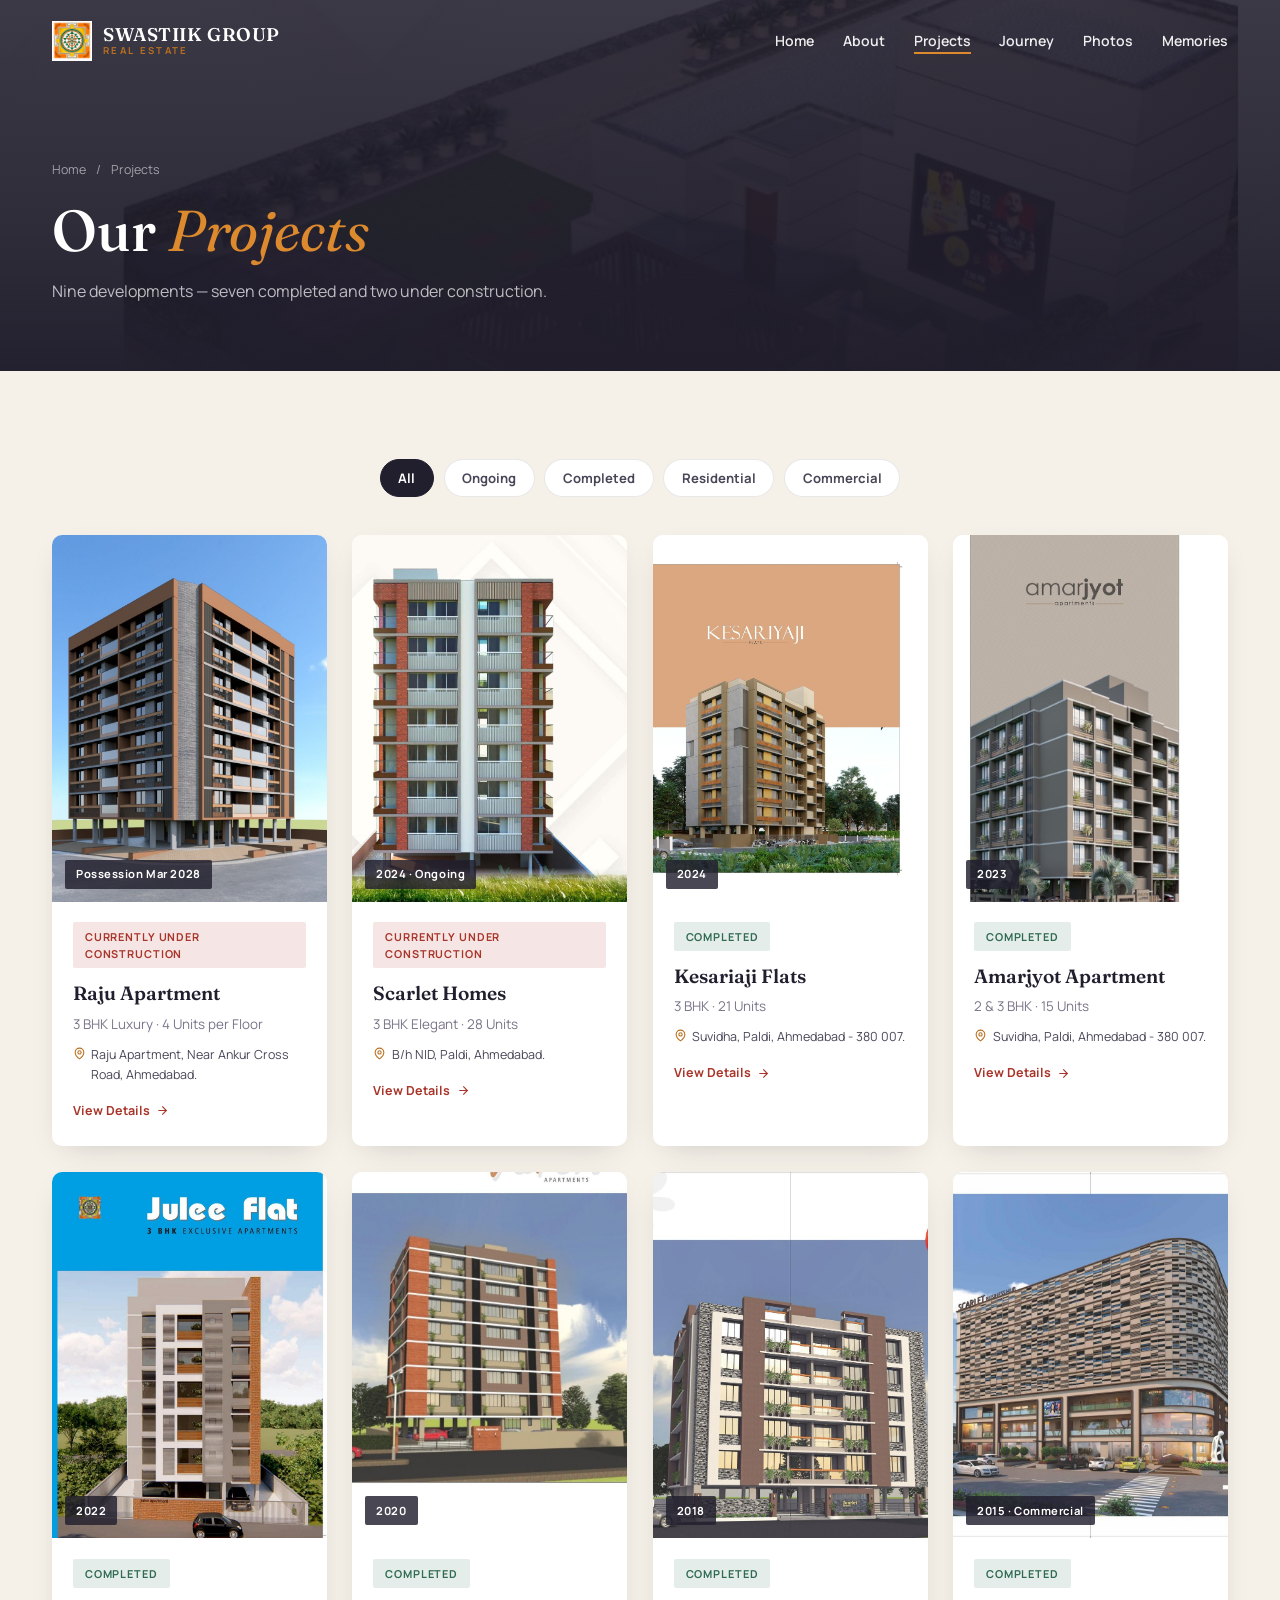
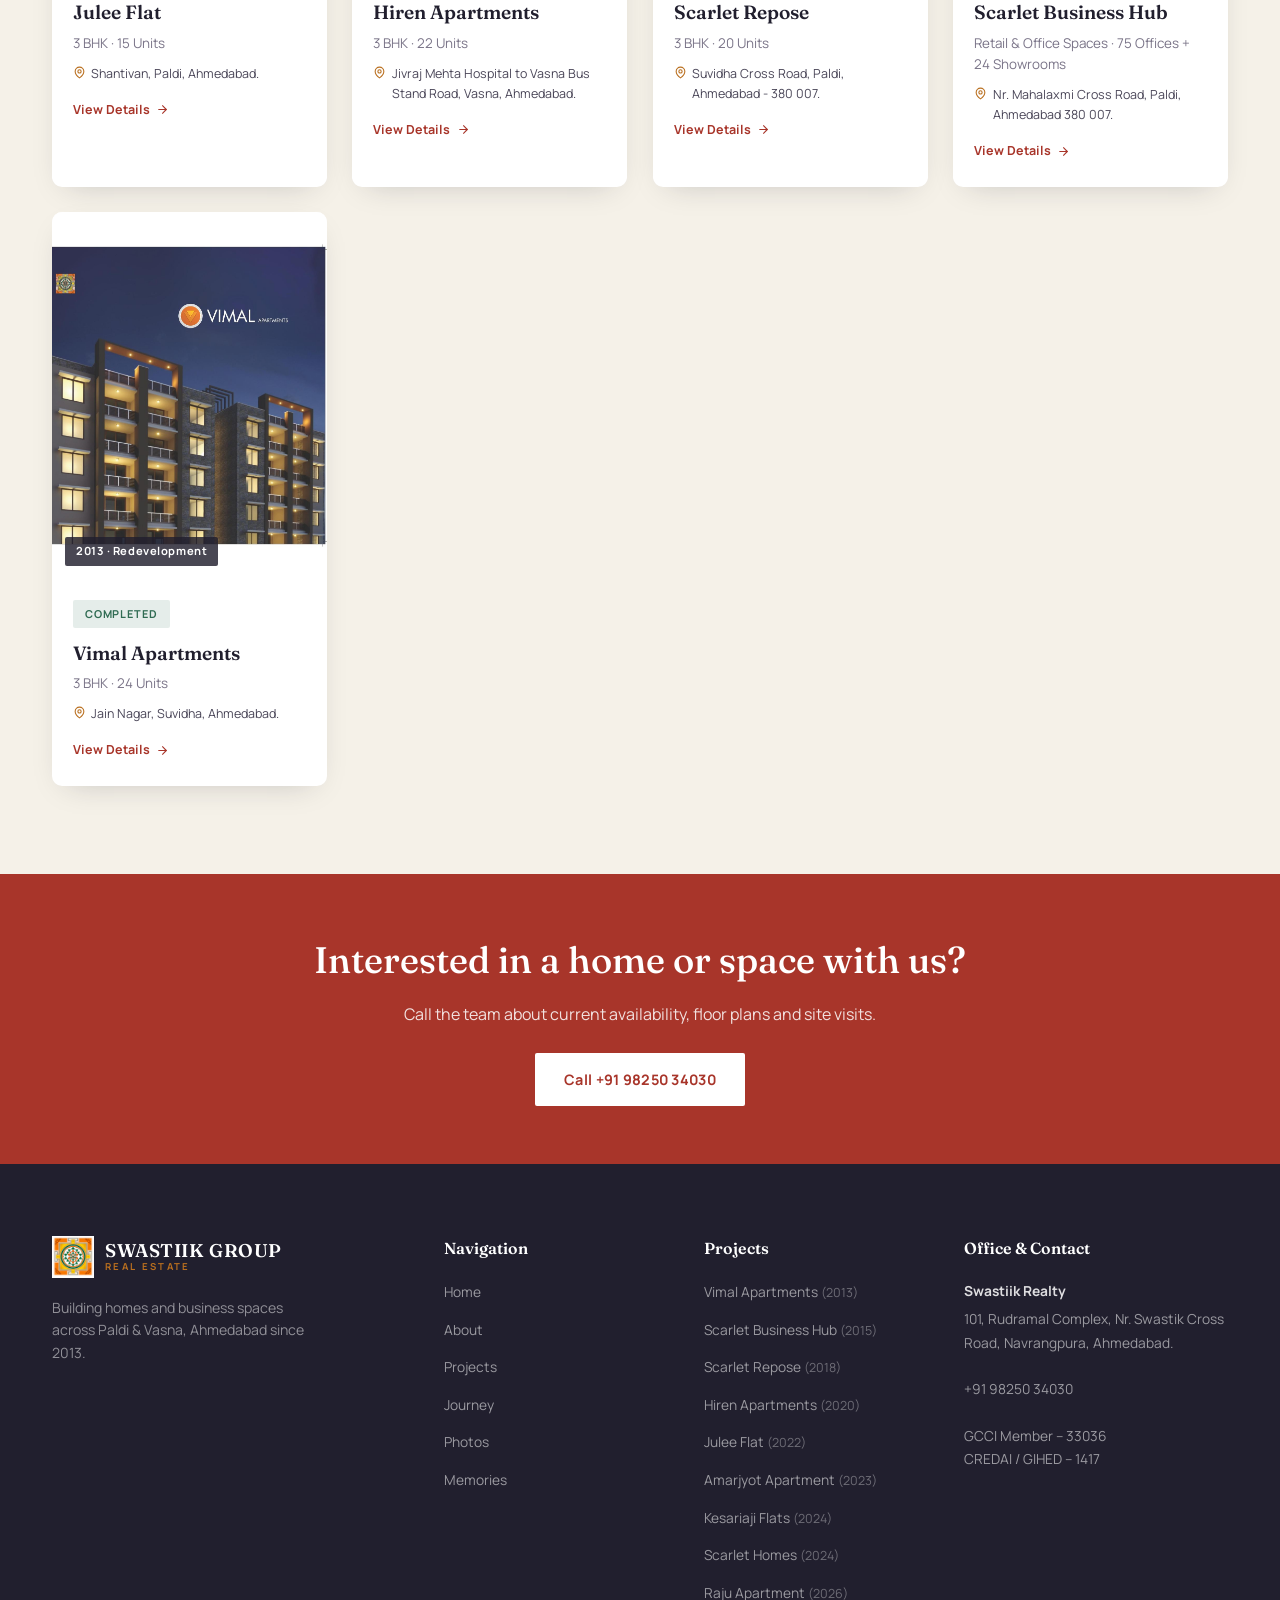
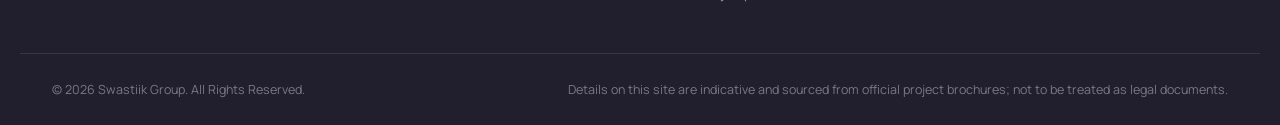
<file: projects.html>
<!DOCTYPE html>
<html lang="en">
<head>
<meta charset="UTF-8">
<meta name="viewport" content="width=device-width, initial-scale=1.0, viewport-fit=cover">
<title>Projects | Swastiik Group, Paldi &amp; Vasna, Ahmedabad</title>
<meta name="description" content="Browse all Swastiik Group residential and commercial projects in Paldi and Vasna, Ahmedabad — ongoing and completed.">
<link rel="canonical" href="https://swastiikgroup.com/projects.html">
<link rel="icon" type="image/png" href="images/favicon.png">
<meta property="og:title" content="Projects | Swastiik Group, Paldi &amp; Vasna, Ahmedabad">
<meta property="og:description" content="Browse all Swastiik Group residential and commercial projects in Paldi and Vasna, Ahmedabad — ongoing and completed.">
<meta property="og:type" content="website">
<meta property="og:url" content="https://swastiikgroup.com/projects.html">
<meta property="og:image" content="https://swastiikgroup.com/images/projects/shomes_hero.jpg">
<meta name="theme-color" content="#211f2e">
<script>document.documentElement.classList.add("js")</script>
<link rel="preconnect" href="https://fonts.googleapis.com">
<link rel="preconnect" href="https://fonts.gstatic.com" crossorigin>
<link href="https://fonts.googleapis.com/css2?family=Fraunces:ital,wght@0,400;0,500;0,600;1,400;1,500&family=Manrope:wght@400;500;600;700;800&display=swap" rel="stylesheet">
<link rel="stylesheet" href="style.css">
<link rel="stylesheet" href="pages.css">
</head>
<body>

<nav id="navbar" class="navbar">
 <div class="nav-container">
  <a href="index.html" class="nav-logo"><img src="images/logo.png" alt="Swastiik Group logo"><div class="logo-text"><span class="logo-name">SWASTIIK GROUP</span><span class="logo-sub">Real Estate</span></div></a>
  <ul class="nav-links"><li><a href="index.html" class="nav-link">Home</a></li><li><a href="about.html" class="nav-link">About</a></li><li><a href="projects.html" class="nav-link active">Projects</a></li><li><a href="journey.html" class="nav-link">Journey</a></li><li><a href="photo.html" class="nav-link">Photos</a></li><li><a href="memories.html" class="nav-link">Memories</a></li></ul>
  <button class="hamburger" id="hamburger" aria-label="Toggle menu" aria-expanded="false"><span></span><span></span><span></span></button>
 </div>
 <div class="mobile-menu" id="mobileMenu"><ul class="mobile-nav-links"><li><a href="index.html" class="mobile-nav-link">Home</a></li><li><a href="about.html" class="mobile-nav-link">About</a></li><li><a href="projects.html" class="mobile-nav-link active">Projects</a></li><li><a href="journey.html" class="mobile-nav-link">Journey</a></li><li><a href="photo.html" class="mobile-nav-link">Photos</a></li><li><a href="memories.html" class="mobile-nav-link">Memories</a></li></ul></div>
</nav>
<header class="page-hero"><div class="hero-media"><img src="images/projects/shomes_terrace.jpg" alt=""></div><div class="hero-overlay"></div><div class="container"><p class="crumbs"><a href="index.html">Home</a> <span>/</span> Projects</p><h1>Our <em>Projects</em></h1><p class="lead">Nine developments — seven completed and two under construction.</p></div></header>
<section class="section"><div class="filters" data-filter-group="#pgrid"><button class="chip active" data-filter="all">All</button><button class="chip" data-filter="ongoing">Ongoing</button><button class="chip" data-filter="completed">Completed</button><button class="chip" data-filter="residential">Residential</button><button class="chip" data-filter="commercial">Commercial</button></div>
<div class="projects-grid" id="pgrid"><a class="project-card reveal" href="project-raju-apartment.html" data-tags="all ongoing residential"><div class="project-card-media"><img src="images/projects/raju_corner.jpg" alt="Raju Apartment elevation" loading="lazy" width="600" height="800"><span class="project-year-tag">Possession Mar 2028</span></div><div class="project-card-body"><span class="badge badge-ongoing">Currently Under Construction</span><h3>Raju Apartment</h3><p class="project-card-meta">3 BHK Luxury &middot; 4 Units per Floor</p><p class="project-card-loc"><i data-lucide="map-pin" class=""></i> Raju Apartment, Near Ankur Cross Road, Ahmedabad.</p><span class="project-card-link">View Details <i data-lucide="arrow-right" class=""></i></span></div></a><a class="project-card reveal" href="project-scarlet-homes.html" data-tags="all ongoing residential"><div class="project-card-media"><img src="images/projects/shomes_hero.jpg" alt="Scarlet Homes elevation" loading="lazy" width="600" height="800"><span class="project-year-tag">2024 · Ongoing</span></div><div class="project-card-body"><span class="badge badge-ongoing">Currently Under Construction</span><h3>Scarlet Homes</h3><p class="project-card-meta">3 BHK Elegant &middot; 28 Units</p><p class="project-card-loc"><i data-lucide="map-pin" class=""></i> B/h NID, Paldi, Ahmedabad.</p><span class="project-card-link">View Details <i data-lucide="arrow-right" class=""></i></span></div></a><a class="project-card reveal" href="project-kesariaji.html" data-tags="all completed residential"><div class="project-card-media"><img src="images/projects/kesariaji_hero.jpg" alt="Kesariaji Flats elevation" loading="lazy" width="600" height="800"><span class="project-year-tag">2024</span></div><div class="project-card-body"><span class="badge badge-completed">Completed</span><h3>Kesariaji Flats</h3><p class="project-card-meta">3 BHK &middot; 21 Units</p><p class="project-card-loc"><i data-lucide="map-pin" class=""></i> Suvidha, Paldi, Ahmedabad - 380 007.</p><span class="project-card-link">View Details <i data-lucide="arrow-right" class=""></i></span></div></a><a class="project-card reveal" href="project-amarjyot.html" data-tags="all completed residential"><div class="project-card-media"><img src="images/projects/amarjyot_hero.jpg" alt="Amarjyot Apartment elevation" loading="lazy" width="600" height="800"><span class="project-year-tag">2023</span></div><div class="project-card-body"><span class="badge badge-completed">Completed</span><h3>Amarjyot Apartment</h3><p class="project-card-meta">2 &amp; 3 BHK &middot; 15 Units</p><p class="project-card-loc"><i data-lucide="map-pin" class=""></i> Suvidha, Paldi, Ahmedabad - 380 007.</p><span class="project-card-link">View Details <i data-lucide="arrow-right" class=""></i></span></div></a><a class="project-card reveal" href="project-julee.html" data-tags="all completed residential"><div class="project-card-media"><img src="images/projects/julee_hero.jpg" alt="Julee Flat elevation" loading="lazy" width="600" height="800"><span class="project-year-tag">2022</span></div><div class="project-card-body"><span class="badge badge-completed">Completed</span><h3>Julee Flat</h3><p class="project-card-meta">3 BHK &middot; 15 Units</p><p class="project-card-loc"><i data-lucide="map-pin" class=""></i> Shantivan, Paldi, Ahmedabad.</p><span class="project-card-link">View Details <i data-lucide="arrow-right" class=""></i></span></div></a><a class="project-card reveal" href="project-hiren.html" data-tags="all completed residential"><div class="project-card-media"><img src="images/projects/hiren_hero.jpg" alt="Hiren Apartments elevation" loading="lazy" width="600" height="800"><span class="project-year-tag">2020</span></div><div class="project-card-body"><span class="badge badge-completed">Completed</span><h3>Hiren Apartments</h3><p class="project-card-meta">3 BHK &middot; 22 Units</p><p class="project-card-loc"><i data-lucide="map-pin" class=""></i> Jivraj Mehta Hospital to Vasna Bus Stand Road, Vasna, Ahmedabad.</p><span class="project-card-link">View Details <i data-lucide="arrow-right" class=""></i></span></div></a><a class="project-card reveal" href="project-scarlet-repose.html" data-tags="all completed residential"><div class="project-card-media"><img src="images/projects/repose_hero.jpg" alt="Scarlet Repose elevation" loading="lazy" width="600" height="800"><span class="project-year-tag">2018</span></div><div class="project-card-body"><span class="badge badge-completed">Completed</span><h3>Scarlet Repose</h3><p class="project-card-meta">3 BHK &middot; 20 Units</p><p class="project-card-loc"><i data-lucide="map-pin" class=""></i> Suvidha Cross Road, Paldi, Ahmedabad - 380 007.</p><span class="project-card-link">View Details <i data-lucide="arrow-right" class=""></i></span></div></a><a class="project-card reveal" href="project-scarlet-business-hub.html" data-tags="all completed commercial"><div class="project-card-media"><img src="images/projects/sbh_hero_day.jpg" alt="Scarlet Business Hub elevation" loading="lazy" width="600" height="800"><span class="project-year-tag">2015 · Commercial</span></div><div class="project-card-body"><span class="badge badge-completed">Completed</span><h3>Scarlet Business Hub</h3><p class="project-card-meta">Retail &amp; Office Spaces &middot; 75 Offices + 24 Showrooms</p><p class="project-card-loc"><i data-lucide="map-pin" class=""></i> Nr. Mahalaxmi Cross Road, Paldi, Ahmedabad 380 007.</p><span class="project-card-link">View Details <i data-lucide="arrow-right" class=""></i></span></div></a><a class="project-card reveal" href="project-vimal.html" data-tags="all completed residential"><div class="project-card-media"><img src="images/projects/vimal_hero.jpg" alt="Vimal Apartments elevation" loading="lazy" width="600" height="800"><span class="project-year-tag">2013 · Redevelopment</span></div><div class="project-card-body"><span class="badge badge-completed">Completed</span><h3>Vimal Apartments</h3><p class="project-card-meta">3 BHK &middot; 24 Units</p><p class="project-card-loc"><i data-lucide="map-pin" class=""></i> Jain Nagar, Suvidha, Ahmedabad.</p><span class="project-card-link">View Details <i data-lucide="arrow-right" class=""></i></span></div></a></div><p class="empty-note is-hidden">No projects in this category.</p></section><section class="cta-band"><div class="container reveal"><h2>Interested in a home or space with us?</h2><p>Call the team about current availability, floor plans and site visits.</p><a class="btn" href="tel:+919825034030">Call +91 98250 34030</a></div></section>
<footer class="footer">
 <div class="footer-inner">
  <div class="footer-brand">
   <div class="footer-logo"><img src="images/logo.png" alt="Swastiik Group logo"><div class="logo-text"><span class="logo-name">SWASTIIK GROUP</span><span class="logo-sub">Real Estate</span></div></div>
   <p class="footer-tagline">Building homes and business spaces across Paldi &amp; Vasna, Ahmedabad since 2013.</p>
  </div>
  <div class="footer-col"><h4>Navigation</h4><ul><li><a href="index.html">Home</a></li><li><a href="about.html">About</a></li><li><a href="projects.html">Projects</a></li><li><a href="journey.html">Journey</a></li><li><a href="photo.html">Photos</a></li><li><a href="memories.html">Memories</a></li></ul></div>
  <div class="footer-col"><h4>Projects</h4><ul><li><a href="project-vimal.html">Vimal Apartments <span>(2013)</span></a></li><li><a href="project-scarlet-business-hub.html">Scarlet Business Hub <span>(2015)</span></a></li><li><a href="project-scarlet-repose.html">Scarlet Repose <span>(2018)</span></a></li><li><a href="project-hiren.html">Hiren Apartments <span>(2020)</span></a></li><li><a href="project-julee.html">Julee Flat <span>(2022)</span></a></li><li><a href="project-amarjyot.html">Amarjyot Apartment <span>(2023)</span></a></li><li><a href="project-kesariaji.html">Kesariaji Flats <span>(2024)</span></a></li><li><a href="project-scarlet-homes.html">Scarlet Homes <span>(2024)</span></a></li><li><a href="project-raju-apartment.html">Raju Apartment <span>(2026)</span></a></li></ul></div>
  <div class="footer-col"><h4>Office &amp; Contact</h4><div class="footer-address-block"><strong>Swastiik Realty</strong>101, Rudramal Complex, Nr. Swastik Cross Road, Navrangpura, Ahmedabad.<br><br><a href="tel:+919825034030">+91 98250 34030</a><br><br>GCCI Member &ndash; 33036<br>CREDAI / GIHED &ndash; 1417</div></div>
 </div>
 <div class="footer-bottom"><p>&copy; 2026 Swastiik Group. All Rights Reserved.</p>
  <div class="footer-legal"><span>Details on this site are indicative and sourced from official project brochures; not to be treated as legal documents.</span></div></div>
</footer>
<script src="site.js"></script>
</body>
</html>
</file>
<file: style.css>
/* ==========================================
   SWASTIIK GROUP — REAL ESTATE
   style.css
   Design language derived from the group's own
   brand materials: the Sriyantra mark (triangular
   geometry, saffron/green/maroon), and the diamond
   motif used across the Scarlet Homes brochure.
   ========================================== */

:root {
  /* Palette — pulled from the brand's own brochures & logo */
  --color-stone: #f5f1e8;
  --color-stone-deep: #ece5d4;
  --color-ink: #211f2e;
  --color-ink-soft: #4a4658;
  --color-saffron: #dd8a2e;
  --color-saffron-deep: #b96f1f;
  --color-maroon: #a8352a;
  --color-maroon-deep: #862a21;
  --color-green: #2f6b52;
  --color-gold: #c9a227;
  --color-white: #ffffff;
  --color-muted: #7a7488;
  --color-border: rgba(33, 31, 46, 0.1);

  --font-display: "Fraunces", "Georgia", serif;
  --font-body: "Manrope", "Inter", sans-serif;

  --container: 1240px;
  --radius-sm: 4px;
  --radius-md: 10px;
  --radius-lg: 22px;

  --shadow-soft: 0 20px 50px -25px rgba(33, 31, 46, 0.35);
  --shadow-card: 0 10px 30px -15px rgba(33, 31, 46, 0.25);
}

* {
  margin: 0;
  padding: 0;
  box-sizing: border-box;
}

html {
  scroll-behavior: smooth;
}

body {
  font-family: var(--font-body);
  background: var(--color-stone);
  color: var(--color-ink);
  line-height: 1.6;
  -webkit-font-smoothing: antialiased;
  overflow-x: hidden;
}

body.no-scroll {
  overflow: hidden;
}

img {
  max-width: 100%;
  display: block;
}

a {
  text-decoration: none;
  color: inherit;
}

ul {
  list-style: none;
}

button {
  font-family: inherit;
  cursor: pointer;
  border: none;
  background: none;
}

.section-eyebrow {
  font-family: var(--font-body);
  font-weight: 700;
  font-size: 0.72rem;
  letter-spacing: 0.18em;
  text-transform: uppercase;
  color: var(--color-saffron-deep);
  margin-bottom: 0.9rem;
  display: inline-block;
  position: relative;
  padding-left: 1.6rem;
}
.section-eyebrow::before {
  content: "";
  position: absolute;
  left: 0;
  top: 50%;
  width: 1.1rem;
  height: 1px;
  background: var(--color-saffron-deep);
  transform: translateY(-50%) rotate(0deg);
}

.section-title {
  font-family: var(--font-display);
  font-weight: 500;
  font-size: clamp(1.9rem, 3.4vw, 2.9rem);
  line-height: 1.15;
  letter-spacing: -0.01em;
  color: var(--color-ink);
}
.section-title em {
  font-style: italic;
  font-weight: 400;
  color: var(--color-maroon);
}
.section-title-light {
  color: var(--color-white);
}
.section-title-light em {
  color: var(--color-saffron);
}

.section-desc {
  max-width: 620px;
  color: var(--color-ink-soft);
  font-size: 1.02rem;
  margin-top: 0.9rem;
}

.section-header {
  max-width: 720px;
  margin: 0 auto 3.2rem;
  text-align: center;
}
.section-header .section-desc {
  margin-left: auto;
  margin-right: auto;
}

.container {
  max-width: var(--container);
  margin: 0 auto;
  padding: 0 2rem;
}

/* Diamond / yantra motif — the site's signature framing device,
   echoing the rotated-diamond logo frame used on the Scarlet
   Homes brochure cover. */
.diamond-frame {
  position: relative;
}
.diamond-frame::before {
  content: "";
  position: absolute;
  inset: -14px;
  border: 1px solid var(--color-gold);
  transform: rotate(45deg);
  opacity: 0.5;
  pointer-events: none;
}

.yantra-lines {
  position: absolute;
  inset: 0;
  overflow: hidden;
  pointer-events: none;
  opacity: 0.08;
  background-image:
    repeating-linear-gradient(45deg, var(--color-gold) 0, var(--color-gold) 1px, transparent 1px, transparent 90px),
    repeating-linear-gradient(-45deg, var(--color-gold) 0, var(--color-gold) 1px, transparent 1px, transparent 90px);
}

.btn {
  display: inline-flex;
  align-items: center;
  gap: 0.5rem;
  font-family: var(--font-body);
  font-weight: 700;
  font-size: 0.9rem;
  letter-spacing: 0.02em;
  padding: 0.95rem 1.8rem;
  border-radius: 2px;
  transition: all 0.25s ease;
  white-space: nowrap;
}
.btn i {
  width: 16px;
  height: 16px;
}
.icon-svg {
  display: inline-flex;
  align-items: center;
  justify-content: center;
}
.icon-svg svg {
  width: 100%;
  height: 100%;
}
.btn-primary {
  background: var(--color-maroon);
  color: var(--color-white);
}
.btn-primary:hover {
  background: var(--color-maroon-deep);
  transform: translateY(-2px);
}
.btn-outline {
  border: 1px solid rgba(255, 255, 255, 0.5);
  color: var(--color-white);
}
.btn-outline:hover {
  background: rgba(255, 255, 255, 0.12);
}
.btn-dark {
  border: 1px solid var(--color-ink);
  color: var(--color-ink);
}
.btn-dark:hover {
  background: var(--color-ink);
  color: var(--color-white);
}
.btn-full {
  width: 100%;
  justify-content: center;
}

.badge {
  display: inline-block;
  font-size: 0.68rem;
  font-weight: 700;
  letter-spacing: 0.08em;
  text-transform: uppercase;
  padding: 0.35rem 0.75rem;
  border-radius: 2px;
}
.badge-completed {
  background: rgba(47, 107, 82, 0.12);
  color: var(--color-green);
}
.badge-ongoing {
  background: rgba(168, 53, 42, 0.12);
  color: var(--color-maroon);
}

.reveal {
  opacity: 0;
  transform: translateY(24px);
  transition: opacity 0.7s ease, transform 0.7s ease;
}
.reveal.revealed {
  opacity: 1;
  transform: none;
}

/* ==================== SPLASH SCREEN ==================== */
.splash-screen {
  position: fixed;
  inset: 0;
  z-index: 9999;
  background: var(--color-ink);
  display: flex;
  align-items: center;
  justify-content: center;
  flex-direction: column;
  gap: 1.6rem;
  transition: opacity 0.7s ease, visibility 0.7s ease;
}
.splash-screen.splash-hide {
  opacity: 0;
  visibility: hidden;
  pointer-events: none;
}
.splash-mark {
  position: relative;
  width: 108px;
  height: 108px;
}
.splash-mark img {
  width: 100%;
  height: 100%;
  object-fit: contain;
  animation: splashPulse 1.8s ease-in-out infinite;
}
.splash-ring {
  position: absolute;
  inset: -18px;
  border: 1px solid rgba(221, 138, 46, 0.5);
  transform: rotate(45deg);
  animation: splashSpin 3.2s linear infinite;
}
.splash-wordmark {
  font-family: var(--font-display);
  color: var(--color-white);
  letter-spacing: 0.14em;
  font-size: 1.05rem;
  text-transform: uppercase;
}
.splash-wordmark span {
  color: var(--color-saffron);
}
.splash-sub {
  color: rgba(255, 255, 255, 0.45);
  font-size: 0.72rem;
  letter-spacing: 0.22em;
  text-transform: uppercase;
  margin-top: -1rem;
}

@keyframes splashPulse {
  0%, 100% { transform: scale(1); opacity: 1; }
  50% { transform: scale(1.06); opacity: 0.85; }
}
@keyframes splashSpin {
  from { transform: rotate(45deg); }
  to { transform: rotate(405deg); }
}

/* ==================== NAVBAR ==================== */
.navbar {
  position: fixed;
  top: 0;
  left: 0;
  right: 0;
  z-index: 500;
  padding: 1.3rem 0;
  transition: all 0.35s ease;
  background: transparent;
}
.navbar.scrolled {
  background: rgba(245, 241, 232, 0.92);
  backdrop-filter: blur(10px);
  padding: 0.85rem 0;
  box-shadow: 0 2px 20px rgba(33, 31, 46, 0.06);
}
.nav-container {
  max-width: var(--container);
  margin: 0 auto;
  padding: 0 2rem;
  display: flex;
  align-items: center;
  justify-content: space-between;
}
.nav-logo {
  display: flex;
  align-items: center;
  gap: 0.7rem;
}
.nav-logo img {
  width: 40px;
  height: 40px;
  object-fit: contain;
}
.logo-text {
  display: flex;
  flex-direction: column;
  line-height: 1.1;
}
.logo-name {
  font-family: var(--font-display);
  font-weight: 600;
  font-size: 1.15rem;
  letter-spacing: 0.03em;
  color: var(--color-ink);
}
.navbar:not(.scrolled) .logo-name {
  color: var(--color-white);
}
.logo-sub {
  font-size: 0.6rem;
  letter-spacing: 0.24em;
  color: var(--color-saffron-deep);
  text-transform: uppercase;
  font-weight: 700;
}
.nav-links {
  display: flex;
  gap: 2.2rem;
}
.nav-link {
  font-size: 0.88rem;
  font-weight: 600;
  color: var(--color-ink);
  position: relative;
  padding-bottom: 4px;
}
.navbar:not(.scrolled) .nav-link {
  color: rgba(255, 255, 255, 0.92);
}
.nav-link::after {
  content: "";
  position: absolute;
  left: 0;
  bottom: 0;
  width: 0;
  height: 2px;
  background: var(--color-saffron);
  transition: width 0.25s ease;
}
.nav-link.active::after,
.nav-link:hover::after {
  width: 100%;
}
.hamburger {
  display: none;
  flex-direction: column;
  gap: 5px;
  width: 26px;
}
.hamburger span {
  height: 2px;
  background: var(--color-ink);
  transition: all 0.25s ease;
}
.navbar:not(.scrolled) .hamburger span {
  background: var(--color-white);
}
.hamburger.active span:nth-child(1) { transform: translateY(7px) rotate(45deg); }
.hamburger.active span:nth-child(2) { opacity: 0; }
.hamburger.active span:nth-child(3) { transform: translateY(-7px) rotate(-45deg); }

.mobile-menu {
  position: fixed;
  top: 0;
  right: -100%;
  width: min(320px, 82vw);
  height: 100vh;
  background: var(--color-ink);
  z-index: 600;
  transition: right 0.35s ease;
  padding: 6rem 2rem 2rem;
}
.mobile-menu.open {
  right: 0;
}
.mobile-nav-links {
  display: flex;
  flex-direction: column;
  gap: 1.6rem;
}
.mobile-nav-link {
  color: var(--color-white);
  font-size: 1.05rem;
  font-weight: 600;
}

/* ==================== HERO ==================== */
.hero {
  position: relative;
  min-height: 100vh;
  display: flex;
  align-items: center;
  background: linear-gradient(160deg, #201d2c 0%, #2c2438 55%, #3a2a2e 100%);
  overflow: hidden;
}
.hero-media {
  position: absolute;
  inset: 0;
}
.hero-media img {
  width: 100%;
  height: 100%;
  object-fit: cover;
  opacity: 0.34;
}
.hero-overlay {
  position: absolute;
  inset: 0;
  background: linear-gradient(180deg, rgba(32, 29, 44, 0.55) 0%, rgba(32, 29, 44, 0.75) 60%, rgba(32, 29, 44, 0.95) 100%);
}
.hero-content {
  position: relative;
  z-index: 2;
  max-width: var(--container);
  margin: 0 auto;
  padding: 8rem 2rem 6rem;
  width: 100%;
}
.hero-eyebrow {
  color: var(--color-saffron);
  font-weight: 700;
  font-size: 0.78rem;
  letter-spacing: 0.2em;
  text-transform: uppercase;
  margin-bottom: 1.4rem;
}
.hero-title {
  font-family: var(--font-display);
  font-weight: 500;
  font-size: clamp(2.6rem, 6vw, 4.6rem);
  line-height: 1.08;
  color: var(--color-white);
  max-width: 780px;
  letter-spacing: -0.01em;
}
.hero-title em {
  font-style: italic;
  font-weight: 400;
  color: var(--color-saffron);
}
.hero-sub {
  color: rgba(255, 255, 255, 0.82);
  font-size: 1.2rem;
  margin-top: 1.4rem;
  max-width: 560px;
  font-family: var(--font-display);
  font-style: italic;
}
.hero-desc {
  color: rgba(255, 255, 255, 0.62);
  max-width: 560px;
  margin-top: 1rem;
  font-size: 1rem;
}
.hero-actions {
  display: flex;
  gap: 1rem;
  margin-top: 2.4rem;
  flex-wrap: wrap;
}
.hero-scroll-indicator {
  position: absolute;
  bottom: 2.2rem;
  left: 50%;
  transform: translateX(-50%);
  z-index: 2;
  display: flex;
  flex-direction: column;
  align-items: center;
  gap: 0.6rem;
  color: rgba(255, 255, 255, 0.5);
  font-size: 0.68rem;
  letter-spacing: 0.2em;
  text-transform: uppercase;
}
.scroll-line {
  width: 1px;
  height: 34px;
  background: linear-gradient(to bottom, rgba(255, 255, 255, 0.6), transparent);
  animation: scrollDown 1.8s ease-in-out infinite;
}
@keyframes scrollDown {
  0% { transform: scaleY(0.3); transform-origin: top; opacity: 0.4; }
  50% { transform: scaleY(1); transform-origin: top; opacity: 1; }
  100% { transform: scaleY(0.3); transform-origin: bottom; opacity: 0.4; }
}

/* ==================== STATS ==================== */
.stats-section {
  background: var(--color-ink);
  padding: 3.2rem 0;
}
.stats-grid {
  max-width: var(--container);
  margin: 0 auto;
  padding: 0 2rem;
  display: grid;
  grid-template-columns: repeat(4, 1fr);
  gap: 2rem;
  text-align: center;
}
.stat-item {
  border-left: 1px solid rgba(255, 255, 255, 0.12);
}
.stat-item:first-child {
  border-left: none;
}
.stat-number,
.stat-display {
  font-family: var(--font-display);
  font-size: clamp(2rem, 3.4vw, 2.8rem);
  font-weight: 500;
  color: var(--color-saffron);
}
.stat-suffix {
  font-family: var(--font-display);
  font-size: clamp(2rem, 3.4vw, 2.8rem);
  color: var(--color-saffron);
}
.stat-label {
  color: rgba(255, 255, 255, 0.6);
  font-size: 0.82rem;
  margin-top: 0.4rem;
  letter-spacing: 0.02em;
}

/* ==================== ONGOING SPOTLIGHT ==================== */
.spotlight-section {
  padding: 6.5rem 0;
  background: var(--color-stone-deep);
  position: relative;
}
.spotlight-inner {
  max-width: var(--container);
  margin: 0 auto;
  padding: 0 2rem;
  display: grid;
  grid-template-columns: 1.05fr 1fr;
  gap: 4rem;
  align-items: center;
}
.spotlight-media {
  position: relative;
  border-radius: var(--radius-lg);
  overflow: hidden;
  box-shadow: var(--shadow-soft);
  aspect-ratio: 4 / 5;
}
.spotlight-media img {
  width: 100%;
  height: 100%;
  object-fit: cover;
}
.spotlight-tag {
  position: absolute;
  top: 1.4rem;
  left: 1.4rem;
  background: var(--color-maroon);
  color: var(--color-white);
  font-size: 0.7rem;
  font-weight: 700;
  letter-spacing: 0.08em;
  text-transform: uppercase;
  padding: 0.55rem 1rem;
  border-radius: 2px;
}
.spotlight-desc {
  color: var(--color-ink-soft);
  margin-top: 1.2rem;
  max-width: 520px;
}
.spotlight-facts {
  display: flex;
  gap: 2.2rem;
  margin-top: 2rem;
}
.spotlight-fact span {
  display: block;
  font-family: var(--font-display);
  font-size: 1.5rem;
  color: var(--color-maroon);
  font-weight: 600;
}
.spotlight-fact p {
  font-size: 0.78rem;
  color: var(--color-muted);
  margin-top: 0.2rem;
}
.spotlight-address {
  display: flex;
  align-items: flex-start;
  gap: 0.5rem;
  margin-top: 1.6rem;
  color: var(--color-ink-soft);
  font-size: 0.92rem;
  max-width: 480px;
}
.spotlight-address i {
  width: 16px;
  height: 16px;
  flex-shrink: 0;
  margin-top: 3px;
  color: var(--color-maroon);
}
.spotlight-content .btn {
  margin-top: 2rem;
}

/* ==================== PROJECTS (COMPLETED) ==================== */
.projects-section {
  padding: 6.5rem 0;
}
.projects-grid {
  max-width: var(--container);
  margin: 0 auto;
  padding: 0 2rem;
  display: grid;
  grid-template-columns: repeat(4, 1fr);
  gap: 1.6rem;
}
.project-card {
  background: var(--color-white);
  border-radius: var(--radius-md);
  overflow: hidden;
  box-shadow: var(--shadow-card);
  cursor: pointer;
  transition: transform 0.3s ease, box-shadow 0.3s ease;
}
.project-card:hover {
  transform: translateY(-6px);
  box-shadow: 0 26px 50px -20px rgba(33, 31, 46, 0.32);
}
.project-card-media {
  position: relative;
  aspect-ratio: 3 / 4;
  overflow: hidden;
}
.project-card-media img {
  width: 100%;
  height: 100%;
  object-fit: cover;
  transition: transform 0.5s ease;
}
.project-card:hover .project-card-media img {
  transform: scale(1.06);
}
.project-year-tag {
  position: absolute;
  bottom: 0.8rem;
  left: 0.8rem;
  background: rgba(33, 31, 46, 0.82);
  color: var(--color-white);
  font-size: 0.7rem;
  font-weight: 700;
  letter-spacing: 0.05em;
  padding: 0.35rem 0.7rem;
  border-radius: 2px;
}
.project-card-body {
  padding: 1.3rem 1.3rem 1.5rem;
}
.project-card-body h3 {
  font-family: var(--font-display);
  font-size: 1.2rem;
  font-weight: 600;
  margin-top: 0.6rem;
  color: var(--color-ink);
}
.project-card-meta {
  font-size: 0.84rem;
  color: var(--color-muted);
  margin-top: 0.3rem;
}
.project-card-loc {
  display: flex;
  align-items: flex-start;
  gap: 0.35rem;
  font-size: 0.78rem;
  color: var(--color-ink-soft);
  margin-top: 0.6rem;
}
.project-card-loc i {
  width: 13px;
  height: 13px;
  flex-shrink: 0;
  margin-top: 2px;
  color: var(--color-saffron-deep);
}
.project-card-link {
  display: inline-flex;
  align-items: center;
  gap: 0.4rem;
  font-size: 0.78rem;
  font-weight: 700;
  color: var(--color-maroon);
  margin-top: 1rem;
}
.project-card-link i {
  width: 13px;
  height: 13px;
}

/* ==================== WHY US ==================== */
.whyus-section {
  background: var(--color-ink);
  padding: 6.5rem 0;
  position: relative;
  overflow: hidden;
}
.whyus-grid {
  max-width: var(--container);
  margin: 0 auto;
  padding: 0 2rem;
  display: grid;
  grid-template-columns: repeat(3, 1fr);
  gap: 1.6rem;
  position: relative;
  z-index: 1;
}
.whyus-card {
  padding: 2rem 1.7rem;
  border: 1px solid rgba(255, 255, 255, 0.1);
  border-radius: var(--radius-md);
  transition: border-color 0.3s ease, background 0.3s ease;
}
.whyus-card:hover {
  border-color: rgba(221, 138, 46, 0.5);
  background: rgba(255, 255, 255, 0.03);
}
.whyus-icon {
  width: 44px;
  height: 44px;
  border-radius: 50%;
  background: rgba(221, 138, 46, 0.14);
  display: flex;
  align-items: center;
  justify-content: center;
  margin-bottom: 1.2rem;
}
.whyus-icon i {
  width: 20px;
  height: 20px;
  color: var(--color-saffron);
}
.whyus-card h3 {
  font-family: var(--font-display);
  font-size: 1.1rem;
  color: var(--color-white);
  font-weight: 600;
  margin-bottom: 0.5rem;
}
.whyus-card p {
  color: rgba(255, 255, 255, 0.55);
  font-size: 0.9rem;
}

/* ==================== GALLERY ==================== */
.gallery-section {
  padding: 6.5rem 0;
}
.gallery-masonry {
  max-width: var(--container);
  margin: 0 auto;
  padding: 0 2rem;
  columns: 4;
  column-gap: 1.2rem;
}
.gallery-item {
  break-inside: avoid;
  margin-bottom: 1.2rem;
  border-radius: var(--radius-md);
  overflow: hidden;
  position: relative;
  cursor: pointer;
}
.gallery-item img {
  width: 100%;
  display: block;
  transition: transform 0.4s ease;
}
.gallery-item:hover img {
  transform: scale(1.05);
}
.gallery-caption {
  position: absolute;
  bottom: 0;
  left: 0;
  right: 0;
  padding: 1.6rem 1rem 0.8rem;
  background: linear-gradient(0deg, rgba(0, 0, 0, 0.68), transparent);
  color: var(--color-white);
  font-size: 0.8rem;
  font-weight: 600;
  opacity: 0;
  transition: opacity 0.3s ease;
}
.gallery-item:hover .gallery-caption {
  opacity: 1;
}

/* ==================== FOOTER ==================== */
.footer {
  background: var(--color-ink);
  padding: 4.5rem 0 0;
  position: relative;
}
.footer-inner {
  max-width: var(--container);
  margin: 0 auto;
  padding: 0 2rem;
  display: grid;
  grid-template-columns: 1.6fr 1fr 1fr 1.2fr;
  gap: 2.5rem;
  padding-bottom: 3rem;
  border-bottom: 1px solid rgba(255, 255, 255, 0.1);
}
.footer-logo {
  display: flex;
  align-items: center;
  gap: 0.7rem;
}
.footer-logo img {
  width: 42px;
  height: 42px;
  object-fit: contain;
}
.footer-logo .logo-name {
  color: var(--color-white);
}
.footer-tagline {
  color: rgba(255, 255, 255, 0.5);
  font-size: 0.88rem;
  margin-top: 1.2rem;
  max-width: 260px;
}
.footer-col h4 {
  color: var(--color-white);
  font-family: var(--font-display);
  font-weight: 600;
  font-size: 1rem;
  margin-bottom: 1.1rem;
}
.footer-col ul {
  display: flex;
  flex-direction: column;
  gap: 0.75rem;
}
.footer-col a {
  color: rgba(255, 255, 255, 0.55);
  font-size: 0.86rem;
  transition: color 0.2s ease;
}
.footer-col a:hover {
  color: var(--color-saffron);
}
.footer-col a span {
  color: rgba(255, 255, 255, 0.35);
  font-size: 0.78rem;
}
.footer-address-block {
  color: rgba(255, 255, 255, 0.55);
  font-size: 0.86rem;
  line-height: 1.7;
}
.footer-address-block strong {
  color: rgba(255, 255, 255, 0.85);
  display: block;
  margin-bottom: 0.3rem;
}
.footer-bottom {
  max-width: var(--container);
  margin: 0 auto;
  padding: 1.6rem 2rem;
  display: flex;
  justify-content: space-between;
  align-items: center;
  color: rgba(255, 255, 255, 0.4);
  font-size: 0.78rem;
  flex-wrap: wrap;
  gap: 0.6rem;
}
.footer-legal {
  display: flex;
  gap: 0.9rem;
}
.footer-legal a {
  color: rgba(255, 255, 255, 0.4);
}

/* ==================== PROJECT MODAL ==================== */
.modal-backdrop {
  position: fixed;
  inset: 0;
  z-index: 800;
  background: rgba(20, 18, 28, 0.72);
  backdrop-filter: blur(4px);
  display: flex;
  align-items: flex-start;
  justify-content: center;
  padding: 3.5vh 1.2rem;
  opacity: 0;
  visibility: hidden;
  transition: opacity 0.3s ease, visibility 0.3s ease;
  overflow-y: auto;
}
.modal-backdrop.open {
  opacity: 1;
  visibility: visible;
}
.project-modal {
  background: var(--color-white);
  border-radius: var(--radius-lg);
  max-width: 880px;
  width: 100%;
  position: relative;
  overflow: hidden;
  transform: translateY(20px);
  transition: transform 0.3s ease;
}
.modal-backdrop.open .project-modal {
  transform: translateY(0);
}
.modal-close {
  position: absolute;
  top: 1.1rem;
  right: 1.1rem;
  z-index: 10;
  width: 38px;
  height: 38px;
  border-radius: 50%;
  background: rgba(255, 255, 255, 0.92);
  display: flex;
  align-items: center;
  justify-content: center;
  box-shadow: 0 4px 14px rgba(0, 0, 0, 0.15);
}
.modal-close i {
  width: 18px;
  height: 18px;
  color: var(--color-ink);
}

.modal-hero {
  width: 100%;
  aspect-ratio: 16 / 9;
  overflow: hidden;
}
.modal-hero img {
  width: 100%;
  height: 100%;
  object-fit: cover;
}

.modal-gallery-main {
  width: 100%;
  aspect-ratio: 16 / 9;
  overflow: hidden;
}
.modal-gallery-main img {
  width: 100%;
  height: 100%;
  object-fit: cover;
}
.modal-gallery-thumbs {
  display: flex;
  gap: 0.5rem;
  padding: 0.7rem 1.6rem;
  background: var(--color-stone);
}
.modal-thumb {
  width: 64px;
  height: 48px;
  border-radius: 4px;
  overflow: hidden;
  opacity: 0.55;
  transition: opacity 0.2s ease, outline 0.2s ease;
}
.modal-thumb.active,
.modal-thumb:hover {
  opacity: 1;
  outline: 2px solid var(--color-saffron-deep);
}
.modal-thumb img {
  width: 100%;
  height: 100%;
  object-fit: cover;
}

.modal-body {
  padding: 2rem 2rem 2.4rem;
}
.modal-title-row {
  display: flex;
  align-items: center;
  gap: 0.9rem;
  margin-bottom: 0.9rem;
}
.modal-year {
  font-size: 0.8rem;
  color: var(--color-muted);
  font-weight: 600;
}
.modal-body h2 {
  font-family: var(--font-display);
  font-size: 1.9rem;
  font-weight: 600;
  color: var(--color-ink);
}
.modal-config {
  color: var(--color-saffron-deep);
  font-weight: 700;
  font-size: 0.88rem;
  margin-top: 0.4rem;
}
.modal-desc {
  color: var(--color-ink-soft);
  margin-top: 1.1rem;
  font-size: 0.96rem;
}
.modal-subhead {
  font-family: var(--font-display);
  font-size: 1.05rem;
  font-weight: 600;
  margin-top: 2rem;
  margin-bottom: 0.9rem;
  color: var(--color-ink);
  border-top: 1px solid var(--color-border);
  padding-top: 1.6rem;
}
.spec-grid {
  display: grid;
  grid-template-columns: 1fr 1fr;
  gap: 0.7rem 1.5rem;
}
.spec-row {
  display: flex;
  justify-content: space-between;
  border-bottom: 1px dashed var(--color-border);
  padding-bottom: 0.5rem;
  font-size: 0.86rem;
  gap: 0.6rem;
}
.spec-label {
  color: var(--color-muted);
  flex-shrink: 0;
}
.spec-value {
  color: var(--color-ink);
  font-weight: 600;
  text-align: right;
}
.modal-amenities {
  display: grid;
  grid-template-columns: 1fr 1fr;
  gap: 0.6rem 1.2rem;
}
.modal-amenities li {
  display: flex;
  align-items: flex-start;
  gap: 0.5rem;
  font-size: 0.86rem;
  color: var(--color-ink-soft);
}
.modal-amenities li i {
  width: 15px;
  height: 15px;
  color: var(--color-green);
  flex-shrink: 0;
  margin-top: 2px;
}
.modal-address {
  display: flex;
  align-items: flex-start;
  gap: 0.5rem;
  color: var(--color-ink-soft);
  font-size: 0.92rem;
}
.modal-address i {
  width: 16px;
  height: 16px;
  color: var(--color-maroon);
  flex-shrink: 0;
  margin-top: 3px;
}
.modal-map {
  width: 100%;
  height: 280px;
  border-radius: var(--radius-md);
  overflow: hidden;
  margin-top: 0.4rem;
}

/* ==================== FLOATING SCROLL-TO-TOP (kept minimal, no contact) ==================== */
.floating-btns {
  position: fixed;
  bottom: 1.6rem;
  right: 1.6rem;
  z-index: 400;
  display: flex;
  flex-direction: column;
  gap: 0.7rem;
}
.float-btn {
  display: flex;
  align-items: center;
  gap: 0.5rem;
  background: var(--color-ink);
  color: var(--color-white);
  padding: 0.7rem 1rem;
  border-radius: 30px;
  font-size: 0.78rem;
  font-weight: 700;
  box-shadow: 0 10px 24px -8px rgba(0, 0, 0, 0.4);
}
.float-btn i {
  width: 16px;
  height: 16px;
}

/* ==================== RESPONSIVE ==================== */
@media (max-width: 1080px) {
  .projects-grid {
    grid-template-columns: repeat(3, 1fr);
  }
  .whyus-grid {
    grid-template-columns: repeat(2, 1fr);
  }
  .gallery-masonry {
    columns: 3;
  }
  .footer-inner {
    grid-template-columns: 1fr 1fr;
  }
}

@media (max-width: 860px) {
  .nav-links {
    display: none;
  }
  .hamburger {
    display: flex;
  }
  .spotlight-inner {
    grid-template-columns: 1fr;
    gap: 2.4rem;
  }
  .spotlight-media {
    aspect-ratio: 16 / 10;
  }
  .spotlight-content {
    text-align: center;
    display: flex;
    flex-direction: column;
    align-items: center;
  }
  .spotlight-desc {
    margin-left: auto;
    margin-right: auto;
  }
  .spotlight-facts {
    justify-content: center;
    flex-wrap: wrap;
    row-gap: 1.4rem;
  }
  .spotlight-address {
    justify-content: center;
    max-width: 480px;
    margin-left: auto;
    margin-right: auto;
  }
  .stats-grid {
    grid-template-columns: repeat(2, 1fr);
    gap: 2rem 1rem;
  }
  .stat-item:nth-child(3) {
    border-left: none;
  }
  .stat-item {
    border-left: none !important;
  }
  .projects-grid {
    grid-template-columns: repeat(2, 1fr);
  }
  .gallery-masonry {
    columns: 2;
  }
  .modal-amenities {
    grid-template-columns: 1fr;
  }
  .spec-grid {
    grid-template-columns: 1fr;
  }
}

@media (max-width: 560px) {
  .container,
  .nav-container,
  .stats-grid,
  .spotlight-inner,
  .projects-grid,
  .whyus-grid,
  .gallery-masonry,
  .footer-inner,
  .footer-bottom {
    padding-left: 1.2rem;
    padding-right: 1.2rem;
  }
  .projects-grid {
    grid-template-columns: 1fr 1fr;
    gap: 1rem;
  }
  .gallery-masonry {
    columns: 2;
    column-gap: 0.8rem;
  }
  .hero-content {
    padding: 7rem 1.2rem 5rem;
  }
  .hero-actions {
    flex-direction: column;
    align-items: stretch;
  }
  .modal-body {
    padding: 1.6rem 1.2rem 2rem;
  }
  .spotlight-facts {
    gap: 1.6rem;
  }
  .spotlight-content .btn {
    width: 100%;
    max-width: 320px;
  }
}

@media (prefers-reduced-motion: reduce) {
  * {
    animation: none !important;
    transition: none !important;
  }
}

.badge-soon {
  background: rgba(212, 133, 42, 0.16);
  color: #9a5a10;
}
</file>
<file: pages.css>
/* pages.css — multi-page additions (loaded after style.css) */
html:not(.js) .reveal{opacity:1;transform:none}
a.project-card{display:block}
.mobile-menu{height:100vh;height:100dvh}
.mobile-nav-link.active,.nav-link.active{color:var(--color-saffron)}
.nav-links{gap:1.8rem}
img{height:auto}
.hero-media img,.project-card-media img,.spotlight-media img,.modal-hero img{height:100%}

/* Hero slider */
.hero{min-height:100vh;min-height:100svh}
.slide{position:absolute;inset:0;display:flex;align-items:center;opacity:0;visibility:hidden;transition:opacity .9s ease,visibility .9s}
.slide.active{opacity:1;visibility:visible}
.slide .hero-content{position:relative;z-index:2}
.hero-arrow{position:absolute;top:50%;z-index:3;width:46px;height:46px;border-radius:50%;border:1px solid rgba(255,255,255,.35);color:#fff;display:flex;align-items:center;justify-content:center;transform:translateY(-50%);transition:background .2s}
.hero-arrow:hover{background:rgba(255,255,255,.15)}
.hero-arrow i{width:20px;height:20px}
.hero-arrow.prev{left:1.4rem}.hero-arrow.next{right:1.4rem}
.hero-dots{position:absolute;bottom:2rem;right:2rem;z-index:3;display:flex;gap:.55rem}
.hero-dots button{width:34px;height:3px;background:rgba(255,255,255,.3);transition:background .3s}
.hero-dots button.active{background:var(--color-saffron)}

/* Inner page banner */
.page-hero{position:relative;background:#201d2c;color:#fff;padding:10rem 0 4.2rem;overflow:hidden}
.page-hero .hero-media img{opacity:.28}
.page-hero .container{position:relative;z-index:2}
.page-hero h1{font-family:var(--font-display);font-weight:500;font-size:clamp(2.2rem,5vw,3.6rem);line-height:1.1;margin-top:.4rem}
.page-hero h1 em{font-style:italic;font-weight:400;color:var(--color-saffron)}
.page-hero p.lead{color:rgba(255,255,255,.7);max-width:620px;margin-top:1rem}
.page-hero .section-eyebrow{color:var(--color-saffron)}
.crumbs{font-size:.78rem;color:rgba(255,255,255,.55);margin-bottom:1.2rem}
.crumbs a:hover{color:var(--color-saffron)}
.crumbs span{margin:0 .45rem}
.ph-meta{display:flex;flex-wrap:wrap;gap:.6rem 1.4rem;margin-top:1.3rem;color:rgba(255,255,255,.8);font-weight:600;font-size:.9rem}
.section{padding:5.5rem 0}
.section.alt{background:var(--color-stone-deep)}
.section .section-header{margin-bottom:2.8rem}

/* Split blocks */
.split{display:grid;grid-template-columns:1fr 1fr;gap:4rem;align-items:center}
.split-media{border-radius:var(--radius-lg);overflow:hidden;box-shadow:var(--shadow-soft);aspect-ratio:4/5}
.split-media img{width:100%;height:100%;object-fit:cover}
.split p{color:var(--color-ink-soft);margin-top:1.1rem}
.split .btn{margin-top:1.8rem}
.btn-dark.on-light{color:var(--color-ink)}
.grid-3{display:grid;grid-template-columns:repeat(3,1fr);gap:1.6rem}
.grid-4{display:grid;grid-template-columns:repeat(4,1fr);gap:1.6rem}
.center{text-align:center}.mt-2{margin-top:2.4rem}

/* Table */
.table-wrap{overflow-x:auto;border-radius:var(--radius-md);box-shadow:var(--shadow-card);background:#fff}
table.data{width:100%;border-collapse:collapse;font-size:.9rem;min-width:620px}
table.data th,table.data td{padding:.9rem 1.1rem;text-align:left;border-bottom:1px solid var(--color-border)}
table.data th{font-size:.72rem;letter-spacing:.12em;text-transform:uppercase;color:var(--color-muted);background:var(--color-stone)}
table.data a{color:var(--color-maroon);font-weight:700}

/* Filters */
.filters{display:flex;flex-wrap:wrap;gap:.6rem;justify-content:center;margin-bottom:2.4rem}
.chip{padding:.55rem 1.1rem;border:1px solid var(--color-border);border-radius:30px;font-size:.82rem;font-weight:700;background:#fff;color:var(--color-ink-soft);transition:all .2s}
.chip:hover{border-color:var(--color-saffron)}
.chip.active{background:var(--color-ink);color:#fff;border-color:var(--color-ink)}
.is-hidden{display:none!important}
.empty-note{text-align:center;color:var(--color-muted);padding:2rem 0}

/* Timeline */
.timeline{position:relative;max-width:980px;margin:0 auto;padding:0 2rem}
.timeline::before{content:"";position:absolute;left:50%;top:0;bottom:0;width:1px;background:var(--color-gold);opacity:.5}
.tl-item{position:relative;width:50%;padding:0 3rem 3rem 0}
.tl-item:nth-child(even){margin-left:50%;padding:0 0 3rem 3rem}
.tl-item::after{content:"";position:absolute;top:.5rem;right:-7px;width:13px;height:13px;background:var(--color-saffron);transform:rotate(45deg)}
.tl-item:nth-child(even)::after{right:auto;left:-6px}
.tl-year{font-family:var(--font-display);font-size:2rem;color:var(--color-maroon);font-weight:600;line-height:1}
.tl-card{background:#fff;border-radius:var(--radius-md);box-shadow:var(--shadow-card);overflow:hidden;margin-top:.8rem;text-align:left}
.tl-card img{width:100%;aspect-ratio:16/9;object-fit:cover}
.tl-body{padding:1.1rem 1.3rem 1.3rem}
.tl-body h3{font-family:var(--font-display);font-size:1.2rem}
.tl-body p{font-size:.88rem;color:var(--color-ink-soft);margin-top:.4rem}
.tl-body .project-card-link{margin-top:.8rem}
.timeline.compact .tl-card img{display:none}

/* Gallery page */
.gallery-item{display:block}
.gallery-caption{opacity:1;font-size:.76rem}
@media(hover:hover){.gallery-caption{opacity:0}.gallery-item:hover .gallery-caption{opacity:1}}

/* Lightbox */
.lb{position:fixed;inset:0;z-index:900;background:rgba(14,12,20,.94);display:flex;align-items:center;justify-content:center;opacity:0;visibility:hidden;transition:opacity .25s,visibility .25s}
.lb.open{opacity:1;visibility:visible}
.lb img{max-width:92vw;max-height:80vh;width:auto;height:auto;object-fit:contain;border-radius:4px}
.lb-cap{position:absolute;bottom:1.4rem;left:0;right:0;text-align:center;color:#fff;font-size:.88rem;padding:0 1rem}
.lb button{position:absolute;color:#fff;width:46px;height:46px;border-radius:50%;background:rgba(255,255,255,.1);display:flex;align-items:center;justify-content:center}
.lb button:hover{background:rgba(255,255,255,.22)}
.lb button i{width:22px;height:22px}
.lb-x{top:1rem;right:1rem}.lb-p{left:1rem;top:50%;transform:translateY(-50%)}.lb-n{right:1rem;top:50%;transform:translateY(-50%)}

/* Project detail */
.detail{display:grid;grid-template-columns:minmax(0,1fr) 340px;gap:3rem;align-items:start}
.detail h2{font-family:var(--font-display);font-size:1.5rem;font-weight:600;margin:2.4rem 0 1rem}
.detail h2:first-child{margin-top:0}
.detail .lead-p{color:var(--color-ink-soft);font-size:1.02rem}
.d-gallery{display:grid;grid-template-columns:repeat(auto-fill,minmax(200px,1fr));gap:.8rem}
.d-gallery a{display:block;border-radius:var(--radius-md);overflow:hidden;aspect-ratio:4/3}
.d-gallery img{width:100%;height:100%;object-fit:cover;transition:transform .4s}
.d-gallery a:hover img{transform:scale(1.05)}
.aside-card{position:sticky;top:6rem;background:#fff;border-radius:var(--radius-md);box-shadow:var(--shadow-card);padding:1.6rem}
.aside-card h3{font-family:var(--font-display);font-size:1.15rem;margin-bottom:1rem}
.aside-row{display:flex;gap:.6rem;font-size:.9rem;color:var(--color-ink-soft);margin-bottom:.85rem;word-break:break-word}
.aside-row i{width:16px;height:16px;flex-shrink:0;margin-top:3px;color:var(--color-maroon)}
.aside-row a{font-weight:700;color:var(--color-ink)}
.aside-card .btn{margin-top:.6rem}
.pn{display:grid;grid-template-columns:1fr 1fr;gap:1rem}
.pn a{display:block;background:#fff;border-radius:var(--radius-md);padding:1.1rem 1.3rem;box-shadow:var(--shadow-card)}
.pn a:last-child{text-align:right}
.pn small{display:block;font-size:.7rem;letter-spacing:.14em;text-transform:uppercase;color:var(--color-muted)}
.pn strong{font-family:var(--font-display);font-size:1.1rem}

/* Contact */
.contact-grid{display:grid;grid-template-columns:1fr 1.1fr;gap:3rem;align-items:start}
.card{background:#fff;border-radius:var(--radius-md);box-shadow:var(--shadow-card);padding:1.7rem}
.card h3{font-family:var(--font-display);font-size:1.2rem;margin-bottom:.9rem}
.form-row{display:grid;grid-template-columns:1fr 1fr;gap:1rem}
.field{margin-bottom:1rem}
.field label{display:block;font-size:.78rem;font-weight:700;margin-bottom:.35rem;color:var(--color-ink-soft)}
.field input,.field select,.field textarea{width:100%;font:inherit;font-size:.95rem;padding:.8rem .9rem;border:1px solid var(--color-border);border-radius:4px;background:var(--color-stone);color:var(--color-ink)}
.field input:focus,.field select:focus,.field textarea:focus{outline:2px solid var(--color-saffron);border-color:transparent}
.form-note{font-size:.76rem;color:var(--color-muted);margin-top:.8rem}
.map-box{height:340px;border-radius:var(--radius-md);overflow:hidden;margin-top:1.4rem}
.map-box iframe{width:100%;height:100%;border:0}
.cta-band{background:var(--color-maroon);color:#fff;padding:3.6rem 0;text-align:center}
.cta-band h2{font-family:var(--font-display);font-weight:500;font-size:clamp(1.6rem,3vw,2.3rem)}
.cta-band p{opacity:.85;margin:.7rem auto 1.6rem;max-width:560px}
.cta-band .btn{background:#fff;color:var(--color-maroon)}
.cta-band .btn:hover{background:var(--color-stone)}

/* Responsive */
@media(max-width:1080px){.grid-4{grid-template-columns:repeat(2,1fr)}.detail{grid-template-columns:1fr}.aside-card{position:static}}
@media(max-width:860px){
  .split,.contact-grid{grid-template-columns:1fr;gap:2.2rem}
  .split-media{aspect-ratio:16/11}
  .grid-3{grid-template-columns:1fr 1fr}
  .section{padding:4rem 0}
  .page-hero{padding:8rem 0 3rem}
  .timeline::before{left:1.6rem}
  .tl-item,.tl-item:nth-child(even){width:100%;margin-left:0;padding:0 0 2.2rem 3.4rem}
  .tl-item::after,.tl-item:nth-child(even)::after{left:1.6rem;right:auto;margin-left:-6px}
  .timeline{padding:0 1.2rem}
  .hero-arrow{display:none}
  .hero-dots{left:50%;right:auto;transform:translateX(-50%);bottom:5.2rem}
  .spec-grid,.modal-amenities{grid-template-columns:1fr}
}
@media(max-width:560px){
  .container{padding:0 1.2rem}
  .grid-3,.grid-4,.form-row,.pn{grid-template-columns:1fr}
  .pn a:last-child{text-align:left}
  .whyus-grid{grid-template-columns:1fr}
  .stat-label{font-size:.74rem}
  .hero-title{font-size:2.3rem}
  .hero-scroll-indicator{display:none}
  .hero-dots{bottom:2rem}
  .d-gallery{grid-template-columns:1fr 1fr}
  .footer-inner{grid-template-columns:1fr}
  .footer-bottom{flex-direction:column;align-items:flex-start}
  .lb-p{left:.4rem}.lb-n{right:.4rem}
  .projects-grid{grid-template-columns:1fr 1fr}
  .project-card-body{padding:1rem}
  .project-card-body h3{font-size:1.02rem}
  .project-card-loc{display:none}
}
@media(max-width:380px){.projects-grid{grid-template-columns:1fr}}

/* Mobile menu: keep the hamburger/close icon above the open panel */
.hamburger{position:relative;z-index:700;padding:10px 0;width:30px}
.hamburger.active span{background:#fff!important}
.mobile-nav-link{display:block;padding:.2rem 0}
.mobile-menu{overflow-y:auto}

/* Memories */
.memory-card{background:#fff;border-radius:var(--radius-md);box-shadow:var(--shadow-card);overflow:hidden;display:flex;flex-direction:column}
.memory-img{position:relative;display:block;aspect-ratio:4/5;overflow:hidden}
.memory-img img{width:100%;height:100%;object-fit:cover;transition:transform .5s}
.memory-img:hover img{transform:scale(1.05)}
.memory-body{padding:1.3rem 1.4rem 1.5rem}
.memory-body h3{font-family:var(--font-display);font-size:1.25rem}
.memory-body p{font-size:.9rem;color:var(--color-ink-soft);margin:.5rem 0 .9rem}
</file>
